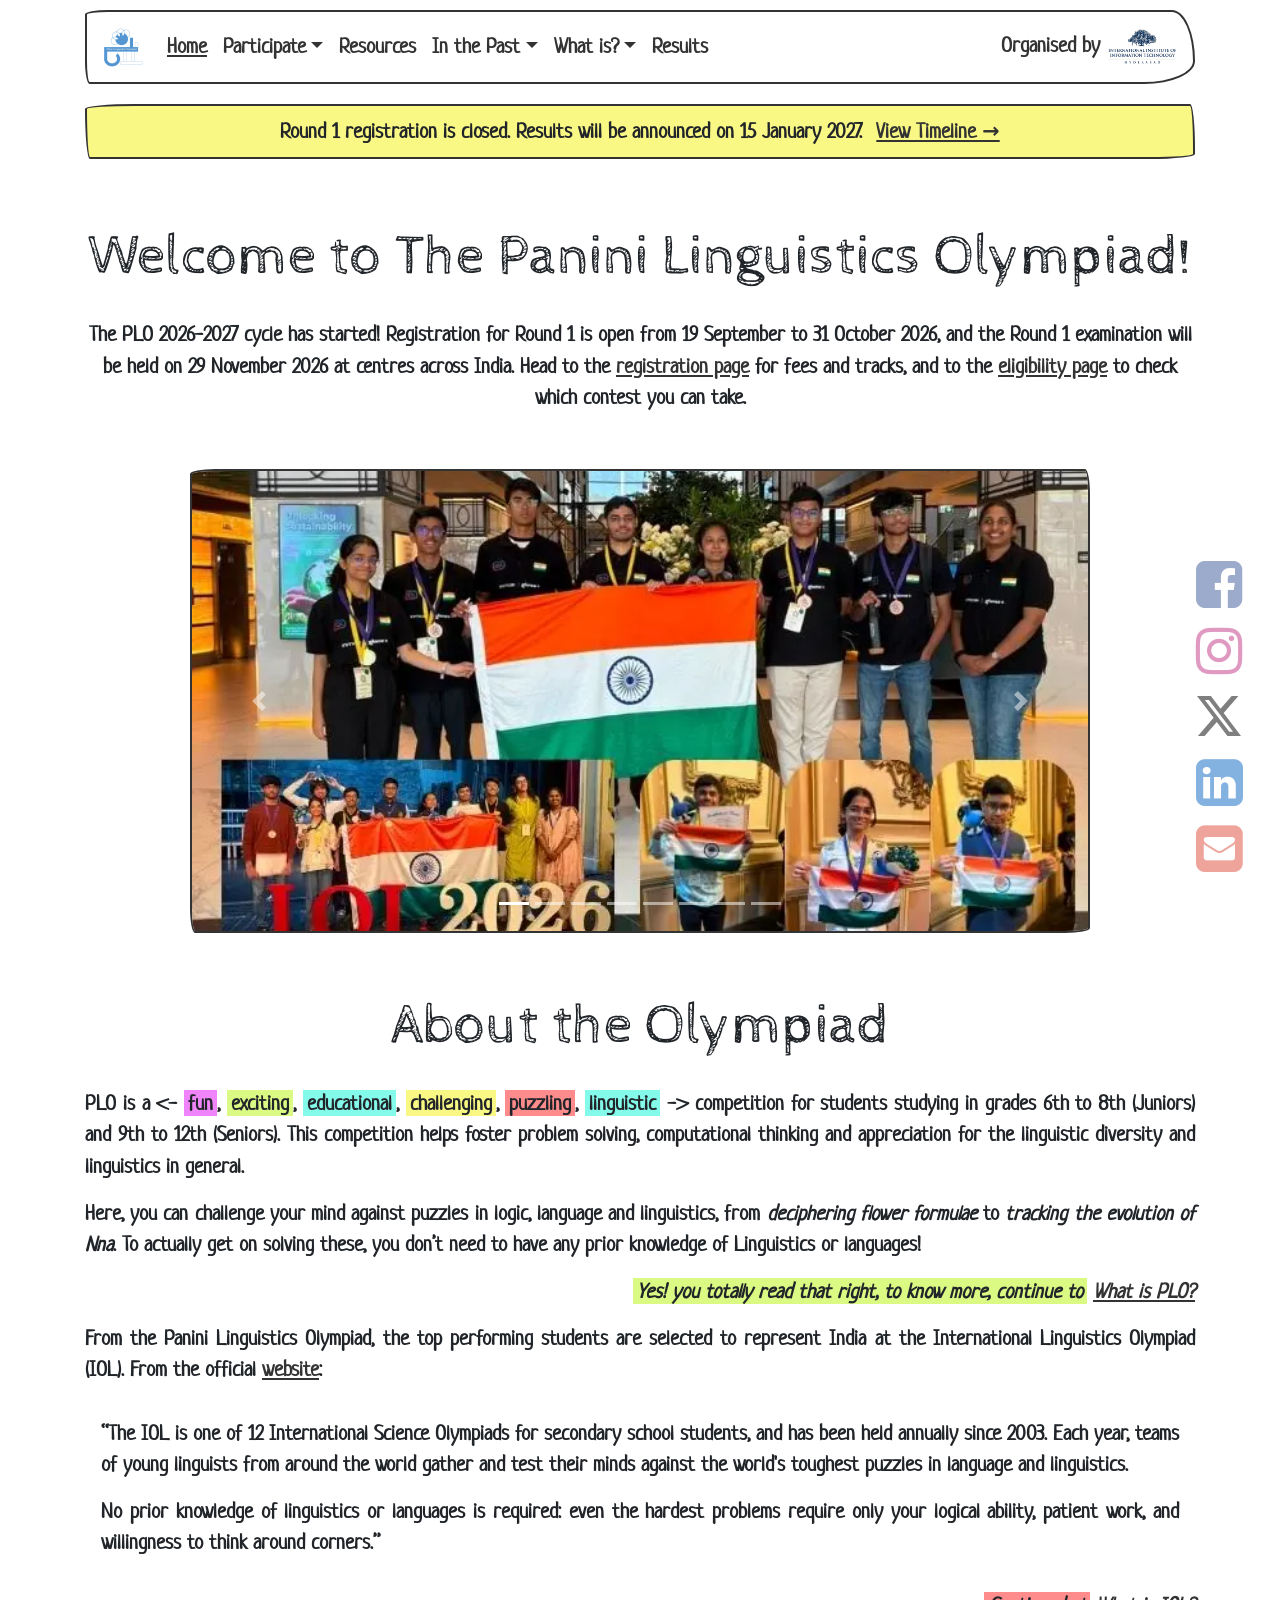
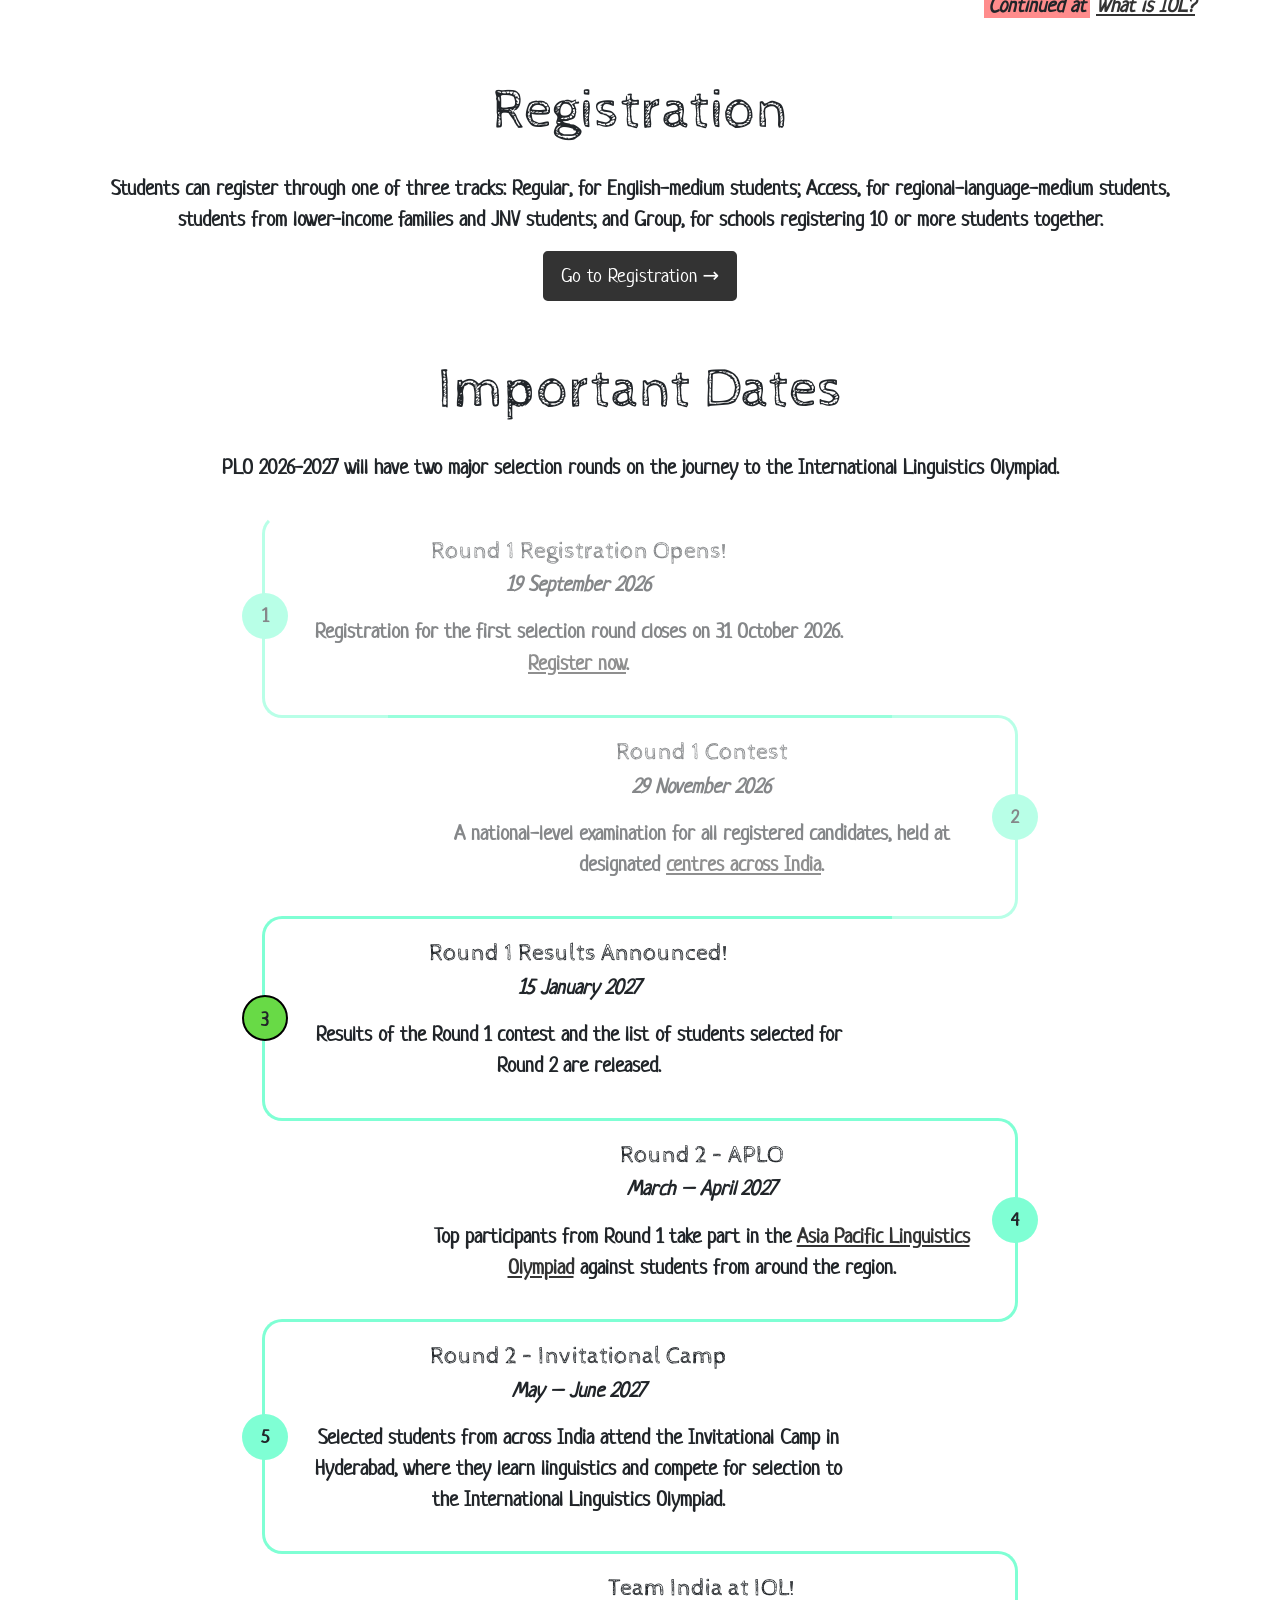
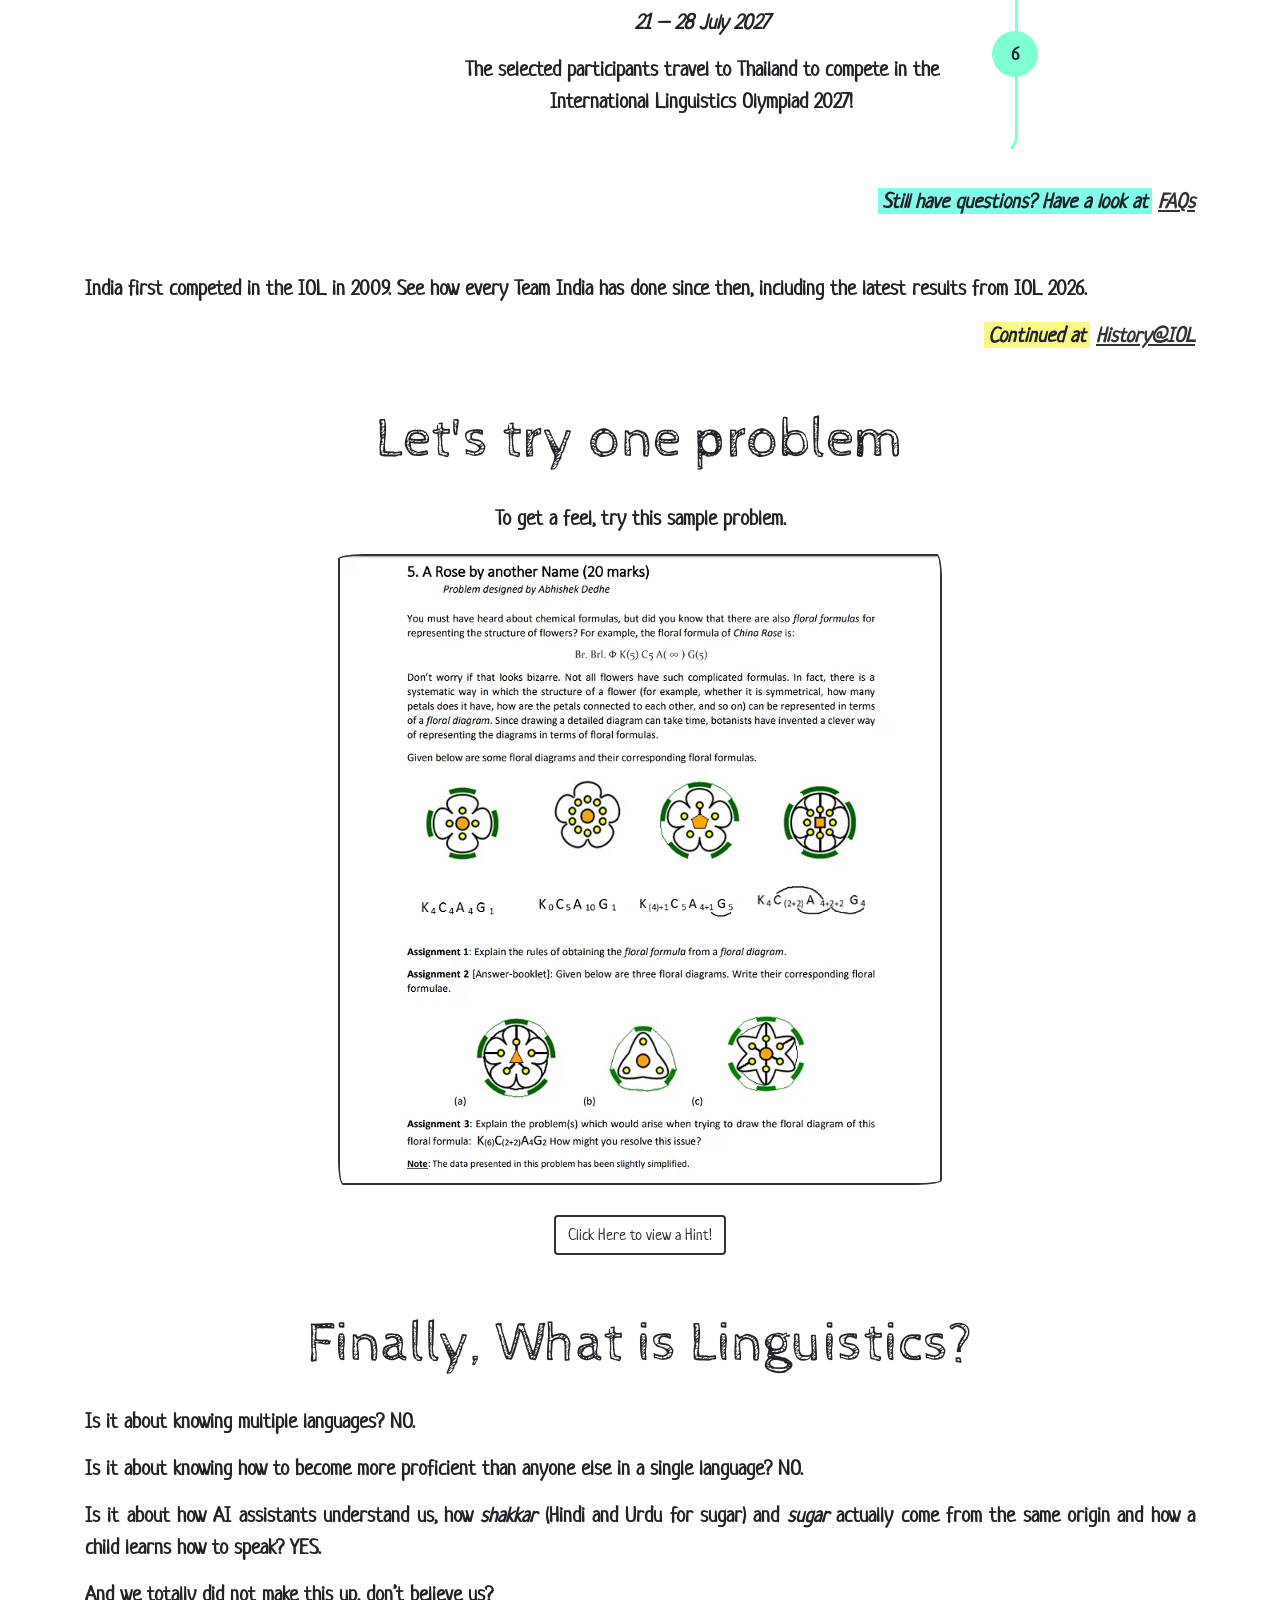
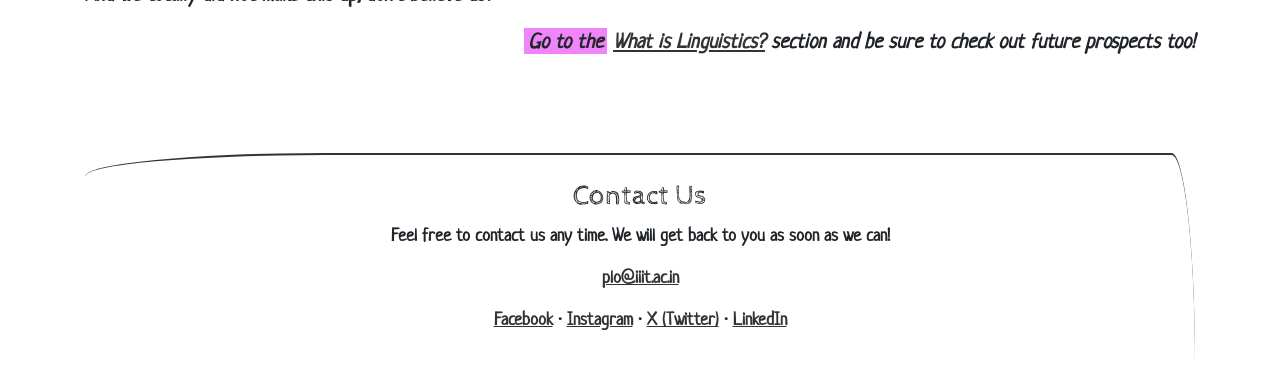
<file: index.html>
<!doctype html>
<html lang="en">
  <head>
    <meta charset="utf-8" />
    <meta name="viewport" content="width=device-width, initial-scale=1" />
    <meta
      name="description"
      content="PLO is a fun, exciting, educational, challenging, puzzling, linguistic competition for school students! Celebrate Linguistics and problem solving!"
    />
    <title>Panini Linguistics Olympiad</title>
    <link rel="icon" href="favicon.ico" />
    <link rel="preconnect" href="https://fonts.googleapis.com" />
    <link rel="preconnect" href="https://fonts.gstatic.com" crossorigin />
    <link rel="stylesheet" href="https://fonts.googleapis.com/css?family=Neucha|Cabin+Sketch&display=swap" />
    <link
      rel="stylesheet"
      href="https://cdnjs.cloudflare.com/ajax/libs/font-awesome/4.7.0/css/font-awesome.min.css"
    />
    <link rel="stylesheet" href="css/theme.css" />
    <link rel="stylesheet" href="css/site.css" />
  </head>
  <body>
    <div class="container">
      <nav class="navbar navbar-expand-lg navbar-light bg-light">
        <a class="navbar-brand" href="index.html"><img src="images/logo.png" alt="PLO logo" /></a>
        <button
          class="navbar-toggler"
          type="button"
          data-toggle="collapse"
          data-target="#mainNav"
          aria-controls="mainNav"
          aria-expanded="false"
          aria-label="Toggle navigation"
        >
          <span class="navbar-toggler-icon"></span>
        </button>
        <div class="collapse navbar-collapse" id="mainNav">
          <ul class="navbar-nav mr-auto">
            <li class="nav-item active"><a class="nav-link" href="index.html">Home</a></li>
            <li class="nav-item dropdown">
              <a
                class="nav-link dropdown-toggle"
                href="#"
                id="nav-participate"
                role="button"
                data-toggle="dropdown"
                aria-haspopup="true"
                aria-expanded="false"
                >Participate</a
              >
              <div class="dropdown-menu" aria-labelledby="nav-participate">
                <a class="dropdown-item" href="registration.html">Registration</a
                ><a class="dropdown-item" href="eligibility.html">Eligibility</a
                ><a class="dropdown-item" href="centres.html">Centres &amp; Exam Day</a
                ><a class="dropdown-item" href="faq.html">FAQs</a>
              </div>
            </li>
            <li class="nav-item"><a class="nav-link" href="resources.html">Resources</a></li>
            <li class="nav-item dropdown">
              <a
                class="nav-link dropdown-toggle"
                href="#"
                id="nav-past"
                role="button"
                data-toggle="dropdown"
                aria-haspopup="true"
                aria-expanded="false"
                >In the Past</a
              >
              <div class="dropdown-menu" aria-labelledby="nav-past">
                <a class="dropdown-item" href="previous.html">Results Archive</a>
                <div class="dropdown-divider"></div>
                <a
                  class="dropdown-item"
                  href="https://ltrc.iiit.ac.in/plo/archives/2026/index.html"
                  target="_blank"
                  rel="noopener"
                  >2026 Archive ↗</a
                ><a
                  class="dropdown-item"
                  href="https://ltrc.iiit.ac.in/plo/archives/2025/index.html"
                  target="_blank"
                  rel="noopener"
                  >2025 Archive ↗</a
                >
              </div>
            </li>
            <li class="nav-item dropdown">
              <a
                class="nav-link dropdown-toggle"
                href="#"
                id="nav-whatis"
                role="button"
                data-toggle="dropdown"
                aria-haspopup="true"
                aria-expanded="false"
                >What is?</a
              >
              <div class="dropdown-menu" aria-labelledby="nav-whatis">
                <a class="dropdown-item" href="olympiad.html#plo">Panini Linguistics Olympiad</a
                ><a class="dropdown-item" href="olympiad.html#iol">International Linguistics Olympiad</a
                ><a class="dropdown-item" href="olympiad.html#aplo">Asia Pacific Linguistics Olympiad</a
                ><a class="dropdown-item" href="linguistics.html">Linguistics</a>
                <div class="dropdown-divider"></div>
                <a class="dropdown-item" href="team.html">Who we are (Team)</a>
              </div>
            </li>
            <li class="nav-item"><a class="nav-link" href="results.html">Results</a></li>
          </ul>
          <a
            class="btn btn-outline-primary btn-sm signin-tab"
            href="#"
            data-portal-show="portal"
            data-portal-href="/"
            hidden
            >Sign in</a
          >
          <span class="organised-by navbar-text">
            Organised by <img src="images/iiit-logo.png" alt="IIIT Hyderabad" />
          </span>
        </div>
      </nav>

      <div class="announce">
        <span id="banner-text">PLO 2026-2027 Registration is OPEN — Last date 31 October 2026!</span>
        <a href="registration.html" id="banner-link">Register Now →</a>
      </div>
    </div>

    <main class="container">
      <section id="home-heading" class="page-section">
        <h1>Welcome to The Panini Linguistics Olympiad!</h1>
        <p class="lead-center">
          The <strong>PLO 2026-2027</strong> cycle has started! Registration for <strong>Round 1</strong> is
          open from <strong>19 September to 31 October 2026</strong>, and the Round 1 examination will be held
          on <strong>29 November 2026</strong> at centres across India. Head to the
          <a href="registration.html">registration page</a> for fees and tracks, and to the
          <a href="eligibility.html">eligibility page</a> to check which contest you can take.
        </p>
      </section>

      <p class="portal-callout lead-center" data-portal-show="hall_tickets" hidden>
        <span class="text-highlight yellow">Hall tickets for PLO 2027 Round 1 are out!</span>
        <a href="#" data-portal-href="/">Download yours →</a>
      </p>
      <p class="portal-callout lead-center" data-portal-show="results" hidden>
        <span class="text-highlight green">PLO 2027 Round 1 results are out!</span>
        <a href="#" data-portal-href="/">Sign in to check yours →</a>
      </p>

      <div id="plo-carousel" class="carousel slide sketch-frame" data-ride="carousel" data-interval="4000">
        <ol class="carousel-indicators">
          <li data-target="#plo-carousel" data-slide-to="0" class="active"></li>
          <li data-target="#plo-carousel" data-slide-to="1"></li>
          <li data-target="#plo-carousel" data-slide-to="2"></li>
          <li data-target="#plo-carousel" data-slide-to="3"></li>
          <li data-target="#plo-carousel" data-slide-to="4"></li>
          <li data-target="#plo-carousel" data-slide-to="5"></li>
          <li data-target="#plo-carousel" data-slide-to="6"></li>
          <li data-target="#plo-carousel" data-slide-to="7"></li>
        </ol>
        <div class="carousel-inner">
          <div class="carousel-item active">
            <img
              fetchpriority="high"
              src="images/plo-carousel/PLO-1.webp"
              srcset="images/plo-carousel/PLO-1.webp 700w"
              sizes="(max-width: 767px) 100vw, 900px"
              alt="PLO participants"
            />
          </div>
          <div class="carousel-item">
            <img
              loading="lazy"
              src="images/plo-carousel/PLO-2.webp"
              srcset="images/plo-carousel/PLO-2-sm.webp 800w, images/plo-carousel/PLO-2.webp 1200w"
              sizes="(max-width: 767px) 100vw, 900px"
              alt="PLO participants"
            />
          </div>
          <div class="carousel-item">
            <img
              loading="lazy"
              src="images/plo-carousel/PLO-3.webp"
              srcset="images/plo-carousel/PLO-3-sm.webp 800w, images/plo-carousel/PLO-3.webp 1200w"
              sizes="(max-width: 767px) 100vw, 900px"
              alt="PLO participants"
            />
          </div>
          <div class="carousel-item">
            <img
              loading="lazy"
              src="images/plo-carousel/PLO-4.webp"
              srcset="images/plo-carousel/PLO-4-sm.webp 800w, images/plo-carousel/PLO-4.webp 1200w"
              sizes="(max-width: 767px) 100vw, 900px"
              alt="PLO participants"
            />
          </div>
          <div class="carousel-item">
            <img
              loading="lazy"
              src="images/plo-carousel/PLO-5.webp"
              srcset="images/plo-carousel/PLO-5-sm.webp 800w, images/plo-carousel/PLO-5.webp 1200w"
              sizes="(max-width: 767px) 100vw, 900px"
              alt="PLO participants"
            />
          </div>
          <div class="carousel-item">
            <img
              loading="lazy"
              src="images/plo26_2.webp"
              srcset="images/plo26_2-sm.webp 800w, images/plo26_2.webp 1200w"
              sizes="(max-width: 767px) 100vw, 900px"
              alt="PLO 2026 Invitational Camp at IIIT Hyderabad"
            />
          </div>
          <div class="carousel-item">
            <img
              loading="lazy"
              src="images/img_1.webp"
              srcset="images/img_1-sm.webp 800w, images/img_1.webp 1200w"
              sizes="(max-width: 767px) 100vw, 900px"
              alt="Team India with Team Nepal at IOL 2023, Bansko"
            />
          </div>
          <div class="carousel-item">
            <img
              loading="lazy"
              src="images/img_6.webp"
              srcset="images/img_6-sm.webp 800w, images/img_6.webp 1200w"
              sizes="(max-width: 767px) 100vw, 900px"
              alt="Award ceremony at IOL 2023, Bansko"
            />
          </div>
        </div>
        <a class="carousel-control-prev" href="#plo-carousel" role="button" data-slide="prev">
          <span class="carousel-control-prev-icon" aria-hidden="true"></span
          ><span class="sr-only">Previous</span>
        </a>
        <a class="carousel-control-next" href="#plo-carousel" role="button" data-slide="next">
          <span class="carousel-control-next-icon" aria-hidden="true"></span><span class="sr-only">Next</span>
        </a>
      </div>

      <section id="home-about" class="page-section">
        <h1>About the Olympiad</h1>
        <p>
          PLO is a &lt;-
          <span class="text-highlight pink">fun</span>, <span class="text-highlight green">exciting</span>,
          <span class="text-highlight blue">educational</span>,
          <span class="text-highlight yellow">challenging</span>,
          <span class="text-highlight red">puzzling</span>,
          <span class="text-highlight blue">linguistic</span> -&gt; competition for students studying in
          grades 6th to 8th (Juniors) and 9th to 12th (Seniors). This competition helps foster problem
          solving, computational thinking and appreciation for the linguistic diversity and linguistics in
          general.
        </p>
        <p>
          Here, you can challenge your mind against puzzles in logic, language and linguistics, from
          <em>deciphering flower formulae</em> to <em>tracking the evolution of Nna</em>. To actually get on
          solving these, you don’t need to have any prior knowledge of Linguistics or languages!
        </p>
        <p class="continued">
          <span class="text-highlight green"
            >Yes! you totally read that right, to know more, continue to</span
          >
          <a href="olympiad.html#plo">What is PLO?</a>
        </p>
        <p>
          From the Panini Linguistics Olympiad, the top performing students are selected to represent India at
          the International Linguistics Olympiad (IOL). From the official
          <a href="https://ioling.org/" target="_blank" rel="noopener">website</a>:
        </p>
        <blockquote class="blockquote p-3">
          <p>
            “The IOL is one of 12 International Science Olympiads for secondary school students, and has been
            held annually since 2003. Each year, teams of young linguists from around the world gather and
            test their minds against the world's toughest puzzles in language and linguistics.
          </p>
          <p class="mb-0">
            No prior knowledge of linguistics or languages is required: even the hardest problems require only
            your logical ability, patient work, and willingness to think around corners.”
          </p>
        </blockquote>
        <p class="continued">
          <span class="text-highlight red">Continued at</span> <a href="olympiad.html#iol">What is IOL?</a>
        </p>
      </section>

      <section id="home-registration" class="page-section">
        <h1>Registration</h1>
        <p class="lead-center">
          Students can register through one of three tracks: <strong>Regular</strong>, for English-medium
          students; <strong>Access</strong>, for regional-language-medium students, students from lower-income
          families and JNV students; and <strong>Group</strong>, for schools registering 10 or more students
          together.
        </p>
        <p class="text-center">
          <a class="btn btn-primary btn-lg" href="registration.html">Go to Registration →</a>
        </p>
      </section>

      <section id="home-timeline" class="page-section">
        <h1>Important Dates</h1>
        <p class="lead-center">
          PLO 2026-2027 will have two major selection rounds on the journey to the International Linguistics
          Olympiad.
        </p>
        <div class="timeline">
          <div class="timeline-event left" data-date="2026-10-31">
            <span class="circle">1</span>
            <h4>Round 1 Registration Opens!</h4>
            <p class="when">19 September 2026</p>
            <p>
              Registration for the first selection round closes on <strong>31 October 2026</strong>.
              <a href="registration.html">Register now</a>.
            </p>
          </div>
          <div class="timeline-event right" data-date="2026-11-29">
            <span class="circle">2</span>
            <h4>Round 1 Contest</h4>
            <p class="when">29 November 2026</p>
            <p>
              A national-level examination for all registered candidates, held at designated
              <a href="centres.html">centres across India</a>.
            </p>
          </div>
          <div class="timeline-event left" data-date="2027-01-15">
            <span class="circle">3</span>
            <h4>Round 1 Results Announced!</h4>
            <p class="when">15 January 2027</p>
            <p>Results of the Round 1 contest and the list of students selected for Round 2 are released.</p>
          </div>
          <div class="timeline-event right" data-date="2027-04-30">
            <span class="circle">4</span>
            <h4>Round 2 – APLO</h4>
            <p class="when">March – April 2027</p>
            <p>
              Top participants from Round 1 take part in the
              <a href="olympiad.html#aplo">Asia Pacific Linguistics Olympiad</a> against students from around
              the region.
            </p>
          </div>
          <div class="timeline-event left" data-date="2027-06-30">
            <span class="circle">5</span>
            <h4>Round 2 – Invitational Camp</h4>
            <p class="when">May – June 2027</p>
            <p>
              Selected students from across India attend the Invitational Camp in Hyderabad, where they learn
              linguistics and compete for selection to the International Linguistics Olympiad.
            </p>
          </div>
          <div class="timeline-event right" data-date="2027-07-28">
            <span class="circle">6</span>
            <h4>Team India at IOL!</h4>
            <p class="when">21 – 28 July 2027</p>
            <p>
              The selected participants travel to Thailand to compete in the International Linguistics
              Olympiad 2027!
            </p>
          </div>
        </div>
        <p class="continued">
          <span class="text-highlight blue">Still have questions? Have a look at</span>
          <a href="faq.html">FAQs</a>
        </p>
      </section>

      <section id="home-history" class="page-section">
        <p>
          India first competed in the IOL in 2009. See how every Team India has done since then, including the
          latest results from IOL 2026.
        </p>
        <p class="continued">
          <span class="text-highlight yellow">Continued at</span> <a href="previous.html">History@IOL</a>
        </p>
      </section>

      <section id="home-question" class="page-section">
        <h1>Let's try one problem</h1>
        <p class="lead-center">To get a feel, try this sample problem.</p>
        <figure class="sketch">
          <img
            loading="lazy"
            class="sketch-img"
            src="images/example.webp"
            alt="Sample linguistics problem: A Rose by another Name"
          />
        </figure>
        <p class="text-center">
          <button type="button" class="btn btn-outline-primary" id="hint-btn">
            Click Here to view a Hint!
          </button>
        </p>
        <div id="hint" class="card">
          <div class="card-body text-center">
            <p class="mb-1"><strong>K</strong> = outermost green layer</p>
            <p class="mb-1"><strong>C</strong> = next whorl</p>
            <p class="mb-1"><strong>A</strong> = next – the yellow dots, and</p>
            <p class="mb-1"><strong>G</strong> the innermost = orange.</p>
            <p>The number of elements in the whorl is subscripted.</p>
            <p class="mb-0">
              To view the full solution, find this problem on the <a href="resources.html">Resources page</a>.
            </p>
          </div>
        </div>
      </section>

      <section id="home-linguistics" class="page-section">
        <h1>Finally, What is Linguistics?</h1>
        <p>Is it about knowing multiple languages? <strong>NO.</strong></p>
        <p>
          Is it about knowing how to become more proficient than anyone else in a single language?
          <strong>NO.</strong>
        </p>
        <p>
          Is it about how AI assistants understand us, how <em>shakkar</em> (Hindi and Urdu for sugar) and
          <em>sugar</em> actually come from the same origin and how a child learns how to speak?
          <strong>YES.</strong>
        </p>
        <p>And we totally did not make this up, don’t believe us?</p>
        <p class="continued">
          <span class="text-highlight pink">Go to the</span>
          <a href="linguistics.html">What is Linguistics?</a>
          section and be sure to check out future prospects too!
        </p>
      </section>
    </main>

    <div class="container">
      <footer class="site-footer" id="contact">
        <h3>Contact Us</h3>
        <p>Feel free to contact us any time. We will get back to you as soon as we can!</p>
        <p><a href="mailto:plo@iiit.ac.in">plo@iiit.ac.in</a></p>
        <p>
          <a href="https://www.facebook.com/PaniniLinguisticsOlympiad/" target="_blank" rel="noopener"
            >Facebook</a
          >
          · <a href="https://www.instagram.com/plo_india/" target="_blank" rel="noopener">Instagram</a> ·
          <a href="https://x.com/OlympiadPanini" target="_blank" rel="noopener">X (Twitter)</a> ·
          <a href="https://www.linkedin.com/company/paninilingoly" target="_blank" rel="noopener">LinkedIn</a>
        </p>
      </footer>
    </div>

    <div class="social">
      <div id="social-facebook">
        <a
          href="https://www.facebook.com/PaniniLinguisticsOlympiad/"
          target="_blank"
          rel="noopener"
          aria-label="Facebook"
          ><i class="fa fa-facebook-square"></i
        ></a>
      </div>
      <div id="social-instagram">
        <a href="https://www.instagram.com/plo_india/" target="_blank" rel="noopener" aria-label="Instagram"
          ><i class="fa fa-instagram"></i
        ></a>
      </div>
      <div id="social-x">
        <a href="https://x.com/OlympiadPanini" target="_blank" rel="noopener" aria-label="X (Twitter)"
          ><svg class="x-logo" viewBox="0 0 24 24" aria-hidden="true">
            <path
              d="M18.901 1.153h3.68l-8.04 9.19L24 22.846h-7.406l-5.8-7.584-6.638 7.584H.474l8.6-9.83L0 1.154h7.594l5.243 6.932ZM17.61 20.644h2.039L6.486 3.24H4.298Z"
            /></svg
        ></a>
      </div>
      <div id="social-linkedin">
        <a
          href="https://www.linkedin.com/company/paninilingoly"
          target="_blank"
          rel="noopener"
          aria-label="LinkedIn"
          ><i class="fa fa-linkedin-square"></i
        ></a>
      </div>
      <div id="social-email">
        <a href="mailto:plo@iiit.ac.in" aria-label="Email"><i class="fa fa-envelope-square"></i></a>
      </div>
    </div>

    <script src="https://cdn.jsdelivr.net/npm/jquery@3.5.1/dist/jquery.slim.min.js"></script>
    <script src="https://cdn.jsdelivr.net/npm/bootstrap@4.6.1/dist/js/bootstrap.bundle.min.js"></script>
    <script src="js/site.js"></script>
  </body>
</html>
</file>
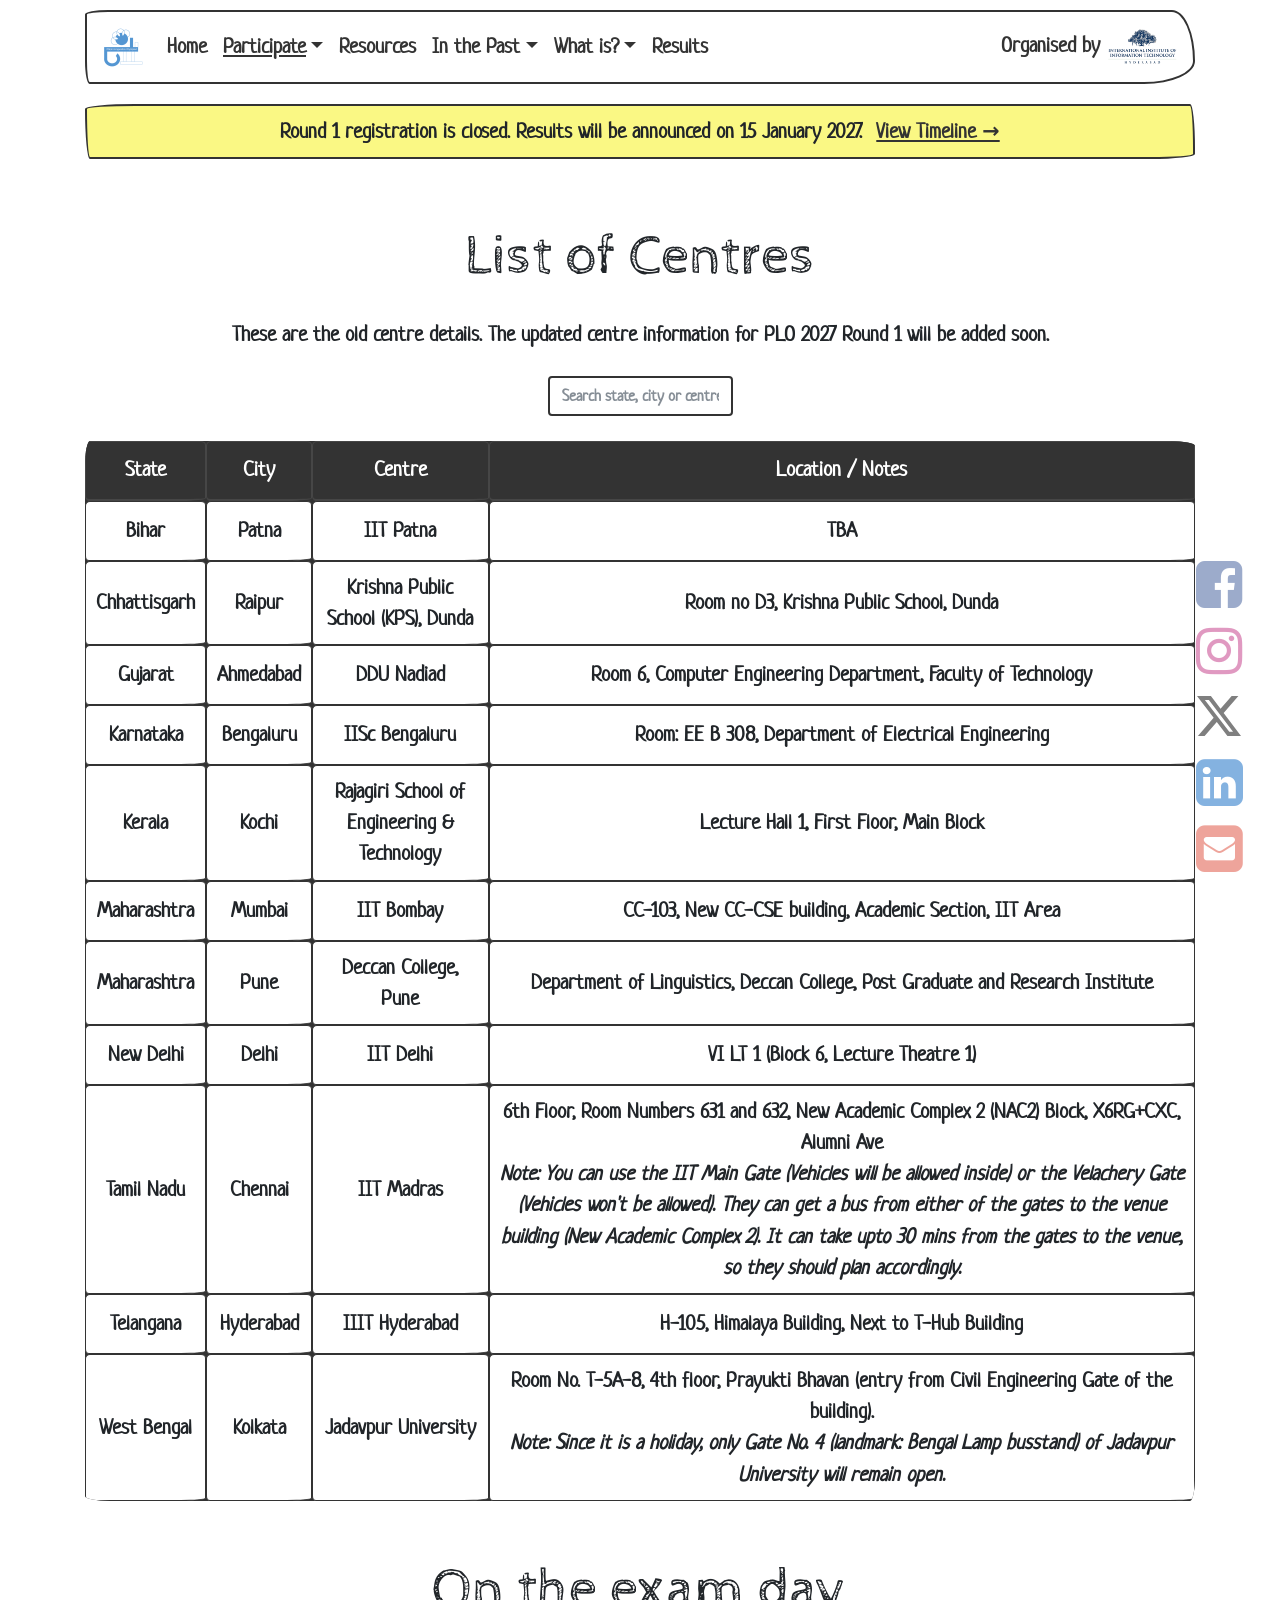
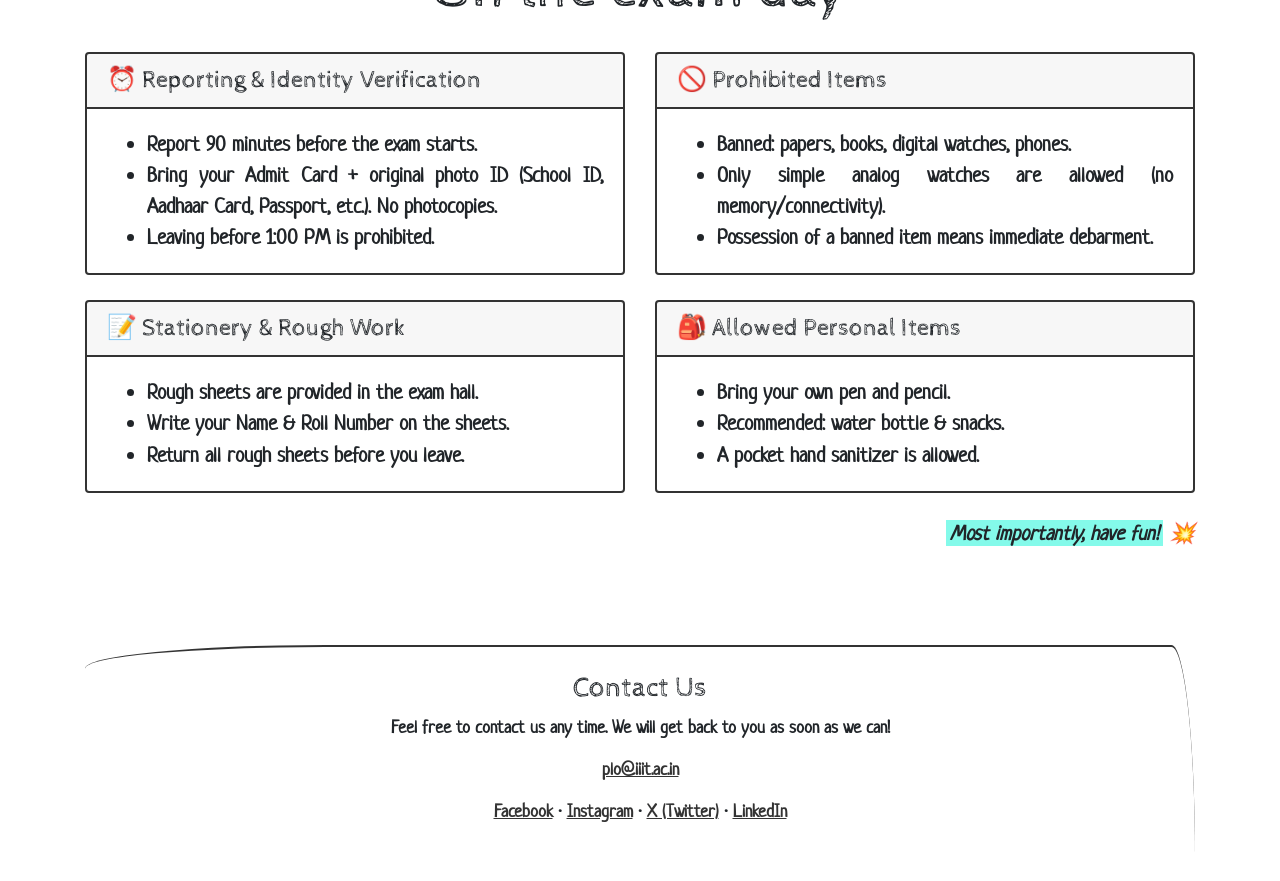
<file: centres.html>
<!doctype html>
<html lang="en">
  <head>
    <meta charset="utf-8" />
    <meta name="viewport" content="width=device-width, initial-scale=1" />
    <meta
      name="description"
      content="PLO is a fun, exciting, educational, challenging, puzzling, linguistic competition for school students! Celebrate Linguistics and problem solving!"
    />
    <title>Centres &amp; Exam Day | Panini Linguistics Olympiad</title>
    <link rel="icon" href="favicon.ico" />
    <link rel="preconnect" href="https://fonts.googleapis.com" />
    <link rel="preconnect" href="https://fonts.gstatic.com" crossorigin />
    <link rel="stylesheet" href="https://fonts.googleapis.com/css?family=Neucha|Cabin+Sketch&display=swap" />
    <link
      rel="stylesheet"
      href="https://cdnjs.cloudflare.com/ajax/libs/font-awesome/4.7.0/css/font-awesome.min.css"
    />
    <link rel="stylesheet" href="css/theme.css" />
    <link rel="stylesheet" href="css/site.css" />
  </head>
  <body>
    <div class="container">
      <nav class="navbar navbar-expand-lg navbar-light bg-light">
        <a class="navbar-brand" href="index.html"><img src="images/logo.png" alt="PLO logo" /></a>
        <button
          class="navbar-toggler"
          type="button"
          data-toggle="collapse"
          data-target="#mainNav"
          aria-controls="mainNav"
          aria-expanded="false"
          aria-label="Toggle navigation"
        >
          <span class="navbar-toggler-icon"></span>
        </button>
        <div class="collapse navbar-collapse" id="mainNav">
          <ul class="navbar-nav mr-auto">
            <li class="nav-item"><a class="nav-link" href="index.html">Home</a></li>
            <li class="nav-item dropdown active">
              <a
                class="nav-link dropdown-toggle"
                href="#"
                id="nav-participate"
                role="button"
                data-toggle="dropdown"
                aria-haspopup="true"
                aria-expanded="false"
                >Participate</a
              >
              <div class="dropdown-menu" aria-labelledby="nav-participate">
                <a class="dropdown-item" href="registration.html">Registration</a
                ><a class="dropdown-item" href="eligibility.html">Eligibility</a
                ><a class="dropdown-item" href="centres.html">Centres &amp; Exam Day</a
                ><a class="dropdown-item" href="faq.html">FAQs</a>
              </div>
            </li>
            <li class="nav-item"><a class="nav-link" href="resources.html">Resources</a></li>
            <li class="nav-item dropdown">
              <a
                class="nav-link dropdown-toggle"
                href="#"
                id="nav-past"
                role="button"
                data-toggle="dropdown"
                aria-haspopup="true"
                aria-expanded="false"
                >In the Past</a
              >
              <div class="dropdown-menu" aria-labelledby="nav-past">
                <a class="dropdown-item" href="previous.html">Results Archive</a>
                <div class="dropdown-divider"></div>
                <a
                  class="dropdown-item"
                  href="https://ltrc.iiit.ac.in/plo/archives/2026/index.html"
                  target="_blank"
                  rel="noopener"
                  >2026 Archive ↗</a
                ><a
                  class="dropdown-item"
                  href="https://ltrc.iiit.ac.in/plo/archives/2025/index.html"
                  target="_blank"
                  rel="noopener"
                  >2025 Archive ↗</a
                >
              </div>
            </li>
            <li class="nav-item dropdown">
              <a
                class="nav-link dropdown-toggle"
                href="#"
                id="nav-whatis"
                role="button"
                data-toggle="dropdown"
                aria-haspopup="true"
                aria-expanded="false"
                >What is?</a
              >
              <div class="dropdown-menu" aria-labelledby="nav-whatis">
                <a class="dropdown-item" href="olympiad.html#plo">Panini Linguistics Olympiad</a
                ><a class="dropdown-item" href="olympiad.html#iol">International Linguistics Olympiad</a
                ><a class="dropdown-item" href="olympiad.html#aplo">Asia Pacific Linguistics Olympiad</a
                ><a class="dropdown-item" href="linguistics.html">Linguistics</a>
                <div class="dropdown-divider"></div>
                <a class="dropdown-item" href="team.html">Who we are (Team)</a>
              </div>
            </li>
            <li class="nav-item"><a class="nav-link" href="results.html">Results</a></li>
          </ul>
          <a
            class="btn btn-outline-primary btn-sm signin-tab"
            href="#"
            data-portal-show="portal"
            data-portal-href="/"
            hidden
            >Sign in</a
          >
          <span class="organised-by navbar-text">
            Organised by <img src="images/iiit-logo.png" alt="IIIT Hyderabad" />
          </span>
        </div>
      </nav>

      <div class="announce">
        <span id="banner-text">PLO 2026-2027 Registration is OPEN — Last date 31 October 2026!</span>
        <a href="registration.html" id="banner-link">Register Now →</a>
      </div>
    </div>

    <main class="container">
      <section class="page-section">
        <h1>List of Centres</h1>
        <p class="portal-callout lead-center" data-portal-show="hall_tickets" hidden>
          <span class="text-highlight yellow"
            >Hall tickets are out! Bring a printed copy to your centre.</span
          >
          <a href="#" data-portal-href="/">Download yours →</a>
        </p>
        <p class="lead-center">
          These are the old centre details. The updated centre information for PLO 2027 Round 1 will be added
          soon.
        </p>
        <form class="form-inline justify-content-center" onsubmit="return false">
          <input
            type="text"
            class="form-control"
            id="centreSearch"
            placeholder="Search state, city or centre..."
          />
        </form>
        <div class="table-responsive">
          <table class="table table-bordered">
            <thead class="thead-dark">
              <tr>
                <th>State</th>
                <th>City</th>
                <th>Centre</th>
                <th>Location / Notes</th>
              </tr>
            </thead>
            <tbody>
              <tr class="centre-item">
                <td><strong>Bihar</strong></td>
                <td>Patna</td>
                <td>IIT Patna</td>
                <td>TBA</td>
              </tr>
              <tr class="centre-item">
                <td><strong>Chhattisgarh</strong></td>
                <td>Raipur</td>
                <td>Krishna Public School (KPS), Dunda</td>
                <td>Room no D3, Krishna Public School, Dunda</td>
              </tr>
              <tr class="centre-item">
                <td><strong>Gujarat</strong></td>
                <td>Ahmedabad</td>
                <td>DDU Nadiad</td>
                <td>Room 6, Computer Engineering Department, Faculty of Technology</td>
              </tr>
              <tr class="centre-item">
                <td><strong>Karnataka</strong></td>
                <td>Bengaluru</td>
                <td>IISc Bengaluru</td>
                <td>Room: EE B 308, Department of Electrical Engineering</td>
              </tr>
              <tr class="centre-item">
                <td><strong>Kerala</strong></td>
                <td>Kochi</td>
                <td>Rajagiri School of Engineering & Technology</td>
                <td>Lecture Hall 1, First Floor, Main Block</td>
              </tr>
              <tr class="centre-item">
                <td><strong>Maharashtra</strong></td>
                <td>Mumbai</td>
                <td>IIT Bombay</td>
                <td>CC-103, New CC-CSE building, Academic Section, IIT Area</td>
              </tr>
              <tr class="centre-item">
                <td><strong>Maharashtra</strong></td>
                <td>Pune</td>
                <td>Deccan College, Pune</td>
                <td>Department of Linguistics, Deccan College, Post Graduate and Research Institute</td>
              </tr>
              <tr class="centre-item">
                <td><strong>New Delhi</strong></td>
                <td>Delhi</td>
                <td>IIT Delhi</td>
                <td>VI LT 1 (Block 6, Lecture Theatre 1)</td>
              </tr>
              <tr class="centre-item">
                <td><strong>Tamil Nadu</strong></td>
                <td>Chennai</td>
                <td>IIT Madras</td>
                <td>
                  6th Floor, Room Numbers 631 and 632, New Academic Complex 2 (NAC2) Block, X6RG+CXC, Alumni
                  Ave<br />
                  <em
                    ><strong>Note:</strong> You can use the IIT Main Gate (Vehicles will be allowed inside) or
                    the Velachery Gate (Vehicles won't be allowed). They can get a bus from either of the
                    gates to the venue building (New Academic Complex 2). It can take upto 30 mins from the
                    gates to the venue, so they should plan accordingly.</em
                  >
                </td>
              </tr>
              <tr class="centre-item">
                <td><strong>Telangana</strong></td>
                <td>Hyderabad</td>
                <td>IIIT Hyderabad</td>
                <td>H-105, Himalaya Building, Next to T-Hub Building</td>
              </tr>
              <tr class="centre-item">
                <td><strong>West Bengal</strong></td>
                <td>Kolkata</td>
                <td>Jadavpur University</td>
                <td>
                  Room No. T-5A-8, 4th floor, Prayukti Bhavan (entry from Civil Engineering Gate of the
                  building).<br />
                  <em
                    ><strong>Note:</strong> Since it is a holiday, only Gate No. 4 (landmark: Bengal Lamp
                    busstand) of Jadavpur University will remain open.</em
                  >
                </td>
              </tr>
            </tbody>
          </table>
        </div>
      </section>

      <section class="page-section">
        <h1>On the exam day</h1>
        <div class="row">
          <div class="col-md-6">
            <div class="card">
              <div class="card-header"><h4 class="mb-0">⏰ Reporting &amp; Identity Verification</h4></div>
              <div class="card-body">
                <ul class="mb-0">
                  <li>Report <strong>90 minutes</strong> before the exam starts.</li>
                  <li>
                    Bring your <strong>Admit Card + original photo ID</strong> (School ID, Aadhaar Card,
                    Passport, etc.). No photocopies.
                  </li>
                  <li>Leaving before <strong>1:00 PM</strong> is prohibited.</li>
                </ul>
              </div>
            </div>
          </div>
          <div class="col-md-6">
            <div class="card">
              <div class="card-header"><h4 class="mb-0">🚫 Prohibited Items</h4></div>
              <div class="card-body">
                <ul class="mb-0">
                  <li>Banned: papers, books, digital watches, phones.</li>
                  <li>Only simple analog watches are allowed (no memory/connectivity).</li>
                  <li>Possession of a banned item means immediate debarment.</li>
                </ul>
              </div>
            </div>
          </div>
          <div class="col-md-6">
            <div class="card">
              <div class="card-header"><h4 class="mb-0">📝 Stationery &amp; Rough Work</h4></div>
              <div class="card-body">
                <ul class="mb-0">
                  <li>Rough sheets are provided in the exam hall.</li>
                  <li>Write your <strong>Name &amp; Roll Number</strong> on the sheets.</li>
                  <li>Return all rough sheets before you leave.</li>
                </ul>
              </div>
            </div>
          </div>
          <div class="col-md-6">
            <div class="card">
              <div class="card-header"><h4 class="mb-0">🎒 Allowed Personal Items</h4></div>
              <div class="card-body">
                <ul class="mb-0">
                  <li>Bring your own <strong>pen and pencil</strong>.</li>
                  <li>Recommended: water bottle &amp; snacks.</li>
                  <li>A pocket hand sanitizer is allowed.</li>
                </ul>
              </div>
            </div>
          </div>
        </div>
        <p class="continued"><span class="text-highlight blue">Most importantly, have fun!</span> 💥</p>
      </section>
    </main>

    <div class="container">
      <footer class="site-footer" id="contact">
        <h3>Contact Us</h3>
        <p>Feel free to contact us any time. We will get back to you as soon as we can!</p>
        <p><a href="mailto:plo@iiit.ac.in">plo@iiit.ac.in</a></p>
        <p>
          <a href="https://www.facebook.com/PaniniLinguisticsOlympiad/" target="_blank" rel="noopener"
            >Facebook</a
          >
          · <a href="https://www.instagram.com/plo_india/" target="_blank" rel="noopener">Instagram</a> ·
          <a href="https://x.com/OlympiadPanini" target="_blank" rel="noopener">X (Twitter)</a> ·
          <a href="https://www.linkedin.com/company/paninilingoly" target="_blank" rel="noopener">LinkedIn</a>
        </p>
      </footer>
    </div>

    <div class="social">
      <div id="social-facebook">
        <a
          href="https://www.facebook.com/PaniniLinguisticsOlympiad/"
          target="_blank"
          rel="noopener"
          aria-label="Facebook"
          ><i class="fa fa-facebook-square"></i
        ></a>
      </div>
      <div id="social-instagram">
        <a href="https://www.instagram.com/plo_india/" target="_blank" rel="noopener" aria-label="Instagram"
          ><i class="fa fa-instagram"></i
        ></a>
      </div>
      <div id="social-x">
        <a href="https://x.com/OlympiadPanini" target="_blank" rel="noopener" aria-label="X (Twitter)"
          ><svg class="x-logo" viewBox="0 0 24 24" aria-hidden="true">
            <path
              d="M18.901 1.153h3.68l-8.04 9.19L24 22.846h-7.406l-5.8-7.584-6.638 7.584H.474l8.6-9.83L0 1.154h7.594l5.243 6.932ZM17.61 20.644h2.039L6.486 3.24H4.298Z"
            /></svg
        ></a>
      </div>
      <div id="social-linkedin">
        <a
          href="https://www.linkedin.com/company/paninilingoly"
          target="_blank"
          rel="noopener"
          aria-label="LinkedIn"
          ><i class="fa fa-linkedin-square"></i
        ></a>
      </div>
      <div id="social-email">
        <a href="mailto:plo@iiit.ac.in" aria-label="Email"><i class="fa fa-envelope-square"></i></a>
      </div>
    </div>

    <script src="https://cdn.jsdelivr.net/npm/jquery@3.5.1/dist/jquery.slim.min.js"></script>
    <script src="https://cdn.jsdelivr.net/npm/bootstrap@4.6.1/dist/js/bootstrap.bundle.min.js"></script>
    <script src="js/site.js"></script>
  </body>
</html>
</file>
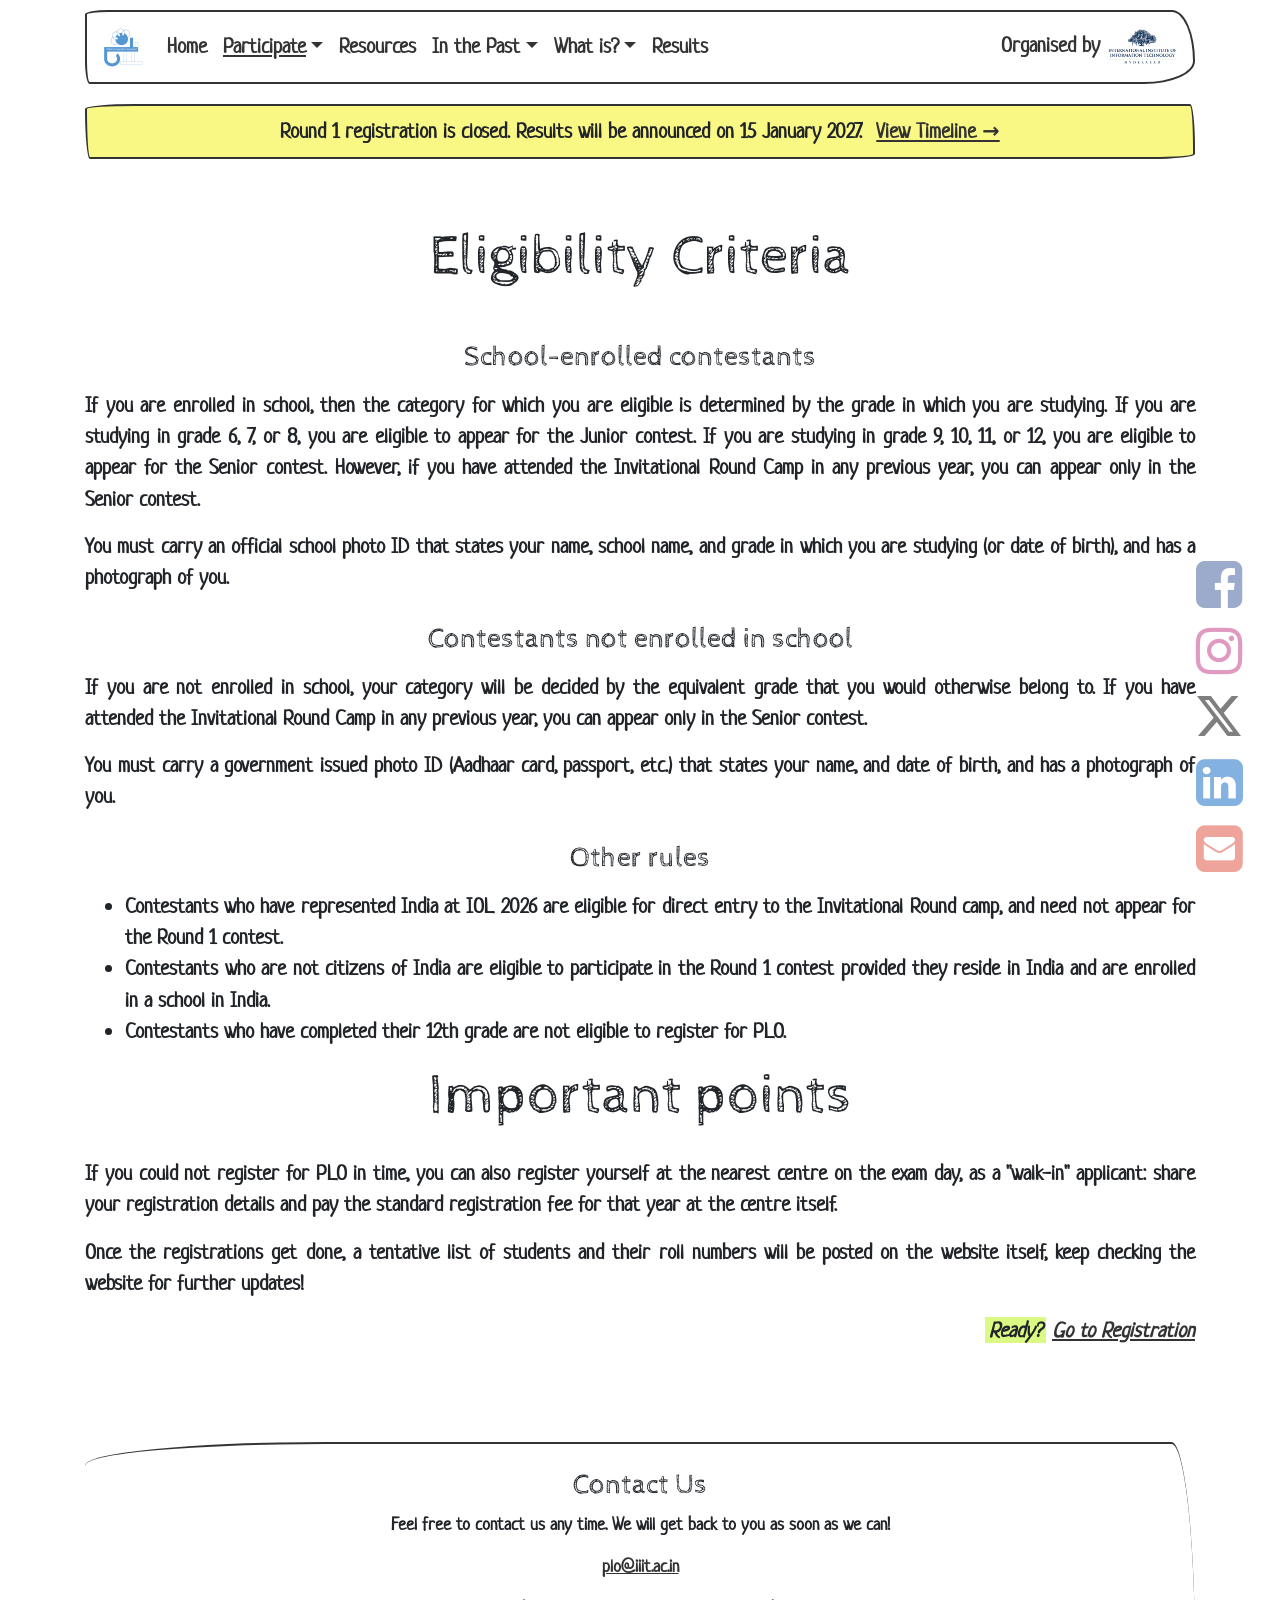
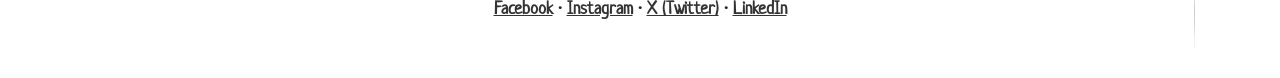
<file: eligibility.html>
<!doctype html>
<html lang="en">
  <head>
    <meta charset="utf-8" />
    <meta name="viewport" content="width=device-width, initial-scale=1" />
    <meta
      name="description"
      content="PLO is a fun, exciting, educational, challenging, puzzling, linguistic competition for school students! Celebrate Linguistics and problem solving!"
    />
    <title>Eligibility | Panini Linguistics Olympiad</title>
    <link rel="icon" href="favicon.ico" />
    <link rel="preconnect" href="https://fonts.googleapis.com" />
    <link rel="preconnect" href="https://fonts.gstatic.com" crossorigin />
    <link rel="stylesheet" href="https://fonts.googleapis.com/css?family=Neucha|Cabin+Sketch&display=swap" />
    <link
      rel="stylesheet"
      href="https://cdnjs.cloudflare.com/ajax/libs/font-awesome/4.7.0/css/font-awesome.min.css"
    />
    <link rel="stylesheet" href="css/theme.css" />
    <link rel="stylesheet" href="css/site.css" />
  </head>
  <body>
    <div class="container">
      <nav class="navbar navbar-expand-lg navbar-light bg-light">
        <a class="navbar-brand" href="index.html"><img src="images/logo.png" alt="PLO logo" /></a>
        <button
          class="navbar-toggler"
          type="button"
          data-toggle="collapse"
          data-target="#mainNav"
          aria-controls="mainNav"
          aria-expanded="false"
          aria-label="Toggle navigation"
        >
          <span class="navbar-toggler-icon"></span>
        </button>
        <div class="collapse navbar-collapse" id="mainNav">
          <ul class="navbar-nav mr-auto">
            <li class="nav-item"><a class="nav-link" href="index.html">Home</a></li>
            <li class="nav-item dropdown active">
              <a
                class="nav-link dropdown-toggle"
                href="#"
                id="nav-participate"
                role="button"
                data-toggle="dropdown"
                aria-haspopup="true"
                aria-expanded="false"
                >Participate</a
              >
              <div class="dropdown-menu" aria-labelledby="nav-participate">
                <a class="dropdown-item" href="registration.html">Registration</a
                ><a class="dropdown-item" href="eligibility.html">Eligibility</a
                ><a class="dropdown-item" href="centres.html">Centres &amp; Exam Day</a
                ><a class="dropdown-item" href="faq.html">FAQs</a>
              </div>
            </li>
            <li class="nav-item"><a class="nav-link" href="resources.html">Resources</a></li>
            <li class="nav-item dropdown">
              <a
                class="nav-link dropdown-toggle"
                href="#"
                id="nav-past"
                role="button"
                data-toggle="dropdown"
                aria-haspopup="true"
                aria-expanded="false"
                >In the Past</a
              >
              <div class="dropdown-menu" aria-labelledby="nav-past">
                <a class="dropdown-item" href="previous.html">Results Archive</a>
                <div class="dropdown-divider"></div>
                <a
                  class="dropdown-item"
                  href="https://ltrc.iiit.ac.in/plo/archives/2026/index.html"
                  target="_blank"
                  rel="noopener"
                  >2026 Archive ↗</a
                ><a
                  class="dropdown-item"
                  href="https://ltrc.iiit.ac.in/plo/archives/2025/index.html"
                  target="_blank"
                  rel="noopener"
                  >2025 Archive ↗</a
                >
              </div>
            </li>
            <li class="nav-item dropdown">
              <a
                class="nav-link dropdown-toggle"
                href="#"
                id="nav-whatis"
                role="button"
                data-toggle="dropdown"
                aria-haspopup="true"
                aria-expanded="false"
                >What is?</a
              >
              <div class="dropdown-menu" aria-labelledby="nav-whatis">
                <a class="dropdown-item" href="olympiad.html#plo">Panini Linguistics Olympiad</a
                ><a class="dropdown-item" href="olympiad.html#iol">International Linguistics Olympiad</a
                ><a class="dropdown-item" href="olympiad.html#aplo">Asia Pacific Linguistics Olympiad</a
                ><a class="dropdown-item" href="linguistics.html">Linguistics</a>
                <div class="dropdown-divider"></div>
                <a class="dropdown-item" href="team.html">Who we are (Team)</a>
              </div>
            </li>
            <li class="nav-item"><a class="nav-link" href="results.html">Results</a></li>
          </ul>
          <a
            class="btn btn-outline-primary btn-sm signin-tab"
            href="#"
            data-portal-show="portal"
            data-portal-href="/"
            hidden
            >Sign in</a
          >
          <span class="organised-by navbar-text">
            Organised by <img src="images/iiit-logo.png" alt="IIIT Hyderabad" />
          </span>
        </div>
      </nav>

      <div class="announce">
        <span id="banner-text">PLO 2026-2027 Registration is OPEN — Last date 31 October 2026!</span>
        <a href="registration.html" id="banner-link">Register Now →</a>
      </div>
    </div>

    <main class="container">
      <section class="page-section">
        <h1>Eligibility Criteria</h1>

        <h3>School-enrolled contestants</h3>
        <p>
          If you are enrolled in school, then the category for which you are eligible is determined by the
          grade in which you are studying. If you are studying in grade <strong>6, 7, or 8</strong>, you are
          eligible to appear for the <strong>Junior</strong> contest. If you are studying in grade
          <strong>9, 10, 11, or 12</strong>, you are eligible to appear for the
          <strong>Senior</strong> contest. However, if you have attended the Invitational Round Camp in any
          previous year, you can appear only in the Senior contest.
        </p>
        <p>
          You must carry an <strong>official school photo ID</strong> that states your name, school name, and
          grade in which you are studying (or date of birth), and has a photograph of you.
        </p>

        <h3>Contestants not enrolled in school</h3>
        <p>
          If you are not enrolled in school, your category will be decided by the equivalent grade that you
          would otherwise belong to. If you have attended the Invitational Round Camp in any previous year,
          you can appear only in the Senior contest.
        </p>
        <p>
          You must carry a <strong>government issued photo ID</strong> (Aadhaar card, passport, etc.) that
          states your name, and date of birth, and has a photograph of you.
        </p>

        <h3>Other rules</h3>
        <ul>
          <li>
            Contestants who have represented India at <strong>IOL 2026</strong> are eligible for direct entry
            to the Invitational Round camp, and need not appear for the Round 1 contest.
          </li>
          <li>
            Contestants who are not citizens of India are eligible to participate in the Round 1 contest
            provided they reside in India and are enrolled in a school in India.
          </li>
          <li>
            Contestants who have <strong>completed their 12th grade are not eligible</strong> to register for
            PLO.
          </li>
        </ul>

        <h1>Important points</h1>
        <p>
          If you could not register for PLO in time, you can also register yourself at the nearest centre on
          the exam day, as a <strong>"walk-in"</strong> applicant: share your registration details and pay the
          standard registration fee for that year at the centre itself.
        </p>
        <p>
          Once the registrations get done, a
          <strong>tentative list of students and their roll numbers</strong> will be posted on the website
          itself, keep checking the website for further updates!
        </p>
        <p class="continued">
          <span class="text-highlight green">Ready?</span> <a href="registration.html">Go to Registration</a>
        </p>
      </section>
    </main>

    <div class="container">
      <footer class="site-footer" id="contact">
        <h3>Contact Us</h3>
        <p>Feel free to contact us any time. We will get back to you as soon as we can!</p>
        <p><a href="mailto:plo@iiit.ac.in">plo@iiit.ac.in</a></p>
        <p>
          <a href="https://www.facebook.com/PaniniLinguisticsOlympiad/" target="_blank" rel="noopener"
            >Facebook</a
          >
          · <a href="https://www.instagram.com/plo_india/" target="_blank" rel="noopener">Instagram</a> ·
          <a href="https://x.com/OlympiadPanini" target="_blank" rel="noopener">X (Twitter)</a> ·
          <a href="https://www.linkedin.com/company/paninilingoly" target="_blank" rel="noopener">LinkedIn</a>
        </p>
      </footer>
    </div>

    <div class="social">
      <div id="social-facebook">
        <a
          href="https://www.facebook.com/PaniniLinguisticsOlympiad/"
          target="_blank"
          rel="noopener"
          aria-label="Facebook"
          ><i class="fa fa-facebook-square"></i
        ></a>
      </div>
      <div id="social-instagram">
        <a href="https://www.instagram.com/plo_india/" target="_blank" rel="noopener" aria-label="Instagram"
          ><i class="fa fa-instagram"></i
        ></a>
      </div>
      <div id="social-x">
        <a href="https://x.com/OlympiadPanini" target="_blank" rel="noopener" aria-label="X (Twitter)"
          ><svg class="x-logo" viewBox="0 0 24 24" aria-hidden="true">
            <path
              d="M18.901 1.153h3.68l-8.04 9.19L24 22.846h-7.406l-5.8-7.584-6.638 7.584H.474l8.6-9.83L0 1.154h7.594l5.243 6.932ZM17.61 20.644h2.039L6.486 3.24H4.298Z"
            /></svg
        ></a>
      </div>
      <div id="social-linkedin">
        <a
          href="https://www.linkedin.com/company/paninilingoly"
          target="_blank"
          rel="noopener"
          aria-label="LinkedIn"
          ><i class="fa fa-linkedin-square"></i
        ></a>
      </div>
      <div id="social-email">
        <a href="mailto:plo@iiit.ac.in" aria-label="Email"><i class="fa fa-envelope-square"></i></a>
      </div>
    </div>

    <script src="https://cdn.jsdelivr.net/npm/jquery@3.5.1/dist/jquery.slim.min.js"></script>
    <script src="https://cdn.jsdelivr.net/npm/bootstrap@4.6.1/dist/js/bootstrap.bundle.min.js"></script>
    <script src="js/site.js"></script>
  </body>
</html>
</file>
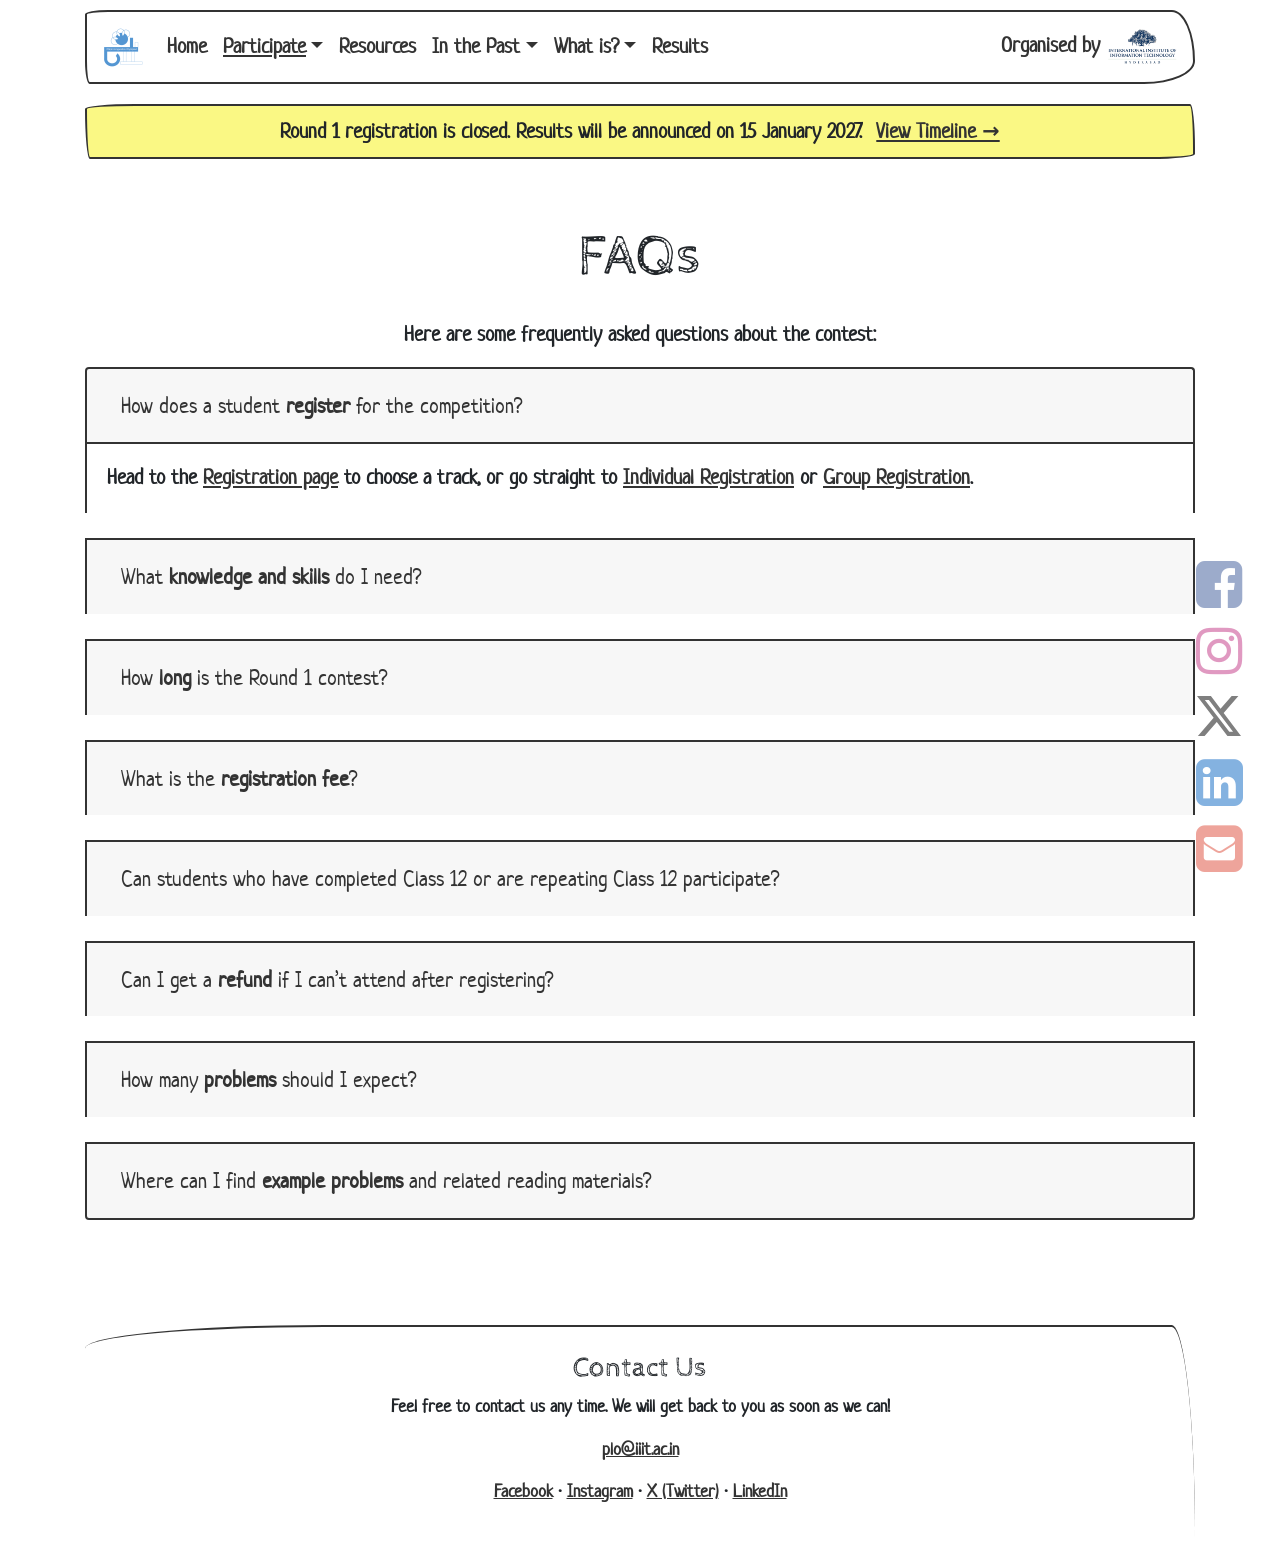
<file: faq.html>
<!doctype html>
<html lang="en">
  <head>
    <meta charset="utf-8" />
    <meta name="viewport" content="width=device-width, initial-scale=1" />
    <meta
      name="description"
      content="PLO is a fun, exciting, educational, challenging, puzzling, linguistic competition for school students! Celebrate Linguistics and problem solving!"
    />
    <title>FAQs | Panini Linguistics Olympiad</title>
    <link rel="icon" href="favicon.ico" />
    <link rel="preconnect" href="https://fonts.googleapis.com" />
    <link rel="preconnect" href="https://fonts.gstatic.com" crossorigin />
    <link rel="stylesheet" href="https://fonts.googleapis.com/css?family=Neucha|Cabin+Sketch&display=swap" />
    <link
      rel="stylesheet"
      href="https://cdnjs.cloudflare.com/ajax/libs/font-awesome/4.7.0/css/font-awesome.min.css"
    />
    <link rel="stylesheet" href="css/theme.css" />
    <link rel="stylesheet" href="css/site.css" />
  </head>
  <body>
    <div class="container">
      <nav class="navbar navbar-expand-lg navbar-light bg-light">
        <a class="navbar-brand" href="index.html"><img src="images/logo.png" alt="PLO logo" /></a>
        <button
          class="navbar-toggler"
          type="button"
          data-toggle="collapse"
          data-target="#mainNav"
          aria-controls="mainNav"
          aria-expanded="false"
          aria-label="Toggle navigation"
        >
          <span class="navbar-toggler-icon"></span>
        </button>
        <div class="collapse navbar-collapse" id="mainNav">
          <ul class="navbar-nav mr-auto">
            <li class="nav-item"><a class="nav-link" href="index.html">Home</a></li>
            <li class="nav-item dropdown active">
              <a
                class="nav-link dropdown-toggle"
                href="#"
                id="nav-participate"
                role="button"
                data-toggle="dropdown"
                aria-haspopup="true"
                aria-expanded="false"
                >Participate</a
              >
              <div class="dropdown-menu" aria-labelledby="nav-participate">
                <a class="dropdown-item" href="registration.html">Registration</a
                ><a class="dropdown-item" href="eligibility.html">Eligibility</a
                ><a class="dropdown-item" href="centres.html">Centres &amp; Exam Day</a
                ><a class="dropdown-item" href="faq.html">FAQs</a>
              </div>
            </li>
            <li class="nav-item"><a class="nav-link" href="resources.html">Resources</a></li>
            <li class="nav-item dropdown">
              <a
                class="nav-link dropdown-toggle"
                href="#"
                id="nav-past"
                role="button"
                data-toggle="dropdown"
                aria-haspopup="true"
                aria-expanded="false"
                >In the Past</a
              >
              <div class="dropdown-menu" aria-labelledby="nav-past">
                <a class="dropdown-item" href="previous.html">Results Archive</a>
                <div class="dropdown-divider"></div>
                <a
                  class="dropdown-item"
                  href="https://ltrc.iiit.ac.in/plo/archives/2026/index.html"
                  target="_blank"
                  rel="noopener"
                  >2026 Archive ↗</a
                ><a
                  class="dropdown-item"
                  href="https://ltrc.iiit.ac.in/plo/archives/2025/index.html"
                  target="_blank"
                  rel="noopener"
                  >2025 Archive ↗</a
                >
              </div>
            </li>
            <li class="nav-item dropdown">
              <a
                class="nav-link dropdown-toggle"
                href="#"
                id="nav-whatis"
                role="button"
                data-toggle="dropdown"
                aria-haspopup="true"
                aria-expanded="false"
                >What is?</a
              >
              <div class="dropdown-menu" aria-labelledby="nav-whatis">
                <a class="dropdown-item" href="olympiad.html#plo">Panini Linguistics Olympiad</a
                ><a class="dropdown-item" href="olympiad.html#iol">International Linguistics Olympiad</a
                ><a class="dropdown-item" href="olympiad.html#aplo">Asia Pacific Linguistics Olympiad</a
                ><a class="dropdown-item" href="linguistics.html">Linguistics</a>
                <div class="dropdown-divider"></div>
                <a class="dropdown-item" href="team.html">Who we are (Team)</a>
              </div>
            </li>
            <li class="nav-item"><a class="nav-link" href="results.html">Results</a></li>
          </ul>
          <a
            class="btn btn-outline-primary btn-sm signin-tab"
            href="#"
            data-portal-show="portal"
            data-portal-href="/"
            hidden
            >Sign in</a
          >
          <span class="organised-by navbar-text">
            Organised by <img src="images/iiit-logo.png" alt="IIIT Hyderabad" />
          </span>
        </div>
      </nav>

      <div class="announce">
        <span id="banner-text">PLO 2026-2027 Registration is OPEN — Last date 31 October 2026!</span>
        <a href="registration.html" id="banner-link">Register Now →</a>
      </div>
    </div>

    <main class="container">
      <section class="page-section">
        <h1>FAQs</h1>
        <p class="lead-center">
          Here are some <strong>frequently asked questions</strong> about the contest:
        </p>

        <div class="accordion" id="faq">
          <div class="card">
            <div class="card-header" id="q1">
              <button
                class="btn btn-link"
                type="button"
                data-toggle="collapse"
                data-target="#a1"
                aria-expanded="true"
                aria-controls="a1"
              >
                How does a student <strong>register</strong> for the competition?
              </button>
            </div>
            <div id="a1" class="collapse show" aria-labelledby="q1" data-parent="#faq">
              <div class="card-body">
                Head to the <a href="registration.html">Registration page</a> to choose a track, or go
                straight to
                <a href="https://payments.iiit.ac.in/plo2027/registration.php" target="_blank" rel="noopener"
                  >Individual Registration</a
                >
                or
                <a
                  href="https://payments.iiit.ac.in/plo2027/registration_group.php"
                  target="_blank"
                  rel="noopener"
                  >Group Registration</a
                >.
              </div>
            </div>
          </div>

          <div class="card">
            <div class="card-header" id="q2">
              <button
                class="btn btn-link collapsed"
                type="button"
                data-toggle="collapse"
                data-target="#a2"
                aria-expanded="false"
                aria-controls="a2"
              >
                What <strong>knowledge and skills</strong> do I need?
              </button>
            </div>
            <div id="a2" class="collapse" aria-labelledby="q2" data-parent="#faq">
              <div class="card-body">
                <p>
                  <strong>In short:</strong> You definitely need a fresh brain, a couple of pencils and pens
                  and a lot of patience!
                </p>
                <p class="mb-0">
                  <strong>Longer version:</strong> You mostly need logical thinking, as well as general
                  awareness of directions, calendars, etc. You do not need prior knowledge of linguistics,
                  computer science, programming, or foreign languages.
                </p>
              </div>
            </div>
          </div>

          <div class="card">
            <div class="card-header" id="q3">
              <button
                class="btn btn-link collapsed"
                type="button"
                data-toggle="collapse"
                data-target="#a3"
                aria-expanded="false"
                aria-controls="a3"
              >
                How <strong>long</strong> is the Round 1 contest?
              </button>
            </div>
            <div id="a3" class="collapse" aria-labelledby="q3" data-parent="#faq">
              <div class="card-body">The contest will last for 4 hours.</div>
            </div>
          </div>

          <div class="card">
            <div class="card-header" id="q4">
              <button
                class="btn btn-link collapsed"
                type="button"
                data-toggle="collapse"
                data-target="#a4"
                aria-expanded="false"
                aria-controls="a4"
              >
                What is the <strong>registration fee</strong>?
              </button>
            </div>
            <div id="a4" class="collapse" aria-labelledby="q4" data-parent="#faq">
              <div class="card-body">
                <ul class="mb-0">
                  <li>Track 1 (Regular): ₹1,000 + ₹180 GST, totalling <strong>₹1,180</strong></li>
                  <li>Track 2 (Access): ₹300 + ₹54 GST, totalling <strong>₹354</strong></li>
                  <li>
                    Group registration: discounts of 10–20% for 10 or more students. See
                    <a href="registration.html">Registration</a>.
                  </li>
                </ul>
              </div>
            </div>
          </div>

          <div class="card">
            <div class="card-header" id="q5">
              <button
                class="btn btn-link collapsed"
                type="button"
                data-toggle="collapse"
                data-target="#a5"
                aria-expanded="false"
                aria-controls="a5"
              >
                Can students who have completed Class 12 or are repeating Class 12 participate?
              </button>
            </div>
            <div id="a5" class="collapse" aria-labelledby="q5" data-parent="#faq">
              <div class="card-body">
                Contestants must:
                <ul class="mb-0">
                  <li>be under 20 years of age on the opening day of the IOL; and</li>
                  <li>
                    be currently attending secondary school (high school) or a lower grade, or have only
                    recently completed secondary school.
                  </li>
                </ul>
              </div>
            </div>
          </div>

          <div class="card">
            <div class="card-header" id="q6">
              <button
                class="btn btn-link collapsed"
                type="button"
                data-toggle="collapse"
                data-target="#a6"
                aria-expanded="false"
                aria-controls="a6"
              >
                Can I get a <strong>refund</strong> if I can’t attend after registering?
              </button>
            </div>
            <div id="a6" class="collapse" aria-labelledby="q6" data-parent="#faq">
              <div class="card-body">Unfortunately, no. Registration fees are non-refundable.</div>
            </div>
          </div>

          <div class="card">
            <div class="card-header" id="q7">
              <button
                class="btn btn-link collapsed"
                type="button"
                data-toggle="collapse"
                data-target="#a7"
                aria-expanded="false"
                aria-controls="a7"
              >
                How many <strong>problems</strong> should I expect?
              </button>
            </div>
            <div id="a7" class="collapse" aria-labelledby="q7" data-parent="#faq">
              <div class="card-body">Expect around 6–8 problems in the contest booklet.</div>
            </div>
          </div>

          <div class="card">
            <div class="card-header" id="q8">
              <button
                class="btn btn-link collapsed"
                type="button"
                data-toggle="collapse"
                data-target="#a8"
                aria-expanded="false"
                aria-controls="a8"
              >
                Where can I find <strong>example problems</strong> and related reading materials?
              </button>
            </div>
            <div id="a8" class="collapse" aria-labelledby="q8" data-parent="#faq">
              <div class="card-body">
                You can find past problems, graded by difficulty, and some reading materials on the
                <a href="resources.html">Resources page</a>. Note that these are not required reading to
                participate. You can find even more problems on the websites of the other Linguistics
                Olympiads listed there, or by surfing the web. 😉
              </div>
            </div>
          </div>
        </div>
      </section>
    </main>

    <div class="container">
      <footer class="site-footer" id="contact">
        <h3>Contact Us</h3>
        <p>Feel free to contact us any time. We will get back to you as soon as we can!</p>
        <p><a href="mailto:plo@iiit.ac.in">plo@iiit.ac.in</a></p>
        <p>
          <a href="https://www.facebook.com/PaniniLinguisticsOlympiad/" target="_blank" rel="noopener"
            >Facebook</a
          >
          · <a href="https://www.instagram.com/plo_india/" target="_blank" rel="noopener">Instagram</a> ·
          <a href="https://x.com/OlympiadPanini" target="_blank" rel="noopener">X (Twitter)</a> ·
          <a href="https://www.linkedin.com/company/paninilingoly" target="_blank" rel="noopener">LinkedIn</a>
        </p>
      </footer>
    </div>

    <div class="social">
      <div id="social-facebook">
        <a
          href="https://www.facebook.com/PaniniLinguisticsOlympiad/"
          target="_blank"
          rel="noopener"
          aria-label="Facebook"
          ><i class="fa fa-facebook-square"></i
        ></a>
      </div>
      <div id="social-instagram">
        <a href="https://www.instagram.com/plo_india/" target="_blank" rel="noopener" aria-label="Instagram"
          ><i class="fa fa-instagram"></i
        ></a>
      </div>
      <div id="social-x">
        <a href="https://x.com/OlympiadPanini" target="_blank" rel="noopener" aria-label="X (Twitter)"
          ><svg class="x-logo" viewBox="0 0 24 24" aria-hidden="true">
            <path
              d="M18.901 1.153h3.68l-8.04 9.19L24 22.846h-7.406l-5.8-7.584-6.638 7.584H.474l8.6-9.83L0 1.154h7.594l5.243 6.932ZM17.61 20.644h2.039L6.486 3.24H4.298Z"
            /></svg
        ></a>
      </div>
      <div id="social-linkedin">
        <a
          href="https://www.linkedin.com/company/paninilingoly"
          target="_blank"
          rel="noopener"
          aria-label="LinkedIn"
          ><i class="fa fa-linkedin-square"></i
        ></a>
      </div>
      <div id="social-email">
        <a href="mailto:plo@iiit.ac.in" aria-label="Email"><i class="fa fa-envelope-square"></i></a>
      </div>
    </div>

    <script src="https://cdn.jsdelivr.net/npm/jquery@3.5.1/dist/jquery.slim.min.js"></script>
    <script src="https://cdn.jsdelivr.net/npm/bootstrap@4.6.1/dist/js/bootstrap.bundle.min.js"></script>
    <script src="js/site.js"></script>
  </body>
</html>
</file>
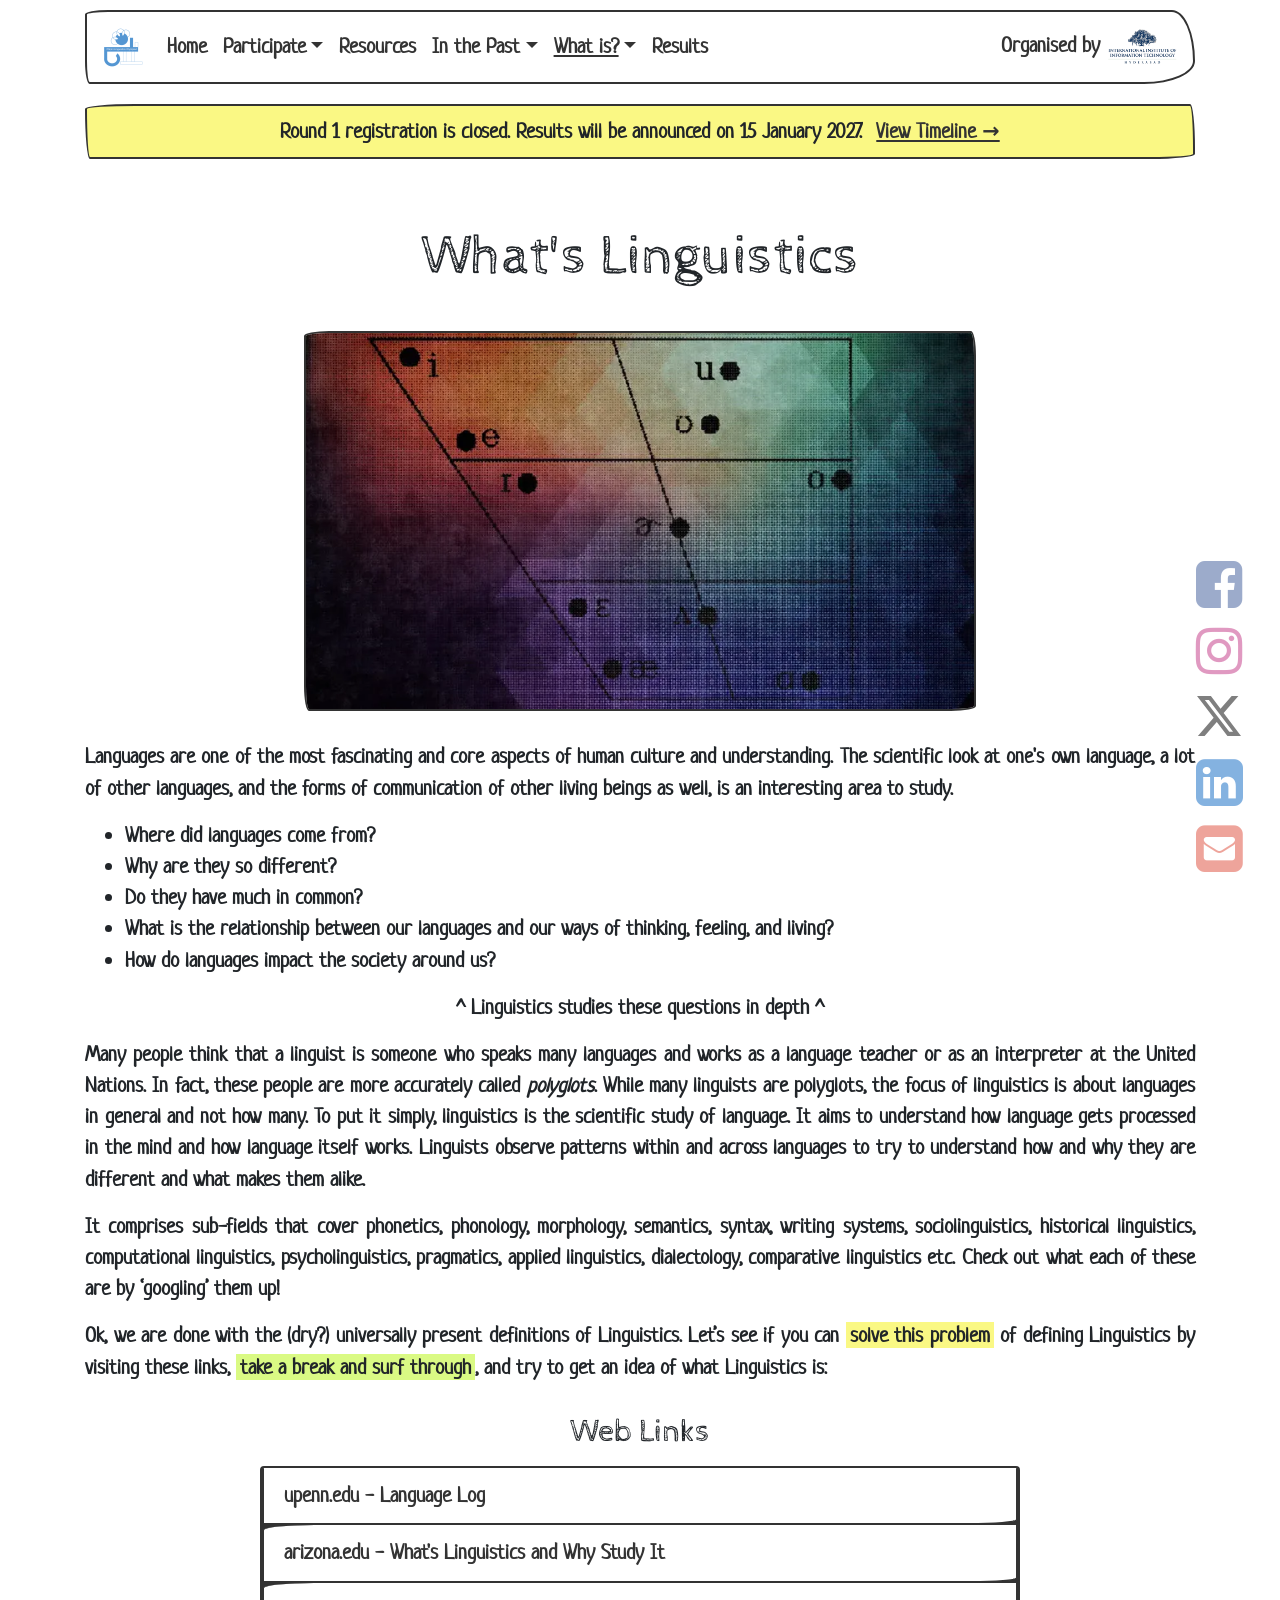
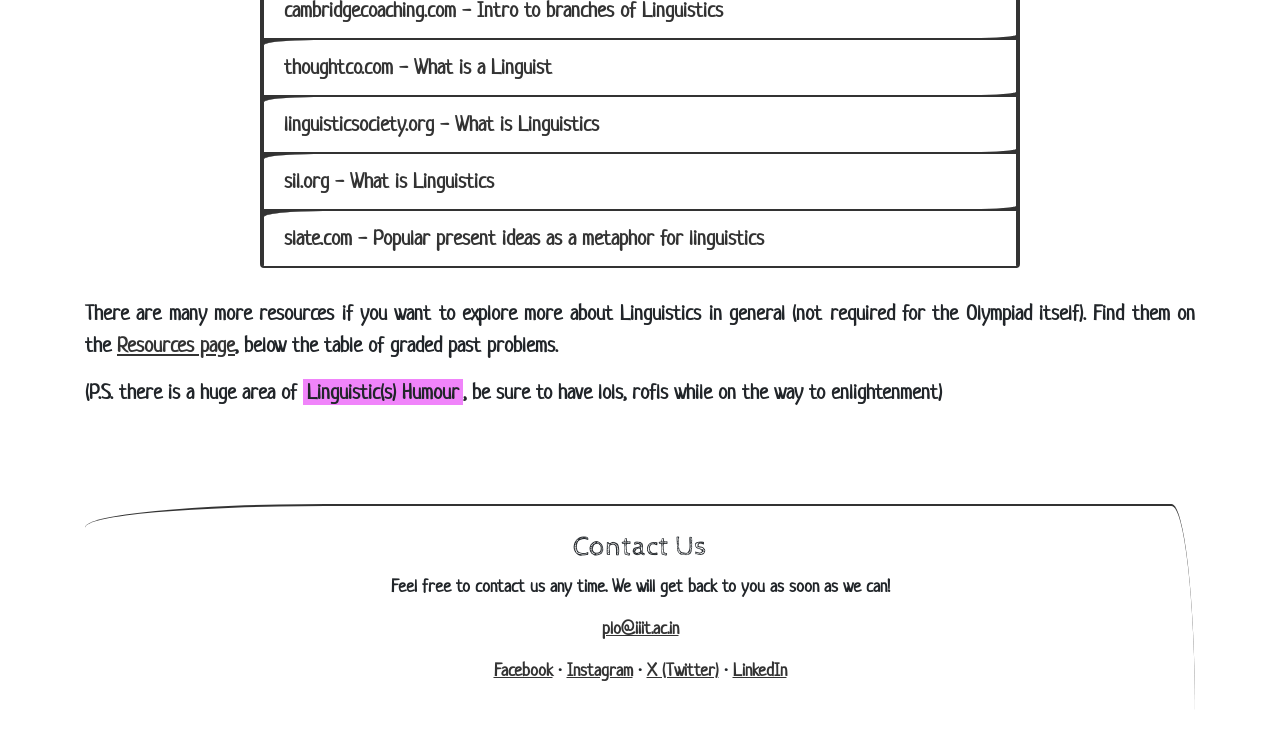
<file: linguistics.html>
<!doctype html>
<html lang="en">
  <head>
    <meta charset="utf-8" />
    <meta name="viewport" content="width=device-width, initial-scale=1" />
    <meta
      name="description"
      content="PLO is a fun, exciting, educational, challenging, puzzling, linguistic competition for school students! Celebrate Linguistics and problem solving!"
    />
    <title>What is Linguistics? | Panini Linguistics Olympiad</title>
    <link rel="icon" href="favicon.ico" />
    <link rel="preconnect" href="https://fonts.googleapis.com" />
    <link rel="preconnect" href="https://fonts.gstatic.com" crossorigin />
    <link rel="stylesheet" href="https://fonts.googleapis.com/css?family=Neucha|Cabin+Sketch&display=swap" />
    <link
      rel="stylesheet"
      href="https://cdnjs.cloudflare.com/ajax/libs/font-awesome/4.7.0/css/font-awesome.min.css"
    />
    <link rel="stylesheet" href="css/theme.css" />
    <link rel="stylesheet" href="css/site.css" />
  </head>
  <body>
    <div class="container">
      <nav class="navbar navbar-expand-lg navbar-light bg-light">
        <a class="navbar-brand" href="index.html"><img src="images/logo.png" alt="PLO logo" /></a>
        <button
          class="navbar-toggler"
          type="button"
          data-toggle="collapse"
          data-target="#mainNav"
          aria-controls="mainNav"
          aria-expanded="false"
          aria-label="Toggle navigation"
        >
          <span class="navbar-toggler-icon"></span>
        </button>
        <div class="collapse navbar-collapse" id="mainNav">
          <ul class="navbar-nav mr-auto">
            <li class="nav-item"><a class="nav-link" href="index.html">Home</a></li>
            <li class="nav-item dropdown">
              <a
                class="nav-link dropdown-toggle"
                href="#"
                id="nav-participate"
                role="button"
                data-toggle="dropdown"
                aria-haspopup="true"
                aria-expanded="false"
                >Participate</a
              >
              <div class="dropdown-menu" aria-labelledby="nav-participate">
                <a class="dropdown-item" href="registration.html">Registration</a
                ><a class="dropdown-item" href="eligibility.html">Eligibility</a
                ><a class="dropdown-item" href="centres.html">Centres &amp; Exam Day</a
                ><a class="dropdown-item" href="faq.html">FAQs</a>
              </div>
            </li>
            <li class="nav-item"><a class="nav-link" href="resources.html">Resources</a></li>
            <li class="nav-item dropdown">
              <a
                class="nav-link dropdown-toggle"
                href="#"
                id="nav-past"
                role="button"
                data-toggle="dropdown"
                aria-haspopup="true"
                aria-expanded="false"
                >In the Past</a
              >
              <div class="dropdown-menu" aria-labelledby="nav-past">
                <a class="dropdown-item" href="previous.html">Results Archive</a>
                <div class="dropdown-divider"></div>
                <a
                  class="dropdown-item"
                  href="https://ltrc.iiit.ac.in/plo/archives/2026/index.html"
                  target="_blank"
                  rel="noopener"
                  >2026 Archive ↗</a
                ><a
                  class="dropdown-item"
                  href="https://ltrc.iiit.ac.in/plo/archives/2025/index.html"
                  target="_blank"
                  rel="noopener"
                  >2025 Archive ↗</a
                >
              </div>
            </li>
            <li class="nav-item dropdown active">
              <a
                class="nav-link dropdown-toggle"
                href="#"
                id="nav-whatis"
                role="button"
                data-toggle="dropdown"
                aria-haspopup="true"
                aria-expanded="false"
                >What is?</a
              >
              <div class="dropdown-menu" aria-labelledby="nav-whatis">
                <a class="dropdown-item" href="olympiad.html#plo">Panini Linguistics Olympiad</a
                ><a class="dropdown-item" href="olympiad.html#iol">International Linguistics Olympiad</a
                ><a class="dropdown-item" href="olympiad.html#aplo">Asia Pacific Linguistics Olympiad</a
                ><a class="dropdown-item" href="linguistics.html">Linguistics</a>
                <div class="dropdown-divider"></div>
                <a class="dropdown-item" href="team.html">Who we are (Team)</a>
              </div>
            </li>
            <li class="nav-item"><a class="nav-link" href="results.html">Results</a></li>
          </ul>
          <a
            class="btn btn-outline-primary btn-sm signin-tab"
            href="#"
            data-portal-show="portal"
            data-portal-href="/"
            hidden
            >Sign in</a
          >
          <span class="organised-by navbar-text">
            Organised by <img src="images/iiit-logo.png" alt="IIIT Hyderabad" />
          </span>
        </div>
      </nav>

      <div class="announce">
        <span id="banner-text">PLO 2026-2027 Registration is OPEN — Last date 31 October 2026!</span>
        <a href="registration.html" id="banner-link">Register Now →</a>
      </div>
    </div>

    <main class="container">
      <section class="page-section">
        <h1>What's Linguistics</h1>
        <figure class="sketch">
          <img
            class="sketch-img"
            loading="lazy"
            src="images/img3.webp"
            srcset="images/img3-sm.webp 800w, images/img3.webp 1000w"
            sizes="(max-width: 767px) 100vw, 700px"
            alt="Linguistics"
            style="max-height: 380px"
          />
        </figure>
        <p>
          <strong>Languages</strong> are one of the most fascinating and core aspects of human culture and
          understanding. The <strong>scientific look</strong> at one's own language, a lot of other languages,
          and the forms of communication of other living beings as well, is an interesting area to study.
        </p>
        <ul>
          <li>Where did languages come from?</li>
          <li>Why are they so different?</li>
          <li>Do they have much in common?</li>
          <li>
            What is the relationship between our languages and our ways of thinking, feeling, and living?
          </li>
          <li>How do languages impact the society around us?</li>
        </ul>
        <p class="lead-center">
          ^ <strong>Linguistics</strong> studies these questions in <strong>depth</strong> ^
        </p>

        <p>
          Many people think that a linguist is someone <strong>who speaks many languages</strong> and works as
          a language teacher or as an interpreter at the United Nations. In fact, these people are more
          accurately called <em>polyglots</em>. While many linguists are polyglots, the focus of linguistics
          is <strong>about languages in general</strong> and not how many. To put it simply, linguistics is
          the <strong>scientific study of language.</strong> It aims to understand how language gets processed
          in the <strong>mind</strong> and how language itself works. Linguists
          <strong>observe patterns</strong> within and across languages to try to understand how and why they
          are different and what makes them alike.
        </p>
        <p>
          It comprises <strong>sub-fields</strong> that cover phonetics, phonology, morphology, semantics,
          syntax, writing systems, sociolinguistics, historical linguistics, computational linguistics,
          psycholinguistics, pragmatics, applied linguistics, dialectology, comparative linguistics etc. Check
          out what each of these are by ‘googling’ them up!
        </p>
        <p>
          Ok, we are done with the (dry?) universally present definitions of Linguistics. Let’s see if you can
          <span class="text-highlight yellow">solve this problem</span> of defining Linguistics by visiting
          these links, <span class="text-highlight green">take a break and surf through</span>, and try to get
          an idea of what Linguistics is:
        </p>

        <h2>Web Links</h2>
        <div class="list-group" style="max-width: 760px; margin: 0 auto 30px">
          <a
            class="list-group-item list-group-item-action"
            href="https://languagelog.ldc.upenn.edu/nll/?p=23394"
            target="_blank"
            rel="noopener"
            >upenn.edu - Language Log</a
          >
          <a
            class="list-group-item list-group-item-action"
            href="https://linguistics.arizona.edu/content/what-linguistics-and-why-study-it-0"
            target="_blank"
            rel="noopener"
            >arizona.edu - What's Linguistics and Why Study It</a
          >
          <a
            class="list-group-item list-group-item-action"
            href="https://blog.cambridgecoaching.com/what-is-linguistics-intro-to-branches-of-linguistics"
            target="_blank"
            rel="noopener"
            >cambridgecoaching.com - Intro to branches of Linguistics</a
          >
          <a
            class="list-group-item list-group-item-action"
            href="https://www.thoughtco.com/what-is-a-linguist-1691239"
            target="_blank"
            rel="noopener"
            >thoughtco.com - What is a Linguist</a
          >
          <a
            class="list-group-item list-group-item-action"
            href="https://www.linguisticsociety.org/resource/what-is-linguistics"
            target="_blank"
            rel="noopener"
            >linguisticsociety.org - What is Linguistics</a
          >
          <a
            class="list-group-item list-group-item-action"
            href="https://www.sil.org/linguistics/what-linguistics"
            target="_blank"
            rel="noopener"
            >sil.org - What is Linguistics</a
          >
          <a
            class="list-group-item list-group-item-action"
            href="https://slate.com/human-interest/2014/12/linguistic-gift-guide-popular-present-ideas-as-a-metaphor-for-linguistics-phonology-morphology-syntax-semantics.html"
            target="_blank"
            rel="noopener"
            >slate.com - Popular present ideas as a metaphor for linguistics</a
          >
        </div>

        <p>
          There are many more resources if you want to explore more about Linguistics in general (not required
          for the Olympiad itself). Find them on the <a href="resources.html">Resources page</a>, below the
          table of graded past problems.
        </p>
        <p>
          (P.S. there is a huge area of <span class="text-highlight pink">Linguistic(s) Humour</span>, be sure
          to have lols, rofls while on the way to enlightenment)
        </p>
      </section>
    </main>

    <div class="container">
      <footer class="site-footer" id="contact">
        <h3>Contact Us</h3>
        <p>Feel free to contact us any time. We will get back to you as soon as we can!</p>
        <p><a href="mailto:plo@iiit.ac.in">plo@iiit.ac.in</a></p>
        <p>
          <a href="https://www.facebook.com/PaniniLinguisticsOlympiad/" target="_blank" rel="noopener"
            >Facebook</a
          >
          · <a href="https://www.instagram.com/plo_india/" target="_blank" rel="noopener">Instagram</a> ·
          <a href="https://x.com/OlympiadPanini" target="_blank" rel="noopener">X (Twitter)</a> ·
          <a href="https://www.linkedin.com/company/paninilingoly" target="_blank" rel="noopener">LinkedIn</a>
        </p>
      </footer>
    </div>

    <div class="social">
      <div id="social-facebook">
        <a
          href="https://www.facebook.com/PaniniLinguisticsOlympiad/"
          target="_blank"
          rel="noopener"
          aria-label="Facebook"
          ><i class="fa fa-facebook-square"></i
        ></a>
      </div>
      <div id="social-instagram">
        <a href="https://www.instagram.com/plo_india/" target="_blank" rel="noopener" aria-label="Instagram"
          ><i class="fa fa-instagram"></i
        ></a>
      </div>
      <div id="social-x">
        <a href="https://x.com/OlympiadPanini" target="_blank" rel="noopener" aria-label="X (Twitter)"
          ><svg class="x-logo" viewBox="0 0 24 24" aria-hidden="true">
            <path
              d="M18.901 1.153h3.68l-8.04 9.19L24 22.846h-7.406l-5.8-7.584-6.638 7.584H.474l8.6-9.83L0 1.154h7.594l5.243 6.932ZM17.61 20.644h2.039L6.486 3.24H4.298Z"
            /></svg
        ></a>
      </div>
      <div id="social-linkedin">
        <a
          href="https://www.linkedin.com/company/paninilingoly"
          target="_blank"
          rel="noopener"
          aria-label="LinkedIn"
          ><i class="fa fa-linkedin-square"></i
        ></a>
      </div>
      <div id="social-email">
        <a href="mailto:plo@iiit.ac.in" aria-label="Email"><i class="fa fa-envelope-square"></i></a>
      </div>
    </div>

    <script src="https://cdn.jsdelivr.net/npm/jquery@3.5.1/dist/jquery.slim.min.js"></script>
    <script src="https://cdn.jsdelivr.net/npm/bootstrap@4.6.1/dist/js/bootstrap.bundle.min.js"></script>
    <script src="js/site.js"></script>
  </body>
</html>
</file>
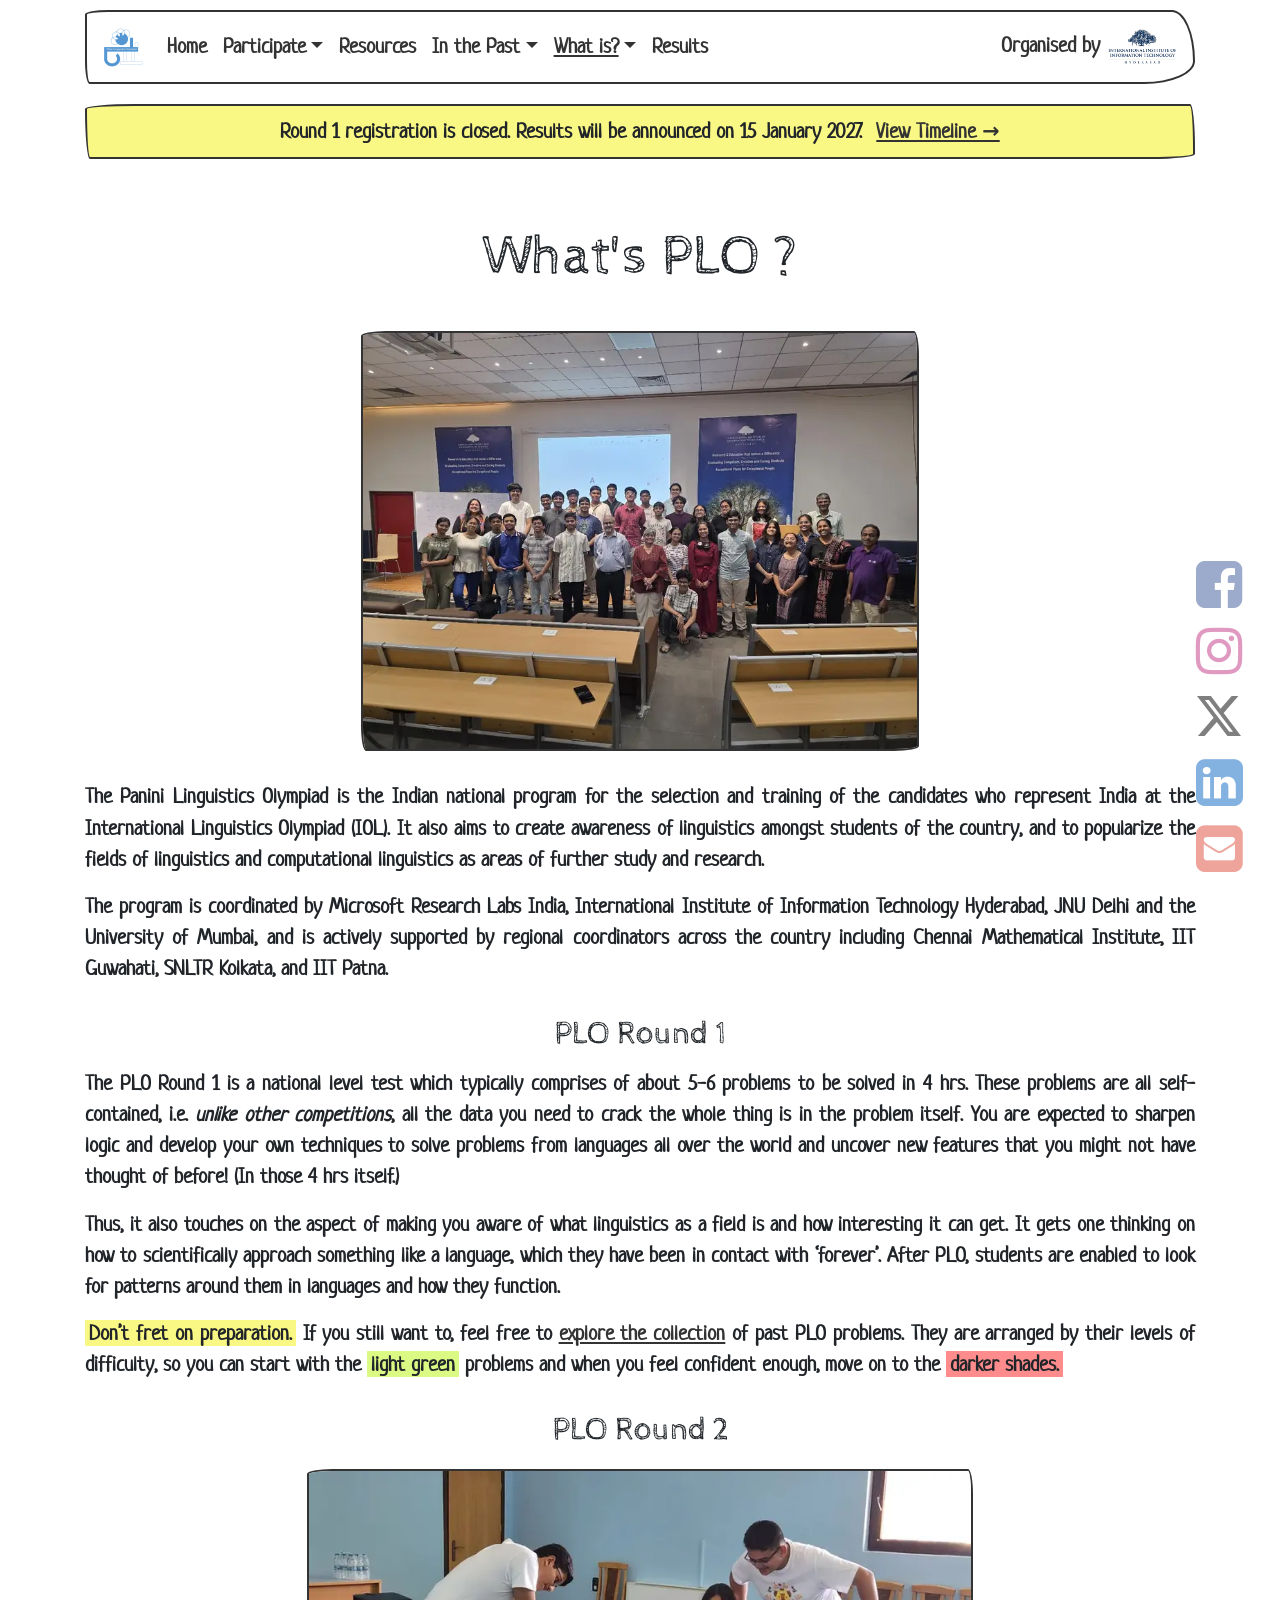
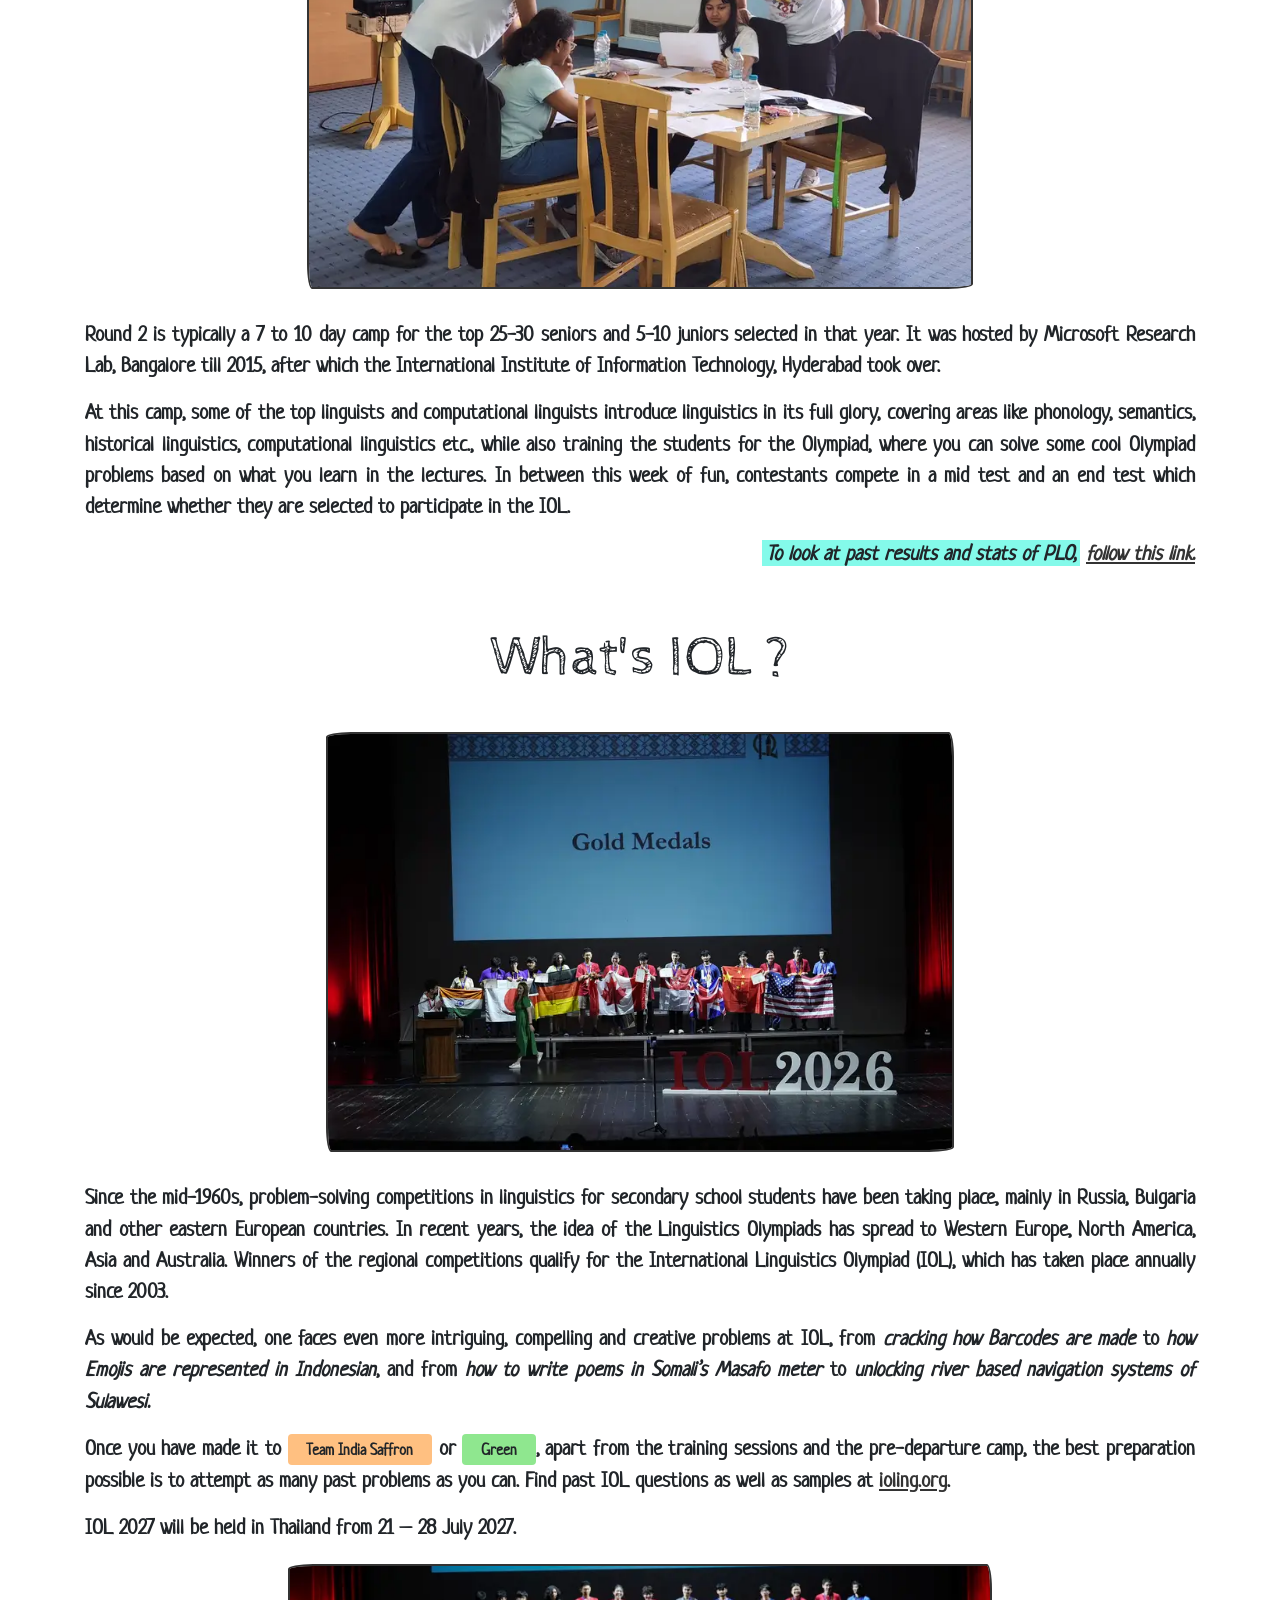
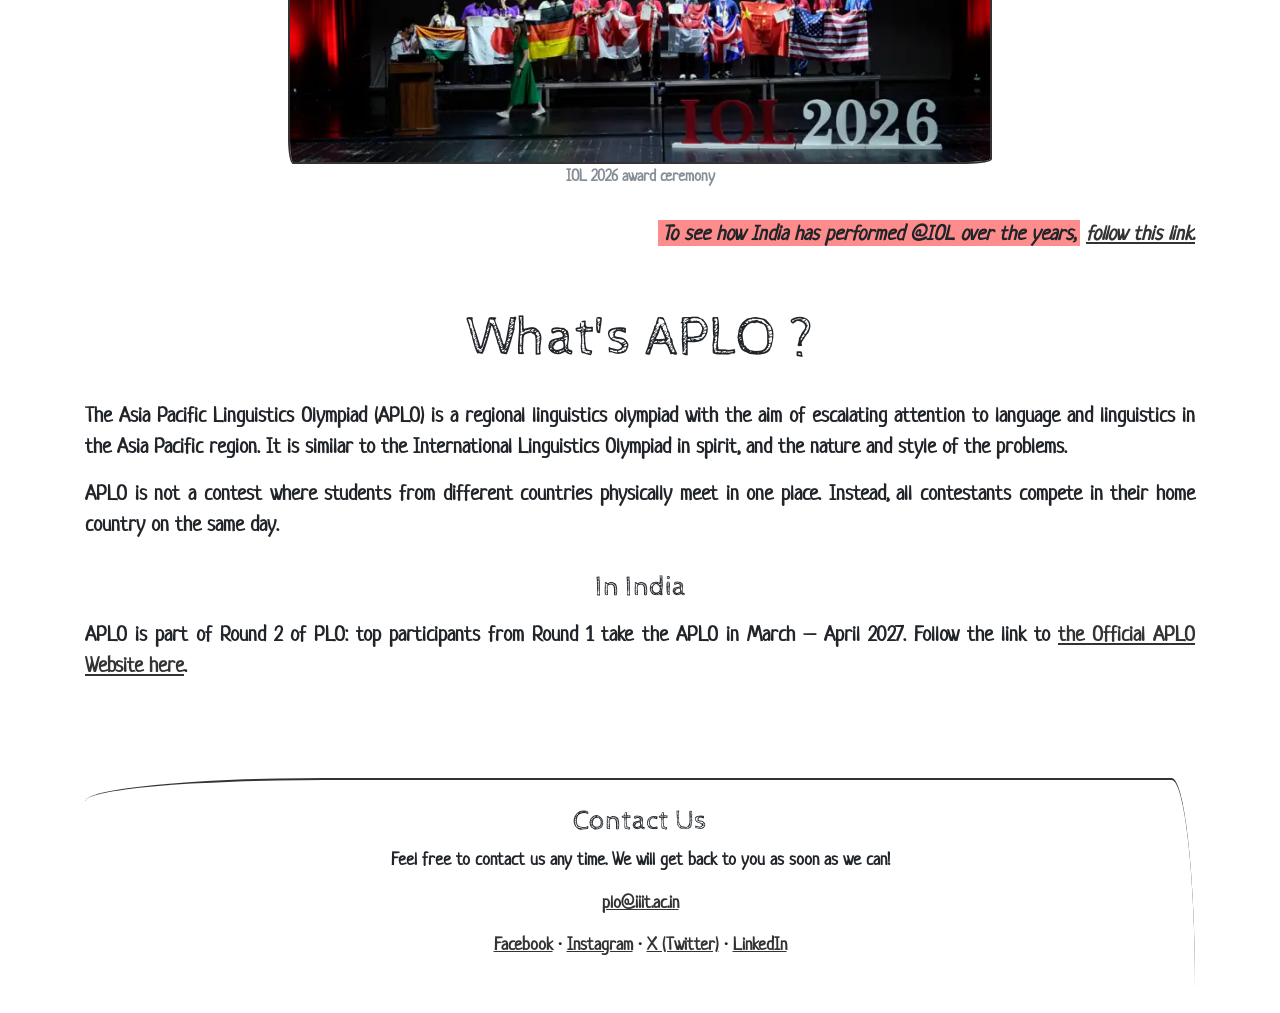
<file: olympiad.html>
<!doctype html>
<html lang="en">
  <head>
    <meta charset="utf-8" />
    <meta name="viewport" content="width=device-width, initial-scale=1" />
    <meta
      name="description"
      content="PLO is a fun, exciting, educational, challenging, puzzling, linguistic competition for school students! Celebrate Linguistics and problem solving!"
    />
    <title>What is PLO? | Panini Linguistics Olympiad</title>
    <link rel="icon" href="favicon.ico" />
    <link rel="preconnect" href="https://fonts.googleapis.com" />
    <link rel="preconnect" href="https://fonts.gstatic.com" crossorigin />
    <link rel="stylesheet" href="https://fonts.googleapis.com/css?family=Neucha|Cabin+Sketch&display=swap" />
    <link
      rel="stylesheet"
      href="https://cdnjs.cloudflare.com/ajax/libs/font-awesome/4.7.0/css/font-awesome.min.css"
    />
    <link rel="stylesheet" href="css/theme.css" />
    <link rel="stylesheet" href="css/site.css" />
  </head>
  <body>
    <div class="container">
      <nav class="navbar navbar-expand-lg navbar-light bg-light">
        <a class="navbar-brand" href="index.html"><img src="images/logo.png" alt="PLO logo" /></a>
        <button
          class="navbar-toggler"
          type="button"
          data-toggle="collapse"
          data-target="#mainNav"
          aria-controls="mainNav"
          aria-expanded="false"
          aria-label="Toggle navigation"
        >
          <span class="navbar-toggler-icon"></span>
        </button>
        <div class="collapse navbar-collapse" id="mainNav">
          <ul class="navbar-nav mr-auto">
            <li class="nav-item"><a class="nav-link" href="index.html">Home</a></li>
            <li class="nav-item dropdown">
              <a
                class="nav-link dropdown-toggle"
                href="#"
                id="nav-participate"
                role="button"
                data-toggle="dropdown"
                aria-haspopup="true"
                aria-expanded="false"
                >Participate</a
              >
              <div class="dropdown-menu" aria-labelledby="nav-participate">
                <a class="dropdown-item" href="registration.html">Registration</a
                ><a class="dropdown-item" href="eligibility.html">Eligibility</a
                ><a class="dropdown-item" href="centres.html">Centres &amp; Exam Day</a
                ><a class="dropdown-item" href="faq.html">FAQs</a>
              </div>
            </li>
            <li class="nav-item"><a class="nav-link" href="resources.html">Resources</a></li>
            <li class="nav-item dropdown">
              <a
                class="nav-link dropdown-toggle"
                href="#"
                id="nav-past"
                role="button"
                data-toggle="dropdown"
                aria-haspopup="true"
                aria-expanded="false"
                >In the Past</a
              >
              <div class="dropdown-menu" aria-labelledby="nav-past">
                <a class="dropdown-item" href="previous.html">Results Archive</a>
                <div class="dropdown-divider"></div>
                <a
                  class="dropdown-item"
                  href="https://ltrc.iiit.ac.in/plo/archives/2026/index.html"
                  target="_blank"
                  rel="noopener"
                  >2026 Archive ↗</a
                ><a
                  class="dropdown-item"
                  href="https://ltrc.iiit.ac.in/plo/archives/2025/index.html"
                  target="_blank"
                  rel="noopener"
                  >2025 Archive ↗</a
                >
              </div>
            </li>
            <li class="nav-item dropdown active">
              <a
                class="nav-link dropdown-toggle"
                href="#"
                id="nav-whatis"
                role="button"
                data-toggle="dropdown"
                aria-haspopup="true"
                aria-expanded="false"
                >What is?</a
              >
              <div class="dropdown-menu" aria-labelledby="nav-whatis">
                <a class="dropdown-item" href="olympiad.html#plo">Panini Linguistics Olympiad</a
                ><a class="dropdown-item" href="olympiad.html#iol">International Linguistics Olympiad</a
                ><a class="dropdown-item" href="olympiad.html#aplo">Asia Pacific Linguistics Olympiad</a
                ><a class="dropdown-item" href="linguistics.html">Linguistics</a>
                <div class="dropdown-divider"></div>
                <a class="dropdown-item" href="team.html">Who we are (Team)</a>
              </div>
            </li>
            <li class="nav-item"><a class="nav-link" href="results.html">Results</a></li>
          </ul>
          <a
            class="btn btn-outline-primary btn-sm signin-tab"
            href="#"
            data-portal-show="portal"
            data-portal-href="/"
            hidden
            >Sign in</a
          >
          <span class="organised-by navbar-text">
            Organised by <img src="images/iiit-logo.png" alt="IIIT Hyderabad" />
          </span>
        </div>
      </nav>

      <div class="announce">
        <span id="banner-text">PLO 2026-2027 Registration is OPEN — Last date 31 October 2026!</span>
        <a href="registration.html" id="banner-link">Register Now →</a>
      </div>
    </div>

    <main class="container">
      <section class="page-section" id="plo">
        <h1>What's PLO ?</h1>
        <figure class="sketch">
          <img
            class="sketch-img"
            loading="lazy"
            src="images/plo26.webp"
            srcset="images/plo26-sm.webp 800w, images/plo26.webp 1000w"
            sizes="(max-width: 767px) 100vw, 700px"
            alt="PLO 2026"
            style="max-height: 420px"
          />
        </figure>
        <p>
          The Panini Linguistics Olympiad is the Indian national program for the selection and training of the
          candidates who <strong>represent India at the International Linguistics Olympiad (IOL)</strong>. It
          also aims <strong>to create awareness of linguistics amongst students of the country</strong>, and
          to <strong>popularize the fields of linguistics and computational linguistics</strong> as areas of
          further study and research.
        </p>
        <p>
          The program is coordinated by Microsoft Research Labs India, International Institute of Information
          Technology Hyderabad, JNU Delhi and the University of Mumbai, and is actively supported by regional
          coordinators across the country including Chennai Mathematical Institute, IIT Guwahati, SNLTR
          Kolkata, and IIT Patna.
        </p>

        <h2>PLO Round 1</h2>
        <p>
          The PLO Round 1 is a national level test which typically comprises of about
          <strong>5-6 problems</strong> to be solved in <strong>4 hrs</strong>. These problems are all
          <strong>self-contained</strong>, i.e. <em>unlike other competitions</em>, all the data you need to
          crack the whole thing is <strong>in the problem itself</strong>. You are expected to sharpen logic
          and develop your own techniques to solve problems from languages all over the world and
          <strong>uncover new features</strong> that you might not have thought of before! (In those 4 hrs
          itself.)
        </p>
        <p>
          Thus, it also touches on the aspect of making you aware of
          <strong>what linguistics as a field is</strong> and how <strong>interesting</strong> it can get. It
          gets one thinking on how to scientifically approach something like a language, which they have been
          in contact with ‘forever’. After PLO, students are enabled to
          <strong>look for patterns around them in languages and how they function.</strong>
        </p>
        <p>
          <span class="text-highlight yellow">Don’t fret on preparation.</span> If you still want to, feel
          free to <a href="resources.html">explore the collection</a> of past PLO problems. They are arranged
          by their <strong>levels of difficulty</strong>, so you can start with the
          <span class="text-highlight green">light green</span> problems and when you feel confident enough,
          move on to the <span class="text-highlight red">darker shades.</span>
        </p>

        <h2>PLO Round 2</h2>
        <figure class="sketch">
          <img
            loading="lazy"
            class="sketch-img"
            src="images/img_4.webp"
            srcset="images/img_4-sm.webp 800w, images/img_4.webp 1000w"
            sizes="(max-width: 767px) 100vw, 700px"
            alt="PLO Invitational Camp"
            style="max-height: 420px"
          />
        </figure>
        <p>
          Round 2 is typically a <strong>7 to 10 day camp</strong> for the top 25-30 seniors and 5-10 juniors
          selected in that year. It was hosted by <strong>Microsoft Research Lab, Bangalore</strong> till
          2015, after which the
          <strong>International Institute of Information Technology, Hyderabad</strong> took over.
        </p>
        <p>
          At this camp, some of the <strong>top linguists and computational linguists</strong> introduce
          linguistics in its full glory, covering areas like phonology, semantics, historical linguistics,
          computational linguistics etc., while also training the students for the Olympiad, where you can
          solve some cool Olympiad problems based on what you learn in the lectures. In between this week of
          fun, contestants compete in a mid test and an end test which determine whether they are selected to
          participate in the IOL.
        </p>
        <p class="continued">
          <span class="text-highlight blue">To look at past results and stats of PLO,</span>
          <a href="previous.html">follow this link.</a>
        </p>
      </section>

      <section class="page-section" id="iol">
        <h1>What's IOL ?</h1>
        <figure class="sketch">
          <img
            loading="lazy"
            class="sketch-img"
            src="images/iol26_2.webp"
            srcset="images/iol26_2-sm.webp 800w, images/iol26_2.webp 1000w"
            sizes="(max-width: 767px) 100vw, 700px"
            alt="Team India at IOL 2026"
            style="max-height: 420px"
          />
        </figure>
        <p>
          <strong>Since the mid-1960s</strong>, problem-solving competitions in linguistics for secondary
          school students have been taking place, mainly in
          <strong>Russia, Bulgaria and other eastern European countries.</strong>
          In recent years, the idea of the Linguistics Olympiads has spread to Western Europe, North America,
          Asia and Australia. Winners of the regional competitions qualify for the
          <strong>International Linguistics Olympiad (IOL)</strong>, which has taken place annually since
          2003.
        </p>
        <p>
          As would be expected, one faces even more intriguing, compelling and creative problems at IOL, from
          <em>cracking how Barcodes are made</em> to <em>how Emojis are represented in Indonesian</em>, and
          from <em>how to write poems in Somali’s Masafo meter</em> to
          <em>unlocking river based navigation systems of Sulawesi.</em>
        </p>
        <p>
          Once you have made it to <span class="badge saffron">Team India Saffron</span> or
          <span class="badge green">Green</span>, apart from the training sessions and the pre-departure camp,
          the best preparation possible is to attempt as many past problems as you can. Find past IOL
          questions as well as samples at
          <a href="https://ioling.org/" target="_blank" rel="noopener">ioling.org</a>.
        </p>
        <p>
          <strong>IOL 2027</strong> will be held in <strong>Thailand</strong> from
          <strong>21 – 28 July 2027</strong>.
        </p>
        <figure class="sketch">
          <img
            class="sketch-img"
            loading="lazy"
            src="images/iol26.webp"
            srcset="images/iol26-sm.webp 800w, images/iol26.webp 1200w"
            sizes="(max-width: 767px) 100vw, 700px"
            alt="Award ceremony at IOL 2026"
          />
          <figcaption>IOL 2026 award ceremony</figcaption>
        </figure>
        <p class="continued">
          <span class="text-highlight red">To see how India has performed @IOL over the years,</span>
          <a href="previous.html">follow this link.</a>
        </p>
      </section>

      <section class="page-section" id="aplo">
        <h1>What's APLO ?</h1>
        <p>
          <strong>The Asia Pacific Linguistics Olympiad (APLO)</strong> is a regional linguistics olympiad
          with the aim of escalating attention to language and linguistics in the Asia Pacific region. It is
          <strong>similar</strong> to the International Linguistics Olympiad in spirit, and the nature and
          style of the problems.
        </p>
        <p>
          APLO is not a contest where students from different countries physically meet in one place. Instead,
          <strong>all contestants compete in their home country on the same day</strong>.
        </p>
        <h3>In India</h3>
        <p>
          APLO is part of <strong>Round 2</strong> of PLO: top participants from Round 1 take the APLO in
          <strong>March – April 2027</strong>. Follow the link to
          <a href="https://aplo.asia/" target="_blank" rel="noopener">the Official APLO Website here</a>.
        </p>
      </section>
    </main>

    <div class="container">
      <footer class="site-footer" id="contact">
        <h3>Contact Us</h3>
        <p>Feel free to contact us any time. We will get back to you as soon as we can!</p>
        <p><a href="mailto:plo@iiit.ac.in">plo@iiit.ac.in</a></p>
        <p>
          <a href="https://www.facebook.com/PaniniLinguisticsOlympiad/" target="_blank" rel="noopener"
            >Facebook</a
          >
          · <a href="https://www.instagram.com/plo_india/" target="_blank" rel="noopener">Instagram</a> ·
          <a href="https://x.com/OlympiadPanini" target="_blank" rel="noopener">X (Twitter)</a> ·
          <a href="https://www.linkedin.com/company/paninilingoly" target="_blank" rel="noopener">LinkedIn</a>
        </p>
      </footer>
    </div>

    <div class="social">
      <div id="social-facebook">
        <a
          href="https://www.facebook.com/PaniniLinguisticsOlympiad/"
          target="_blank"
          rel="noopener"
          aria-label="Facebook"
          ><i class="fa fa-facebook-square"></i
        ></a>
      </div>
      <div id="social-instagram">
        <a href="https://www.instagram.com/plo_india/" target="_blank" rel="noopener" aria-label="Instagram"
          ><i class="fa fa-instagram"></i
        ></a>
      </div>
      <div id="social-x">
        <a href="https://x.com/OlympiadPanini" target="_blank" rel="noopener" aria-label="X (Twitter)"
          ><svg class="x-logo" viewBox="0 0 24 24" aria-hidden="true">
            <path
              d="M18.901 1.153h3.68l-8.04 9.19L24 22.846h-7.406l-5.8-7.584-6.638 7.584H.474l8.6-9.83L0 1.154h7.594l5.243 6.932ZM17.61 20.644h2.039L6.486 3.24H4.298Z"
            /></svg
        ></a>
      </div>
      <div id="social-linkedin">
        <a
          href="https://www.linkedin.com/company/paninilingoly"
          target="_blank"
          rel="noopener"
          aria-label="LinkedIn"
          ><i class="fa fa-linkedin-square"></i
        ></a>
      </div>
      <div id="social-email">
        <a href="mailto:plo@iiit.ac.in" aria-label="Email"><i class="fa fa-envelope-square"></i></a>
      </div>
    </div>

    <script src="https://cdn.jsdelivr.net/npm/jquery@3.5.1/dist/jquery.slim.min.js"></script>
    <script src="https://cdn.jsdelivr.net/npm/bootstrap@4.6.1/dist/js/bootstrap.bundle.min.js"></script>
    <script src="js/site.js"></script>
  </body>
</html>
</file>
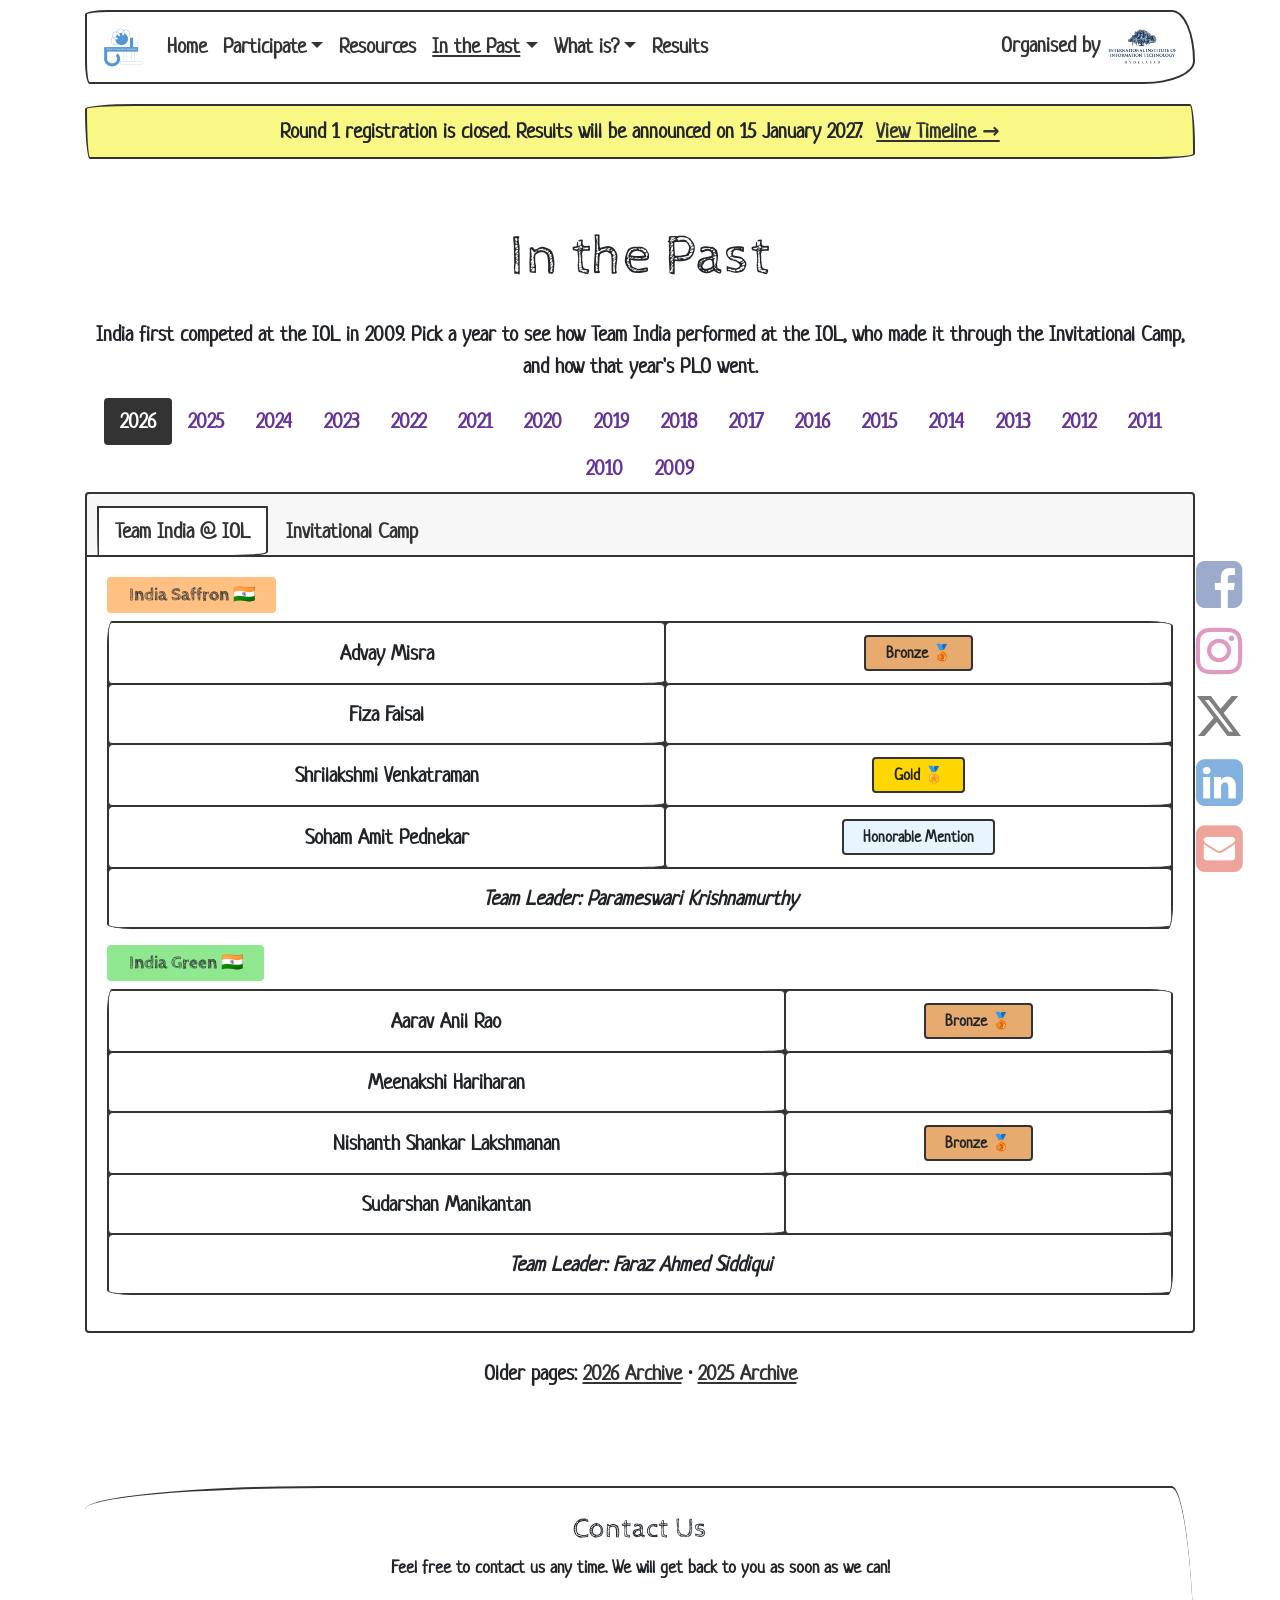
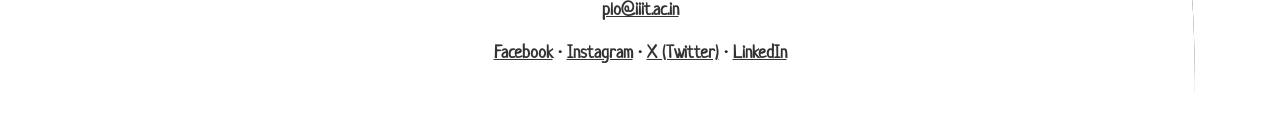
<file: previous.html>
<!doctype html>
<html lang="en">
  <head>
    <meta charset="utf-8" />
    <meta name="viewport" content="width=device-width, initial-scale=1" />
    <meta
      name="description"
      content="PLO is a fun, exciting, educational, challenging, puzzling, linguistic competition for school students! Celebrate Linguistics and problem solving!"
    />
    <title>In the Past | Panini Linguistics Olympiad</title>
    <link rel="icon" href="favicon.ico" />
    <link rel="preconnect" href="https://fonts.googleapis.com" />
    <link rel="preconnect" href="https://fonts.gstatic.com" crossorigin />
    <link rel="stylesheet" href="https://fonts.googleapis.com/css?family=Neucha|Cabin+Sketch&display=swap" />
    <link
      rel="stylesheet"
      href="https://cdnjs.cloudflare.com/ajax/libs/font-awesome/4.7.0/css/font-awesome.min.css"
    />
    <link rel="stylesheet" href="css/theme.css" />
    <link rel="stylesheet" href="css/site.css" />
  </head>
  <body>
    <div class="container">
      <nav class="navbar navbar-expand-lg navbar-light bg-light">
        <a class="navbar-brand" href="index.html"><img src="images/logo.png" alt="PLO logo" /></a>
        <button
          class="navbar-toggler"
          type="button"
          data-toggle="collapse"
          data-target="#mainNav"
          aria-controls="mainNav"
          aria-expanded="false"
          aria-label="Toggle navigation"
        >
          <span class="navbar-toggler-icon"></span>
        </button>
        <div class="collapse navbar-collapse" id="mainNav">
          <ul class="navbar-nav mr-auto">
            <li class="nav-item"><a class="nav-link" href="index.html">Home</a></li>
            <li class="nav-item dropdown">
              <a
                class="nav-link dropdown-toggle"
                href="#"
                id="nav-participate"
                role="button"
                data-toggle="dropdown"
                aria-haspopup="true"
                aria-expanded="false"
                >Participate</a
              >
              <div class="dropdown-menu" aria-labelledby="nav-participate">
                <a class="dropdown-item" href="registration.html">Registration</a
                ><a class="dropdown-item" href="eligibility.html">Eligibility</a
                ><a class="dropdown-item" href="centres.html">Centres &amp; Exam Day</a
                ><a class="dropdown-item" href="faq.html">FAQs</a>
              </div>
            </li>
            <li class="nav-item"><a class="nav-link" href="resources.html">Resources</a></li>
            <li class="nav-item dropdown active">
              <a
                class="nav-link dropdown-toggle"
                href="#"
                id="nav-past"
                role="button"
                data-toggle="dropdown"
                aria-haspopup="true"
                aria-expanded="false"
                >In the Past</a
              >
              <div class="dropdown-menu" aria-labelledby="nav-past">
                <a class="dropdown-item" href="previous.html">Results Archive</a>
                <div class="dropdown-divider"></div>
                <a
                  class="dropdown-item"
                  href="https://ltrc.iiit.ac.in/plo/archives/2026/index.html"
                  target="_blank"
                  rel="noopener"
                  >2026 Archive ↗</a
                ><a
                  class="dropdown-item"
                  href="https://ltrc.iiit.ac.in/plo/archives/2025/index.html"
                  target="_blank"
                  rel="noopener"
                  >2025 Archive ↗</a
                >
              </div>
            </li>
            <li class="nav-item dropdown">
              <a
                class="nav-link dropdown-toggle"
                href="#"
                id="nav-whatis"
                role="button"
                data-toggle="dropdown"
                aria-haspopup="true"
                aria-expanded="false"
                >What is?</a
              >
              <div class="dropdown-menu" aria-labelledby="nav-whatis">
                <a class="dropdown-item" href="olympiad.html#plo">Panini Linguistics Olympiad</a
                ><a class="dropdown-item" href="olympiad.html#iol">International Linguistics Olympiad</a
                ><a class="dropdown-item" href="olympiad.html#aplo">Asia Pacific Linguistics Olympiad</a
                ><a class="dropdown-item" href="linguistics.html">Linguistics</a>
                <div class="dropdown-divider"></div>
                <a class="dropdown-item" href="team.html">Who we are (Team)</a>
              </div>
            </li>
            <li class="nav-item"><a class="nav-link" href="results.html">Results</a></li>
          </ul>
          <a
            class="btn btn-outline-primary btn-sm signin-tab"
            href="#"
            data-portal-show="portal"
            data-portal-href="/"
            hidden
            >Sign in</a
          >
          <span class="organised-by navbar-text">
            Organised by <img src="images/iiit-logo.png" alt="IIIT Hyderabad" />
          </span>
        </div>
      </nav>

      <div class="announce">
        <span id="banner-text">PLO 2026-2027 Registration is OPEN — Last date 31 October 2026!</span>
        <a href="registration.html" id="banner-link">Register Now →</a>
      </div>
    </div>

    <main class="container">
      <section class="page-section">
        <h1>In the Past</h1>
        <p class="lead-center">
          India first competed at the IOL in 2009. Pick a year to see how Team India performed at the IOL, who
          made it through the Invitational Camp, and how that year's PLO went.
        </p>
        <ul class="nav nav-pills nav-pill-primary justify-content-center">
          <li class="nav-item"><a class="nav-link" href="#" data-year="2026">2026</a></li>
          <li class="nav-item"><a class="nav-link" href="#" data-year="2025">2025</a></li>
          <li class="nav-item"><a class="nav-link" href="#" data-year="2024">2024</a></li>
          <li class="nav-item"><a class="nav-link" href="#" data-year="2023">2023</a></li>
          <li class="nav-item"><a class="nav-link" href="#" data-year="2022">2022</a></li>
          <li class="nav-item"><a class="nav-link" href="#" data-year="2021">2021</a></li>
          <li class="nav-item"><a class="nav-link" href="#" data-year="2020">2020</a></li>
          <li class="nav-item"><a class="nav-link" href="#" data-year="2019">2019</a></li>
          <li class="nav-item"><a class="nav-link" href="#" data-year="2018">2018</a></li>
          <li class="nav-item"><a class="nav-link" href="#" data-year="2017">2017</a></li>
          <li class="nav-item"><a class="nav-link" href="#" data-year="2016">2016</a></li>
          <li class="nav-item"><a class="nav-link" href="#" data-year="2015">2015</a></li>
          <li class="nav-item"><a class="nav-link" href="#" data-year="2014">2014</a></li>
          <li class="nav-item"><a class="nav-link" href="#" data-year="2013">2013</a></li>
          <li class="nav-item"><a class="nav-link" href="#" data-year="2012">2012</a></li>
          <li class="nav-item"><a class="nav-link" href="#" data-year="2011">2011</a></li>
          <li class="nav-item"><a class="nav-link" href="#" data-year="2010">2010</a></li>
          <li class="nav-item"><a class="nav-link" href="#" data-year="2009">2009</a></li>
        </ul>
        <div class="card">
          <div class="card-header">
            <ul class="nav nav-tabs card-header-tabs">
              <li class="nav-item"><a class="nav-link" href="#" data-tab="iol">Team India @ IOL</a></li>
              <li class="nav-item"><a class="nav-link" href="#" data-tab="camp">Invitational Camp</a></li>
              <li class="nav-item">
                <a class="nav-link" href="#" data-tab="plo">PLO <span id="archive-year"></span></a>
              </li>
            </ul>
          </div>
          <div class="card-body">
            <div class="year-panel" id="2026-camp">
              <table class="table table-bordered">
                <thead>
                  <tr>
                    <th>Name</th>
                    <th></th>
                  </tr>
                </thead>

                <tbody>
                  <tr>
                    <td>Shrilakshmi Venkatraman</td>
                    <td><span class="badge medal gold">Gold 🏅</span></td>
                  </tr>

                  <tr>
                    <td>Fiza Faisal</td>
                    <td>
                      <span class="badge medal silver">Silver 🥈</span>
                      <span class="badge medal solution">Best Solution 💡</span>
                    </td>
                  </tr>

                  <tr>
                    <td>Soham Amit Pednekar</td>
                    <td>
                      <span class="badge medal silver">Silver 🥈</span>
                      <span class="badge medal solution">Best Solution 💡</span>
                    </td>
                  </tr>

                  <tr>
                    <td>Advay Misra</td>
                    <td><span class="badge medal silver">Silver 🥈</span></td>
                  </tr>

                  <tr>
                    <td>Meenakshi Hariharan</td>
                    <td>
                      <span class="badge medal silver">Silver 🥈</span>
                      <span class="badge medal solution">Best Solution 💡</span>
                    </td>
                  </tr>

                  <tr>
                    <td>Nishanth Shankar Lakshmanan</td>
                    <td><span class="badge medal bronze">Bronze 🥉</span></td>
                  </tr>

                  <tr>
                    <td>Bhuvan Siripurapu</td>
                    <td><span class="badge medal bronze">Bronze 🥉</span></td>
                  </tr>

                  <tr>
                    <td>Aarav Anil Rao</td>
                    <td><span class="badge medal bronze">Bronze 🥉</span></td>
                  </tr>

                  <tr>
                    <td>Sudarshan Manikantan</td>
                    <td><span class="badge medal bronze">Bronze 🥉</span></td>
                  </tr>

                  <tr>
                    <td>Chintan Bhat</td>
                    <td><span class="badge medal hm">Honorable Mention </span></td>
                  </tr>

                  <tr>
                    <td>Sreejani Bhaduri</td>
                    <td><span class="badge medal hm">Honorable Mention </span></td>
                  </tr>

                  <tr>
                    <td>Chinmay Jujare</td>
                    <td><span class="badge medal hm">Honorable Mention </span></td>
                  </tr>

                  <tr>
                    <td>Neel Umesh Mantri</td>
                    <td><span class="badge medal hm">Honorable Mention </span></td>
                  </tr>

                  <tr>
                    <td>Ayush Goyal</td>
                    <td>
                      <span class="badge medal hm">Honorable Mention </span>
                      <span class="badge medal solution">Best Solution 💡</span>
                    </td>
                  </tr>
                  <tr>
                    <td>Anay Ganesh</td>
                    <td><span class="badge medal hm">Honorable Mention </span></td>
                  </tr>
                  <tr>
                    <td>Mija Reddy</td>
                    <td><span class="badge medal hm">Honorable Mention </span></td>
                  </tr>
                  <tr>
                    <td>Vedansh Saha</td>
                    <td></td>
                  </tr>
                  <tr>
                    <td>Rishabh Bhandari</td>
                    <td></td>
                  </tr>
                  <tr>
                    <td>Eesha Arun</td>
                    <td></td>
                  </tr>
                  <tr>
                    <td>Nishant Kumar Sahoo</td>
                    <td></td>
                  </tr>
                  <tr>
                    <td>Navya Rastogi</td>
                    <td></td>
                  </tr>
                  <tr>
                    <td>Mahika Saha</td>
                    <td></td>
                  </tr>
                  <tr>
                    <td>Darsh Sodani</td>
                    <td></td>
                  </tr>
                  <tr>
                    <td>Abhev Johri</td>
                    <td></td>
                  </tr>
                  <tr>
                    <td>Mrinalini Biswas</td>
                    <td></td>
                  </tr>
                  <tr>
                    <td>Misha Saraf</td>
                    <td></td>
                  </tr>
                  <tr>
                    <td>Athom Sinha</td>
                    <td></td>
                  </tr>
                  <tr>
                    <td>Krish Rajesh Iyengar</td>
                    <td></td>
                  </tr>
                </tbody>
              </table>
            </div>
            <div class="year-panel" id="2026-iol">
              <h4 class="team-title"><span class="badge saffron">India Saffron 🇮🇳</span></h4>

              <table class="table table-bordered">
                <tbody>
                  <tr>
                    <td>Advay Misra</td>
                    <td><span class="badge medal bronze">Bronze 🥉</span></td>
                  </tr>

                  <tr>
                    <td>Fiza Faisal</td>
                    <td></td>
                  </tr>

                  <tr>
                    <td>Shrilakshmi Venkatraman</td>
                    <td><span class="badge medal gold">Gold 🏅</span></td>
                  </tr>

                  <tr>
                    <td>Soham Amit Pednekar</td>
                    <td><span class="badge medal hm">Honorable Mention </span></td>
                  </tr>

                  <tr class="leader-row">
                    <td colspan="2">Team Leader: Parameswari Krishnamurthy</td>
                  </tr>
                </tbody>
              </table>

              <h4 class="team-title"><span class="badge green">India Green 🇮🇳</span></h4>

              <table class="table table-bordered">
                <tbody>
                  <tr>
                    <td>Aarav Anil Rao</td>
                    <td><span class="badge medal bronze">Bronze 🥉</span></td>
                  </tr>

                  <tr>
                    <td>Meenakshi Hariharan</td>
                    <td></td>
                  </tr>

                  <tr>
                    <td>Nishanth Shankar Lakshmanan</td>
                    <td><span class="badge medal bronze">Bronze 🥉</span></td>
                  </tr>

                  <tr>
                    <td>Sudarshan Manikantan</td>
                    <td></td>
                  </tr>

                  <tr class="leader-row">
                    <td colspan="2">Team Leader: Faraz Ahmed Siddiqui</td>
                  </tr>
                </tbody>
              </table>
            </div>
            <div class="year-panel" id="2025-iol">
              <table class="table table-bordered">
                <thead>
                  <tr>
                    <th>Name</th>
                    <th></th>
                  </tr>
                </thead>
                <tbody>
                  <tr>
                    <td>Siripurapu Bhuvan</td>
                    <td><span class="badge medal hm">Honorable Mention</span></td>
                  </tr>
                  <tr>
                    <td>Vaageesan Surendran</td>
                    <td><span class="badge medal gold">Gold 🏅</span></td>
                  </tr>
                  <tr>
                    <td>Nandagovind Anurag</td>
                    <td><span class="badge medal hm">Honorable Mention</span></td>
                  </tr>
                  <tr>
                    <td>Advay Misra</td>
                    <td><span class="badge medal bronze">Bronze 🥉</span></td>
                  </tr>
                  <tr class="leader-row">
                    <td colspan="2">Team Leader: Parameswari Krishnamurthy</td>
                  </tr>
                </tbody>
              </table>
            </div>
            <div class="year-panel" id="2025-camp">
              <table class="table table-bordered">
                <thead>
                  <tr>
                    <th>Name</th>
                    <th></th>
                  </tr>
                </thead>

                <tbody>
                  <tr>
                    <td>Vaageesan Surendran</td>
                    <td><span class="badge medal gold">Gold 🏅</span></td>
                  </tr>

                  <tr>
                    <td>Advay Misra</td>
                    <td><span class="badge medal silver">Silver 🥈</span></td>
                  </tr>

                  <tr>
                    <td>Nandagovind Anurag</td>
                    <td><span class="badge medal silver">Silver 🥈</span></td>
                  </tr>

                  <tr>
                    <td>Siripurapu Bhuvan</td>
                    <td><span class="badge medal bronze">Bronze 🥉</span></td>
                  </tr>

                  <tr>
                    <td>Aditya Raj Chopra</td>
                    <td><span class="badge medal bronze">Bronze 🥉</span></td>
                  </tr>

                  <tr>
                    <td>Shrilakshmi Venkatraman</td>
                    <td><span class="badge medal bronze">Bronze 🥉</span></td>
                  </tr>

                  <tr>
                    <td>Shaurya Agarwal</td>
                    <td><span class="badge medal hm">Honorable Mention</span></td>
                  </tr>

                  <tr>
                    <td>Advait Abhijit Attavar</td>
                    <td><span class="badge medal hm">Honorable Mention</span></td>
                  </tr>

                  <tr>
                    <td>Parijaat Kulshreshtha</td>
                    <td><span class="badge medal hm">Honorable Mention</span></td>
                  </tr>

                  <tr>
                    <td>Sreejani Bhaduri</td>
                    <td><span class="badge medal hm">Honorable Mention</span></td>
                  </tr>

                  <tr>
                    <td>Meenakshi Hariharan</td>
                    <td><span class="badge medal hm">Honorable Mention</span></td>
                  </tr>

                  <tr>
                    <td>Vinayak Sharma</td>
                    <td><span class="badge medal hm">Honorable Mention</span></td>
                  </tr>

                  <tr>
                    <td>Tanmay Mour</td>
                    <td><span class="badge medal hm">Honorable Mention</span></td>
                  </tr>

                  <tr>
                    <td>Chintan Bhat</td>
                    <td></td>
                  </tr>

                  <tr>
                    <td>Atharva Nilesh Sutar</td>
                    <td></td>
                  </tr>

                  <tr>
                    <td>Fiza Faisal</td>
                    <td></td>
                  </tr>

                  <tr>
                    <td>Chetna Ray</td>
                    <td></td>
                  </tr>

                  <tr>
                    <td>Jai Somani</td>
                    <td></td>
                  </tr>

                  <tr>
                    <td>Nishanth Shankar Lakshmanan</td>
                    <td></td>
                  </tr>

                  <tr>
                    <td>Aditya Suhas Nair</td>
                    <td></td>
                  </tr>

                  <tr>
                    <td>Ananya Agarwal</td>
                    <td></td>
                  </tr>

                  <tr>
                    <td>Chinmay Jujare</td>
                    <td></td>
                  </tr>

                  <tr>
                    <td>Shaurya Ranjan Sinha</td>
                    <td></td>
                  </tr>

                  <tr>
                    <td>Kartik Manasvi Manas Sharma</td>
                    <td></td>
                  </tr>

                  <tr>
                    <td>Yi Zou</td>
                    <td></td>
                  </tr>

                  <tr>
                    <td>Maya Gala Malde</td>
                    <td></td>
                  </tr>

                  <tr>
                    <td>Suhaani Roy</td>
                    <td></td>
                  </tr>

                  <tr>
                    <td>Ayush Goyal</td>
                    <td></td>
                  </tr>

                  <tr>
                    <td>Shringavi Gowda</td>
                    <td></td>
                  </tr>

                  <tr>
                    <td>Anudip Giri</td>
                    <td></td>
                  </tr>

                  <tr>
                    <td>Darsh Sodani</td>
                    <td></td>
                  </tr>
                </tbody>
              </table>
            </div>
            <div class="year-panel" id="2024-iol">
              <h4 class="team-title"><span class="badge saffron">India Saffron 🇮🇳</span></h4>

              <table class="table table-bordered">
                <tbody>
                  <tr>
                    <td>Animikha Dutta Dhar</td>
                    <td><span class="badge medal silver">Silver 🥈</span></td>
                  </tr>

                  <tr>
                    <td>Faraz Ahmed Siddiqui</td>
                    <td><span class="badge medal bronze">Bronze 🥉</span></td>
                  </tr>

                  <tr>
                    <td>Aadibhav Prasad</td>
                    <td></td>
                  </tr>

                  <tr>
                    <td>Pratyush Vempati</td>
                    <td></td>
                  </tr>

                  <tr class="leader-row">
                    <td colspan="2">Team Leaders: Manish Shrivastava &amp; Parameshwari Krishnamurthi</td>
                  </tr>
                </tbody>
              </table>

              <h4 class="team-title"><span class="badge green">India Green 🇮🇳</span></h4>

              <table class="table table-bordered">
                <tbody>
                  <tr>
                    <td>Shrilakshmi Venkatraman</td>
                    <td><span class="badge medal bronze">Bronze 🥉</span></td>
                  </tr>

                  <tr>
                    <td>Ananya Agarwal</td>
                    <td><span class="badge medal hm">Honorable Mention</span></td>
                  </tr>

                  <tr>
                    <td>H. Jatin Vikash</td>
                    <td></td>
                  </tr>

                  <tr>
                    <td>Diya Agrawal</td>
                    <td></td>
                  </tr>

                  <tr class="leader-row">
                    <td colspan="2">Team Leader: Anshul Krishnadas Bhagwat</td>
                  </tr>
                </tbody>
              </table>
            </div>
            <div class="year-panel" id="2024-camp">
              <table class="table table-bordered">
                <thead>
                  <tr>
                    <th>Name</th>
                    <th></th>
                  </tr>
                </thead>

                <tbody>
                  <tr>
                    <td>Faraz Ahmed Siddiqui</td>
                    <td><span class="badge medal gold">Gold 🏅</span></td>
                  </tr>

                  <tr>
                    <td>Animikha Dutta Dhar</td>
                    <td><span class="badge medal silver">Silver 🥈</span></td>
                  </tr>

                  <tr>
                    <td>Pratyush Vempati</td>
                    <td><span class="badge medal bronze">Bronze 🥉</span></td>
                  </tr>

                  <tr>
                    <td>Aadibhav Prasad</td>
                    <td><span class="badge medal bronze">Bronze 🥉</span></td>
                  </tr>

                  <tr>
                    <td>Shrilakshmi Venkatraman</td>
                    <td><span class="badge medal hm">Honorable Mention</span></td>
                  </tr>

                  <tr>
                    <td>Ananya Agarwal</td>
                    <td><span class="badge medal hm">Honorable Mention</span></td>
                  </tr>

                  <tr>
                    <td>H Jatin Vikash</td>
                    <td><span class="badge medal hm">Honorable Mention</span></td>
                  </tr>

                  <tr>
                    <td>Shreyansh Agarwal</td>
                    <td><span class="badge medal hm">Honorable Mention</span></td>
                  </tr>

                  <tr>
                    <td>Diya Agrawal</td>
                    <td><span class="badge medal hm">Honorable Mention</span></td>
                  </tr>

                  <tr>
                    <td>Meenakshi Hariharan</td>
                    <td><span class="badge medal hm">Honorable Mention</span></td>
                  </tr>

                  <tr>
                    <td>Advait Abhijit Attavar</td>
                    <td><span class="badge medal hm">Honorable Mention</span></td>
                  </tr>

                  <tr>
                    <td>Vaageesan Surendran</td>
                    <td><span class="badge medal hm">Honorable Mention</span></td>
                  </tr>

                  <tr>
                    <td>Hari Aakash K</td>
                    <td><span class="badge medal hm">Honorable Mention</span></td>
                  </tr>

                  <tr>
                    <td>Saumya Goyal</td>
                    <td><span class="badge medal hm">Honorable Mention</span></td>
                  </tr>

                  <tr>
                    <td>Fiza Faisal</td>
                    <td><span class="badge medal hm">Honorable Mention</span></td>
                  </tr>

                  <tr>
                    <td>Parijaat Kulshreshtha</td>
                    <td><span class="badge medal hm">Honorable Mention</span></td>
                  </tr>

                  <tr>
                    <td>Nandagovind Anurag</td>
                    <td><span class="badge medal hm">Honorable Mention</span></td>
                  </tr>

                  <tr>
                    <td>Aditya Lingam</td>
                    <td><span class="badge medal hm">Honorable Mention</span></td>
                  </tr>

                  <tr>
                    <td>Aniket Srivastava</td>
                    <td><span class="badge medal hm">Honorable Mention</span></td>
                  </tr>

                  <tr>
                    <td>Vanisha Satish</td>
                    <td><span class="badge medal hm">Honorable Mention</span></td>
                  </tr>

                  <tr>
                    <td>Soham Amit Pednekar</td>
                    <td><span class="badge medal hm">Honorable Mention</span></td>
                  </tr>

                  <tr>
                    <td>Yi Zou</td>
                    <td><span class="badge medal hm">Honorable Mention</span></td>
                  </tr>

                  <tr>
                    <td>Saumya Sheth</td>
                    <td><span class="badge medal hm">Honorable Mention</span></td>
                  </tr>

                  <tr>
                    <td>Sumanyu Aggarwal</td>
                    <td><span class="badge medal hm">Honorable Mention</span></td>
                  </tr>

                  <tr>
                    <td>Abhiram Raju</td>
                    <td><span class="badge medal hm">Honorable Mention</span></td>
                  </tr>

                  <tr>
                    <td>Chintan Bhat</td>
                    <td><span class="badge medal hm">Honorable Mention</span></td>
                  </tr>

                  <tr>
                    <td>Vidushi Agarwal</td>
                    <td><span class="badge medal hm">Honorable Mention</span></td>
                  </tr>

                  <tr>
                    <td>Mansi Singh</td>
                    <td><span class="badge medal hm">Honorable Mention</span></td>
                  </tr>

                  <tr>
                    <td>Mija Reddy</td>
                    <td><span class="badge medal hm">Honorable Mention</span></td>
                  </tr>

                  <tr>
                    <td>Siripurapu Bhuvan</td>
                    <td><span class="badge medal hm">Honorable Mention</span></td>
                  </tr>

                  <tr>
                    <td>Neha Bhati</td>
                    <td><span class="badge medal hm">Honorable Mention</span></td>
                  </tr>

                  <tr>
                    <td>Vishrut Mehrotra</td>
                    <td><span class="badge medal hm">Honorable Mention</span></td>
                  </tr>

                  <tr>
                    <td>Aaryamaan Goswamy</td>
                    <td><span class="badge medal hm">Honorable Mention</span></td>
                  </tr>

                  <tr>
                    <td>Neha Singirikonda</td>
                    <td><span class="badge medal hm">Honorable Mention</span></td>
                  </tr>

                  <tr>
                    <td>Aditya Ghosh</td>
                    <td></td>
                  </tr>

                  <tr>
                    <td>Ishant Yadav</td>
                    <td></td>
                  </tr>

                  <tr>
                    <td>Avni Kedia</td>
                    <td></td>
                  </tr>

                  <tr>
                    <td>Kushagra Mittal</td>
                    <td></td>
                  </tr>

                  <tr>
                    <td>Sambhav</td>
                    <td></td>
                  </tr>

                  <tr>
                    <td>Ayushman Gupta</td>
                    <td></td>
                  </tr>

                  <tr>
                    <td>Niketha R</td>
                    <td></td>
                  </tr>

                  <tr>
                    <td>Samyuktha Kovilakath</td>
                    <td></td>
                  </tr>

                  <tr>
                    <td>Ayush Goyal</td>
                    <td></td>
                  </tr>

                  <tr>
                    <td>Dhyey Miral Mehta</td>
                    <td></td>
                  </tr>

                  <tr>
                    <td>Kartik Garg</td>
                    <td></td>
                  </tr>

                  <tr>
                    <td>Atharv Sharma</td>
                    <td></td>
                  </tr>

                  <tr>
                    <td>Nimay Gupta</td>
                    <td></td>
                  </tr>
                </tbody>
              </table>
            </div>
            <div class="year-panel" id="2023-iol">
              <h4 class="team-title"><span class="badge saffron">India 1 🇮🇳</span></h4>

              <table class="table table-bordered">
                <tbody>
                  <tr>
                    <td>Faraz Ahmed Siddiqui</td>
                    <td><span class="badge medal silver">Silver 🥈</span></td>
                  </tr>

                  <tr>
                    <td>Anshul Krishnadas Bhagwat</td>
                    <td><span class="badge medal hm">Honorable Mention</span></td>
                  </tr>

                  <tr>
                    <td>Diya Agrawal</td>
                    <td></td>
                  </tr>

                  <tr>
                    <td>Animikha Dutta Dhar</td>
                    <td></td>
                  </tr>

                  <tr class="leader-row">
                    <td colspan="2">Team Leader: Manish Shrivastava</td>
                  </tr>
                </tbody>
              </table>

              <h4 class="team-title"><span class="badge green">India 2 🇮🇳</span></h4>

              <table class="table table-bordered">
                <tbody>
                  <tr>
                    <td>Pratyush Vempati</td>
                    <td></td>
                  </tr>

                  <tr>
                    <td>Neha Singirikonda</td>
                    <td></td>
                  </tr>

                  <tr>
                    <td>Ujaan Rakshit</td>
                    <td><span class="badge medal hm">Honorable Mention</span></td>
                  </tr>

                  <tr>
                    <td>Saumya Goyal</td>
                    <td><span class="badge medal hm">Honorable Mention</span></td>
                  </tr>

                  <tr class="leader-row">
                    <td colspan="2">Team Leader: Manish Shrivastava</td>
                  </tr>
                </tbody>
              </table>
            </div>
            <div class="year-panel" id="2023-camp">
              <table class="table table-bordered">
                <thead>
                  <tr>
                    <th>Name</th>
                    <th></th>
                  </tr>
                </thead>

                <tbody>
                  <tr>
                    <td>Animikha Dutta Dhar</td>
                    <td><span class="badge medal gold">Gold 🏅</span></td>
                  </tr>

                  <tr>
                    <td>Siddhant Attavar</td>
                    <td><span class="badge medal gold">Gold 🏅</span></td>
                  </tr>

                  <tr>
                    <td>Faraz Ahmed Siddiqui</td>
                    <td><span class="badge medal silver">Silver 🥈</span></td>
                  </tr>

                  <tr>
                    <td>Diya Agrawal</td>
                    <td><span class="badge medal silver">Silver 🥈</span></td>
                  </tr>

                  <tr>
                    <td>Anshul Krishnadas Bhagwat</td>
                    <td><span class="badge medal silver">Silver 🥈</span></td>
                  </tr>

                  <tr>
                    <td>Ujaan Rakshit</td>
                    <td><span class="badge medal silver">Silver 🥈</span></td>
                  </tr>

                  <tr>
                    <td>Neha Singirikonda</td>
                    <td><span class="badge medal silver">Silver 🥈</span></td>
                  </tr>

                  <tr>
                    <td>Pratyush Vempati</td>
                    <td><span class="badge medal silver">Silver 🥈</span></td>
                  </tr>

                  <tr>
                    <td>Saumya Goyal</td>
                    <td><span class="badge medal silver">Silver 🥈</span></td>
                  </tr>

                  <tr>
                    <td>Shreyansh Agarwal</td>
                    <td><span class="badge medal bronze">Bronze 🥉</span></td>
                  </tr>

                  <tr>
                    <td>Vanisha Satish</td>
                    <td><span class="badge medal bronze">Bronze 🥉</span></td>
                  </tr>

                  <tr>
                    <td>Aadibhav Prasad</td>
                    <td><span class="badge medal bronze">Bronze 🥉</span></td>
                  </tr>

                  <tr>
                    <td>Vidushi Agarwal</td>
                    <td><span class="badge medal bronze">Bronze 🥉</span></td>
                  </tr>

                  <tr>
                    <td>Vivasvat Rastogi</td>
                    <td><span class="badge medal bronze">Bronze 🥉</span></td>
                  </tr>

                  <tr>
                    <td>Advait Abhijit Attavar</td>
                    <td><span class="badge medal bronze">Bronze 🥉</span></td>
                  </tr>

                  <tr>
                    <td>Praneet Raj Lingamallu</td>
                    <td><span class="badge medal bronze">Bronze 🥉</span></td>
                  </tr>

                  <tr>
                    <td>Renee Tanya George</td>
                    <td><span class="badge medal bronze">Bronze 🥉</span></td>
                  </tr>

                  <tr>
                    <td>Parijaat Kulshreshtha</td>
                    <td><span class="badge medal hm">Honorable Mention</span></td>
                  </tr>

                  <tr>
                    <td>Anshi Dev</td>
                    <td><span class="badge medal hm">Honorable Mention</span></td>
                  </tr>

                  <tr>
                    <td>Vaageesan Surendran</td>
                    <td><span class="badge medal hm">Honorable Mention</span></td>
                  </tr>

                  <tr>
                    <td>Darsh Kedia</td>
                    <td><span class="badge medal hm">Honorable Mention</span></td>
                  </tr>

                  <tr>
                    <td>Shashvat Rastogi</td>
                    <td><span class="badge medal hm">Honorable Mention</span></td>
                  </tr>

                  <tr>
                    <td>Meenakshi Hariharan</td>
                    <td><span class="badge medal hm">Honorable Mention</span></td>
                  </tr>

                  <tr>
                    <td>Shaurya Agarwal</td>
                    <td><span class="badge medal hm">Honorable Mention</span></td>
                  </tr>

                  <tr>
                    <td>Fiza Faisal</td>
                    <td><span class="badge medal hm">Honorable Mention</span></td>
                  </tr>

                  <tr>
                    <td>B M V Aditya</td>
                    <td><span class="badge medal hm">Honorable Mention</span></td>
                  </tr>

                  <tr>
                    <td>Kushagra Mittal</td>
                    <td><span class="badge medal hm">Honorable Mention</span></td>
                  </tr>

                  <tr>
                    <td>Nipun Goel</td>
                    <td><span class="badge medal hm">Honorable Mention</span></td>
                  </tr>

                  <tr>
                    <td>Vishnu Swarup Kadaba</td>
                    <td><span class="badge medal hm">Honorable Mention</span></td>
                  </tr>

                  <tr>
                    <td>Anagh Shukla</td>
                    <td></td>
                  </tr>

                  <tr>
                    <td>Ritisha Nag</td>
                    <td></td>
                  </tr>

                  <tr>
                    <td>Ashutosh Sundresh</td>
                    <td></td>
                  </tr>

                  <tr>
                    <td>Ayush Goyal</td>
                    <td></td>
                  </tr>

                  <tr>
                    <td>Shaurya Agrawal</td>
                    <td></td>
                  </tr>

                  <tr>
                    <td>Kabir Keskar</td>
                    <td></td>
                  </tr>

                  <tr>
                    <td>Sohini Chakraborti</td>
                    <td></td>
                  </tr>

                  <tr>
                    <td>Aditya Ghosh</td>
                    <td></td>
                  </tr>

                  <tr>
                    <td>Ananya Sree Mallu</td>
                    <td></td>
                  </tr>

                  <tr>
                    <td>R Gopikrishnan</td>
                    <td></td>
                  </tr>

                  <tr>
                    <td>Sahasvat Rajkumar</td>
                    <td></td>
                  </tr>

                  <tr>
                    <td>Shrilakshmi Venkatraman</td>
                    <td></td>
                  </tr>

                  <tr>
                    <td>M V Haasini</td>
                    <td></td>
                  </tr>

                  <tr>
                    <td>Anish Bharadhwaj Lakshmanan</td>
                    <td></td>
                  </tr>

                  <tr>
                    <td>Divyansh Jain</td>
                    <td></td>
                  </tr>
                </tbody>
              </table>
            </div>
            <div class="year-panel" id="2022-camp">
              <table class="table table-bordered">
                <thead>
                  <tr>
                    <th>Name</th>
                    <th></th>
                  </tr>
                </thead>

                <tbody>
                  <tr>
                    <td>Vedant Singh</td>
                    <td><span class="badge medal gold">Gold 🏅</span></td>
                  </tr>

                  <tr>
                    <td>Shashwat Mundra</td>
                    <td><span class="badge medal silver">Silver 🥈</span></td>
                  </tr>

                  <tr>
                    <td>Siddhant Attavar</td>
                    <td><span class="badge medal silver">Silver 🥈</span></td>
                  </tr>

                  <tr>
                    <td>Faraz Ahmed Siddiqui</td>
                    <td><span class="badge medal silver">Silver 🥈</span></td>
                  </tr>

                  <tr>
                    <td>Anish Bharadhwaj Lakshmanan</td>
                    <td><span class="badge medal silver">Silver 🥈</span></td>
                  </tr>

                  <tr>
                    <td>Yash Aggarwal</td>
                    <td><span class="badge medal silver">Silver 🥈</span></td>
                  </tr>

                  <tr>
                    <td>Akshit Gupta</td>
                    <td><span class="badge medal silver">Silver 🥈</span></td>
                  </tr>

                  <tr>
                    <td>Divyansh Jain</td>
                    <td><span class="badge medal silver">Silver 🥈</span></td>
                  </tr>

                  <tr>
                    <td>Kulkarni Venugopal Vasant</td>
                    <td><span class="badge medal bronze">Bronze 🥉</span></td>
                  </tr>

                  <tr>
                    <td>Darsh Kedia</td>
                    <td><span class="badge medal bronze">Bronze 🥉</span></td>
                  </tr>

                  <tr>
                    <td>Anshul Krishnadas Bhagwat</td>
                    <td><span class="badge medal bronze">Bronze 🥉</span></td>
                  </tr>

                  <tr>
                    <td>Shaurya Agrawal</td>
                    <td><span class="badge medal bronze">Bronze 🥉</span></td>
                  </tr>

                  <tr>
                    <td>Renee Tanya George</td>
                    <td><span class="badge medal bronze">Bronze 🥉</span></td>
                  </tr>

                  <tr>
                    <td>Parth Pagariya</td>
                    <td><span class="badge medal bronze">Bronze 🥉</span></td>
                  </tr>

                  <tr>
                    <td>Vishruth</td>
                    <td><span class="badge medal hm">Honorable Mention</span></td>
                  </tr>

                  <tr>
                    <td>Vishnu Swarup Kadaba</td>
                    <td><span class="badge medal hm">Honorable Mention</span></td>
                  </tr>

                  <tr>
                    <td>Anantharaman Subramanyam Iyer</td>
                    <td><span class="badge medal hm">Honorable Mention</span></td>
                  </tr>

                  <tr>
                    <td>Gunbir Singh Baveja</td>
                    <td><span class="badge medal hm">Honorable Mention</span></td>
                  </tr>

                  <tr>
                    <td>Devangi Sharma</td>
                    <td><span class="badge medal hm">Honorable Mention</span></td>
                  </tr>

                  <tr>
                    <td>Vanisha Satish</td>
                    <td><span class="badge medal hm">Honorable Mention</span></td>
                  </tr>

                  <tr>
                    <td>Meenakshi Hariharan</td>
                    <td><span class="badge medal hm">Honorable Mention</span></td>
                  </tr>

                  <tr>
                    <td>Pearl Dhingra</td>
                    <td><span class="badge medal hm">Honorable Mention</span></td>
                  </tr>

                  <tr>
                    <td>Swayam J Shah</td>
                    <td><span class="badge medal hm">Honorable Mention</span></td>
                  </tr>

                  <tr>
                    <td>Vivasvat Rastogi</td>
                    <td><span class="badge medal hm">Honorable Mention</span></td>
                  </tr>

                  <tr>
                    <td>Pradish Gandhi S</td>
                    <td></td>
                  </tr>

                  <tr>
                    <td>Atharva Mahesh Parulekar</td>
                    <td></td>
                  </tr>

                  <tr>
                    <td>Sarthak Mangla</td>
                    <td></td>
                  </tr>

                  <tr>
                    <td>Priten Rathore</td>
                    <td></td>
                  </tr>

                  <tr>
                    <td>Amrutanshu Mohanty</td>
                    <td></td>
                  </tr>

                  <tr>
                    <td>Tangirala Sai Kiran</td>
                    <td></td>
                  </tr>

                  <tr>
                    <td>Parth Agrawal</td>
                    <td></td>
                  </tr>

                  <tr>
                    <td>Abhinav Vivek Tiwari</td>
                    <td></td>
                  </tr>

                  <tr>
                    <td>Rushil Rawat</td>
                    <td></td>
                  </tr>

                  <tr>
                    <td>Neha Singirikonda</td>
                    <td></td>
                  </tr>

                  <tr>
                    <td>Shashwat Rai</td>
                    <td></td>
                  </tr>

                  <tr>
                    <td>Prabhudutta Prusti</td>
                    <td></td>
                  </tr>

                  <tr>
                    <td>Devesh Pankaj Bhaiya</td>
                    <td></td>
                  </tr>

                  <tr>
                    <td>Shreyas Sachidananda Adiga</td>
                    <td></td>
                  </tr>

                  <tr>
                    <td>Aiden Tomas George</td>
                    <td></td>
                  </tr>

                  <tr>
                    <td>Vaibhav Mishra</td>
                    <td></td>
                  </tr>

                  <tr>
                    <td>Pratyush Vempati</td>
                    <td></td>
                  </tr>

                  <tr>
                    <td>Atharva Mahajan</td>
                    <td></td>
                  </tr>

                  <tr>
                    <td>Nishanth Shankar L</td>
                    <td></td>
                  </tr>

                  <tr>
                    <td>Ayush Gupta</td>
                    <td></td>
                  </tr>

                  <tr>
                    <td>Anvithraj Reddy Basani</td>
                    <td></td>
                  </tr>

                  <tr>
                    <td>Divyansh Mishra</td>
                    <td></td>
                  </tr>

                  <tr>
                    <td>Adya Aditi Mishra</td>
                    <td></td>
                  </tr>

                  <tr>
                    <td>Shraddhanjali Sahoo</td>
                    <td></td>
                  </tr>

                  <tr>
                    <td>Anushka Gupta</td>
                    <td></td>
                  </tr>

                  <tr>
                    <td>Harshikaa Agrawal</td>
                    <td></td>
                  </tr>

                  <tr>
                    <td>Sahasvat Rajkumar</td>
                    <td></td>
                  </tr>

                  <tr>
                    <td>Milind Agarwal</td>
                    <td></td>
                  </tr>

                  <tr>
                    <td>Ayushman Gupta</td>
                    <td></td>
                  </tr>

                  <tr>
                    <td>Vaageesan S</td>
                    <td></td>
                  </tr>

                  <tr>
                    <td>Pranjul Mangla</td>
                    <td></td>
                  </tr>

                  <tr>
                    <td>Yash Bughani</td>
                    <td></td>
                  </tr>

                  <tr>
                    <td>Jaisal Kothari</td>
                    <td></td>
                  </tr>
                </tbody>
              </table>
            </div>
            <div class="year-panel" id="2022-iol">
              <h4 class="team-title"><span class="badge saffron">Team India 🇮🇳</span></h4>

              <table class="table table-bordered">
                <tbody>
                  <tr>
                    <td>Anish Bharadhwaj Lakshmanan</td>
                    <td></td>
                  </tr>

                  <tr>
                    <td>Faraz Ahmed Siddiqui</td>
                    <td></td>
                  </tr>

                  <tr>
                    <td>Shashwat Mundra</td>
                    <td><span class="badge medal hm">Honorable Mention</span></td>
                  </tr>

                  <tr>
                    <td>Siddhant Attavar</td>
                    <td><span class="badge medal silver">Silver 🥈</span></td>
                  </tr>

                  <tr class="leader-row">
                    <td colspan="2">Team Leader: Manish Shrivastava</td>
                  </tr>
                </tbody>
              </table>
            </div>
            <div class="year-panel" id="2021-iol">
              <h4 class="team-title"><span class="badge saffron">India Saffron 🇮🇳</span></h4>

              <table class="table table-bordered">
                <tbody>
                  <tr>
                    <td>Varsha Satish</td>
                    <td><span class="badge medal gold">Gold 🥇</span></td>
                  </tr>
                  <tr>
                    <td>Ritam Nag</td>
                    <td><span class="badge medal gold">Gold 🥇</span></td>
                  </tr>
                  <tr>
                    <td>Vishruth Ram Konakanchi</td>
                    <td><span class="badge medal bronze">Bronze 🥉</span></td>
                  </tr>
                  <tr>
                    <td>Antara Raaghavi Bhattacharya</td>
                    <td><span class="badge medal gold">Gold 🥇</span></td>
                  </tr>
                  <tr class="leader-row">
                    <td colspan="2">Team Leader: Monojit Choudhury</td>
                  </tr>
                </tbody>
              </table>

              <h4 class="team-title"><span class="badge green">India Green 🇮🇳</span></h4>

              <table class="table table-bordered">
                <tbody>
                  <tr>
                    <td>Shashwat Mundra</td>
                    <td><span class="badge medal bronze">Bronze 🥉</span></td>
                  </tr>
                  <tr>
                    <td>Vedant Singh</td>
                    <td><span class="badge medal bronze">Bronze 🥉</span></td>
                  </tr>
                  <tr>
                    <td>Jaisal Kothari</td>
                    <td></td>
                  </tr>
                  <tr>
                    <td>Sarthak Mangla</td>
                    <td></td>
                  </tr>
                  <tr class="leader-row">
                    <td colspan="2">Team Leader: Saujas Srinivasa Vadguru</td>
                  </tr>
                </tbody>
              </table>
            </div>
            <div class="year-panel" id="2021-camp">
              <table class="table table-bordered">
                <thead>
                  <tr>
                    <th>Name</th>
                    <th></th>
                  </tr>
                </thead>
                <tbody>
                  <tr>
                    <td>Ritam Nag</td>
                    <td><span class="badge medal gold">Gold 🥇</span></td>
                  </tr>
                  <tr>
                    <td>Vedant Singh</td>
                    <td><span class="badge medal gold">Gold 🥇</span></td>
                  </tr>
                  <tr>
                    <td>Vishruth Ram Konakanchi</td>
                    <td><span class="badge medal silver">Silver 🥈</span></td>
                  </tr>
                  <tr>
                    <td>Sarthak Mangla</td>
                    <td><span class="badge medal silver">Silver 🥈</span></td>
                  </tr>
                  <tr>
                    <td>Jaisal Kothari</td>
                    <td><span class="badge medal silver">Silver 🥈</span></td>
                  </tr>
                  <tr>
                    <td>Shashwat Mundra</td>
                    <td><span class="badge medal silver">Silver 🥈</span></td>
                  </tr>
                  <tr>
                    <td>Antara Raaghavi Bhattacharya</td>
                    <td><span class="badge medal silver">Silver 🥈</span></td>
                  </tr>
                  <tr>
                    <td>Varsha Satish</td>
                    <td><span class="badge medal silver">Silver 🥈</span></td>
                  </tr>
                  <tr>
                    <td>Vishnu Sampathkumar</td>
                    <td><span class="badge medal bronze">Bronze 🥉</span></td>
                  </tr>
                  <tr>
                    <td>Siddhant Attavar</td>
                    <td><span class="badge medal bronze">Bronze 🥉</span></td>
                  </tr>
                  <tr>
                    <td>Siddharth Kumar Gopal</td>
                    <td><span class="badge medal bronze">Bronze 🥉</span></td>
                  </tr>
                  <tr>
                    <td>Hitarth Khurana</td>
                    <td><span class="badge medal bronze">Bronze 🥉</span></td>
                  </tr>
                  <tr>
                    <td>Shresth Kansal</td>
                    <td><span class="badge medal bronze">Bronze 🥉</span></td>
                  </tr>
                  <tr>
                    <td>Druhan Rajiv Shah</td>
                    <td><span class="badge medal bronze">Bronze 🥉</span></td>
                  </tr>
                  <tr>
                    <td>Aditya Raj</td>
                    <td><span class="badge medal bronze">Bronze 🥉</span></td>
                  </tr>
                  <tr>
                    <td>Shaurya Singhi</td>
                    <td><span class="badge medal bronze">Bronze 🥉</span></td>
                  </tr>
                  <tr>
                    <td>Khooshi Asmi</td>
                    <td><span class="badge medal bronze">Bronze 🥉</span></td>
                  </tr>
                  <tr>
                    <td>Kulkarni Venugopal Vasant</td>
                    <td><span class="badge medal hm">Honorable Mention</span></td>
                  </tr>
                  <tr>
                    <td>Sanya Thakur</td>
                    <td><span class="badge medal hm">Honorable Mention</span></td>
                  </tr>
                  <tr>
                    <td>Neha Singirikonda</td>
                    <td><span class="badge medal hm">Honorable Mention</span></td>
                  </tr>
                  <tr>
                    <td>Rohan Goyal</td>
                    <td><span class="badge medal hm">Honorable Mention</span></td>
                  </tr>
                  <tr>
                    <td>Abraham Paul Elenjical</td>
                    <td><span class="badge medal hm">Honorable Mention</span></td>
                  </tr>
                  <tr>
                    <td>Darsh Kedia</td>
                    <td><span class="badge medal hm">Honorable Mention</span></td>
                  </tr>
                  <tr>
                    <td>Parini Gandhi</td>
                    <td><span class="badge medal hm">Honorable Mention</span></td>
                  </tr>
                  <tr>
                    <td>Kavya Chopra</td>
                    <td><span class="badge medal hm">Honorable Mention</span></td>
                  </tr>
                  <tr>
                    <td>Maitreyee Gangal</td>
                    <td><span class="badge medal hm">Honorable Mention</span></td>
                  </tr>
                  <tr>
                    <td>Anantharaman Subramanyam Iyer</td>
                    <td><span class="badge medal hm">Honorable Mention</span></td>
                  </tr>
                  <tr>
                    <td>Onkar Dahale</td>
                    <td><span class="badge medal hm">Honorable Mention</span></td>
                  </tr>
                  <tr>
                    <td>Aiden Tomas George</td>
                    <td><span class="badge medal hm">Honorable Mention</span></td>
                  </tr>
                  <tr>
                    <td>Navya Shrivastava</td>
                    <td><span class="badge medal hm">Honorable Mention</span></td>
                  </tr>
                  <tr>
                    <td>Vaageesan .S</td>
                    <td><span class="badge medal hm">Honorable Mention</span></td>
                  </tr>
                  <tr>
                    <td>Rushil Rawat</td>
                    <td><span class="badge medal hm">Honorable Mention</span></td>
                  </tr>
                  <tr>
                    <td>S. Rajendraprasad</td>
                    <td><span class="badge medal hm">Honorable Mention</span></td>
                  </tr>
                  <tr>
                    <td>Malhar Alpesh Patel</td>
                    <td><span class="badge medal hm">Honorable Mention</span></td>
                  </tr>
                  <tr>
                    <td>Priyansh Lakhotia</td>
                    <td></td>
                  </tr>
                  <tr>
                    <td>Nithish Reddy G S</td>
                    <td></td>
                  </tr>
                  <tr>
                    <td>Sarang Sule</td>
                    <td></td>
                  </tr>
                  <tr>
                    <td>Neil Sindwani</td>
                    <td></td>
                  </tr>
                  <tr>
                    <td>Ramanujan TM</td>
                    <td></td>
                  </tr>
                  <tr>
                    <td>Raunak Kodwani</td>
                    <td></td>
                  </tr>
                  <tr>
                    <td>Krishnan R</td>
                    <td></td>
                  </tr>
                  <tr>
                    <td>Arnav Nigam</td>
                    <td></td>
                  </tr>
                  <tr>
                    <td>Zekai Wu</td>
                    <td></td>
                  </tr>
                  <tr>
                    <td>Gourab Raj Sabat</td>
                    <td></td>
                  </tr>
                  <tr>
                    <td>Ayush Baweja</td>
                    <td></td>
                  </tr>
                  <tr>
                    <td>Abdul Aleem</td>
                    <td></td>
                  </tr>
                  <tr>
                    <td>Divyansh Mishra</td>
                    <td></td>
                  </tr>
                </tbody>
              </table>
            </div>
            <div class="year-panel" id="2020-camp">
              <table class="table table-bordered">
                <thead>
                  <tr>
                    <th>Name</th>
                    <th></th>
                  </tr>
                </thead>
                <tbody>
                  <tr>
                    <td>Abhinav S Menon</td>
                    <td></td>
                  </tr>
                  <tr>
                    <td>Ritam Nag</td>
                    <td></td>
                  </tr>
                  <tr>
                    <td>Sagnik Anupam</td>
                    <td></td>
                  </tr>
                  <tr>
                    <td>Minal Shaik</td>
                    <td></td>
                  </tr>
                  <tr>
                    <td>Druhan Rajiv Shah</td>
                    <td></td>
                  </tr>
                  <tr>
                    <td>Arqam Rizwan Patel</td>
                    <td></td>
                  </tr>
                  <tr>
                    <td>Varsha Satish</td>
                    <td></td>
                  </tr>
                  <tr>
                    <td>Srija Mukhopadhyay</td>
                    <td></td>
                  </tr>
                  <tr>
                    <td>Divyansh Jain</td>
                    <td></td>
                  </tr>
                  <tr>
                    <td>Pratyaksh Gautam</td>
                    <td></td>
                  </tr>
                  <tr>
                    <td>Pranava Dhar</td>
                    <td></td>
                  </tr>
                  <tr>
                    <td>Rakshitha</td>
                    <td></td>
                  </tr>
                  <tr>
                    <td>Prakhar Mittal</td>
                    <td></td>
                  </tr>
                  <tr>
                    <td>Khooshi Asmi</td>
                    <td></td>
                  </tr>
                  <tr>
                    <td>Kavya Chopra</td>
                    <td></td>
                  </tr>
                  <tr>
                    <td>Vishnu Sampathkumar</td>
                    <td></td>
                  </tr>
                  <tr>
                    <td>Adhyan Shukla</td>
                    <td></td>
                  </tr>
                  <tr>
                    <td>Sarthak Mangla</td>
                    <td></td>
                  </tr>
                  <tr>
                    <td>Shraddhanjali Sahoo</td>
                    <td></td>
                  </tr>
                  <tr>
                    <td>Tonishka Singh</td>
                    <td></td>
                  </tr>
                  <tr>
                    <td>Aiden Tomas George</td>
                    <td></td>
                  </tr>
                  <tr>
                    <td>Hithysh L Kanth</td>
                    <td></td>
                  </tr>
                  <tr>
                    <td>Spoorthi Veershetty Gumtapure</td>
                    <td></td>
                  </tr>
                  <tr>
                    <td>Nitya Agarwala</td>
                    <td></td>
                  </tr>
                  <tr>
                    <td>Neeraj Ajit Bapat</td>
                    <td></td>
                  </tr>
                  <tr>
                    <td>Akash Singirikonda</td>
                    <td></td>
                  </tr>
                  <tr>
                    <td>Arnav Aditya Singh</td>
                    <td></td>
                  </tr>
                  <tr>
                    <td>Pratham Bagri</td>
                    <td></td>
                  </tr>
                  <tr>
                    <td>Ira Tanwani</td>
                    <td></td>
                  </tr>
                  <tr>
                    <td>Aarav Agrawal</td>
                    <td></td>
                  </tr>
                  <tr>
                    <td>Jaagrit Gaur</td>
                    <td></td>
                  </tr>
                  <tr>
                    <td>Niveditha S Iyer</td>
                    <td></td>
                  </tr>
                  <tr>
                    <td>Antara Raaghavi Bhattacharya</td>
                    <td></td>
                  </tr>
                  <tr>
                    <td>Ishan Ganguly</td>
                    <td></td>
                  </tr>
                  <tr>
                    <td>Jaisal Kothari</td>
                    <td></td>
                  </tr>
                </tbody>
              </table>
            </div>
            <div class="year-panel" id="2019-iol">
              <h4 class="team-title"><span class="badge saffron">India Saffron 🇮🇳</span></h4>

              <table class="table table-bordered">
                <tbody>
                  <tr>
                    <td>Aparna Ajit Gupte</td>
                    <td><span class="badge medal bronze">Bronze 🥉</span></td>
                  </tr>
                  <tr>
                    <td>Angikar Ghosal</td>
                    <td><span class="badge medal bronze">Bronze 🥉</span></td>
                  </tr>
                  <tr>
                    <td>Niveditha Subramanyam Iyer</td>
                    <td></td>
                  </tr>
                  <tr>
                    <td>Ishan Ganguly</td>
                    <td><span class="badge medal silver">Silver 🥈</span></td>
                  </tr>
                  <tr class="leader-row">
                    <td colspan="2">Team Leader: Monojit Choudhury</td>
                  </tr>
                </tbody>
              </table>

              <h4 class="team-title"><span class="badge green">India Green 🇮🇳</span></h4>

              <table class="table table-bordered">
                <tbody>
                  <tr>
                    <td>Sourabh Raj Jaiswal</td>
                    <td></td>
                  </tr>
                  <tr>
                    <td>Jaisal Kothari</td>
                    <td></td>
                  </tr>
                  <tr>
                    <td>Antara Raaghavi Bhattacharya</td>
                    <td><span class="badge medal bronze">Bronze 🥉</span></td>
                  </tr>
                  <tr>
                    <td>Shashwat Goel</td>
                    <td></td>
                  </tr>
                </tbody>
              </table>
            </div>
            <div class="year-panel" id="2019-camp">
              <table class="table table-bordered">
                <thead>
                  <tr>
                    <th>Name</th>
                    <th></th>
                  </tr>
                </thead>
                <tbody>
                  <tr>
                    <td>Angikar Ghosal</td>
                    <td><span class="badge medal gold">Gold 🥇</span></td>
                  </tr>
                  <tr>
                    <td>Aparna Ajit Gupte</td>
                    <td><span class="badge medal gold">Gold 🥇</span></td>
                  </tr>
                  <tr>
                    <td>Ishan Ganguly</td>
                    <td><span class="badge medal gold">Gold 🥇</span></td>
                  </tr>
                  <tr>
                    <td>Antara Raaghavi Bhattacharya</td>
                    <td><span class="badge medal silver">Silver 🥈</span></td>
                  </tr>
                  <tr>
                    <td>Jaisal Kothari</td>
                    <td><span class="badge medal silver">Silver 🥈</span></td>
                  </tr>
                  <tr>
                    <td>Niveditha Subramanyam Iyer</td>
                    <td><span class="badge medal silver">Silver 🥈</span></td>
                  </tr>
                  <tr>
                    <td>Pranava Dhar</td>
                    <td><span class="badge medal silver">Silver 🥈</span></td>
                  </tr>
                  <tr>
                    <td>Shashwat Goel</td>
                    <td><span class="badge medal silver">Silver 🥈</span></td>
                  </tr>
                  <tr>
                    <td>Sourabh Raj Jaiswal</td>
                    <td><span class="badge medal silver">Silver 🥈</span></td>
                  </tr>
                  <tr>
                    <td>Abhinav Menon</td>
                    <td><span class="badge medal bronze">Bronze 🥉</span></td>
                  </tr>
                  <tr>
                    <td>Akash Singirikonda</td>
                    <td><span class="badge medal bronze">Bronze 🥉</span></td>
                  </tr>
                  <tr>
                    <td>Anurag Parida</td>
                    <td><span class="badge medal bronze">Bronze 🥉</span></td>
                  </tr>
                  <tr>
                    <td>Atharva Gangal</td>
                    <td><span class="badge medal bronze">Bronze 🥉</span></td>
                  </tr>
                  <tr>
                    <td>Gaurja Aeron</td>
                    <td><span class="badge medal bronze">Bronze 🥉</span></td>
                  </tr>
                  <tr>
                    <td>Khooshi Asmi</td>
                    <td><span class="badge medal bronze">Bronze 🥉</span></td>
                  </tr>
                  <tr>
                    <td>Maanav Khaitan</td>
                    <td><span class="badge medal bronze">Bronze 🥉</span></td>
                  </tr>
                  <tr>
                    <td>Mansha Kochar</td>
                    <td><span class="badge medal bronze">Bronze 🥉</span></td>
                  </tr>
                  <tr>
                    <td>Rishika Vadlamudi</td>
                    <td><span class="badge medal bronze">Bronze 🥉</span></td>
                  </tr>
                  <tr>
                    <td>Shaurya Singhi</td>
                    <td><span class="badge medal bronze">Bronze 🥉</span></td>
                  </tr>
                  <tr>
                    <td>Shreyas Pai</td>
                    <td><span class="badge medal bronze">Bronze 🥉</span></td>
                  </tr>
                  <tr>
                    <td>Aiden Tomas George</td>
                    <td><span class="badge medal hm">Honorable Mention</span></td>
                  </tr>
                  <tr>
                    <td>Anish Bharadhwaj L</td>
                    <td><span class="badge medal hm">Honorable Mention</span></td>
                  </tr>
                  <tr>
                    <td>Keshav Malik Kapoor</td>
                    <td><span class="badge medal hm">Honorable Mention</span></td>
                  </tr>
                  <tr>
                    <td>Nandana J Nambiar</td>
                    <td><span class="badge medal hm">Honorable Mention</span></td>
                  </tr>
                  <tr>
                    <td>Neha Singirikonda</td>
                    <td><span class="badge medal hm">Honorable Mention</span></td>
                  </tr>
                  <tr>
                    <td>Siddhant Attavar</td>
                    <td><span class="badge medal hm">Honorable Mention</span></td>
                  </tr>
                  <tr>
                    <td>Anantharaman Subramanyam Iyer</td>
                    <td><span class="badge medal hm">Honorable Mention</span></td>
                  </tr>
                  <tr>
                    <td>Arshia G Sarah</td>
                    <td><span class="badge medal hm">Honorable Mention</span></td>
                  </tr>
                  <tr>
                    <td>B. Jyothsna</td>
                    <td><span class="badge medal hm">Honorable Mention</span></td>
                  </tr>
                  <tr>
                    <td>Dhruv Mehndiratta</td>
                    <td><span class="badge medal hm">Honorable Mention</span></td>
                  </tr>
                  <tr>
                    <td>Divyansh Jain</td>
                    <td><span class="badge medal hm">Honorable Mention</span></td>
                  </tr>
                  <tr>
                    <td>Harit Gangwani</td>
                    <td><span class="badge medal hm">Honorable Mention</span></td>
                  </tr>
                  <tr>
                    <td>Madhur Agrawal</td>
                    <td><span class="badge medal hm">Honorable Mention</span></td>
                  </tr>
                  <tr>
                    <td>Mayank Goel</td>
                    <td><span class="badge medal hm">Honorable Mention</span></td>
                  </tr>
                  <tr>
                    <td>Parth Behani</td>
                    <td><span class="badge medal hm">Honorable Mention</span></td>
                  </tr>
                  <tr>
                    <td>Rahul Jha</td>
                    <td><span class="badge medal hm">Honorable Mention</span></td>
                  </tr>
                  <tr>
                    <td>Sagnik Anupam</td>
                    <td><span class="badge medal hm">Honorable Mention</span></td>
                  </tr>
                  <tr>
                    <td>Siddharth L Pai</td>
                    <td><span class="badge medal hm">Honorable Mention</span></td>
                  </tr>
                  <tr>
                    <td>Varnan Dewangan</td>
                    <td><span class="badge medal hm">Honorable Mention</span></td>
                  </tr>
                  <tr>
                    <td>Varsha Satish</td>
                    <td><span class="badge medal hm">Honorable Mention</span></td>
                  </tr>
                  <tr>
                    <td>Vishnu Sampathkumar</td>
                    <td><span class="badge medal hm">Honorable Mention</span></td>
                  </tr>
                  <tr>
                    <td>Vishwas Satish Adiga</td>
                    <td><span class="badge medal hm">Honorable Mention</span></td>
                  </tr>
                  <tr>
                    <td>Yash Sharad Sapkal</td>
                    <td><span class="badge medal hm">Honorable Mention</span></td>
                  </tr>
                  <tr>
                    <td>Wrik Karmakar</td>
                    <td></td>
                  </tr>
                  <tr>
                    <td>Aditya Agrawal</td>
                    <td></td>
                  </tr>
                  <tr>
                    <td>Aryen Singhal</td>
                    <td></td>
                  </tr>
                  <tr>
                    <td>Rohan Subramanian</td>
                    <td></td>
                  </tr>
                  <tr>
                    <td>Prakhar Mittal</td>
                    <td></td>
                  </tr>
                </tbody>
              </table>
            </div>
            <div class="year-panel" id="2019-plo">
              <div class="card">
                <div class="card-body">
                  <h2>Panini Linguistics Olympiad 2019</h2>

                  <p>
                    The 2019 PLO Round 1 was held on the 9th of February. This year had more than 250
                    registrations. India won 4 medals, 1 honorable mention, and 1 best solution award at IOL
                    2019.
                  </p>

                  <p><strong>Problem Committee:</strong> Shardul Chiplunkar, Saujas Vaduguru</p>

                  <p><strong>National Coordinator:</strong> IIIT Hyderabad</p>

                  <p><strong>Jury Chair:</strong> Monojit Choudhury, Saujas Vaduguru</p>

                  <p><strong>Sponsors:</strong> Microsoft Research</p>

                  <p>Check the other tabs in this year to know more!</p>
                </div>
              </div>
            </div>
            <div class="year-panel" id="2018-iol">
              <h4 class="team-title"><span class="badge saffron">India Saffron 🇮🇳</span></h4>

              <table class="table table-bordered">
                <tbody>
                  <tr>
                    <td>Rujul Gandhi</td>
                    <td><span class="badge medal gold">Gold 🥇</span></td>
                  </tr>
                  <tr>
                    <td>Angikar Ghosal</td>
                    <td><span class="badge medal gold">Gold 🥇</span></td>
                  </tr>
                  <tr>
                    <td>Shinjini Ghosh</td>
                    <td><span class="badge medal bronze">Bronze 🥉</span></td>
                  </tr>
                  <tr>
                    <td>Niveditha Subramanyam Iyer</td>
                    <td></td>
                  </tr>
                  <tr class="leader-row">
                    <td colspan="2">Team Leader: Saujas Srinivasa Vadguru</td>
                  </tr>
                </tbody>
              </table>

              <h4 class="team-title"><span class="badge green">India Green 🇮🇳</span></h4>

              <table class="table table-bordered">
                <tbody>
                  <tr>
                    <td>Chirag Chittharanjan Dasannacharya</td>
                    <td></td>
                  </tr>
                  <tr>
                    <td>Pranava Dhar</td>
                    <td><span class="badge medal bronze">Bronze 🥉</span></td>
                  </tr>
                  <tr>
                    <td>Aparna Ajit Gupte</td>
                    <td><span class="badge medal silver">Silver 🥈</span></td>
                  </tr>
                  <tr>
                    <td>Mansha Kochar</td>
                    <td></td>
                  </tr>
                  <tr class="leader-row">
                    <td colspan="2">Team Leader: Saumitra Yadav</td>
                  </tr>
                </tbody>
              </table>
            </div>
            <div class="year-panel" id="2018-camp">
              <table class="table table-bordered">
                <thead>
                  <tr>
                    <th>Name</th>
                    <th></th>
                  </tr>
                </thead>
                <tbody>
                  <tr>
                    <td>Angikar Ghoshal</td>
                    <td><span class="badge medal gold">Gold 🥇</span></td>
                  </tr>
                  <tr>
                    <td>Shinjini Ghosh</td>
                    <td><span class="badge medal silver">Silver 🥈</span></td>
                  </tr>
                  <tr>
                    <td>Rujul Gandhi</td>
                    <td><span class="badge medal silver">Silver 🥈</span></td>
                  </tr>
                  <tr>
                    <td>Niveditha Iyer</td>
                    <td><span class="badge medal silver">Silver 🥈</span></td>
                  </tr>
                  <tr>
                    <td>Pranava Dhar</td>
                    <td><span class="badge medal bronze">Bronze 🥉</span></td>
                  </tr>
                  <tr>
                    <td>Aparna Gupte</td>
                    <td><span class="badge medal bronze">Bronze 🥉</span></td>
                  </tr>
                  <tr>
                    <td>Chirag Chittharanjan Dasannacharya</td>
                    <td><span class="badge medal bronze">Bronze 🥉</span></td>
                  </tr>
                  <tr>
                    <td>Mansha Kochar</td>
                    <td><span class="badge medal bronze">Bronze 🥉</span></td>
                  </tr>
                  <tr>
                    <td>Abhinav Menon</td>
                    <td><span class="badge medal hm">Honorable Mention</span></td>
                  </tr>
                  <tr>
                    <td>Sagnik Anupam</td>
                    <td><span class="badge medal hm">Honorable Mention</span></td>
                  </tr>
                  <tr>
                    <td>Mukund Choudhary</td>
                    <td><span class="badge medal hm">Honorable Mention</span></td>
                  </tr>
                  <tr>
                    <td>Aditya Agarwal</td>
                    <td><span class="badge medal hm">Honorable Mention</span></td>
                  </tr>
                  <tr>
                    <td>Akash Singirikonda</td>
                    <td><span class="badge medal hm">Honorable Mention</span></td>
                  </tr>
                  <tr>
                    <td>Ankit Sharma</td>
                    <td><span class="badge medal hm">Honorable Mention</span></td>
                  </tr>
                  <tr>
                    <td>Anatara Bhattacharya</td>
                    <td><span class="badge medal hm">Honorable Mention</span></td>
                  </tr>
                  <tr>
                    <td>Anushka Garg</td>
                    <td><span class="badge medal hm">Honorable Mention</span></td>
                  </tr>
                  <tr>
                    <td>Ayush Sachdeva</td>
                    <td><span class="badge medal hm">Honorable Mention</span></td>
                  </tr>
                  <tr>
                    <td>C. Prathyussha</td>
                    <td><span class="badge medal hm">Honorable Mention</span></td>
                  </tr>
                  <tr>
                    <td>Chinmay S.I.</td>
                    <td><span class="badge medal hm">Honorable Mention</span></td>
                  </tr>
                  <tr>
                    <td>Gauri Batra</td>
                    <td><span class="badge medal hm">Honorable Mention</span></td>
                  </tr>
                  <tr>
                    <td>Gaurja Aeron</td>
                    <td><span class="badge medal hm">Honorable Mention</span></td>
                  </tr>
                  <tr>
                    <td>Mihir Bani</td>
                    <td><span class="badge medal hm">Honorable Mention</span></td>
                  </tr>
                  <tr>
                    <td>Nikunj Taneja</td>
                    <td><span class="badge medal hm">Honorable Mention</span></td>
                  </tr>
                  <tr>
                    <td>Nishant Dhankar</td>
                    <td><span class="badge medal hm">Honorable Mention</span></td>
                  </tr>
                  <tr>
                    <td>Prithu Parkait</td>
                    <td></td>
                  </tr>
                  <tr>
                    <td>Rishika Vadlamudi</td>
                    <td><span class="badge medal hm">Honorable Mention</span></td>
                  </tr>
                  <tr>
                    <td>Ritam Nag</td>
                    <td><span class="badge medal hm">Honorable Mention</span></td>
                  </tr>
                  <tr>
                    <td>Sharan Shrinivasan</td>
                    <td><span class="badge medal hm">Honorable Mention</span></td>
                  </tr>
                  <tr>
                    <td>Shashwat Goel</td>
                    <td><span class="badge medal hm">Honorable Mention</span></td>
                  </tr>
                  <tr>
                    <td>Sourabh Raj</td>
                    <td><span class="badge medal hm">Honorable Mention</span></td>
                  </tr>
                  <tr>
                    <td>Vivek Gupta</td>
                    <td><span class="badge medal hm">Honorable Mention</span></td>
                  </tr>
                  <tr>
                    <td>Wrik Karamkar</td>
                    <td><span class="badge medal hm">Honorable Mention</span></td>
                  </tr>
                  <tr>
                    <td>Ananthraman Iyer</td>
                    <td><span class="badge medal hm">Honorable Mention</span></td>
                  </tr>
                  <tr>
                    <td>Harshikaa Agarwal</td>
                    <td><span class="badge medal hm">Honorable Mention</span></td>
                  </tr>
                  <tr>
                    <td>Khooshi</td>
                    <td><span class="badge medal hm">Honorable Mention</span></td>
                  </tr>
                  <tr>
                    <td>Neeraj Bapat</td>
                    <td><span class="badge medal hm">Honorable Mention</span></td>
                  </tr>
                  <tr>
                    <td>Sarthak Mangla</td>
                    <td><span class="badge medal hm">Honorable Mention</span></td>
                  </tr>
                  <tr>
                    <td>Vishnu Sampathkumar</td>
                    <td><span class="badge medal hm">Honorable Mention</span></td>
                  </tr>
                </tbody>
              </table>
            </div>
            <div class="year-panel" id="2018-plo">
              <div class="card">
                <div class="card-body">
                  <h2>Panini Linguistics Olympiad 2018</h2>

                  <p>
                    The 2018 PLO Round 1 was held on the 7th of January. This year had more than 386
                    registrations. India won its first Golds in a pair this year.
                  </p>

                  <p><strong>Problem Committee:</strong> Monojit Choudhury</p>

                  <p><strong>National Coordinator:</strong> IIIT Hyderabad</p>

                  <p><strong>Jury Chair:</strong> Monojit Choudhury, Dipti Misra Sharma</p>

                  <p><strong>Sponsors:</strong> Microsoft Research</p>

                  <p>Check the other tabs in this year to know more!</p>
                </div>

                <div class="problems-list">
                  <div class="problem-item">
                    <h4>Sixteen Japanese Phrases</h4>
                    <p><strong>Marks:</strong> 20</p>
                    <p><strong>Authors name:</strong> Abhishek Dedhe</p>
                    <a href="resources.html" target="_blank"> Download </a>
                  </div>

                  <div class="problem-item">
                    <h4>Word Embeddings</h4>
                    <p><strong>Marks:</strong> 20</p>
                    <p><strong>Authors name:</strong> Monojit Choudhury</p>
                    <a href="resources.html" target="_blank"> Download </a>
                  </div>

                  <div class="problem-item">
                    <h4>Kurmali</h4>
                    <p><strong>Marks:</strong> 20</p>
                    <p><strong>Authors name:</strong> Bornini Lahiri</p>
                    <a href="resources.html" target="_blank"> Download </a>
                  </div>

                  <div class="problem-item">
                    <h4>Imya Imyevna Rossiyov</h4>
                    <p><strong>Marks:</strong> 20</p>
                    <p><strong>Authors name:</strong> Saujas Vaduguru</p>
                    <a href="resources.html" target="_blank"> Download </a>
                  </div>

                  <div class="problem-item">
                    <h4>Washo</h4>
                    <p><strong>Marks:</strong> 20</p>
                    <p><strong>Authors name:</strong> Yash Sinha</p>
                    <a href="resources.html" target="_blank"> Download </a>
                  </div>

                  <div class="problem-item">
                    <h4>Ethiopian Months</h4>
                    <p><strong>Marks:</strong> 20</p>
                    <p><strong>Authors name:</strong> Monojit Choudhury</p>
                    <a href="resources.html" target="_blank"> Download </a>
                  </div>
                </div>
              </div>
            </div>
            <div class="year-panel" id="2017-iol">
              <h4 class="team-title"><span class="badge saffron">India Saffron 🇮🇳</span></h4>

              <table class="table table-bordered">
                <tbody>
                  <tr>
                    <td>Sagnik Anupam</td>
                    <td><span class="badge medal hm">Honorable Mention</span></td>
                  </tr>
                  <tr>
                    <td>Angikar Ghosal</td>
                    <td><span class="badge medal hm">Honorable Mention</span></td>
                  </tr>
                  <tr>
                    <td>Chinmaya Kausik</td>
                    <td><span class="badge medal silver">Silver 🥈</span></td>
                  </tr>
                  <tr>
                    <td>Shardul Chiplunkar</td>
                    <td><span class="badge medal hm">Honorable Mention</span></td>
                  </tr>
                  <tr class="leader-row">
                    <td colspan="2">Team Leader: Anshuman Swain</td>
                  </tr>
                </tbody>
              </table>

              <h4 class="team-title"><span class="badge green">India Green 🇮🇳</span></h4>

              <table class="table table-bordered">
                <tbody>
                  <tr>
                    <td>Rujul Gandhi</td>
                    <td><span class="badge medal hm">Honorable Mention</span></td>
                  </tr>
                  <tr>
                    <td>Mukund Choudhary</td>
                    <td></td>
                  </tr>
                  <tr>
                    <td>Shinjini Ghosh</td>
                    <td></td>
                  </tr>
                  <tr>
                    <td>Chirag Chittharanjan Dasannacharya</td>
                    <td><span class="badge medal bronze">Bronze 🥉</span></td>
                  </tr>
                  <tr class="leader-row">
                    <td colspan="2">Team Leader: Manish Shrivastava</td>
                  </tr>
                </tbody>
              </table>
            </div>
            <div class="year-panel" id="2017-camp">
              <table class="table table-bordered">
                <thead>
                  <tr>
                    <th>Name</th>
                    <th></th>
                  </tr>
                </thead>
                <tbody>
                  <tr>
                    <td>Chinmaya Kausik</td>
                    <td><span class="badge medal gold">Gold 🥇</span></td>
                  </tr>
                  <tr>
                    <td>Angikar Ghoshal</td>
                    <td><span class="badge medal gold">Gold 🥇</span></td>
                  </tr>
                  <tr>
                    <td>Shardul Chiplunkar</td>
                    <td><span class="badge medal silver">Silver 🥈</span></td>
                  </tr>
                  <tr>
                    <td>Chirag C. D.</td>
                    <td><span class="badge medal silver">Silver 🥈</span></td>
                  </tr>
                  <tr>
                    <td>Sagnik Anupam</td>
                    <td><span class="badge medal silver">Silver 🥈</span></td>
                  </tr>
                  <tr>
                    <td>Aparna A. Gupte</td>
                    <td><span class="badge medal bronze">Bronze 🥉</span></td>
                  </tr>
                  <tr>
                    <td>Shinjini Ghosh</td>
                    <td><span class="badge medal bronze">Bronze 🥉</span></td>
                  </tr>
                  <tr>
                    <td>Mukund Choudhary</td>
                    <td><span class="badge medal bronze">Bronze 🥉</span></td>
                  </tr>
                  <tr>
                    <td>Rujul Gandhi</td>
                    <td><span class="badge medal bronze">Bronze 🥉</span></td>
                  </tr>
                  <tr>
                    <td>Saujas Vaduguru</td>
                    <td><span class="badge medal bronze">Bronze 🥉</span></td>
                  </tr>
                  <tr>
                    <td>Omkar Nath</td>
                    <td><span class="badge medal hm">Honorable Mention</span></td>
                  </tr>
                  <tr>
                    <td>Aalok Sathe</td>
                    <td><span class="badge medal hm">Honorable Mention</span></td>
                  </tr>
                  <tr>
                    <td>Viswesh Krishna</td>
                    <td><span class="badge medal hm">Honorable Mention</span></td>
                  </tr>
                  <tr>
                    <td>Arjun Nair</td>
                    <td><span class="badge medal hm">Honorable Mention</span></td>
                  </tr>
                  <tr>
                    <td>Partha Dhar</td>
                    <td><span class="badge medal hm">Honorable Mention</span></td>
                  </tr>
                  <tr>
                    <td>Shashank Rammoorthy</td>
                    <td><span class="badge medal hm">Honorable Mention</span></td>
                  </tr>
                  <tr>
                    <td>Ramya Ramalingam</td>
                    <td><span class="badge medal hm">Honorable Mention</span></td>
                  </tr>
                  <tr>
                    <td>G. B. Karmanya</td>
                    <td><span class="badge medal hm">Honorable Mention</span></td>
                  </tr>
                  <tr>
                    <td>Neel Karia</td>
                    <td><span class="badge medal hm">Honorable Mention</span></td>
                  </tr>
                  <tr>
                    <td>Sourabh Raj Jaiswal</td>
                    <td><span class="badge medal hm">Honorable Mention</span></td>
                  </tr>
                  <tr>
                    <td>Atishay Ganesh</td>
                    <td><span class="badge medal hm">Honorable Mention</span></td>
                  </tr>
                  <tr>
                    <td>Aditi Arun</td>
                    <td><span class="badge medal hm">Honorable Mention</span></td>
                  </tr>
                  <tr>
                    <td>Vrishabh Krishna</td>
                    <td><span class="badge medal hm">Honorable Mention</span></td>
                  </tr>
                  <tr>
                    <td>Raghav Ramaswamy</td>
                    <td><span class="badge medal hm">Honorable Mention</span></td>
                  </tr>
                  <tr>
                    <td>Sannidhi Kovvidi</td>
                    <td><span class="badge medal hm">Honorable Mention</span></td>
                  </tr>
                  <tr>
                    <td>Shamay G. Samuel</td>
                    <td><span class="badge medal hm">Honorable Mention</span></td>
                  </tr>
                  <tr>
                    <td>Soham Jog</td>
                    <td><span class="badge medal hm">Honorable Mention</span></td>
                  </tr>
                  <tr>
                    <td>Aakanksha Sarangi</td>
                    <td><span class="badge medal hm">Honorable Mention</span></td>
                  </tr>
                  <tr>
                    <td>Mansha Kochar</td>
                    <td><span class="badge medal hm">Honorable Mention</span></td>
                  </tr>
                  <tr>
                    <td>Varnan Dewangan</td>
                    <td><span class="badge medal hm">Honorable Mention</span></td>
                  </tr>
                  <tr>
                    <td>Shravya Lanka</td>
                    <td><span class="badge medal hm">Honorable Mention</span></td>
                  </tr>
                </tbody>
              </table>
            </div>
            <div class="year-panel" id="2017-plo">
              <div class="card">
                <div class="card-body">
                  <h2>Panini Linguistics Olympiad 2017</h2>

                  <p>
                    The 2017 PLO Round 1 was held on the 22nd of January. This year had more than 205
                    registrations from 12 cities, and 31 of those students qualified for Round 2 for Camp held
                    at the International Institute of Information Technology, Hyderabad. This year saw India
                    win a Silver, a Bronze and 4 Honorable Mentions.
                  </p>

                  <div class="event-details">
                    <p><strong>Problem Committee:</strong> Monojit Choudhury</p>
                    <p><strong>National Coordinator:</strong> IIIT Hyderabad</p>
                    <p><strong>Jury Chair:</strong> Monojit Choudhury, Dipti Misra Sharma</p>
                    <p><strong>Sponsors:</strong> Microsoft Research</p>
                  </div>

                  <p>Check the other tabs in this year to know more!</p>
                </div>

                <div class="problems-list">
                  <div class="problem-item">
                    <h3>Akamu's Table</h3>
                    <p class="marks">Marks: 20</p>
                    <p><strong>Authors name:</strong> Adapted from the Russian Olympiad</p>
                    <a href="resources.html" target="_blank"> Download </a>
                  </div>

                  <div class="problem-item">
                    <h3>Chamorro Months</h3>
                    <p class="marks">Marks: 20</p>
                    <p><strong>Authors name:</strong> Monojit Choudhury</p>
                    <a href="resources.html" target="_blank"> Download </a>
                  </div>

                  <div class="problem-item">
                    <h3>Yash in Rwanda</h3>
                    <p class="marks">Marks: 20</p>
                    <p><strong>Authors name:</strong> Yash Sinha</p>
                    <a href="resources.html" target="_blank"> Download </a>
                  </div>

                  <div class="problem-item">
                    <h3>A Dozen Miskito Birthdays</h3>
                    <p class="marks">Marks: 20</p>
                    <p><strong>Authors name:</strong> Shinjini Ghosh</p>
                    <a href="resources.html" target="_blank"> Download </a>
                  </div>

                  <div class="problem-item">
                    <h3>A Rose by another Name</h3>
                    <p class="marks">Marks: 20</p>
                    <p><strong>Authors name:</strong> Abhishek Dedhe</p>
                    <a href="resources.html" target="_blank"> Download </a>
                  </div>

                  <div class="problem-item">
                    <h3>Aryabhat's Enigma</h3>
                    <p class="marks">Marks: 20</p>
                    <p><strong>Authors name:</strong> Angikar Ghoshal, Apoorva Bhagwat</p>
                    <a href="resources.html" target="_blank"> Download </a>
                  </div>

                  <div class="problem-item">
                    <h3>Circles and Dots</h3>
                    <p class="marks">Marks: 20</p>
                    <p><strong>Authors name:</strong> Anindya Sharma, Monojit Choudhury</p>
                    <a href="resources.html" target="_blank"> Download </a>
                  </div>

                  <div class="problem-item">
                    <h3>The Matses Hunter Boy</h3>
                    <p class="marks">Marks: 20</p>
                    <p><strong>Authors name:</strong> Abhishek Dedhe</p>
                    <a href="resources.html" target="_blank"> Download </a>
                  </div>
                </div>
              </div>
            </div>
            <div class="year-panel" id="2016-camp">
              <table class="table table-bordered">
                <thead>
                  <tr>
                    <th>Name</th>
                    <th></th>
                  </tr>
                </thead>
                <tbody>
                  <tr>
                    <td>Shardul A. Chiplunkar</td>
                    <td><span class="badge medal gold">Gold 🥇</span></td>
                  </tr>
                  <tr>
                    <td>Vasundhara Rakesh</td>
                    <td><span class="badge medal silver">Silver 🥈</span></td>
                  </tr>
                  <tr>
                    <td>Mukund Choudhary</td>
                    <td><span class="badge medal silver">Silver 🥈</span></td>
                  </tr>
                  <tr>
                    <td>Aalok Sathe</td>
                    <td><span class="badge medal silver">Silver 🥈</span></td>
                  </tr>
                  <tr>
                    <td>Shinjini Ghosh</td>
                    <td><span class="badge medal bronze">Bronze 🥉</span></td>
                  </tr>
                  <tr>
                    <td>Angikar Ghoshal</td>
                    <td><span class="badge medal bronze">Bronze 🥉</span></td>
                  </tr>
                  <tr>
                    <td>Shashank Rammoorthy</td>
                    <td><span class="badge medal bronze">Bronze 🥉</span></td>
                  </tr>
                  <tr>
                    <td>Shashwat Goel</td>
                    <td><span class="badge medal bronze">Bronze 🥉</span></td>
                  </tr>
                  <tr>
                    <td>Saujas Vaduguru</td>
                    <td><span class="badge medal bronze">Bronze 🥉</span></td>
                  </tr>
                  <tr>
                    <td>Shagun Goel</td>
                    <td><span class="badge medal bronze">Bronze 🥉</span></td>
                  </tr>
                  <tr>
                    <td>Aditya Sengupta</td>
                    <td><span class="badge medal hm">Honorable Mention</span></td>
                  </tr>
                  <tr>
                    <td>Vyom Thakkar</td>
                    <td><span class="badge medal hm">Honorable Mention</span></td>
                  </tr>
                  <tr>
                    <td>Vishwesh Krishna</td>
                    <td><span class="badge medal hm">Honorable Mention</span></td>
                  </tr>
                  <tr>
                    <td>Kushal Dulla</td>
                    <td><span class="badge medal hm">Honorable Mention</span></td>
                  </tr>
                  <tr>
                    <td>Aakash Reddy</td>
                    <td><span class="badge medal hm">Honorable Mention</span></td>
                  </tr>
                  <tr>
                    <td>Sahil Agrawal</td>
                    <td><span class="badge medal hm">Honorable Mention</span></td>
                  </tr>
                  <tr>
                    <td>Mansi Nanawati</td>
                    <td><span class="badge medal hm">Honorable Mention</span></td>
                  </tr>
                  <tr>
                    <td>Sachin Rammoorthy</td>
                    <td><span class="badge medal hm">Honorable Mention</span></td>
                  </tr>
                  <tr>
                    <td>Sai Nikam</td>
                    <td><span class="badge medal hm">Honorable Mention</span></td>
                  </tr>
                  <tr>
                    <td>Shirin Laturkar</td>
                    <td><span class="badge medal hm">Honorable Mention</span></td>
                  </tr>
                  <tr>
                    <td>Soumava Pal</td>
                    <td><span class="badge medal hm">Honorable Mention</span></td>
                  </tr>
                  <tr>
                    <td>G. B. Karmanya</td>
                    <td><span class="badge medal hm">Honorable Mention</span></td>
                  </tr>
                  <tr>
                    <td>Sab hreesh M.</td>
                    <td><span class="badge medal hm">Honorable Mention</span></td>
                  </tr>
                  <tr>
                    <td>Narayan Srinivasan</td>
                    <td><span class="badge medal hm">Honorable Mention</span></td>
                  </tr>
                  <tr>
                    <td>Ketan Jog</td>
                    <td><span class="badge medal hm">Honorable Mention</span></td>
                  </tr>
                  <tr>
                    <td>Amarjiit Pandde</td>
                    <td><span class="badge medal hm">Honorable Mention</span></td>
                  </tr>
                </tbody>
              </table>
            </div>
            <div class="year-panel" id="2016-iol">
              <h4 class="team-title"><span class="badge saffron">India Saffron 🇮🇳</span></h4>

              <table class="table table-bordered">
                <tbody>
                  <tr>
                    <td>Aalok Sathe</td>
                    <td><span class="badge medal bronze">Bronze 🥉</span></td>
                  </tr>
                  <tr>
                    <td>Mukund Choudhary</td>
                    <td></td>
                  </tr>
                  <tr>
                    <td>Shardul Chiplunkar</td>
                    <td></td>
                  </tr>
                  <tr>
                    <td>Vasundhara Rakesh</td>
                    <td></td>
                  </tr>
                  <tr class="leader-row">
                    <td colspan="2">Team Leader: Sesh Raghav Sadasivam</td>
                  </tr>
                </tbody>
              </table>

              <h4 class="team-title"><span class="badge green">India Green 🇮🇳</span></h4>

              <table class="table table-bordered">
                <tbody>
                  <tr>
                    <td>Angikar Ghosal</td>
                    <td></td>
                  </tr>
                  <tr>
                    <td>Shashank Rammoorthy</td>
                    <td></td>
                  </tr>
                  <tr>
                    <td>Shashwat Goel</td>
                    <td></td>
                  </tr>
                  <tr>
                    <td>Shinjini Ghosh</td>
                    <td></td>
                  </tr>
                  <tr class="leader-row">
                    <td colspan="2">Team Leader: Anshuman Swain</td>
                  </tr>
                </tbody>
              </table>
            </div>
            <div class="year-panel" id="2016-plo">
              <div class="card">
                <div class="card-body">
                  <h2>Panini Linguistics Olympiad 2016</h2>

                  <p>
                    The 2016 PLO Round 1 was held on the 9th of January. This year saw an increase in
                    registrations and 26 students qualified for Round 2 + Camp held at the International
                    Institute of Information Technology, Hyderabad from 4th to 12th June 2016.
                  </p>

                  <div class="event-details">
                    <p><strong>Problem Committee:</strong> Sesh Sadasivam</p>
                    <p><strong>National Coordinator:</strong> Avinash Pandey, University of Mumbai</p>
                    <p><strong>Jury Chair:</strong> Renuka Ozarkar</p>
                    <p><strong>Sponsors:</strong> Microsoft Research and Xerox</p>
                  </div>

                  <p>Check the other tabs in this year to know more!</p>
                </div>

                <div class="problems-list">
                  <div class="problem-item">
                    <h3>Sanskrit Months</h3>
                    <p class="marks">Marks: 15</p>
                    <p><strong>Authors name:</strong> Monojit Choudhury</p>
                    <a href="resources.html" target="_blank"> Download </a>
                  </div>

                  <div class="problem-item">
                    <h3>Aksara Sunda Kuna</h3>
                    <p class="marks">Marks: 15</p>
                    <p><strong>Authors name:</strong> Saujas Vaduguru</p>
                    <a href="resources.html" target="_blank"> Download </a>
                  </div>

                  <div class="problem-item">
                    <h3>Luganda</h3>
                    <p class="marks">Marks: 15</p>
                    <p><strong>Authors name:</strong> Abhishek Dedhe</p>
                    <a href="resources.html" target="_blank"> Download </a>
                  </div>

                  <div class="problem-item">
                    <h3>Divehi Numerals</h3>
                    <p class="marks">Marks: 15</p>
                    <p><strong>Authors name:</strong> Sesh Sadasivam</p>
                    <a href="resources.html" target="_blank"> Download </a>
                  </div>

                  <div class="problem-item">
                    <h3>Önge</h3>
                    <p class="marks">Marks: 20</p>
                    <p><strong>Authors name:</strong> Aalok Sathe</p>
                    <a href="resources.html" target="_blank"> Download </a>
                  </div>

                  <div class="problem-item">
                    <h3>Epic Greek Poetry</h3>
                    <p class="marks">Marks: 20</p>
                    <p><strong>Authors name:</strong> Sesh Sadasivam</p>
                    <a href="resources.html" target="_blank"> Download </a>
                  </div>
                </div>
              </div>
            </div>
            <div class="year-panel" id="2015-iol">
              <h4 class="team-title"><span class="badge saffron">India Saffron 🇮🇳</span></h4>

              <table class="table table-bordered">
                <tbody>
                  <tr>
                    <td>Saujas Srinivasa Vaduguru</td>
                    <td><span class="badge medal hm">Honorable Mention</span></td>
                  </tr>
                  <tr>
                    <td>Arun Harivignesh Garimella</td>
                    <td></td>
                  </tr>
                  <tr>
                    <td>Samvida Sudheesh Venkatesh</td>
                    <td><span class="badge medal bronze">Bronze 🥉</span></td>
                  </tr>
                  <tr>
                    <td>Sesh Raghav Sadasivam</td>
                    <td><span class="badge medal hm">Honorable Mention</span></td>
                  </tr>
                  <tr class="leader-row">
                    <td colspan="2">Team Leader: Sandipan Dandapat</td>
                  </tr>
                </tbody>
              </table>

              <h4 class="team-title"><span class="badge green">India Green 🇮🇳</span></h4>

              <table class="table table-bordered">
                <tbody>
                  <tr>
                    <td>Abhishek Mohan Dedhe</td>
                    <td><span class="badge medal hm">Honorable Mention</span></td>
                  </tr>
                  <tr>
                    <td>Tanay Kothari</td>
                    <td></td>
                  </tr>
                  <tr>
                    <td>Aalok Sathe</td>
                    <td><span class="badge medal bronze">Bronze 🥉</span></td>
                  </tr>
                  <tr>
                    <td>Vasundhara Rakesh</td>
                    <td></td>
                  </tr>
                  <tr class="leader-row">
                    <td colspan="2">Team Leader: Monojit Choudhury</td>
                  </tr>
                </tbody>
              </table>
            </div>
            <div class="year-panel" id="2015-camp">
              <table class="table table-bordered">
                <thead>
                  <tr>
                    <th>Name</th>
                    <th></th>
                  </tr>
                </thead>
                <tbody>
                  <tr>
                    <td>Samvida Venkatesh</td>
                    <td><span class="badge medal gold">Gold 🥇</span></td>
                  </tr>
                  <tr>
                    <td>Sesh Sadasivam</td>
                    <td><span class="badge medal silver">Silver 🥈</span></td>
                  </tr>
                  <tr>
                    <td>Tanay Kothari</td>
                    <td><span class="badge medal silver">Silver 🥈</span></td>
                  </tr>
                  <tr>
                    <td>Vasundhara Rakesh</td>
                    <td><span class="badge medal silver">Silver 🥈</span></td>
                  </tr>
                  <tr>
                    <td>Aalok Sathe</td>
                    <td><span class="badge medal bronze">Bronze 🥉</span></td>
                  </tr>
                  <tr>
                    <td>Abhishek Anand</td>
                    <td><span class="badge medal bronze">Bronze 🥉</span></td>
                  </tr>
                  <tr>
                    <td>Abhishek Dedhe</td>
                    <td><span class="badge medal bronze">Bronze 🥉</span></td>
                  </tr>
                  <tr>
                    <td>Saujas Vaduguru</td>
                    <td><span class="badge medal bronze">Bronze 🥉</span></td>
                  </tr>
                  <tr>
                    <td>Ankit Sharma</td>
                    <td><span class="badge medal gold">Gold 🥇</span></td>
                  </tr>
                  <tr>
                    <td>Shashank Rammoorthy</td>
                    <td><span class="badge medal gold">Gold 🥇</span></td>
                  </tr>
                  <tr>
                    <td>Adithiya Pranav K.</td>
                    <td><span class="badge medal silver">Silver 🥈</span></td>
                  </tr>
                  <tr>
                    <td>Ketan Jog</td>
                    <td><span class="badge medal silver">Silver 🥈</span></td>
                  </tr>
                  <tr>
                    <td>Pranati Majhi</td>
                    <td><span class="badge medal silver">Silver 🥈</span></td>
                  </tr>
                  <tr>
                    <td>Rumella Jain</td>
                    <td><span class="badge medal bronze">Bronze 🥉</span></td>
                  </tr>
                  <tr>
                    <td>Arish Mudra Rakshasa</td>
                    <td><span class="badge medal hm">Honorable Mention</span></td>
                  </tr>
                  <tr>
                    <td>Arun H. Garimella</td>
                    <td><span class="badge medal hm">Honorable Mention</span></td>
                  </tr>
                  <tr>
                    <td>Sahaj Sankaran</td>
                    <td><span class="badge medal hm">Honorable Mention</span></td>
                  </tr>
                  <tr>
                    <td>Sayan Biswas</td>
                    <td><span class="badge medal hm">Honorable Mention</span></td>
                  </tr>
                  <tr>
                    <td>Shravan Patankar</td>
                    <td><span class="badge medal hm">Honorable Mention</span></td>
                  </tr>
                  <tr>
                    <td>Vyom Thakkar</td>
                    <td><span class="badge medal hm">Honorable Mention</span></td>
                  </tr>
                  <tr>
                    <td>Adarsh Sriram</td>
                    <td><span class="badge medal hm">Honorable Mention</span></td>
                  </tr>
                  <tr>
                    <td>Aditya Joshi</td>
                    <td><span class="badge medal hm">Honorable Mention</span></td>
                  </tr>
                  <tr>
                    <td>G. B. Karmanya</td>
                    <td><span class="badge medal hm">Honorable Mention</span></td>
                  </tr>
                  <tr>
                    <td>Ira Patole</td>
                    <td><span class="badge medal hm">Honorable Mention</span></td>
                  </tr>
                  <tr>
                    <td>N. V. Garimila</td>
                    <td><span class="badge medal hm">Honorable Mention</span></td>
                  </tr>
                  <tr>
                    <td>Niyati Bafna</td>
                    <td><span class="badge medal hm">Honorable Mention</span></td>
                  </tr>
                  <tr>
                    <td>Tathagat Bhatia</td>
                    <td><span class="badge medal hm">Honorable Mention</span></td>
                  </tr>
                </tbody>
              </table>
            </div>
            <div class="year-panel" id="2015-plo">
              <div class="card">
                <div class="card-body">
                  <h2>Panini Linguistics Olympiad 2015</h2>

                  <p>
                    The 2015 PLO Round 1 was held on the 11th of January. The Camp was held at the Microsoft
                    Research, Bangalore. Team Katyayana at camp were the Team contest Champs! Medals were
                    given out to Juniors and Seniors separately. This year had India win 2 Bronze medals and 3
                    honorable mentions.
                  </p>

                  <div class="event-details">
                    <p><strong>Sponsors:</strong> Microsoft Research and Xerox</p>
                  </div>

                  <p>Check the other tabs in this year to know more!</p>
                </div>

                <div class="problems-list">
                  <div class="problem-item">
                    <h3>Lepcha</h3>
                    <p class="marks">Marks: 15</p>
                    <p><strong>Authors name:</strong> Monojit Choudhury</p>
                    <a href="resources.html" target="_blank"> Download </a>
                  </div>

                  <div class="problem-item">
                    <h3>Valman</h3>
                    <p class="marks">Marks: 15</p>
                    <p><strong>Authors name:</strong> P. Arkadiev</p>
                    <a href="resources.html" target="_blank"> Download </a>
                  </div>

                  <div class="problem-item">
                    <h3>Cherokee Numerals</h3>
                    <p class="marks">Marks: 15</p>
                    <p><strong>Authors name:</strong> Prachatos Mitra</p>
                    <a href="resources.html" target="_blank"> Download </a>
                  </div>

                  <div class="problem-item">
                    <h3>Turkish News and Conversations</h3>
                    <p class="marks">Marks: 15</p>
                    <p><strong>Authors name:</strong> Yash Sinha, Atınç çağan şengül</p>
                    <a href="resources.html" target="_blank"> Download </a>
                  </div>

                  <div class="problem-item">
                    <h3>Pashto</h3>
                    <p class="marks">Marks: 20</p>
                    <p><strong>Authors name:</strong> Apoorva Bhagwat</p>
                    <a href="resources.html" target="_blank"> Download </a>
                  </div>

                  <div class="problem-item">
                    <h3>Finnish</h3>
                    <p class="marks">Marks: 20</p>
                    <p><strong>Authors name:</strong> Rajan Dalal</p>
                    <a href="resources.html" target="_blank"> Download </a>
                  </div>

                  <div class="problem-item">
                    <h3>Evolution of Nna</h3>
                    <p class="marks">Marks: 15</p>
                    <p><strong>Authors name:</strong> Monojit Choudhury</p>
                    <a href="resources.html" target="_blank"> Download </a>
                  </div>

                  <div class="problem-item">
                    <h3>Mnemonic Major System</h3>
                    <p class="marks">Marks: 15</p>
                    <p><strong>Authors name:</strong> Anindya Sharma</p>
                    <a href="resources.html" target="_blank"> Download </a>
                  </div>

                  <div class="problem-item">
                    <h3>Duna Numerals</h3>
                    <p class="marks">Marks: 20</p>
                    <p><strong>Authors name:</strong> Sagar Sarda, Zarana Sarda</p>
                    <a href="resources.html" target="_blank"> Download </a>
                  </div>
                </div>
              </div>
            </div>
            <div class="year-panel" id="2014-iol">
              <h4 class="team-title"><span class="badge saffron">Team India 🇮🇳</span></h4>

              <table class="table table-bordered">
                <tbody>
                  <tr>
                    <td>Anindya Sharma</td>
                    <td><span class="badge medal bronze">Bronze 🥉</span></td>
                  </tr>
                  <tr>
                    <td>Rajan Dalal</td>
                    <td><span class="badge medal bronze">Bronze 🥉</span></td>
                  </tr>
                  <tr>
                    <td>Nilai Sarda</td>
                    <td></td>
                  </tr>
                  <tr>
                    <td>Apoorva Ajit Bhagwat</td>
                    <td></td>
                  </tr>
                  <tr class="leader-row">
                    <td colspan="2">Team Leaders: Zarana Sarda &amp; Monojit Choudhury</td>
                  </tr>
                </tbody>
              </table>
            </div>
            <div class="year-panel" id="2014-camp">
              <table class="table table-bordered">
                <thead>
                  <tr>
                    <th>Name</th>
                    <th></th>
                  </tr>
                </thead>
                <tbody>
                  <tr>
                    <td>Nilai Sarda</td>
                    <td><span class="badge medal gold">Gold 🥇</span></td>
                  </tr>
                  <tr>
                    <td>Rajan Dalal</td>
                    <td><span class="badge medal silver">Silver 🥈</span></td>
                  </tr>
                  <tr>
                    <td>Anindya Sharma</td>
                    <td><span class="badge medal bronze">Bronze 🥉</span></td>
                  </tr>
                  <tr>
                    <td>Apoorva Bhagwad</td>
                    <td><span class="badge medal bronze">Bronze 🥉</span></td>
                  </tr>
                  <tr>
                    <td>Aalok Sathe</td>
                    <td><span class="badge medal gold">Gold 🥇</span></td>
                  </tr>
                  <tr>
                    <td>Agnideepa Sinha</td>
                    <td><span class="badge medal gold">Gold 🥇</span></td>
                  </tr>
                  <tr>
                    <td>Saujas Vaduguru</td>
                    <td><span class="badge medal silver">Silver 🥈</span></td>
                  </tr>
                  <tr>
                    <td>Abhishek Dedhe</td>
                    <td><span class="badge medal hm">Honorable Mention</span></td>
                  </tr>
                  <tr>
                    <td>Arun H. Garimella</td>
                    <td><span class="badge medal hm">Honorable Mention</span></td>
                  </tr>
                  <tr>
                    <td>Hrishikesh Khandeparkar</td>
                    <td><span class="badge medal hm">Honorable Mention</span></td>
                  </tr>
                  <tr>
                    <td>Prachatos Mitra</td>
                    <td><span class="badge medal hm">Honorable Mention</span></td>
                  </tr>
                  <tr>
                    <td>Pranjal Mehta</td>
                    <td><span class="badge medal hm">Honorable Mention</span></td>
                  </tr>
                  <tr>
                    <td>Rahul Rai</td>
                    <td><span class="badge medal hm">Honorable Mention</span></td>
                  </tr>
                  <tr>
                    <td>Rohit Govindan</td>
                    <td><span class="badge medal hm">Honorable Mention</span></td>
                  </tr>
                  <tr>
                    <td>Shubham Raj</td>
                    <td><span class="badge medal hm">Honorable Mention</span></td>
                  </tr>
                  <tr>
                    <td>Utsav Popat</td>
                    <td><span class="badge medal hm">Honorable Mention</span></td>
                  </tr>
                  <tr>
                    <td>Vishesh Balani</td>
                    <td><span class="badge medal hm">Honorable Mention</span></td>
                  </tr>
                  <tr>
                    <td>Yash Sinha</td>
                    <td><span class="badge medal hm">Honorable Mention</span></td>
                  </tr>
                  <tr>
                    <td>Abhilaksh Verma</td>
                    <td><span class="badge medal hm">Honorable Mention</span></td>
                  </tr>
                  <tr>
                    <td>Anusmita Ray</td>
                    <td><span class="badge medal hm">Honorable Mention</span></td>
                  </tr>
                  <tr>
                    <td>Sayak Chatterjee</td>
                    <td><span class="badge medal hm">Honorable Mention</span></td>
                  </tr>
                  <tr>
                    <td>Shruti Sridhar</td>
                    <td><span class="badge medal hm">Honorable Mention</span></td>
                  </tr>
                  <tr>
                    <td>Virat Chopra</td>
                    <td><span class="badge medal hm">Honorable Mention</span></td>
                  </tr>
                  <tr>
                    <td>Mahi Shah</td>
                    <td><span class="badge medal hm">Honorable Mention</span></td>
                  </tr>
                </tbody>
              </table>
            </div>
            <div class="year-panel" id="2014-plo">
              <div class="card">
                <div class="card-body">
                  <h2>Panini Linguistics Olympiad 2014</h2>

                  <p>
                    The Camp was held at the Microsoft Research, Bangalore. Team Pune Warriors at camp were
                    the Team contest Champs! Medals were given out to Juniors and Seniors separately. This
                    year had India win 2 Bronze medals and 2 Best Solutions.
                  </p>

                  <p><strong>Sponsors:</strong> Microsoft Research</p>

                  <p>Check the other tabs in this year to know more!</p>
                </div>

                <div class="problems-list">
                  <div class="problem-item">
                    <h3>Solving Lakota Equations</h3>
                    <p class="marks">Marks: 15</p>
                    <a href="resources.html" target="_blank"> Download </a>
                  </div>

                  <div class="problem-item">
                    <h3>Abracadabra</h3>
                    <p class="marks">Marks: 15</p>
                    <a href="resources.html" target="_blank"> Download </a>
                  </div>

                  <div class="problem-item">
                    <h3>Translating Welsh</h3>
                    <p class="marks">Marks: 15</p>
                    <a href="resources.html" target="_blank"> Download </a>
                  </div>

                  <div class="problem-item">
                    <h3>Telling Time in Swahili</h3>
                    <p class="marks">Marks: 15</p>
                    <a href="resources.html" target="_blank"> Download </a>
                  </div>

                  <div class="problem-item">
                    <h3>Making Sense of Turkish Words</h3>
                    <p class="marks">Marks: 20</p>
                    <a href="resources.html" target="_blank"> Download </a>
                  </div>

                  <div class="problem-item">
                    <h3>Deciphering the Brahmi Script</h3>
                    <p class="marks">Marks: 20</p>
                    <a href="resources.html" target="_blank"> Download </a>
                  </div>

                  <div class="problem-item">
                    <h3>Bow or Onion?</h3>
                    <p class="marks">Marks: 15</p>
                    <a href="resources.html" target="_blank"> Download </a>
                  </div>

                  <div class="problem-item">
                    <h3>Japanese Compound Words</h3>
                    <p class="marks">Marks: 20</p>
                    <a href="resources.html" target="_blank"> Download </a>
                  </div>

                  <div class="problem-item">
                    <h3>Encoding Trees</h3>
                    <p class="marks">Marks: 20</p>
                    <a href="resources.html" target="_blank"> Download </a>
                  </div>
                </div>
              </div>
            </div>
            <div class="year-panel" id="2013-iol">
              <h4 class="team-title"><span class="badge saffron">Team India 🇮🇳</span></h4>

              <table class="table table-bordered">
                <tbody>
                  <tr>
                    <td>Shuchi Agrawal</td>
                    <td>
                      <span class="badge medal hm">Honorable Mention</span>
                    </td>
                  </tr>

                  <tr>
                    <td>Prachatos Mitra</td>
                    <td></td>
                  </tr>

                  <tr>
                    <td>Nilai Sarda</td>
                    <td>
                      <span class="badge medal bronze">Bronze 🥉</span>
                    </td>
                  </tr>

                  <tr>
                    <td>Yash Sinha</td>
                    <td>
                      <span class="badge medal silver">Silver 🥈</span>
                    </td>
                  </tr>

                  <tr>
                    <td>Surya Narayanan Hari</td>
                    <td></td>
                  </tr>

                  <tr class="leader-row">
                    <td colspan="2">Team Leader: Zarana Sarda</td>
                  </tr>
                </tbody>
              </table>
            </div>
            <div class="year-panel" id="2013-plo">
              <div class="card">
                <div class="card-body">
                  <h2>Panini Linguistics Olympiad 2013</h2>

                  <p>
                    In 2013, PLO was extended to the Junior classes as well. It witnessed a total of 26
                    students from 5 cities across the nation. At IOL India grabbed a Bronze medal, a best
                    solution and an Honorable Mention.
                  </p>

                  <p><strong>Sponsors:</strong> Microsoft Research</p>

                  <p>Check the other tabs in this year to know more!</p>
                </div>

                <div class="problems-list">
                  <div class="problem-item">
                    <h3>Hebrew Pronouns Jr.</h3>
                    <p class="marks">Marks: 8</p>
                    <a href="resources.html" target="_blank"> Download </a>
                  </div>

                  <div class="problem-item">
                    <h3>Hebrew Pronouns Sr.</h3>
                    <p class="marks">Marks: 15</p>
                    <a href="resources.html" target="_blank"> Download </a>
                  </div>

                  <div class="problem-item">
                    <h3>Days in Japanese</h3>
                    <p class="marks">Marks: 12</p>
                    <a href="resources.html" target="_blank"> Download </a>
                  </div>

                  <div class="problem-item">
                    <h3>Wear it the Simte style!</h3>
                    <p class="marks">Marks: 20</p>
                    <a href="resources.html" target="_blank"> Download </a>
                  </div>

                  <div class="problem-item">
                    <h3>Akham goes Shopping</h3>
                    <p class="marks">Marks: 20</p>
                    <a href="resources.html" target="_blank"> Download </a>
                  </div>

                  <div class="problem-item">
                    <h3>What's in a Question?</h3>
                    <p class="marks">Marks: 20</p>
                    <a href="resources.html" target="_blank"> Download </a>
                  </div>

                  <div class="problem-item">
                    <h3>Giggle me this</h3>
                    <p class="marks">Marks: 20</p>
                    <a href="resources.html" target="_blank"> Download </a>
                  </div>

                  <div class="problem-item">
                    <h3>Tangkhul Adjectives</h3>
                    <p class="marks">Marks: 20</p>
                    <a href="resources.html" target="_blank"> Download </a>
                  </div>

                  <div class="problem-item">
                    <h3>Achui's Family</h3>
                    <p class="marks">Marks: 30</p>
                    <a href="resources.html" target="_blank"> Download </a>
                  </div>
                </div>
              </div>
            </div>
            <div class="year-panel" id="2012-iol">
              <h4 class="team-title"><span class="badge saffron">Team India 🇮🇳</span></h4>

              <table class="table table-bordered">
                <tbody>
                  <tr>
                    <td>Sagar Sarda</td>
                    <td>
                      <span class="badge medal silver">Silver 🥈</span>
                    </td>
                  </tr>

                  <tr>
                    <td>Yash Sinha</td>
                    <td>
                      <span class="badge medal bronze">Bronze 🥉</span>
                    </td>
                  </tr>

                  <tr>
                    <td>Surya Narayanan Hari</td>
                    <td>
                      <span class="badge medal hm">Honorable Mention</span>
                    </td>
                  </tr>

                  <tr>
                    <td>Nishith Khandwala</td>
                    <td></td>
                  </tr>

                  <tr class="leader-row">
                    <td colspan="2">Team Leader: Zarana Sarda</td>
                  </tr>
                </tbody>
              </table>
            </div>
            <div class="year-panel" id="2012-plo">
              <div class="card">
                <div class="card-body">
                  <h2>Panini Linguistics Olympiad 2012</h2>

                  <p>
                    This year saw 11 students from 2 cities participating in the national selection test. The
                    selected 4 students at IOL won an Honorable Mention, a Best Solution, and a Bronze medal.
                  </p>

                  <p>Check the other tabs in this year to know more!</p>
                </div>

                <div class="problems-list">
                  <div class="problem-item">
                    <h3>Not Amharic</h3>
                    <p class="marks">Marks: 20</p>
                    <p><strong>Authors name:</strong> Maria Bulakh</p>
                    <a href="resources.html" target="_blank"> Download </a>
                  </div>

                  <div class="problem-item">
                    <h3>Daily Basque</h3>
                    <p class="marks">Marks: 20</p>
                    <p><strong>Authors name:</strong> N. Zaika</p>
                    <a href="resources.html" target="_blank"> Download </a>
                  </div>

                  <div class="problem-item">
                    <h3>Coptic Stress</h3>
                    <p class="marks">Marks: 20</p>
                    <p><strong>Authors name:</strong> S. Malyshev</p>
                    <a href="resources.html" target="_blank"> Download </a>
                  </div>

                  <div class="problem-item">
                    <h3>Bronckhorst Numbers</h3>
                    <p class="marks">Marks: 20</p>
                    <p><strong>Authors name:</strong> Svetlana Burlak</p>
                    <a href="resources.html" target="_blank"> Download </a>
                  </div>
                </div>
              </div>
            </div>
            <div class="year-panel" id="2011-iol">
              <h4 class="team-title"><span class="badge saffron">Team India 🇮🇳</span></h4>

              <table class="table table-bordered">
                <tbody>
                  <tr>
                    <td>Sagar Sarda</td>
                    <td>
                      <span class="badge medal hm">Honorable Mention</span>
                    </td>
                  </tr>

                  <tr>
                    <td>Sujanitha Umamaheswaran</td>
                    <td></td>
                  </tr>

                  <tr>
                    <td>Srikar Varadaraj</td>
                    <td></td>
                  </tr>

                  <tr>
                    <td>Ashwin Kumar Vijay</td>
                    <td></td>
                  </tr>

                  <tr class="leader-row">
                    <td colspan="2">Team Leader: Zarana Sarda</td>
                  </tr>
                </tbody>
              </table>
            </div>
            <div class="year-panel" id="2011-plo">
              <div class="card">
                <div class="card-body">
                  <h2>Panini Linguistics Olympiad 2011</h2>

                  <p>
                    This year marks the beginning of a national selection test to find the top-4 that would
                    represent India at the IOL. The Selection test spanned 7 cities and 17 students. At IOL,
                    India won its first Honorable Mention.
                  </p>

                  <p>Check the other tabs in this year to know more!</p>
                </div>

                <div class="problems-list">
                  <div class="problem-item">
                    <h3>Việt Nam</h3>
                    <p class="marks">Marks: 20</p>
                    <p><strong>Authors name:</strong> A. Somin</p>
                    <a href="resources.html" target="_blank"> Download </a>
                  </div>

                  <div class="problem-item">
                    <h3>The Norwegian Family</h3>
                    <p class="marks">Marks: 20</p>
                    <p><strong>Authors name:</strong> Yu. Kuznetsova</p>
                    <a href="resources.html" target="_blank"> Download </a>
                  </div>

                  <div class="problem-item">
                    <h3>Tiwa's sentences</h3>
                    <p class="marks">Marks: 20</p>
                    <p><strong>Authors name:</strong> Peter Arkadiev</p>
                    <a href="resources.html" target="_blank"> Download </a>
                  </div>

                  <div class="problem-item">
                    <h3>Cheesy Malagasy</h3>
                    <p class="marks">Marks: 20</p>
                    <p><strong>Authors name:</strong> A. Kretov</p>
                    <a href="resources.html" target="_blank"> Download </a>
                  </div>

                  <div class="problem-item">
                    <h3>Bariai Squares</h3>
                    <p class="marks">Marks: 20</p>
                    <p><strong>Authors name:</strong> Dmitry Gerasimov</p>
                    <a href="resources.html" target="_blank"> Download </a>
                  </div>
                </div>
              </div>
            </div>
            <div class="year-panel" id="2010-iol">
              <h4 class="team-title"><span class="badge saffron">Team India 🇮🇳</span></h4>

              <table class="table table-bordered">
                <tbody>
                  <tr>
                    <td>Sagar Sarda</td>
                    <td></td>
                  </tr>

                  <tr>
                    <td>Tanvi Chheda</td>
                    <td></td>
                  </tr>

                  <tr>
                    <td>Jesika Haria</td>
                    <td></td>
                  </tr>

                  <tr>
                    <td>Anvisha Pai</td>
                    <td></td>
                  </tr>

                  <tr class="leader-row">
                    <td colspan="2">Team Leader: Zarana Sarda</td>
                  </tr>
                </tbody>
              </table>
            </div>
            <div class="year-panel" id="2010-plo">
              <div class="card">
                <div class="card-body">
                  <h2>Panini Linguistics Olympiad 2010</h2>
                  <div class="archive-description">
                    India sent an ad-hoc team of 4 students to the IOL, to gain some more experience.
                  </div>
                </div>
              </div>
            </div>
            <div class="year-panel" id="2009-iol">
              <h4 class="team-title"><span class="badge saffron">Team India 🇮🇳</span></h4>

              <table class="table table-bordered">
                <tbody>
                  <tr>
                    <td>Aakanksha Sarda</td>
                    <td>
                      <span class="badge medal silver">Silver 🥈</span>
                    </td>
                  </tr>

                  <tr>
                    <td>Sagar Sarda</td>
                    <td></td>
                  </tr>

                  <tr>
                    <td>Niyati Dave</td>
                    <td></td>
                  </tr>

                  <tr class="leader-row">
                    <td colspan="2">Team Leader: Zarana Sarda</td>
                  </tr>
                </tbody>
              </table>
            </div>
            <div class="year-panel" id="2009-plo">
              <div class="card">
                <div class="card-body">
                  <h2>Panini Linguistics Olympiad 2009</h2>
                  <div class="archive-description">
                    India sent an ad-hoc team of 3 students to the IOL, as a new participant country. At its
                    first attempt itself, India won its first Silver medal as well as a Best Solution!
                  </div>
                </div>
              </div>
            </div>
          </div>
        </div>
        <p class="lead-center">
          Older pages:
          <a href="https://ltrc.iiit.ac.in/plo/archives/2026/index.html" target="_blank" rel="noopener"
            >2026 Archive</a
          >
          ·
          <a href="https://ltrc.iiit.ac.in/plo/archives/2025/index.html" target="_blank" rel="noopener"
            >2025 Archive</a
          >
        </p>
      </section>
    </main>

    <div class="container">
      <footer class="site-footer" id="contact">
        <h3>Contact Us</h3>
        <p>Feel free to contact us any time. We will get back to you as soon as we can!</p>
        <p><a href="mailto:plo@iiit.ac.in">plo@iiit.ac.in</a></p>
        <p>
          <a href="https://www.facebook.com/PaniniLinguisticsOlympiad/" target="_blank" rel="noopener"
            >Facebook</a
          >
          · <a href="https://www.instagram.com/plo_india/" target="_blank" rel="noopener">Instagram</a> ·
          <a href="https://x.com/OlympiadPanini" target="_blank" rel="noopener">X (Twitter)</a> ·
          <a href="https://www.linkedin.com/company/paninilingoly" target="_blank" rel="noopener">LinkedIn</a>
        </p>
      </footer>
    </div>

    <div class="social">
      <div id="social-facebook">
        <a
          href="https://www.facebook.com/PaniniLinguisticsOlympiad/"
          target="_blank"
          rel="noopener"
          aria-label="Facebook"
          ><i class="fa fa-facebook-square"></i
        ></a>
      </div>
      <div id="social-instagram">
        <a href="https://www.instagram.com/plo_india/" target="_blank" rel="noopener" aria-label="Instagram"
          ><i class="fa fa-instagram"></i
        ></a>
      </div>
      <div id="social-x">
        <a href="https://x.com/OlympiadPanini" target="_blank" rel="noopener" aria-label="X (Twitter)"
          ><svg class="x-logo" viewBox="0 0 24 24" aria-hidden="true">
            <path
              d="M18.901 1.153h3.68l-8.04 9.19L24 22.846h-7.406l-5.8-7.584-6.638 7.584H.474l8.6-9.83L0 1.154h7.594l5.243 6.932ZM17.61 20.644h2.039L6.486 3.24H4.298Z"
            /></svg
        ></a>
      </div>
      <div id="social-linkedin">
        <a
          href="https://www.linkedin.com/company/paninilingoly"
          target="_blank"
          rel="noopener"
          aria-label="LinkedIn"
          ><i class="fa fa-linkedin-square"></i
        ></a>
      </div>
      <div id="social-email">
        <a href="mailto:plo@iiit.ac.in" aria-label="Email"><i class="fa fa-envelope-square"></i></a>
      </div>
    </div>

    <script src="https://cdn.jsdelivr.net/npm/jquery@3.5.1/dist/jquery.slim.min.js"></script>
    <script src="https://cdn.jsdelivr.net/npm/bootstrap@4.6.1/dist/js/bootstrap.bundle.min.js"></script>
    <script src="js/site.js"></script>
  </body>
</html>
</file>
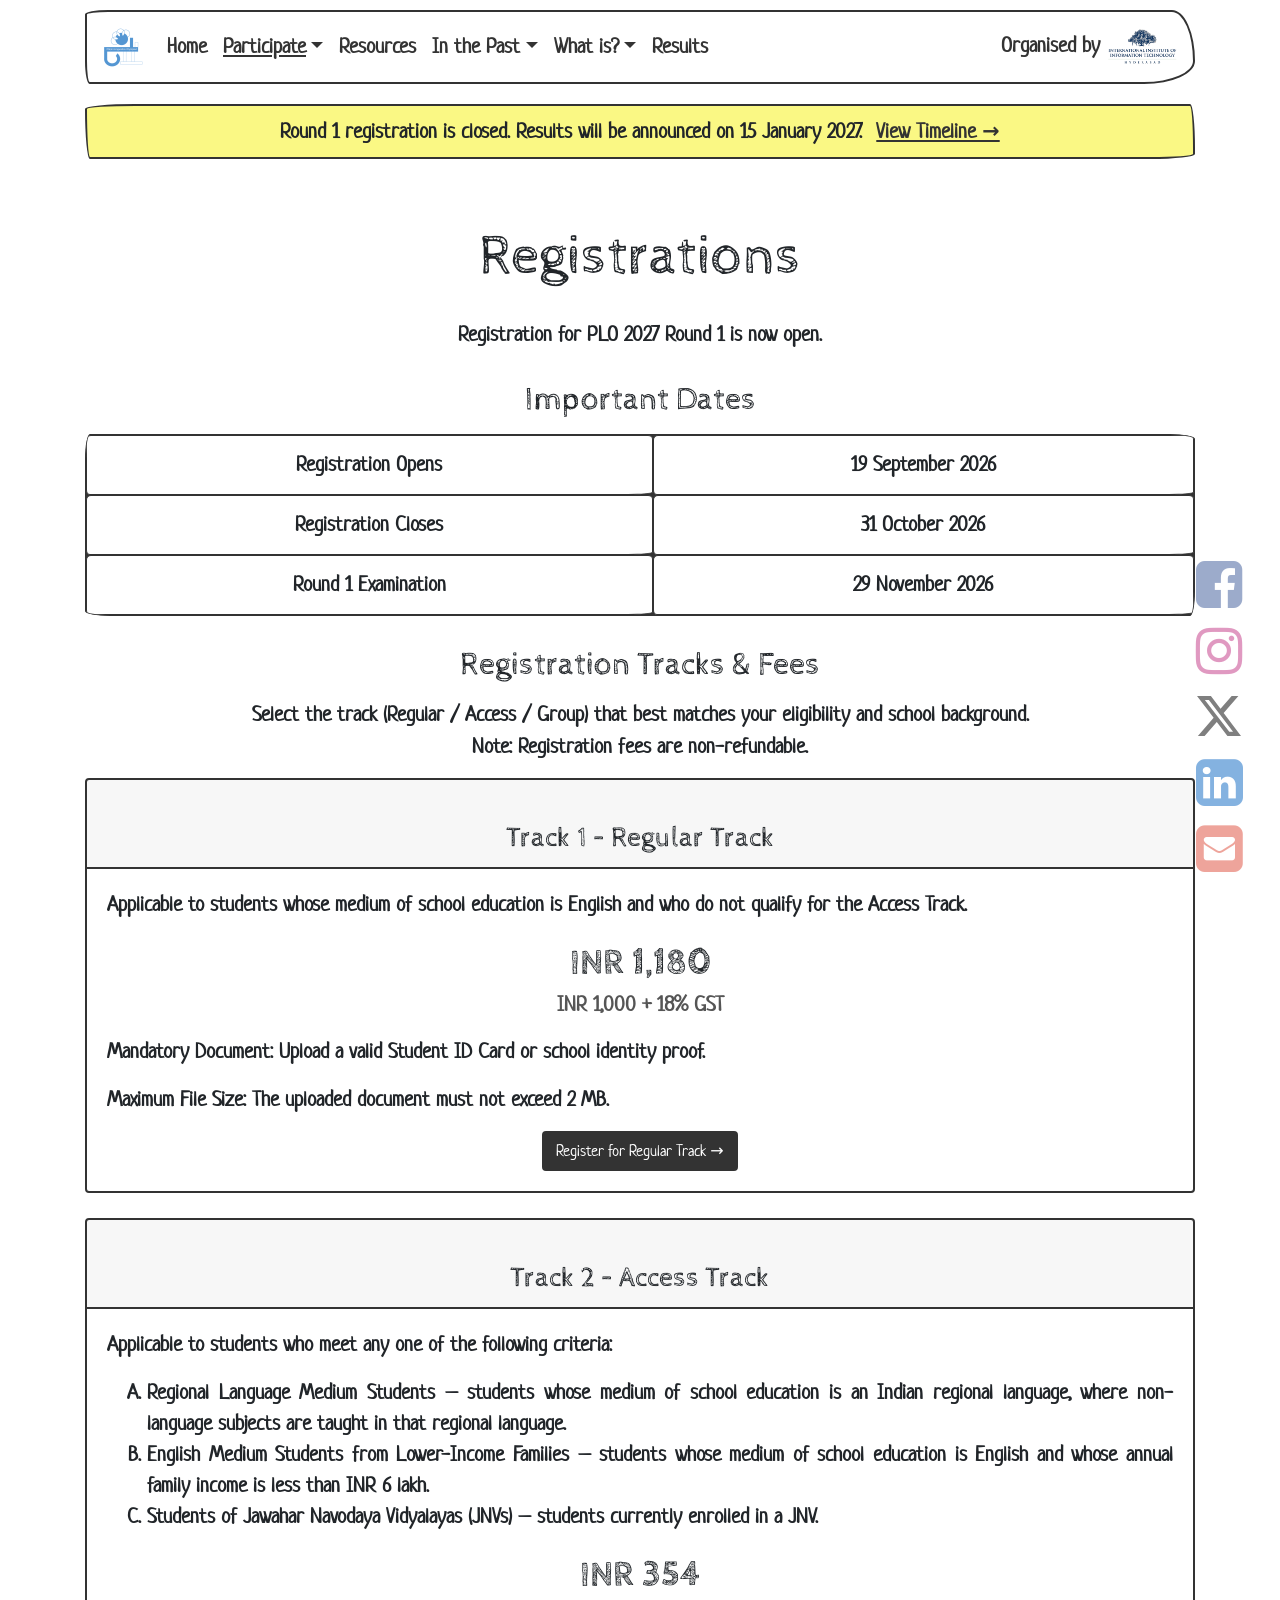
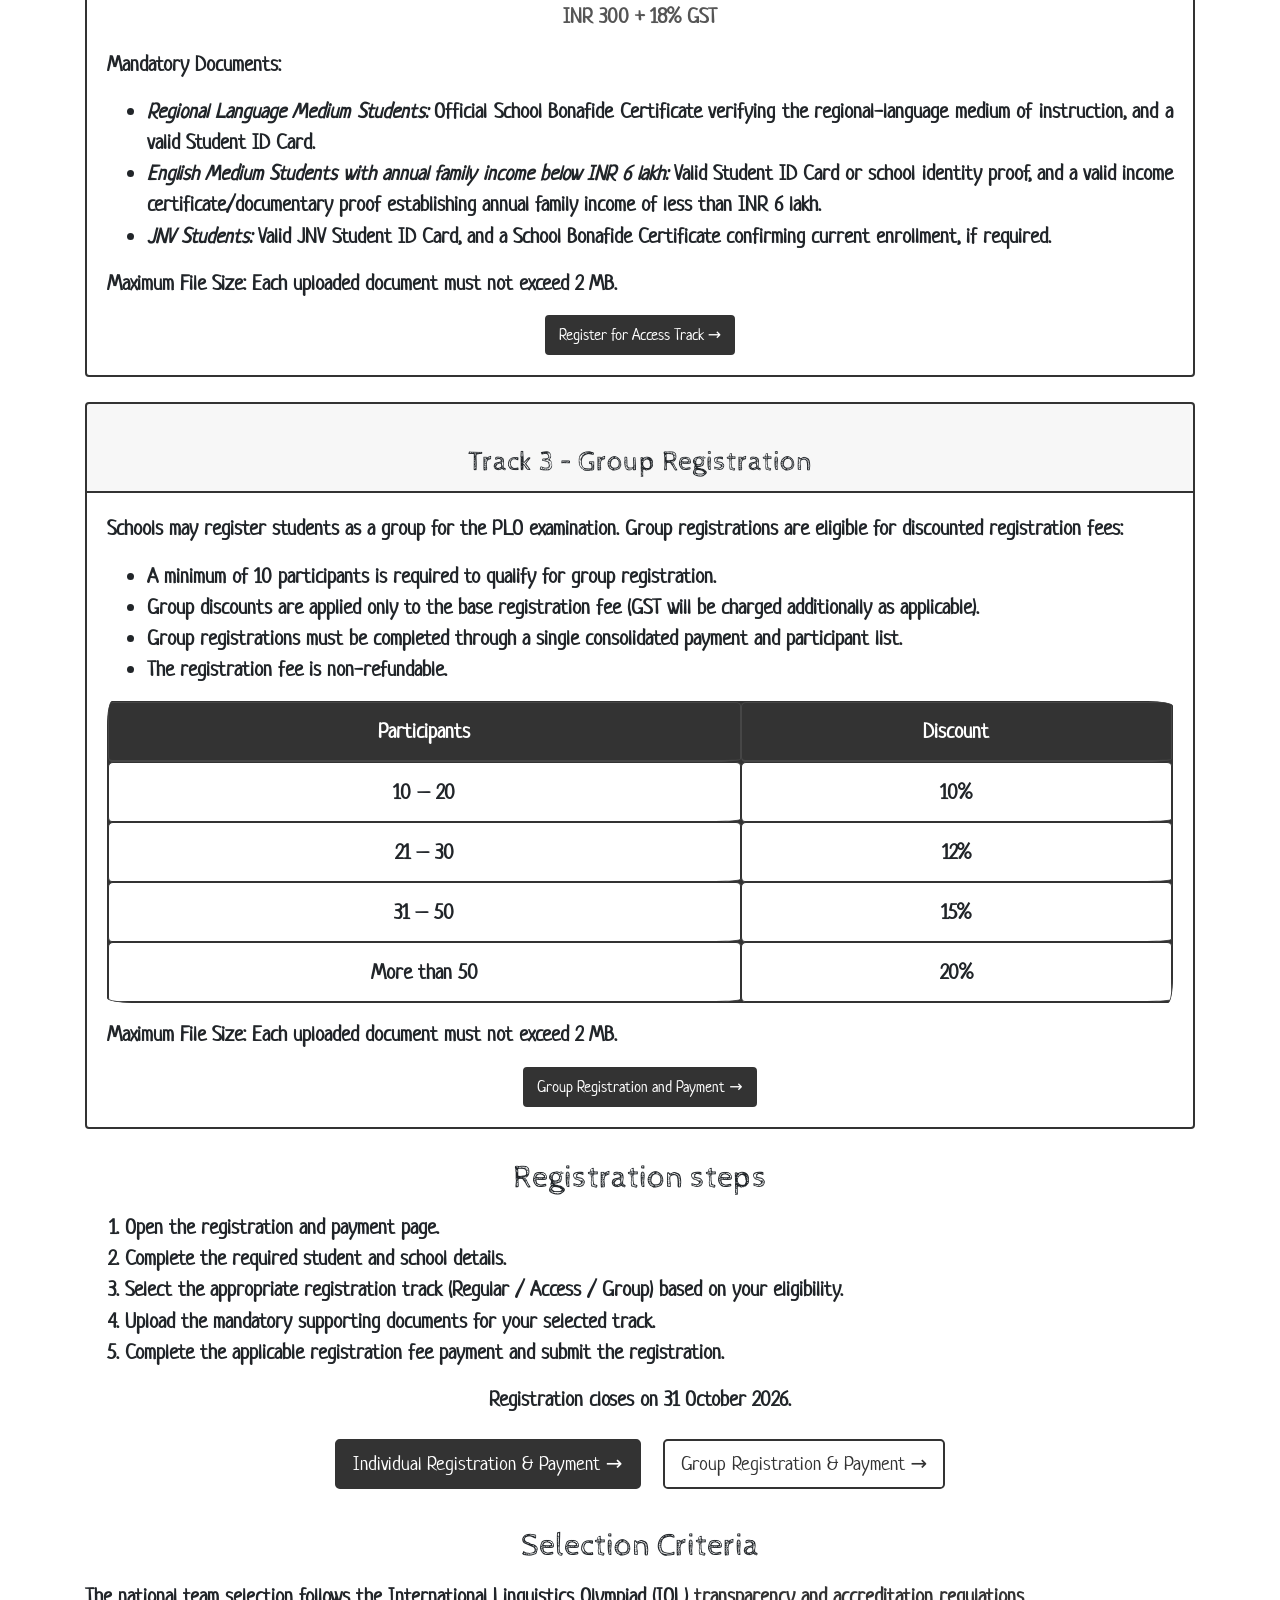
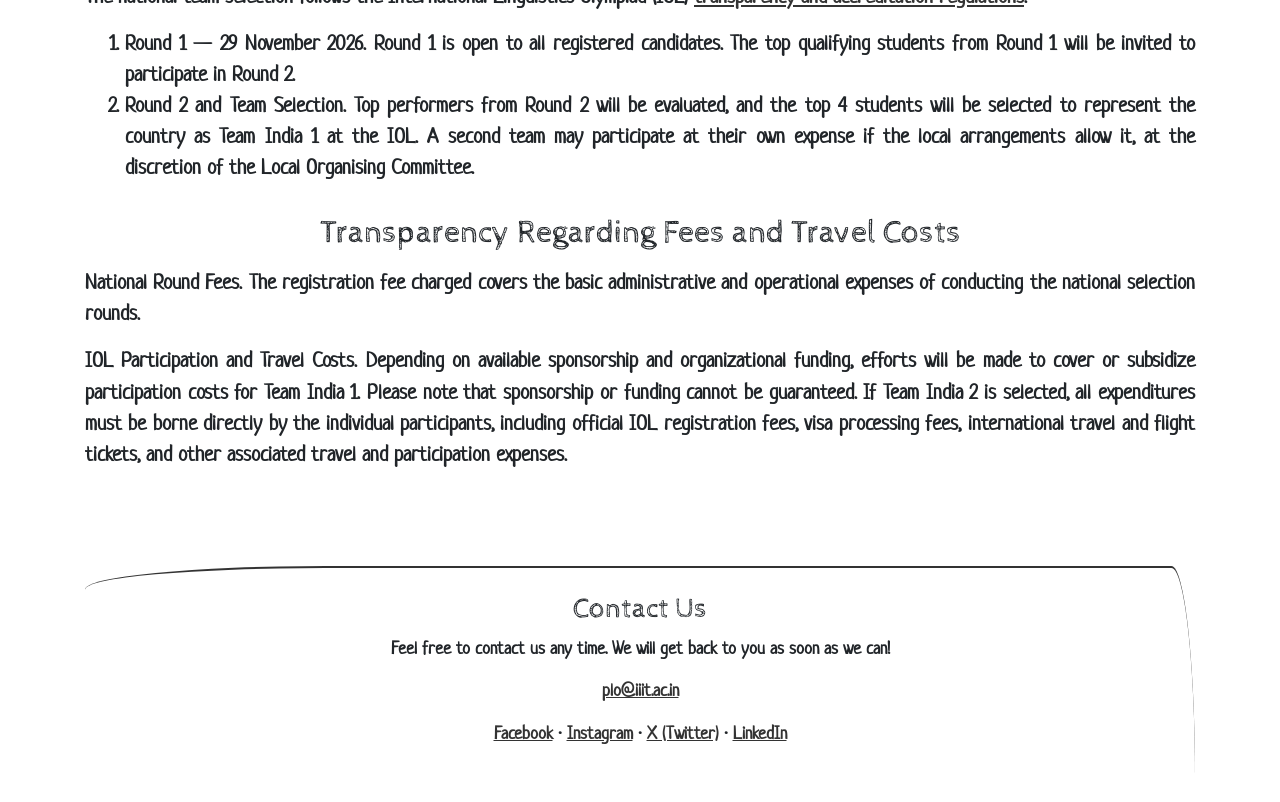
<file: registration.html>
<!doctype html>
<html lang="en">
  <head>
    <meta charset="utf-8" />
    <meta name="viewport" content="width=device-width, initial-scale=1" />
    <meta
      name="description"
      content="PLO is a fun, exciting, educational, challenging, puzzling, linguistic competition for school students! Celebrate Linguistics and problem solving!"
    />
    <title>Registration | Panini Linguistics Olympiad</title>
    <link rel="icon" href="favicon.ico" />
    <link rel="preconnect" href="https://fonts.googleapis.com" />
    <link rel="preconnect" href="https://fonts.gstatic.com" crossorigin />
    <link rel="stylesheet" href="https://fonts.googleapis.com/css?family=Neucha|Cabin+Sketch&display=swap" />
    <link
      rel="stylesheet"
      href="https://cdnjs.cloudflare.com/ajax/libs/font-awesome/4.7.0/css/font-awesome.min.css"
    />
    <link rel="stylesheet" href="css/theme.css" />
    <link rel="stylesheet" href="css/site.css" />
  </head>
  <body>
    <div class="container">
      <nav class="navbar navbar-expand-lg navbar-light bg-light">
        <a class="navbar-brand" href="index.html"><img src="images/logo.png" alt="PLO logo" /></a>
        <button
          class="navbar-toggler"
          type="button"
          data-toggle="collapse"
          data-target="#mainNav"
          aria-controls="mainNav"
          aria-expanded="false"
          aria-label="Toggle navigation"
        >
          <span class="navbar-toggler-icon"></span>
        </button>
        <div class="collapse navbar-collapse" id="mainNav">
          <ul class="navbar-nav mr-auto">
            <li class="nav-item"><a class="nav-link" href="index.html">Home</a></li>
            <li class="nav-item dropdown active">
              <a
                class="nav-link dropdown-toggle"
                href="#"
                id="nav-participate"
                role="button"
                data-toggle="dropdown"
                aria-haspopup="true"
                aria-expanded="false"
                >Participate</a
              >
              <div class="dropdown-menu" aria-labelledby="nav-participate">
                <a class="dropdown-item" href="registration.html">Registration</a
                ><a class="dropdown-item" href="eligibility.html">Eligibility</a
                ><a class="dropdown-item" href="centres.html">Centres &amp; Exam Day</a
                ><a class="dropdown-item" href="faq.html">FAQs</a>
              </div>
            </li>
            <li class="nav-item"><a class="nav-link" href="resources.html">Resources</a></li>
            <li class="nav-item dropdown">
              <a
                class="nav-link dropdown-toggle"
                href="#"
                id="nav-past"
                role="button"
                data-toggle="dropdown"
                aria-haspopup="true"
                aria-expanded="false"
                >In the Past</a
              >
              <div class="dropdown-menu" aria-labelledby="nav-past">
                <a class="dropdown-item" href="previous.html">Results Archive</a>
                <div class="dropdown-divider"></div>
                <a
                  class="dropdown-item"
                  href="https://ltrc.iiit.ac.in/plo/archives/2026/index.html"
                  target="_blank"
                  rel="noopener"
                  >2026 Archive ↗</a
                ><a
                  class="dropdown-item"
                  href="https://ltrc.iiit.ac.in/plo/archives/2025/index.html"
                  target="_blank"
                  rel="noopener"
                  >2025 Archive ↗</a
                >
              </div>
            </li>
            <li class="nav-item dropdown">
              <a
                class="nav-link dropdown-toggle"
                href="#"
                id="nav-whatis"
                role="button"
                data-toggle="dropdown"
                aria-haspopup="true"
                aria-expanded="false"
                >What is?</a
              >
              <div class="dropdown-menu" aria-labelledby="nav-whatis">
                <a class="dropdown-item" href="olympiad.html#plo">Panini Linguistics Olympiad</a
                ><a class="dropdown-item" href="olympiad.html#iol">International Linguistics Olympiad</a
                ><a class="dropdown-item" href="olympiad.html#aplo">Asia Pacific Linguistics Olympiad</a
                ><a class="dropdown-item" href="linguistics.html">Linguistics</a>
                <div class="dropdown-divider"></div>
                <a class="dropdown-item" href="team.html">Who we are (Team)</a>
              </div>
            </li>
            <li class="nav-item"><a class="nav-link" href="results.html">Results</a></li>
          </ul>
          <a
            class="btn btn-outline-primary btn-sm signin-tab"
            href="#"
            data-portal-show="portal"
            data-portal-href="/"
            hidden
            >Sign in</a
          >
          <span class="organised-by navbar-text">
            Organised by <img src="images/iiit-logo.png" alt="IIIT Hyderabad" />
          </span>
        </div>
      </nav>

      <div class="announce">
        <span id="banner-text">PLO 2026-2027 Registration is OPEN — Last date 31 October 2026!</span>
        <a href="registration.html" id="banner-link">Register Now →</a>
      </div>
    </div>

    <main class="container">
      <section class="page-section">
        <h1>Registrations</h1>
        <p class="lead-center">Registration for <strong>PLO 2027 Round 1</strong> is now open.</p>

        <h2>Important Dates</h2>
        <table class="table table-bordered">
          <tbody>
            <tr>
              <td>Registration Opens</td>
              <td><strong>19 September 2026</strong></td>
            </tr>
            <tr>
              <td>Registration Closes</td>
              <td><strong>31 October 2026</strong></td>
            </tr>
            <tr>
              <td>Round 1 Examination</td>
              <td><strong>29 November 2026</strong></td>
            </tr>
          </tbody>
        </table>

        <h2>Registration Tracks &amp; Fees</h2>
        <p class="lead-center">
          Select the track (Regular / Access / Group) that best matches your eligibility and school
          background.
          <br /><strong>Note:</strong> Registration fees are non-refundable.
        </p>

        <div class="card">
          <div class="card-header"><h3 class="mb-0">Track 1 – Regular Track</h3></div>
          <div class="card-body">
            <p>
              Applicable to students whose medium of school education is English and who do not qualify for
              the Access Track.
            </p>
            <p class="text-center">
              <span class="fee">INR 1,180</span><br /><span class="fee-note">INR 1,000 + 18% GST</span>
            </p>
            <p>
              <strong>Mandatory Document:</strong> Upload a valid Student ID Card or school identity proof.
            </p>
            <p><strong>Maximum File Size:</strong> The uploaded document must not exceed 2 MB.</p>
            <p class="text-center mb-0">
              <a
                class="btn btn-primary"
                href="https://payments.iiit.ac.in/plo2027/registration.php"
                target="_blank"
                rel="noopener"
                >Register for Regular Track →</a
              >
            </p>
          </div>
        </div>

        <div class="card">
          <div class="card-header"><h3 class="mb-0">Track 2 – Access Track</h3></div>
          <div class="card-body">
            <p>Applicable to students who meet <strong>any one</strong> of the following criteria:</p>
            <ol type="A">
              <li>
                <strong>Regional Language Medium Students</strong> – students whose medium of school education
                is an Indian regional language, where non-language subjects are taught in that regional
                language.
              </li>
              <li>
                <strong>English Medium Students from Lower-Income Families</strong> – students whose medium of
                school education is English and whose annual family income is less than INR 6 lakh.
              </li>
              <li>
                <strong>Students of Jawahar Navodaya Vidyalayas (JNVs)</strong> – students currently enrolled
                in a JNV.
              </li>
            </ol>
            <p class="text-center">
              <span class="fee">INR 354</span><br /><span class="fee-note">INR 300 + 18% GST</span>
            </p>
            <p><strong>Mandatory Documents:</strong></p>
            <ul>
              <li>
                <em>Regional Language Medium Students:</em> Official School Bonafide Certificate verifying the
                regional-language medium of instruction, and a valid Student ID Card.
              </li>
              <li>
                <em>English Medium Students with annual family income below INR 6 lakh:</em> Valid Student ID
                Card or school identity proof, and a valid income certificate/documentary proof establishing
                annual family income of less than INR 6 lakh.
              </li>
              <li>
                <em>JNV Students:</em> Valid JNV Student ID Card, and a School Bonafide Certificate confirming
                current enrollment, if required.
              </li>
            </ul>
            <p><strong>Maximum File Size:</strong> Each uploaded document must not exceed 2 MB.</p>
            <p class="text-center mb-0">
              <a
                class="btn btn-primary"
                href="https://payments.iiit.ac.in/plo2027/registration.php"
                target="_blank"
                rel="noopener"
                >Register for Access Track →</a
              >
            </p>
          </div>
        </div>

        <div class="card">
          <div class="card-header"><h3 class="mb-0">Track 3 – Group Registration</h3></div>
          <div class="card-body">
            <p>
              Schools may register students as a group for the PLO examination. Group registrations are
              eligible for discounted registration fees:
            </p>
            <ul>
              <li>
                A minimum of <strong>10 participants</strong> is required to qualify for group registration.
              </li>
              <li>
                Group discounts are applied only to the base registration fee (GST will be charged
                additionally as applicable).
              </li>
              <li>
                Group registrations must be completed through a single consolidated payment and participant
                list.
              </li>
              <li>The registration fee is non-refundable.</li>
            </ul>
            <table class="table table-bordered">
              <thead class="thead-dark">
                <tr>
                  <th>Participants</th>
                  <th>Discount</th>
                </tr>
              </thead>
              <tbody>
                <tr>
                  <td>10 – 20</td>
                  <td>10%</td>
                </tr>
                <tr>
                  <td>21 – 30</td>
                  <td>12%</td>
                </tr>
                <tr>
                  <td>31 – 50</td>
                  <td>15%</td>
                </tr>
                <tr>
                  <td>More than 50</td>
                  <td>20%</td>
                </tr>
              </tbody>
            </table>
            <p><strong>Maximum File Size:</strong> Each uploaded document must not exceed 2 MB.</p>
            <p class="text-center mb-0">
              <a
                class="btn btn-primary"
                href="https://payments.iiit.ac.in/plo2027/registration_group.php"
                target="_blank"
                rel="noopener"
                >Group Registration and Payment →</a
              >
            </p>
          </div>
        </div>

        <h2>Registration steps</h2>
        <ol>
          <li>Open the registration and payment page.</li>
          <li>Complete the required student and school details.</li>
          <li>
            Select the appropriate registration track (Regular / Access / Group) based on your eligibility.
          </li>
          <li>Upload the mandatory supporting documents for your selected track.</li>
          <li>Complete the applicable registration fee payment and submit the registration.</li>
        </ol>
        <p class="lead-center">Registration closes on <strong>31 October 2026</strong>.</p>
        <p class="text-center">
          <a
            class="btn btn-primary btn-lg m-2"
            href="https://payments.iiit.ac.in/plo2027/registration.php"
            target="_blank"
            rel="noopener"
            >Individual Registration &amp; Payment →</a
          >
          <a
            class="btn btn-outline-primary btn-lg m-2"
            href="https://payments.iiit.ac.in/plo2027/registration_group.php"
            target="_blank"
            rel="noopener"
            >Group Registration &amp; Payment →</a
          >
        </p>

        <h2>Selection Criteria</h2>
        <p>
          The national team selection follows the International Linguistics Olympiad (IOL)
          <a href="https://ioling.org/regulations/online/" target="_blank" rel="noopener"
            >transparency and accreditation regulations</a
          >.
        </p>
        <ol>
          <li>
            <strong>Round 1 — 29 November 2026.</strong> Round 1 is open to all registered candidates. The top
            qualifying students from Round 1 will be invited to participate in Round 2.
          </li>
          <li>
            <strong>Round 2 and Team Selection.</strong> Top performers from Round 2 will be evaluated, and
            the top <strong>4</strong> students will be selected to represent the country as
            <strong>Team India 1</strong> at the IOL. A second team may participate at their own expense if
            the local arrangements allow it, at the discretion of the Local Organising Committee.
          </li>
        </ol>

        <h2>Transparency Regarding Fees and Travel Costs</h2>
        <p>
          <strong>National Round Fees.</strong> The registration fee charged covers the basic administrative
          and operational expenses of conducting the national selection rounds.
        </p>
        <p>
          <strong>IOL Participation and Travel Costs.</strong> Depending on available sponsorship and
          organizational funding, efforts will be made to cover or subsidize participation costs for
          <strong>Team India 1</strong>. Please note that sponsorship or funding cannot be guaranteed. If
          <strong>Team India 2</strong> is selected, all expenditures must be borne directly by the individual
          participants, including official IOL registration fees, visa processing fees, international travel
          and flight tickets, and other associated travel and participation expenses.
        </p>
      </section>
    </main>

    <div class="container">
      <footer class="site-footer" id="contact">
        <h3>Contact Us</h3>
        <p>Feel free to contact us any time. We will get back to you as soon as we can!</p>
        <p><a href="mailto:plo@iiit.ac.in">plo@iiit.ac.in</a></p>
        <p>
          <a href="https://www.facebook.com/PaniniLinguisticsOlympiad/" target="_blank" rel="noopener"
            >Facebook</a
          >
          · <a href="https://www.instagram.com/plo_india/" target="_blank" rel="noopener">Instagram</a> ·
          <a href="https://x.com/OlympiadPanini" target="_blank" rel="noopener">X (Twitter)</a> ·
          <a href="https://www.linkedin.com/company/paninilingoly" target="_blank" rel="noopener">LinkedIn</a>
        </p>
      </footer>
    </div>

    <div class="social">
      <div id="social-facebook">
        <a
          href="https://www.facebook.com/PaniniLinguisticsOlympiad/"
          target="_blank"
          rel="noopener"
          aria-label="Facebook"
          ><i class="fa fa-facebook-square"></i
        ></a>
      </div>
      <div id="social-instagram">
        <a href="https://www.instagram.com/plo_india/" target="_blank" rel="noopener" aria-label="Instagram"
          ><i class="fa fa-instagram"></i
        ></a>
      </div>
      <div id="social-x">
        <a href="https://x.com/OlympiadPanini" target="_blank" rel="noopener" aria-label="X (Twitter)"
          ><svg class="x-logo" viewBox="0 0 24 24" aria-hidden="true">
            <path
              d="M18.901 1.153h3.68l-8.04 9.19L24 22.846h-7.406l-5.8-7.584-6.638 7.584H.474l8.6-9.83L0 1.154h7.594l5.243 6.932ZM17.61 20.644h2.039L6.486 3.24H4.298Z"
            /></svg
        ></a>
      </div>
      <div id="social-linkedin">
        <a
          href="https://www.linkedin.com/company/paninilingoly"
          target="_blank"
          rel="noopener"
          aria-label="LinkedIn"
          ><i class="fa fa-linkedin-square"></i
        ></a>
      </div>
      <div id="social-email">
        <a href="mailto:plo@iiit.ac.in" aria-label="Email"><i class="fa fa-envelope-square"></i></a>
      </div>
    </div>

    <script src="https://cdn.jsdelivr.net/npm/jquery@3.5.1/dist/jquery.slim.min.js"></script>
    <script src="https://cdn.jsdelivr.net/npm/bootstrap@4.6.1/dist/js/bootstrap.bundle.min.js"></script>
    <script src="js/site.js"></script>
  </body>
</html>
</file>
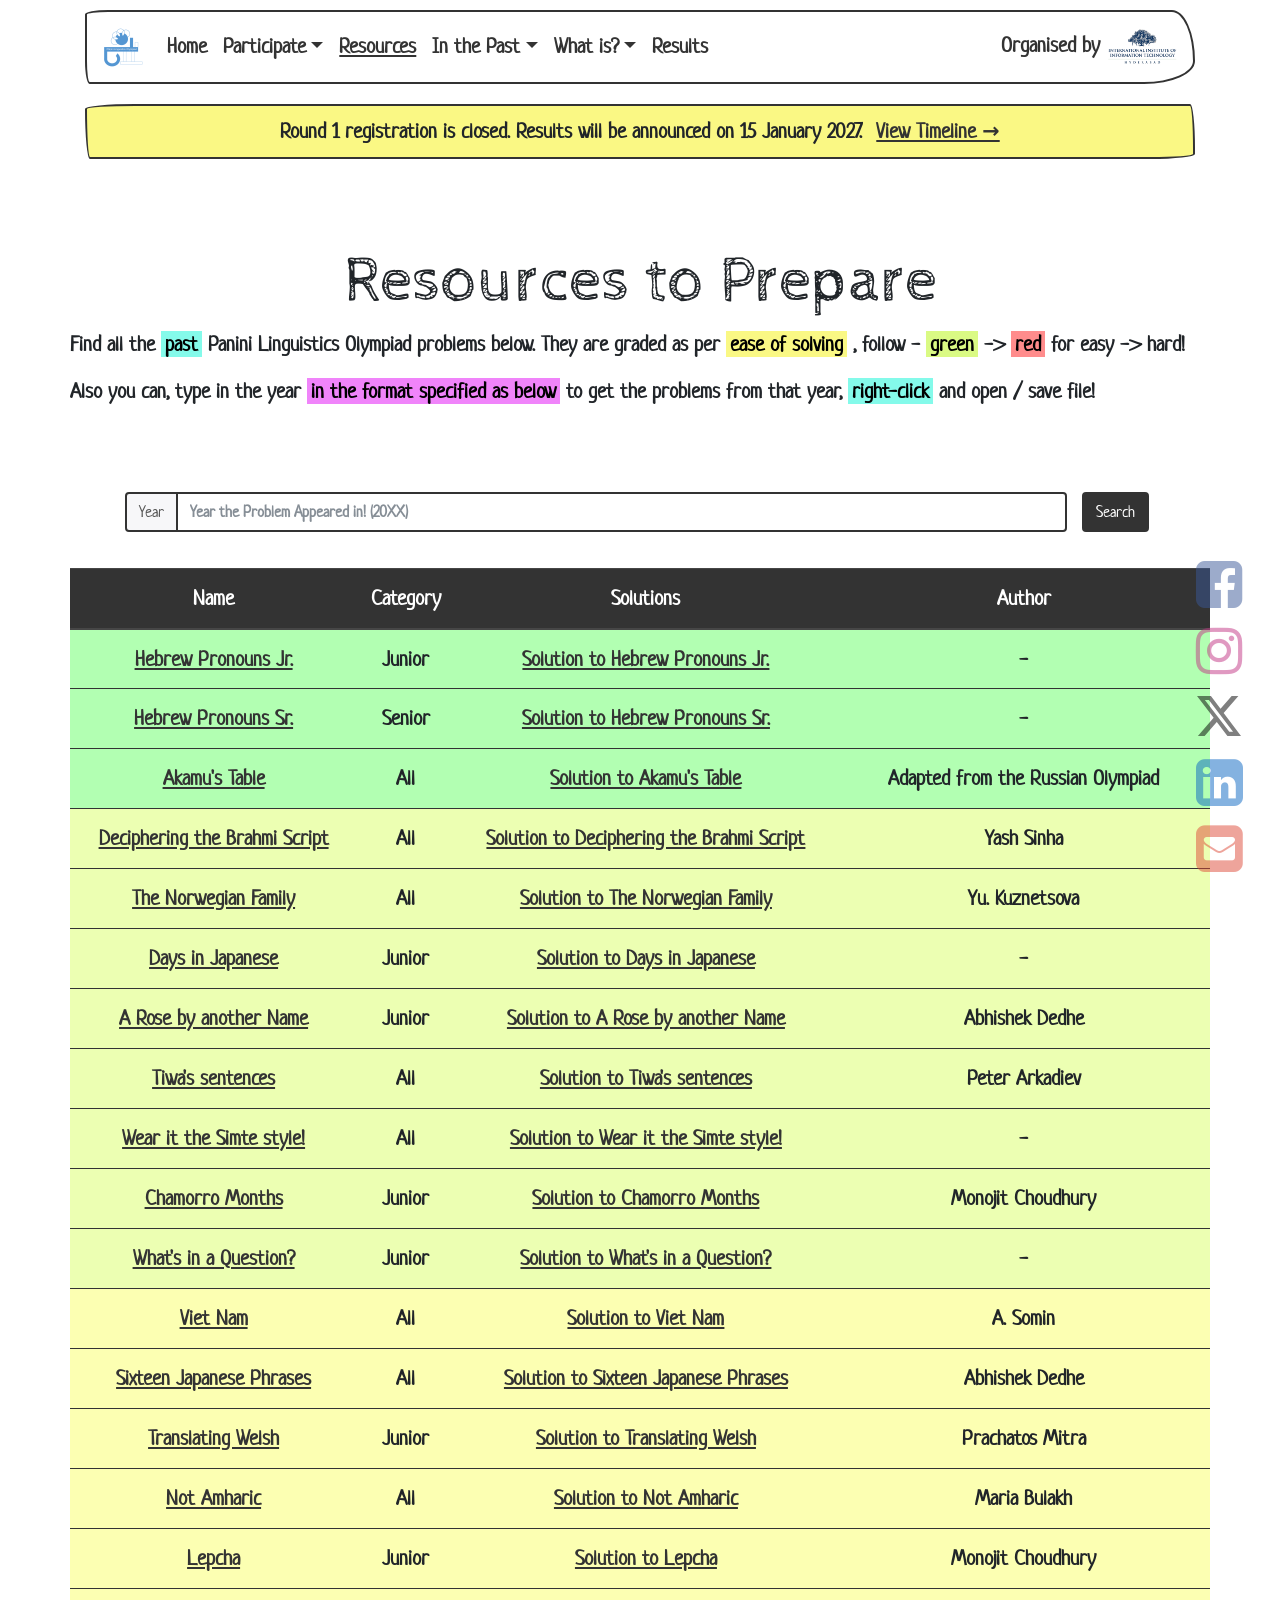
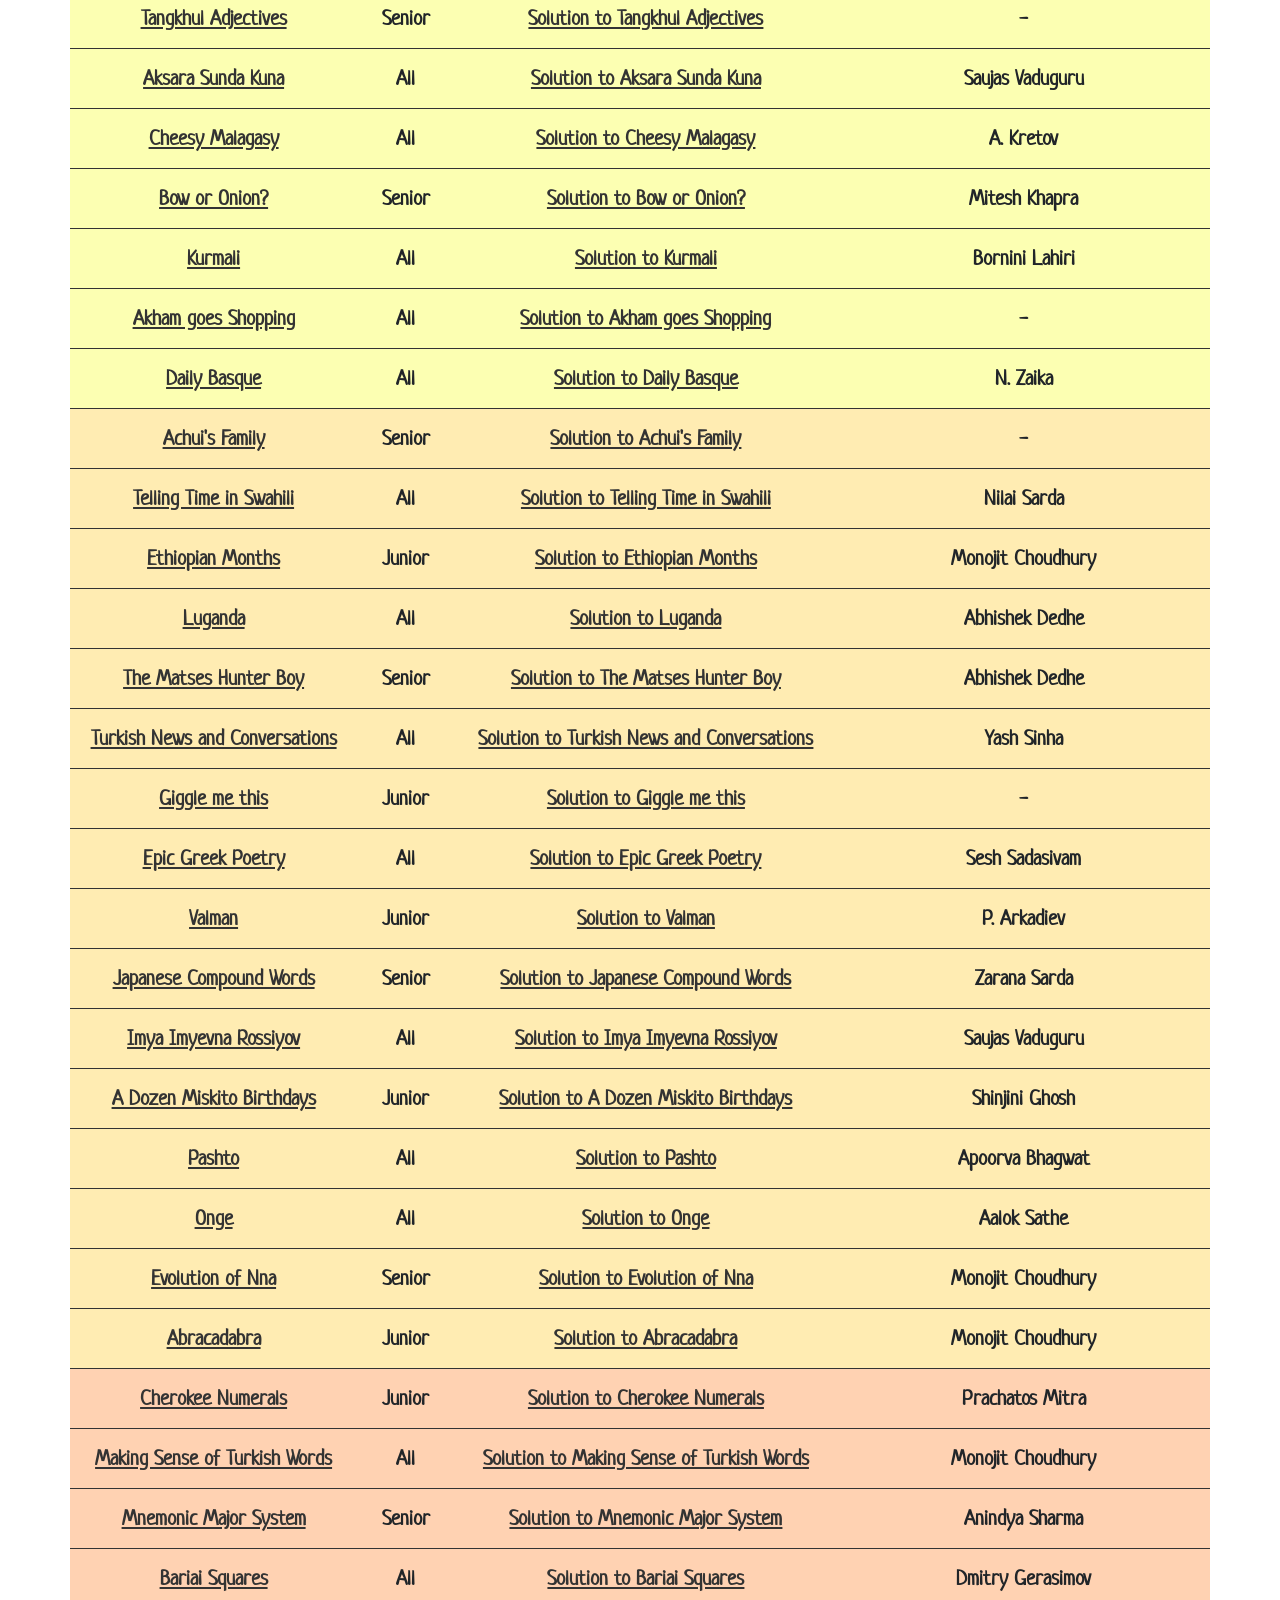
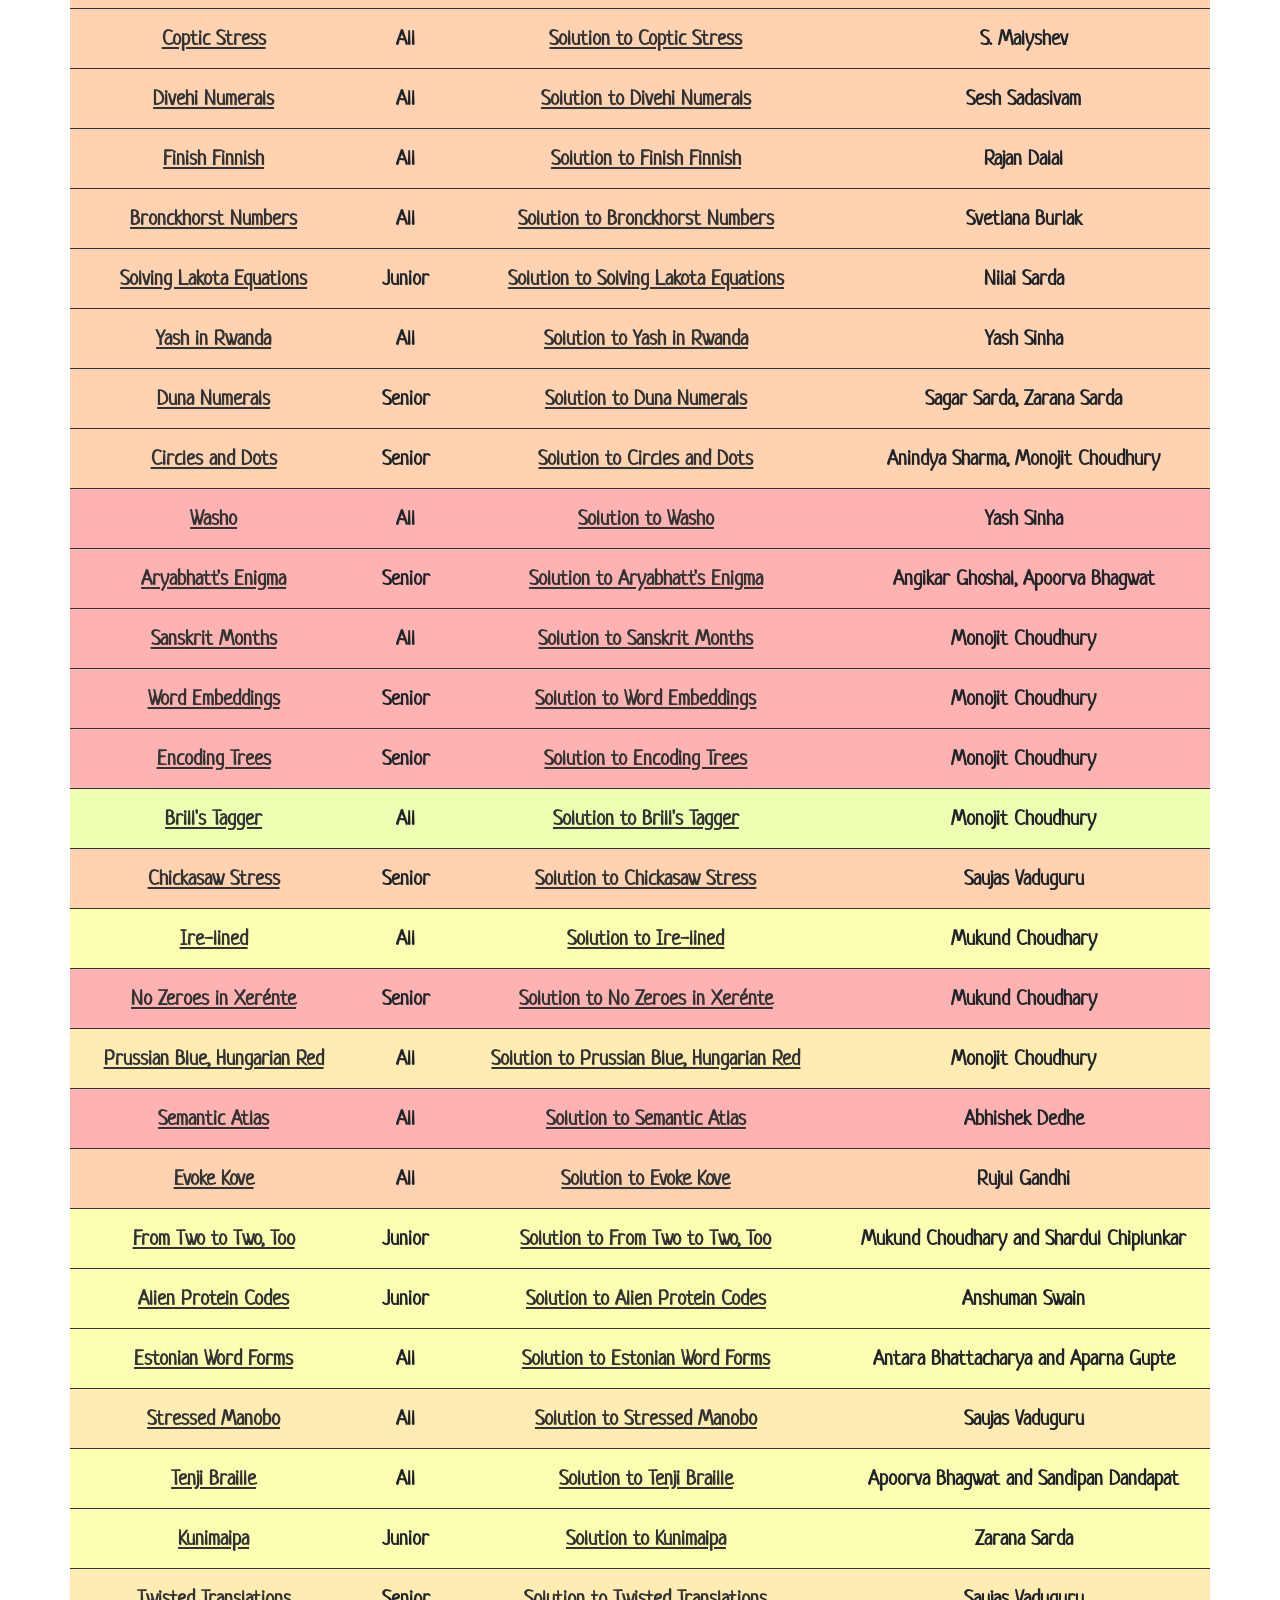
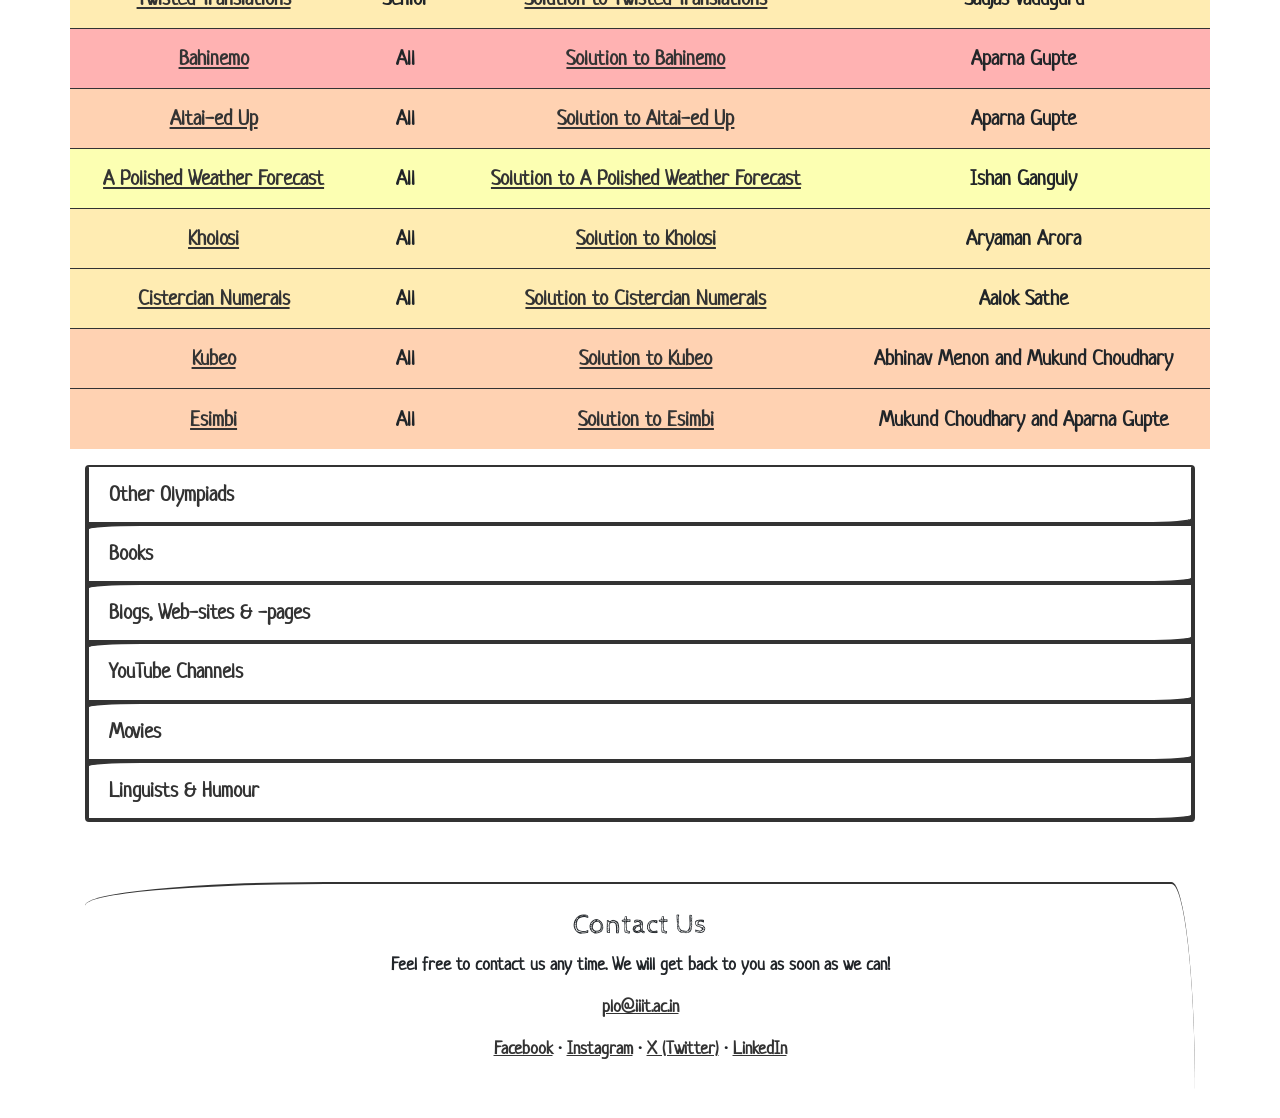
<file: resources.html>
<!doctype html>
<html lang="en">
  <head>
    <meta charset="utf-8" />
    <meta name="viewport" content="width=device-width, initial-scale=1" />
    <meta
      name="description"
      content="PLO is a fun, exciting, educational, challenging, puzzling, linguistic competition for school students! Celebrate Linguistics and problem solving!"
    />
    <title>Resources | Panini Linguistics Olympiad</title>
    <link rel="icon" href="favicon.ico" />
    <link rel="preconnect" href="https://fonts.googleapis.com" />
    <link rel="preconnect" href="https://fonts.gstatic.com" crossorigin />
    <link rel="stylesheet" href="https://fonts.googleapis.com/css?family=Neucha|Cabin+Sketch&display=swap" />
    <link
      rel="stylesheet"
      href="https://cdnjs.cloudflare.com/ajax/libs/font-awesome/4.7.0/css/font-awesome.min.css"
    />
    <link rel="stylesheet" href="css/theme.css" />
    <link rel="stylesheet" href="css/site.css" />
  </head>
  <body>
    <div class="container">
      <nav class="navbar navbar-expand-lg navbar-light bg-light">
        <a class="navbar-brand" href="index.html"><img src="images/logo.png" alt="PLO logo" /></a>
        <button
          class="navbar-toggler"
          type="button"
          data-toggle="collapse"
          data-target="#mainNav"
          aria-controls="mainNav"
          aria-expanded="false"
          aria-label="Toggle navigation"
        >
          <span class="navbar-toggler-icon"></span>
        </button>
        <div class="collapse navbar-collapse" id="mainNav">
          <ul class="navbar-nav mr-auto">
            <li class="nav-item"><a class="nav-link" href="index.html">Home</a></li>
            <li class="nav-item dropdown">
              <a
                class="nav-link dropdown-toggle"
                href="#"
                id="nav-participate"
                role="button"
                data-toggle="dropdown"
                aria-haspopup="true"
                aria-expanded="false"
                >Participate</a
              >
              <div class="dropdown-menu" aria-labelledby="nav-participate">
                <a class="dropdown-item" href="registration.html">Registration</a
                ><a class="dropdown-item" href="eligibility.html">Eligibility</a
                ><a class="dropdown-item" href="centres.html">Centres &amp; Exam Day</a
                ><a class="dropdown-item" href="faq.html">FAQs</a>
              </div>
            </li>
            <li class="nav-item active"><a class="nav-link" href="resources.html">Resources</a></li>
            <li class="nav-item dropdown">
              <a
                class="nav-link dropdown-toggle"
                href="#"
                id="nav-past"
                role="button"
                data-toggle="dropdown"
                aria-haspopup="true"
                aria-expanded="false"
                >In the Past</a
              >
              <div class="dropdown-menu" aria-labelledby="nav-past">
                <a class="dropdown-item" href="previous.html">Results Archive</a>
                <div class="dropdown-divider"></div>
                <a
                  class="dropdown-item"
                  href="https://ltrc.iiit.ac.in/plo/archives/2026/index.html"
                  target="_blank"
                  rel="noopener"
                  >2026 Archive ↗</a
                ><a
                  class="dropdown-item"
                  href="https://ltrc.iiit.ac.in/plo/archives/2025/index.html"
                  target="_blank"
                  rel="noopener"
                  >2025 Archive ↗</a
                >
              </div>
            </li>
            <li class="nav-item dropdown">
              <a
                class="nav-link dropdown-toggle"
                href="#"
                id="nav-whatis"
                role="button"
                data-toggle="dropdown"
                aria-haspopup="true"
                aria-expanded="false"
                >What is?</a
              >
              <div class="dropdown-menu" aria-labelledby="nav-whatis">
                <a class="dropdown-item" href="olympiad.html#plo">Panini Linguistics Olympiad</a
                ><a class="dropdown-item" href="olympiad.html#iol">International Linguistics Olympiad</a
                ><a class="dropdown-item" href="olympiad.html#aplo">Asia Pacific Linguistics Olympiad</a
                ><a class="dropdown-item" href="linguistics.html">Linguistics</a>
                <div class="dropdown-divider"></div>
                <a class="dropdown-item" href="team.html">Who we are (Team)</a>
              </div>
            </li>
            <li class="nav-item"><a class="nav-link" href="results.html">Results</a></li>
          </ul>
          <a
            class="btn btn-outline-primary btn-sm signin-tab"
            href="#"
            data-portal-show="portal"
            data-portal-href="/"
            hidden
            >Sign in</a
          >
          <span class="organised-by navbar-text">
            Organised by <img src="images/iiit-logo.png" alt="IIIT Hyderabad" />
          </span>
        </div>
      </nav>

      <div class="announce">
        <span id="banner-text">PLO 2026-2027 Registration is OPEN — Last date 31 October 2026!</span>
        <a href="registration.html" id="banner-link">Register Now →</a>
      </div>
    </div>

    <main class="container">
      <div class="row pad-vertical">
        <h1>Resources to Prepare</h1>
        <p>
          Find all the <mark class="text-highlight blue">past</mark> Panini Linguistics Olympiad problems
          below. They are graded as per <mark class="text-highlight yellow">ease of solving</mark> , follow -
          <mark class="text-highlight green">green</mark> -&gt;
          <mark class="text-highlight red">red</mark> for easy -&gt; hard!
        </p>
        <p>
          Also you can, type in the year
          <mark class="text-highlight pink">in the format specified as below</mark> to get the problems from
          that year, <mark class="text-highlight blue">right-click</mark> and open / save file!
        </p>
      </div>
      <form class="form-inline" id="rsc-search-form">
        <div class="col-lg-11 col-sm-8 col-md-10 col-xs-6">
          <label for="rsc-search-value" class="sr-only">Username</label>
          <div class="input-group mb-2">
            <div class="input-group-prepend"><div class="input-group-text">Year</div></div>
            <input
              type="text"
              id="rsc-search-value"
              placeholder="Year the Problem Appeared in! (20XX)"
              class="form-control"
            />
          </div>
        </div>
        <div style="padding-bottom: 7px">
          <button type="submit" class="btn btn-primary my-1">Search</button>
        </div>
      </form>
      <div class="row">
        <table class="table" id="rsc-table">
          <thead class="thead-dark">
            <tr class="level-color">
              <th scope="col">Name</th>
              <th>Category</th>
              <th>Solutions</th>
              <th>Author</th>
            </tr>
          </thead>
          <tbody>
            <tr class="level-color level-color-00" data-year="2013">
              <th scope="row">
                <a href="https://drive.google.com/open?id=1SJxoPWWz8-977e2CMdkxe8wdA2CcnR0e"
                  >Hebrew Pronouns Jr.</a
                >
              </th>
              <td>Junior</td>
              <td>
                <a href="https://drive.google.com/open?id=1HalkUUsw9S71RRejX4FFb2TGsOfbrRW6"
                  >Solution to Hebrew Pronouns Jr.</a
                >
              </td>
              <td>-</td>
            </tr>
            <tr class="level-color level-color-00" data-year="2013">
              <th scope="row">
                <a href="https://drive.google.com/open?id=1WnDPLdeNw1y9HTPpwDoPblWbRvbP9Hnu"
                  >Hebrew Pronouns Sr.</a
                >
              </th>
              <td>Senior</td>
              <td>
                <a href="https://drive.google.com/open?id=19_RdZnkDy8-rw-2HyYk6b9PYDjWIcmWJ"
                  >Solution to Hebrew Pronouns Sr.</a
                >
              </td>
              <td>-</td>
            </tr>
            <tr class="level-color level-color-00" data-year="2017">
              <th scope="row">
                <a href="https://drive.google.com/open?id=1yN1H2b65eo7-x0iL6VJ4WH6gvVqLAIlu"
                  >Akamu&#x27;s Table</a
                >
              </th>
              <td>All</td>
              <td>
                <a href="https://drive.google.com/open?id=1g5bXScYd2BLCDWT8N9h2OMKa-5DRU4gb"
                  >Solution to Akamu&#x27;s Table</a
                >
              </td>
              <td>Adapted from the Russian Olympiad</td>
            </tr>
            <tr class="level-color level-color-02" data-year="2014">
              <th scope="row">
                <a href="https://drive.google.com/open?id=15zsk7_BFIjJFx18ycJPAPJscYycVZdym"
                  >Deciphering the Brahmi Script</a
                >
              </th>
              <td>All</td>
              <td>
                <a href="https://drive.google.com/open?id=1oOfFp6RgkNlg3eFP4OGdfj13wLZXDyzU"
                  >Solution to Deciphering the Brahmi Script</a
                >
              </td>
              <td>Yash Sinha</td>
            </tr>
            <tr class="level-color level-color-02" data-year="2011">
              <th scope="row">
                <a href="https://drive.google.com/open?id=1-BitFXL7cXTEXtSdkFXehRrz21KJtL9d"
                  >The Norwegian Family</a
                >
              </th>
              <td>All</td>
              <td>
                <a href="https://drive.google.com/open?id=1keWKJ9TnEDpraw9_KDEWgXxfUx5bVrSb"
                  >Solution to The Norwegian Family</a
                >
              </td>
              <td>Yu. Kuznetsova</td>
            </tr>
            <tr class="level-color level-color-02" data-year="2013">
              <th scope="row">
                <a href="https://drive.google.com/open?id=1uNLd-e-3zzS8AFRy84hmtH5sCB0NcDjW"
                  >Days in Japanese</a
                >
              </th>
              <td>Junior</td>
              <td>
                <a href="https://drive.google.com/open?id=1Da0tEF1GKbf6CozngL7t5b5osbc6NB0U"
                  >Solution to Days in Japanese</a
                >
              </td>
              <td>-</td>
            </tr>
            <tr class="level-color level-color-02" data-year="2017">
              <th scope="row">
                <a href="https://drive.google.com/open?id=1MFXOhADGH8YnNHqZW8BKW5e1To4v5pyx"
                  >A Rose by another Name</a
                >
              </th>
              <td>Junior</td>
              <td>
                <a href="https://drive.google.com/open?id=1uN4O25vXSOYECz0ZD3ePpo2ePpUfdAGN"
                  >Solution to A Rose by another Name</a
                >
              </td>
              <td>Abhishek Dedhe</td>
            </tr>
            <tr class="level-color level-color-02" data-year="2011">
              <th scope="row">
                <a href="https://drive.google.com/open?id=16iHrLZw3Monp_MFs-C302OfIXwHWGKPV"
                  >Tiwa&#x27;s sentences</a
                >
              </th>
              <td>All</td>
              <td>
                <a href="https://drive.google.com/open?id=1g1WenLGuG1zPgQu4jtQLP8_0FuvltCBt"
                  >Solution to Tiwa&#x27;s sentences</a
                >
              </td>
              <td>Peter Arkadiev</td>
            </tr>
            <tr class="level-color level-color-02" data-year="2013">
              <th scope="row">
                <a href="https://drive.google.com/open?id=10xlzBDDwpKY5pYpbmaY8fceudLntu3dG"
                  >Wear it the Simte style!</a
                >
              </th>
              <td>All</td>
              <td>
                <a href="https://drive.google.com/open?id=1ao9o1bpj2B0S9Ts7ZgrVaVSySfTabkOG"
                  >Solution to Wear it the Simte style!</a
                >
              </td>
              <td>-</td>
            </tr>
            <tr class="level-color level-color-02" data-year="2017">
              <th scope="row">
                <a href="https://drive.google.com/open?id=1P3DxhCIwB3rv3nroPHBg85KJj323xBRn"
                  >Chamorro Months
                </a>
              </th>
              <td>Junior</td>
              <td>
                <a href="https://drive.google.com/open?id=1gEtvOLrop2StOyWOpnIczAC5SID9d9At"
                  >Solution to Chamorro Months
                </a>
              </td>
              <td>Monojit Choudhury</td>
            </tr>
            <tr class="level-color level-color-02" data-year="2013">
              <th scope="row">
                <a href="https://drive.google.com/open?id=1oNNRXj-XUp9q4rX5RsvlqIzuqXWao-c_"
                  >What&#x27;s in a Question?</a
                >
              </th>
              <td>Junior</td>
              <td>
                <a href="https://drive.google.com/open?id=1pDxVFxay07-jTB5JxDG-CP44ApvEqzms"
                  >Solution to What&#x27;s in a Question?</a
                >
              </td>
              <td>-</td>
            </tr>
            <tr class="level-color level-color-04" data-year="2011">
              <th scope="row">
                <a href="https://drive.google.com/open?id=1dPK1sEJjq057_YZUlgThjs1Hl20WnEIc">Viet Nam</a>
              </th>
              <td>All</td>
              <td>
                <a href="https://drive.google.com/open?id=1E9Wa4xmbTOElR83U9rgOjHooP7RxuFaW"
                  >Solution to Viet Nam</a
                >
              </td>
              <td>A. Somin</td>
            </tr>
            <tr class="level-color level-color-04" data-year="2018">
              <th scope="row">
                <a href="https://drive.google.com/open?id=1UojAJsSPBdrJ0lyXFug5YkWGny9sGz92"
                  >Sixteen Japanese Phrases</a
                >
              </th>
              <td>All</td>
              <td>
                <a href="https://drive.google.com/open?id=1LLyt6CmlJqbb1b5ny9oUXIqGhIjlcvwY"
                  >Solution to Sixteen Japanese Phrases</a
                >
              </td>
              <td>Abhishek Dedhe</td>
            </tr>
            <tr class="level-color level-color-04" data-year="2014">
              <th scope="row">
                <a href="https://drive.google.com/open?id=1Z0mG_kD_wdo_ua5y70VGXejBxJwjpqvJ"
                  >Translating Welsh</a
                >
              </th>
              <td>Junior</td>
              <td>
                <a href="https://drive.google.com/open?id=1bQR0Ab5_Q1M1RHN4TvAjHYrIpAD39t3p"
                  >Solution to Translating Welsh</a
                >
              </td>
              <td>Prachatos Mitra</td>
            </tr>
            <tr class="level-color level-color-04" data-year="2012">
              <th scope="row">
                <a href="https://drive.google.com/open?id=1OrCQcFXQ5VC0fJ8qXEQ84ab5HVQ7pvOO">Not Amharic</a>
              </th>
              <td>All</td>
              <td><a href="#">Solution to Not Amharic</a></td>
              <td>Maria Bulakh</td>
            </tr>
            <tr class="level-color level-color-04" data-year="2015">
              <th scope="row">
                <a href="https://drive.google.com/open?id=13JsXXKJ8y-uUrhOdGFHUOPLA9ZzWwe8c">Lepcha</a>
              </th>
              <td>Junior</td>
              <td><a href="#">Solution to Lepcha</a></td>
              <td>Monojit Choudhury</td>
            </tr>
            <tr class="level-color level-color-04" data-year="2013">
              <th scope="row">
                <a href="https://drive.google.com/open?id=1dO5wDrcrBGX4vP0P8T-POHLar8E4fbE7"
                  >Tangkhul Adjectives</a
                >
              </th>
              <td>Senior</td>
              <td>
                <a href="https://drive.google.com/open?id=1kaLfXCHYnItnZ5G1CFNC2OwgSYu7lpUq"
                  >Solution to Tangkhul Adjectives</a
                >
              </td>
              <td>-</td>
            </tr>
            <tr class="level-color level-color-04" data-year="2016">
              <th scope="row">
                <a href="https://drive.google.com/open?id=1JoC25iIqDi2PIRw48e99_uPeGoCjJsMP"
                  >Aksara Sunda Kuna</a
                >
              </th>
              <td>All</td>
              <td>
                <a href="https://drive.google.com/open?id=19LxZQ9ob3-3mHwXuGywGWV9__xXI6u2G"
                  >Solution to Aksara Sunda Kuna</a
                >
              </td>
              <td>Saujas Vaduguru</td>
            </tr>
            <tr class="level-color level-color-04" data-year="2011">
              <th scope="row">
                <a href="https://drive.google.com/open?id=1D9nsUf-4aridH7oY_le29j8Nd5G7rP3-"
                  >Cheesy Malagasy</a
                >
              </th>
              <td>All</td>
              <td>
                <a href="https://drive.google.com/open?id=13coDpXexPOkbAm0asWlONSHS_hMshKpy"
                  >Solution to Cheesy Malagasy</a
                >
              </td>
              <td>A. Kretov</td>
            </tr>
            <tr class="level-color level-color-04" data-year="2014">
              <th scope="row">
                <a href="https://drive.google.com/open?id=1p9g9ombFU_EFl8-_R5aPJ8FU2wQ12bJc">Bow or Onion?</a>
              </th>
              <td>Senior</td>
              <td>
                <a href="https://drive.google.com/open?id=158wSIQ6T2_jk54uUCDoM0FHszZVNKKL-"
                  >Solution to Bow or Onion?</a
                >
              </td>
              <td>Mitesh Khapra</td>
            </tr>
            <tr class="level-color level-color-04" data-year="2018">
              <th scope="row">
                <a href="https://drive.google.com/open?id=1J1hPckvwLlf_qpchbDnTIKllsrvNMQd5">Kurmali</a>
              </th>
              <td>All</td>
              <td>
                <a href="https://drive.google.com/open?id=1SgY_5c8Rzef3-Pav8NYiN_gJfKe6uABz"
                  >Solution to Kurmali</a
                >
              </td>
              <td>Bornini Lahiri</td>
            </tr>
            <tr class="level-color level-color-04" data-year="2013">
              <th scope="row">
                <a href="https://drive.google.com/open?id=1BtqpwtyFAlWxDVsdDLwcWlbbRkeck9DU"
                  >Akham goes Shopping</a
                >
              </th>
              <td>All</td>
              <td>
                <a href="https://drive.google.com/open?id=1Om1CiTgT_j5Ihw7bOlksV7fyKmT3koty"
                  >Solution to Akham goes Shopping</a
                >
              </td>
              <td>-</td>
            </tr>
            <tr class="level-color level-color-04" data-year="2012">
              <th scope="row">
                <a href="https://drive.google.com/open?id=1I2j9TqjB3yUXDrSJLOfoim4pMZmifyKV">Daily Basque</a>
              </th>
              <td>All</td>
              <td><a href="#">Solution to Daily Basque</a></td>
              <td>N. Zaika</td>
            </tr>
            <tr class="level-color level-color-06" data-year="2013">
              <th scope="row">
                <a href="https://drive.google.com/open?id=1NgaYof9WYsbK2xnrL2lzdQpFgl-6UI0g"
                  >Achui&#x27;s Family</a
                >
              </th>
              <td>Senior</td>
              <td>
                <a href="https://drive.google.com/open?id=15IRqV9DtSZUtazvByXKG-xVLKJLUV_iG"
                  >Solution to Achui&#x27;s Family</a
                >
              </td>
              <td>-</td>
            </tr>
            <tr class="level-color level-color-06" data-year="2014">
              <th scope="row">
                <a href="https://drive.google.com/open?id=1VxWHxvtcbfb0u_4VgQRO7JjsObsa6_JV"
                  >Telling Time in Swahili</a
                >
              </th>
              <td>All</td>
              <td>
                <a href="https://drive.google.com/open?id=1E2Oq0fjZbLdR24v7aYuu5y3kz5vWqQct"
                  >Solution to Telling Time in Swahili</a
                >
              </td>
              <td>Nilai Sarda</td>
            </tr>
            <tr class="level-color level-color-06" data-year="2018">
              <th scope="row">
                <a href="https://drive.google.com/open?id=1P2G-xQAd-vaJEnfEYqP3O3P3rcseghb2"
                  >Ethiopian Months</a
                >
              </th>
              <td>Junior</td>
              <td><a href="#">Solution to Ethiopian Months</a></td>
              <td>Monojit Choudhury</td>
            </tr>
            <tr class="level-color level-color-06" data-year="2016">
              <th scope="row">
                <a href="https://drive.google.com/open?id=1htuwDZZeDsL7Kzc9zHdmtMLtU2DH8q5K"> Luganda</a>
              </th>
              <td>All</td>
              <td>
                <a href="https://drive.google.com/open?id=1ksWRgrlQ-cxDgbgyLsB-AcQ_z1E-yDDs"
                  >Solution to Luganda</a
                >
              </td>
              <td>Abhishek Dedhe</td>
            </tr>
            <tr class="level-color level-color-06" data-year="2017">
              <th scope="row">
                <a href="https://drive.google.com/open?id=1x2HQreoxZUwlHR4txKz-Dioq0KYZOQUL"
                  >The Matses Hunter Boy</a
                >
              </th>
              <td>Senior</td>
              <td>
                <a href="https://drive.google.com/open?id=1IDd4JMq9qdR0Y4WLvZHBbE0u2mUkuedH"
                  >Solution to The Matses Hunter Boy</a
                >
              </td>
              <td>Abhishek Dedhe</td>
            </tr>
            <tr class="level-color level-color-06" data-year="2015">
              <th scope="row">
                <a href="https://drive.google.com/open?id=1jXxom8fsiZsQzEZeYz0dM8hSP3bVtLlS"
                  >Turkish News and Conversations</a
                >
              </th>
              <td>All</td>
              <td>
                <a href="https://drive.google.com/open?id=1TccrgPu7RNwWL67I0PhVZVI832FDOFJx"
                  >Solution to Turkish News and Conversations</a
                >
              </td>
              <td>Yash Sinha</td>
            </tr>
            <tr class="level-color level-color-06" data-year="2013">
              <th scope="row">
                <a href="https://drive.google.com/open?id=1QOm-T2ZrG4ZLPnCMs1o3Zg72M-1jv4vk"
                  >Giggle me this</a
                >
              </th>
              <td>Junior</td>
              <td>
                <a href="https://drive.google.com/open?id=1eSRnQ7H-7_asWqpEvlq0d-IKXaPbbmoX"
                  >Solution to Giggle me this</a
                >
              </td>
              <td>-</td>
            </tr>
            <tr class="level-color level-color-06" data-year="2016">
              <th scope="row">
                <a href="https://drive.google.com/open?id=1lSN4msFuEvTfq358FrhG3oUyJONuvlmV"
                  >Epic Greek Poetry</a
                >
              </th>
              <td>All</td>
              <td>
                <a href="https://drive.google.com/open?id=1BeH-aRD2zE1obScSUYcV4iw1-Wvv2jtR"
                  >Solution to Epic Greek Poetry</a
                >
              </td>
              <td>Sesh Sadasivam</td>
            </tr>
            <tr class="level-color level-color-06" data-year="2015">
              <th scope="row">
                <a href="https://drive.google.com/open?id=1lmHvFShhAmfGEoXyuFuANOx0RUAIG4HF">Valman</a>
              </th>
              <td>Junior</td>
              <td>
                <a href="https://drive.google.com/open?id=1HJfHsiErCHkX7fZH_XFZtlNKfaU9MYKm"
                  >Solution to Valman</a
                >
              </td>
              <td>P. Arkadiev</td>
            </tr>
            <tr class="level-color level-color-06" data-year="2014">
              <th scope="row">
                <a href="https://drive.google.com/open?id=1EILk8mM5oUGNHFZewmbukPorQZvdEtV1"
                  >Japanese Compound Words</a
                >
              </th>
              <td>Senior</td>
              <td>
                <a href="https://drive.google.com/open?id=1HSRQBWVOmpTAXvQ2yX1KEUxYXBwmSUOm"
                  >Solution to Japanese Compound Words</a
                >
              </td>
              <td>Zarana Sarda</td>
            </tr>
            <tr class="level-color level-color-06" data-year="2018">
              <th scope="row">
                <a href="https://drive.google.com/open?id=10v38GTDznUFJOyE9edmyGe2qtl1i5yfV"
                  >Imya Imyevna Rossiyov</a
                >
              </th>
              <td>All</td>
              <td>
                <a href="https://drive.google.com/open?id=1JUoElTzJ4Eu1XxK_IOTGcS8x9de-a7Ar"
                  >Solution to Imya Imyevna Rossiyov</a
                >
              </td>
              <td>Saujas Vaduguru</td>
            </tr>
            <tr class="level-color level-color-06" data-year="2017">
              <th scope="row">
                <a href="https://drive.google.com/open?id=1QIva_X8BevB2hPJJxe2eVRAQq_k9pCPK"
                  >A Dozen Miskito Birthdays</a
                >
              </th>
              <td>Junior</td>
              <td>
                <a href="https://drive.google.com/open?id=1jgECLg4da-qes-CxC3UN2m73T1ekzfUZ"
                  >Solution to A Dozen Miskito Birthdays</a
                >
              </td>
              <td>Shinjini Ghosh</td>
            </tr>
            <tr class="level-color level-color-06" data-year="2015">
              <th scope="row">
                <a href="https://drive.google.com/open?id=1ONluvjO9Fn9nlZkuEM-FpAJddC43-Kdg">Pashto</a>
              </th>
              <td>All</td>
              <td>
                <a href="https://drive.google.com/open?id=1peuRlMfHJ91ioth1oj0RN3DbOc_40rLk"
                  >Solution to Pashto</a
                >
              </td>
              <td>Apoorva Bhagwat</td>
            </tr>
            <tr class="level-color level-color-06" data-year="2016">
              <th scope="row">
                <a href="https://drive.google.com/open?id=1YqUQ80A1ID_rvsqFOjdJhlZSXCfcGO9P">Onge</a>
              </th>
              <td>All</td>
              <td>
                <a href="https://drive.google.com/open?id=1U6z3-608FaRKTHKau7ErvgWk47RajaDh"
                  >Solution to Onge</a
                >
              </td>
              <td>Aalok Sathe</td>
            </tr>
            <tr class="level-color level-color-06" data-year="2015">
              <th scope="row">
                <a href="https://drive.google.com/open?id=1kKtgsRsFmUOhTVf-AEVKKxkE_DApnmVW"
                  >Evolution of Nna</a
                >
              </th>
              <td>Senior</td>
              <td>
                <a href="https://drive.google.com/open?id=1ymK2qMdRdFJAclzmnuNMi9SV6cn2fae0"
                  >Solution to Evolution of Nna</a
                >
              </td>
              <td>Monojit Choudhury</td>
            </tr>
            <tr class="level-color level-color-06" data-year="2014">
              <th scope="row">
                <a href="https://drive.google.com/open?id=1oL9iy-2QRn1oGJUOsBjBMZQJTkaDLNPL">Abracadabra</a>
              </th>
              <td>Junior</td>
              <td>
                <a href="https://drive.google.com/open?id=1mLrUe3BpwPXsCHb3fuGEr5XQPd5sBH2Z"
                  >Solution to Abracadabra</a
                >
              </td>
              <td>Monojit Choudhury</td>
            </tr>
            <tr class="level-color level-color-08" data-year="2015">
              <th scope="row">
                <a href="https://drive.google.com/open?id=1D94z5ESYFF9MlxnqU_xZUsT8npmmoQRi"
                  >Cherokee Numerals</a
                >
              </th>
              <td>Junior</td>
              <td>
                <a href="https://drive.google.com/open?id=1VNsGo_YWooMAu1urul99CVBIndrPpO0I"
                  >Solution to Cherokee Numerals</a
                >
              </td>
              <td>Prachatos Mitra</td>
            </tr>
            <tr class="level-color level-color-08" data-year="2014">
              <th scope="row">
                <a href="https://drive.google.com/open?id=1Yw1Byc1ffkufzeGVc-aH3pxfrOArcz61"
                  >Making Sense of Turkish Words
                </a>
              </th>
              <td>All</td>
              <td>
                <a href="https://drive.google.com/open?id=10EcpzCRpnlqXGJrkZ3UuVx2HEEWpBVkR"
                  >Solution to Making Sense of Turkish Words
                </a>
              </td>
              <td>Monojit Choudhury</td>
            </tr>
            <tr class="level-color level-color-08" data-year="2015">
              <th scope="row">
                <a href="https://drive.google.com/open?id=10n-2H-XMkeTNGhBz3x7L3x3XawyNvJ_j"
                  >Mnemonic Major System</a
                >
              </th>
              <td>Senior</td>
              <td>
                <a href="https://drive.google.com/open?id=1V3f3TRLjGZ7zekvAcQUo2WVWDRROIaNx"
                  >Solution to Mnemonic Major System</a
                >
              </td>
              <td>Anindya Sharma</td>
            </tr>
            <tr class="level-color level-color-08" data-year="2011">
              <th scope="row">
                <a href="https://drive.google.com/open?id=1hWbIl_hwKY40chnpKXqSs2A3Q_shTpTt"
                  >Bariai Squares</a
                >
              </th>
              <td>All</td>
              <td>
                <a href="https://drive.google.com/open?id=1bFk-qbcpCafYe6WJaQo4GVt56qDX6hwz"
                  >Solution to Bariai Squares</a
                >
              </td>
              <td>Dmitry Gerasimov</td>
            </tr>
            <tr class="level-color level-color-08" data-year="2012">
              <th scope="row">
                <a href="https://drive.google.com/open?id=1qGvGUdeoTIzjskJuxAJuvSWtkQIz6lpE">Coptic Stress</a>
              </th>
              <td>All</td>
              <td><a href="#">Solution to Coptic Stress</a></td>
              <td>S. Malyshev</td>
            </tr>
            <tr class="level-color level-color-08" data-year="2016">
              <th scope="row">
                <a href="https://drive.google.com/open?id=1ayZNpfpIRFXeCTaj5VwWqNjdgJfcoER4"
                  >Divehi Numerals</a
                >
              </th>
              <td>All</td>
              <td>
                <a href="https://drive.google.com/open?id=1HWqQ9NhSi7tljklexqMcYCamRT05kq9g"
                  >Solution to Divehi Numerals</a
                >
              </td>
              <td>Sesh Sadasivam</td>
            </tr>
            <tr class="level-color level-color-08" data-year="2015">
              <th scope="row">
                <a href="https://drive.google.com/open?id=1i8pnvtKjl01p0XtRkI8vhuCMR3ktTfQX"
                  >Finish Finnish</a
                >
              </th>
              <td>All</td>
              <td>
                <a href="https://drive.google.com/open?id=1bR_Yl3uXaoCy8939tXrJMZeyC3DtdAhp"
                  >Solution to Finish Finnish</a
                >
              </td>
              <td>Rajan Dalal</td>
            </tr>
            <tr class="level-color level-color-08" data-year="2012">
              <th scope="row">
                <a href="https://drive.google.com/open?id=1ilIOxi7FCTyxl_te2JgZejMckOqQliGo"
                  >Bronckhorst Numbers</a
                >
              </th>
              <td>All</td>
              <td><a href="#">Solution to Bronckhorst Numbers</a></td>
              <td>Svetlana Burlak</td>
            </tr>
            <tr class="level-color level-color-08" data-year="2014">
              <th scope="row">
                <a href="https://drive.google.com/open?id=1LQv2NVptFXqvXkcVinWCu2H_e1yrxm0q"
                  >Solving Lakota Equations</a
                >
              </th>
              <td>Junior</td>
              <td>
                <a href="https://drive.google.com/open?id=1_yqVR3i1zCqnBtFDD-_9gpVqV_rQshyw"
                  >Solution to Solving Lakota Equations</a
                >
              </td>
              <td>Nilai Sarda</td>
            </tr>
            <tr class="level-color level-color-08" data-year="2017">
              <th scope="row">
                <a href="https://drive.google.com/open?id=1m1t0TsGwhVSKz8vLmfVtcMNpb6XpuXNK"
                  >Yash in Rwanda</a
                >
              </th>
              <td>All</td>
              <td>
                <a href="https://drive.google.com/open?id=150ZjzN9arVQQGgGuL0Cm4A_w3igwW-3x"
                  >Solution to Yash in Rwanda</a
                >
              </td>
              <td>Yash Sinha</td>
            </tr>
            <tr class="level-color level-color-08" data-year="2015">
              <th scope="row">
                <a href="https://drive.google.com/open?id=1JLO0lUVIAudDf92mo7SFgb0NHOvNq5c1">Duna Numerals</a>
              </th>
              <td>Senior</td>
              <td>
                <a href="https://drive.google.com/open?id=1shsHBwXHq4PNTNc9qSVO-k5hoaS-KBxR"
                  >Solution to Duna Numerals</a
                >
              </td>
              <td>Sagar Sarda, Zarana Sarda</td>
            </tr>
            <tr class="level-color level-color-08" data-year="2017">
              <th scope="row">
                <a href="https://drive.google.com/open?id=1MylGE1BUXnEZPIYCygkprk8MB577KEWw"
                  >Circles and Dots</a
                >
              </th>
              <td>Senior</td>
              <td>
                <a href="https://drive.google.com/open?id=1wVZtOyAtCmyQATx-mrsC2lcU87ec6xC-"
                  >Solution to Circles and Dots</a
                >
              </td>
              <td>Anindya Sharma, Monojit Choudhury</td>
            </tr>
            <tr class="level-color level-color-10" data-year="2018">
              <th scope="row">
                <a href="https://drive.google.com/open?id=1T5TiR__DnuT5SF-2MoOp5RqTxMccUnXC">Washo</a>
              </th>
              <td>All</td>
              <td>
                <a href="https://drive.google.com/open?id=1lO37xhSOS8aZs_exLoGoUP4s6mEr73-F"
                  >Solution to Washo</a
                >
              </td>
              <td>Yash Sinha</td>
            </tr>
            <tr class="level-color level-color-10" data-year="2017">
              <th scope="row">
                <a href="https://drive.google.com/open?id=1pFK2rzDX4WhdXbuW3SL2w8CbHT6ZHFVu"
                  >Aryabhatt&#x27;s Enigma</a
                >
              </th>
              <td>Senior</td>
              <td>
                <a href="https://drive.google.com/open?id=1SGc5GaPDItCMZ2yAcgrc2YMJ1_ilPH_T"
                  >Solution to Aryabhatt&#x27;s Enigma</a
                >
              </td>
              <td>Angikar Ghoshal, Apoorva Bhagwat</td>
            </tr>
            <tr class="level-color level-color-10" data-year="2016">
              <th scope="row">
                <a href="https://drive.google.com/open?id=1Q8NLSMD4ElNrSCW_0GQF4zDGuxuWM_8V"
                  >Sanskrit Months</a
                >
              </th>
              <td>All</td>
              <td>
                <a href="https://drive.google.com/open?id=1kcWPfcY_HP2UqsiyIkQRCmSHZht89PjL"
                  >Solution to Sanskrit Months</a
                >
              </td>
              <td>Monojit Choudhury</td>
            </tr>
            <tr class="level-color level-color-10" data-year="2018">
              <th scope="row">
                <a href="https://drive.google.com/open?id=1fLwstH5G_caf0hVp6GjRwAUt3Q6ciiNN"
                  >Word Embeddings</a
                >
              </th>
              <td>Senior</td>
              <td>
                <a href="https://drive.google.com/open?id=1eaC8Sk9LbXJapie0VjV16lCyHzfi2BSQ"
                  >Solution to Word Embeddings</a
                >
              </td>
              <td>Monojit Choudhury</td>
            </tr>
            <tr class="level-color level-color-10" data-year="2014">
              <th scope="row">
                <a href="https://drive.google.com/open?id=1LLA8omc2TlKI23s_PCG2_hap0WU_P8Qa"
                  >Encoding Trees</a
                >
              </th>
              <td>Senior</td>
              <td>
                <a href="https://drive.google.com/open?id=1K89DXB8IVyvn_ayEIAirp9ITlU3rnDv2"
                  >Solution to Encoding Trees</a
                >
              </td>
              <td>Monojit Choudhury</td>
            </tr>
            <tr class="level-color level-color-02" data-year="2019">
              <th scope="row">
                <a href="https://drive.google.com/file/d/1LUwX0isGbzh9PtFPXi2q0uSSAalWD-DW"
                  >Brill&#x27;s Tagger</a
                >
              </th>
              <td>All</td>
              <td>
                <a href="https://drive.google.com/file/d/1LUwX0isGbzh9PtFPXi2q0uSSAalWD-DW"
                  >Solution to Brill&#x27;s Tagger</a
                >
              </td>
              <td>Monojit Choudhury</td>
            </tr>
            <tr class="level-color level-color-08" data-year="2019">
              <th scope="row">
                <a href="https://drive.google.com/file/d/1LMTrCVRAg7mEwtgBgUZZAEjUUTtCGAQI"
                  >Chickasaw Stress</a
                >
              </th>
              <td>Senior</td>
              <td>
                <a href="https://drive.google.com/file/d/1LMTrCVRAg7mEwtgBgUZZAEjUUTtCGAQI"
                  >Solution to Chickasaw Stress</a
                >
              </td>
              <td>Saujas Vaduguru</td>
            </tr>
            <tr class="level-color level-color-04" data-year="2019">
              <th scope="row">
                <a href="https://drive.google.com/file/d/1LIx5o-uf3ttgwCejnYae2XWUHZptAmKG">Ire-lined</a>
              </th>
              <td>All</td>
              <td>
                <a href="https://drive.google.com/file/d/1LIx5o-uf3ttgwCejnYae2XWUHZptAmKG"
                  >Solution to Ire-lined</a
                >
              </td>
              <td>Mukund Choudhary</td>
            </tr>
            <tr class="level-color level-color-10" data-year="2019">
              <th scope="row">
                <a href="https://drive.google.com/file/d/1LIw9oayqEfYCr8YPf_19BQesQWw87YIA/"
                  >No Zeroes in Xerénte</a
                >
              </th>
              <td>Senior</td>
              <td>
                <a href="https://drive.google.com/file/d/1LIw9oayqEfYCr8YPf_19BQesQWw87YIA/"
                  >Solution to No Zeroes in Xerénte</a
                >
              </td>
              <td>Mukund Choudhary</td>
            </tr>
            <tr class="level-color level-color-06" data-year="2019">
              <th scope="row">
                <a href="https://drive.google.com/file/d/1LIBnrQKTsoPdbeUB7FoxdEWBGN4zzfi6"
                  >Prussian Blue, Hungarian Red</a
                >
              </th>
              <td>All</td>
              <td>
                <a href="https://drive.google.com/file/d/1LIBnrQKTsoPdbeUB7FoxdEWBGN4zzfi6"
                  >Solution to Prussian Blue, Hungarian Red</a
                >
              </td>
              <td>Monojit Choudhury</td>
            </tr>
            <tr class="level-color level-color-10" data-year="2019">
              <th scope="row">
                <a href="https://drive.google.com/file/d/1LGJeegG3ubgZZo3liD9fGx6wB2WKMf0u/"
                  >Semantic Atlas</a
                >
              </th>
              <td>All</td>
              <td>
                <a href="https://drive.google.com/file/d/1LGJeegG3ubgZZo3liD9fGx6wB2WKMf0u/"
                  >Solution to Semantic Atlas</a
                >
              </td>
              <td>Abhishek Dedhe</td>
            </tr>
            <tr class="level-color level-color-08" data-year="2019">
              <th scope="row">
                <a href="https://drive.google.com/file/d/1LEHRE4lI9cMxlQxZHLqyXkzamZI7UjEG">Evoke Kove</a>
              </th>
              <td>All</td>
              <td>
                <a href="https://drive.google.com/file/d/1LEHRE4lI9cMxlQxZHLqyXkzamZI7UjEG"
                  >Solution to Evoke Kove</a
                >
              </td>
              <td>Rujul Gandhi</td>
            </tr>
            <tr class="level-color level-color-04" data-year="2019">
              <th scope="row">
                <a href="https://drive.google.com/file/d/1LkTbNrlyiX8VhpRdRTRhAZMTQnkDkvRG"
                  >From Two to Two, Too</a
                >
              </th>
              <td>Junior</td>
              <td>
                <a href="https://drive.google.com/file/d/1LkTbNrlyiX8VhpRdRTRhAZMTQnkDkvRG"
                  >Solution to From Two to Two, Too</a
                >
              </td>
              <td>Mukund Choudhary and Shardul Chiplunkar</td>
            </tr>
            <tr class="level-color level-color-04" data-year="2019">
              <th scope="row">
                <a href="https://drive.google.com/file/d/1LbX4JsR4vu5PUEqkf_Jph7AmJYJbgpw3"
                  >Alien Protein Codes</a
                >
              </th>
              <td>Junior</td>
              <td>
                <a href="https://drive.google.com/file/d/1LbX4JsR4vu5PUEqkf_Jph7AmJYJbgpw3/"
                  >Solution to Alien Protein Codes</a
                >
              </td>
              <td>Anshuman Swain</td>
            </tr>
            <tr class="level-color level-color-04" data-year="2020">
              <th scope="row">
                <a href="https://drive.google.com/file/d/1Fw-ugz_5pLNVMduBMVMD8r5s8V9SwJfU/view?usp=sharing"
                  >Estonian Word Forms</a
                >
              </th>
              <td>All</td>
              <td>
                <a href="https://drive.google.com/file/d/1vogfy3ajBufy84VP9k6QLddKvNnm4sfk/view?usp=sharing"
                  >Solution to Estonian Word Forms</a
                >
              </td>
              <td>Antara Bhattacharya and Aparna Gupte</td>
            </tr>
            <tr class="level-color level-color-06" data-year="2020">
              <th scope="row">
                <a href="https://drive.google.com/file/d/1yb0zwhzIPCRS5CIpPPZrjlmgIM0yAXfx/view?usp=sharing"
                  >Stressed Manobo</a
                >
              </th>
              <td>All</td>
              <td>
                <a href="https://drive.google.com/file/d/1W9Cp0_Nhke-kQ6Lb9eauWr2l1cOepJUW/view?usp=sharing"
                  >Solution to Stressed Manobo</a
                >
              </td>
              <td>Saujas Vaduguru</td>
            </tr>
            <tr class="level-color level-color-04" data-year="2020">
              <th scope="row">
                <a href="https://drive.google.com/file/d/1Ii8YfFp_7K3nr5WDUyePyTin0dsJYR4s/view?usp=sharing"
                  >Tenji Braille</a
                >
              </th>
              <td>All</td>
              <td>
                <a href="https://drive.google.com/file/d/1AdeMHRrcewBHDsgysp3PoZh5KO2rgvqy/view?usp=sharing"
                  >Solution to Tenji Braille</a
                >
              </td>
              <td>Apoorva Bhagwat and Sandipan Dandapat</td>
            </tr>
            <tr class="level-color level-color-04" data-year="2020">
              <th scope="row">
                <a href="https://drive.google.com/file/d/1XS9fd7g8n0No68sv7ID1il99FF-Ewi0f/view?usp=sharing"
                  >Kunimaipa</a
                >
              </th>
              <td>Junior</td>
              <td>
                <a href="https://drive.google.com/file/d/18aYFoXRC6dfavmC6bsNV4msE8H9fSh0Q/view?usp=sharing"
                  >Solution to Kunimaipa</a
                >
              </td>
              <td>Zarana Sarda</td>
            </tr>
            <tr class="level-color level-color-06" data-year="2020">
              <th scope="row">
                <a href="https://drive.google.com/file/d/1zyt0oIauZJffLB8wlbhQlCEkXwBcMBh_/view?usp=sharing"
                  >Twisted Translations</a
                >
              </th>
              <td>Senior</td>
              <td>
                <a href="https://drive.google.com/file/d/1nNcbINasSzUaBvlVlL5-ifcp1uL-lMG1/view?usp=sharing"
                  >Solution to Twisted Translations</a
                >
              </td>
              <td>Saujas Vaduguru</td>
            </tr>
            <tr class="level-color level-color-10" data-year="2020">
              <th scope="row">
                <a href="https://drive.google.com/file/d/1z4CdI40pbrwFdzLxpVkRsumir9llxRhh/view?usp=sharing"
                  >Bahinemo</a
                >
              </th>
              <td>All</td>
              <td>
                <a href="https://drive.google.com/file/d/1ZMVLR4ooQjYQtV88Prc91-9wHoSsWZgt/view?usp=sharing"
                  >Solution to Bahinemo</a
                >
              </td>
              <td>Aparna Gupte</td>
            </tr>
            <tr class="level-color level-color-08" data-year="2020">
              <th scope="row">
                <a href="https://drive.google.com/file/d/105pXXJ4bLViE7aqIa616wdc7jIQrN_SF/view?usp=sharing"
                  >Altai-ed Up</a
                >
              </th>
              <td>All</td>
              <td>
                <a href="https://drive.google.com/file/d/1w6GwnljrPseIOOc2jPy8A6WHuFcFJD-7/view?usp=sharing"
                  >Solution to Altai-ed Up</a
                >
              </td>
              <td>Aparna Gupte</td>
            </tr>
            <tr class="level-color level-color-04" data-year="2021">
              <th scope="row">
                <a href="https://drive.google.com/file/d/1-ID0rIZZtp8Fo4Rwp2Jog5cvWg22mtA2/view?usp=sharing"
                  >A Polished Weather Forecast</a
                >
              </th>
              <td>All</td>
              <td>
                <a href="https://drive.google.com/file/d/1MmC-vr6inf6WBak8dsbz89wtJSZ92Kxl/view?usp=sharing"
                  >Solution to A Polished Weather Forecast</a
                >
              </td>
              <td>Ishan Ganguly</td>
            </tr>
            <tr class="level-color level-color-06" data-year="2021">
              <th scope="row">
                <a href="https://drive.google.com/file/d/1Xae3eRq-vqYJ2HDC37jWQFAmzYo_-If-/view?usp=sharing"
                  >Kholosi</a
                >
              </th>
              <td>All</td>
              <td>
                <a href="https://drive.google.com/file/d/1rChQapT-5M1NJQaOakH8hlrvwr7vbeuV/view?usp=sharing"
                  >Solution to Kholosi</a
                >
              </td>
              <td>Aryaman Arora</td>
            </tr>
            <tr class="level-color level-color-06" data-year="2021">
              <th scope="row">
                <a href="https://drive.google.com/file/d/1c0iS21hEgxRZGtVrZvvyePoB7j4t046D/view?usp=sharing"
                  >Cistercian Numerals</a
                >
              </th>
              <td>All</td>
              <td>
                <a href="https://drive.google.com/file/d/1i06r6IrJZRaAqS5ldzDpL7IMJUta7u-J/view?usp=sharing"
                  >Solution to Cistercian Numerals</a
                >
              </td>
              <td>Aalok Sathe</td>
            </tr>
            <tr class="level-color level-color-08" data-year="2021">
              <th scope="row">
                <a href="https://drive.google.com/file/d/1ag-JlnuFYOwXqVeNJfraLNHYbome2l9t/view?usp=sharing"
                  >Kubeo</a
                >
              </th>
              <td>All</td>
              <td>
                <a href="https://drive.google.com/file/d/1mbs54YHz8Kg_tFGTbX914Ct2EjrIWdVK/view?usp=sharing"
                  >Solution to Kubeo</a
                >
              </td>
              <td>Abhinav Menon and Mukund Choudhary</td>
            </tr>
            <tr class="level-color level-color-08" data-year="2021">
              <th scope="row">
                <a href="https://drive.google.com/file/d/1hAupmvJ8fM7zQobRcNgP63wU8Zq0RY9j/view?usp=sharing"
                  >Esimbi</a
                >
              </th>
              <td>All</td>
              <td>
                <a href="https://drive.google.com/file/d/1vkq3vBfoTUPQWdQvzw7ww4RVPrwDRDKx/view?usp=sharing"
                  >Solution to Esimbi</a
                >
              </td>
              <td>Mukund Choudhary and Aparna Gupte</td>
            </tr>
          </tbody>
        </table>
      </div>
      <div id="rsc">
        <div class="panel list-group">
          <a href="#" data-toggle="collapse" data-target="#rsc6" data-parent="#rsc" class="list-group-item">
            Other Olympiads
          </a>
          <div id="rsc6" class="collapse">
            <div class="card card-body">
              <span class="border border-success rounded" style="padding: 20px"
                ><ul>
                  <li>
                    <mark class="text-highlight yellow"
                      ><a href="https://onling.org/resources/">Online Linguistics Olympiad</a></mark
                    >
                  </li>
                  <li>
                    <mark class="text-highlight red"
                      ><a href="http://ioling.org/">The International Linguistics Olympiad</a></mark
                    >
                  </li>
                  <li>
                    <mark class="text-highlight green"
                      ><a href="http://nacloweb.org/"
                        >The North American Computational Linguistics Olympiad</a
                      ></mark
                    >
                  </li>
                  <li>
                    <mark class="text-highlight blue"
                      ><a href="http://www.ozclo.org.au/"
                        >The Australian Computational and Linguistics Olympiad</a
                      ></mark
                    >
                  </li>
                  <li>
                    <mark class="text-highlight pink"
                      ><a href="http://www.obling.org/">Olimpíada Brasileira de Linguística</a></mark
                    >
                  </li>
                  <li>
                    <mark class="text-highlight yellow"
                      ><a href="https://ailo.adaptcentre.ie/">All Ireland Linguistics Olympiad</a></mark
                    >
                  </li>
                  <li>
                    <mark class="text-highlight green"
                      ><a href="http://www.loling.lv/">Latvian Linguistics Olympiad</a></mark
                    >
                  </li>
                  <li>
                    <mark class="text-highlight red"
                      ><a href="https://www.myclo.my/">Malaysian Computational Linguistics Olympiad</a></mark
                    >
                  </li>
                  <li>
                    <mark class="text-highlight blue"
                      ><a href="http://krlo.kr/">Korean Linguistics Olympiad</a></mark
                    >
                  </li>
                  <li>
                    <mark class="text-highlight pink"
                      ><a href="http://www.lingling.ru/olymps/mos_olymp/index.php"
                        >Russian Linguistics Olympiad</a
                      ></mark
                    >
                  </li>
                  <li>
                    <mark class="text-highlight yellow"
                      ><a href="http://lope.linguistics.ntu.edu.tw/ioltw2016/"
                        >Taiwan Linguistics Olympiad</a
                      ></mark
                    >
                  </li>
                  <li>
                    <mark class="text-highlight green"
                      ><a href="http://www.uklo.org/">UK Linguistics Olympiad</a></mark
                    >
                  </li>
                  <li>
                    <mark class="text-highlight red"
                      ><a href="http://ole.abumatran.eu/">Spanish Linguistics Olympiad</a></mark
                    >
                  </li>
                </ul>
                <p>There are many other countries too! Find them at IOL.</p></span
              >
            </div>
          </div>
          <a href="#" data-toggle="collapse" data-target="#q1" data-parent="#rsc" class="list-group-item">
            Books
          </a>
          <div id="q1" class="collapse">
            <div class="card card-body">
              <span class="border border-success rounded" style="padding: 20px"
                ><ul>
                  <li>
                    Victoria Fromkin and Robert Rodman:
                    <mark class="text-highlight yellow">An Introduction to Language</mark> (a widely-used
                    undergraduate textbook, with chapters on different areas of linguistics and exercises at
                    the end which are easier than the Advanced level questions, but testing knowledge of
                    language as opposed to thinking skills; plus answers at the back!)
                  </li>
                  <li>
                    Mark Baker: <mark class="text-highlight yellow">The Atoms of Language</mark> (aimed at
                    non-specialists, with lots of talk of paradoxes and cracking codes, and introducing
                    principles of linguistic analysis in the later chapters by comparing syntactic parameters
                    to the periodic table).
                  </li>
                  <li>
                    Richard Hudson:
                    <mark class="text-highlight yellow">Invitation to Linguistics</mark> (accessible, clear,
                    and with a focus on linguistic puzzles)
                  </li>
                  <li>
                    David J. Peterson –
                    <mark class="text-highlight yellow">The Art of Language Invention</mark> – Peterson is a
                    “conlanger” – he constructs languages for film &amp; TV – including Dothraki &amp;
                    Valyrian for Game of Thrones. He is also a trained linguist and his book takes a noob to
                    linguistics through the basics (phonology, semantics, morphology &amp; syntax etc.) in a
                    very accessible and a fun way.
                  </li>
                  <li>
                    Guy Deutscher’s popular linguistics books are great too:
                    <mark class="text-highlight yellow">Through the Language Glass</mark> Why the World Looks
                    Different in Other Languages (the title is misleading – it is much more nuanced, based on
                    recent linguistic relativity research presented in an accessible manner)
                  </li>
                  <li>
                    <mark class="text-highlight yellow">The Power of Babel</mark> A Natural History of
                    Language
                  </li>
                  <li>
                    <mark class="text-highlight yellow">The Red Book and The Green Book</mark> by Dragomir
                    Radev
                  </li>
                  <li><mark class="text-highlight yellow">Pygmalion</mark> by George Bernard Shaw</li>
                  <li>
                    <a
                      href="https://repository.library.northeastern.edu/downloads/neu:376792?datastream_id=content"
                      >Introduction to Natural Language Processing</a
                    >
                  </li>
                </ul></span
              >
            </div>
          </div>
          <a href="#" data-toggle="collapse" data-target="#rsc1" data-parent="#rsc" class="list-group-item">
            Blogs, Web-sites &amp; -pages
          </a>
          <div id="rsc1" class="collapse">
            <div class="card card-body">
              <span class="border border-success rounded" style="padding: 20px"
                ><ul>
                  <li>
                    <mark class="text-highlight green"
                      ><a href="http://specgram.com/CLIII.4/08.phlogiston.cartoon.zhe.html"
                        >Specgram.com</a
                      ></mark
                    >
                  </li>
                  <li>
                    <mark class="text-highlight red"
                      ><a
                        href="http://kumaranhmd.blogspot.com/2015/09/international-linguistics-olympiad.html?m=1"
                        >The KMHD Blog and it's article on the Olympiad</a
                      ></mark
                    >
                  </li>
                  <li>
                    <mark class="text-highlight blue"
                      ><a href="https://blog.tanyakhovanova.com/category/linguistics/"
                        >Tanya Khovanova's linguistics puzzles</a
                      ></mark
                    >
                  </li>
                  <li>
                    <mark class="text-highlight yellow"
                      ><a href="http://www.engrish.com/">Ha Ha Ha English in Japan</a></mark
                    >
                  </li>
                  <li>
                    <mark class="text-highlight pink"
                      ><a href="https://multilingual.com/insights/">Linguistics + Technology</a></mark
                    >
                  </li>
                  <li>
                    <mark class="text-highlight green"><a href="https://www.wordspy.com/">Wordspy</a></mark>
                  </li>
                  <li>
                    <mark class="text-highlight red"
                      ><a
                        href="http://allthingslinguistic.com/post/164874346205/how-to-teach-yourself-linguistics-online-for-free"
                        >allthingslinguistic 1</a
                      ></mark
                    >
                  </li>
                  <li>
                    <mark class="text-highlight blue"
                      ><a
                        href="https://allthingslinguistic.com/post/133756588946/a-very-long-list-of-pop-linguistics-books-and"
                        >allthingslinguistic 2</a
                      ></mark
                    >
                  </li>
                  <li>
                    <mark class="text-highlight yellow"
                      ><a href="https://www.ethnologue.com/">Ethnologue</a></mark
                    >
                  </li>
                  <li>
                    <mark class="text-highlight pink"
                      ><a href="http://www.ancientscripts.com/">Ancient Scripts</a></mark
                    >
                  </li>
                  <li>
                    <mark class="text-highlight green"><a href="https://wals.info/">WALS</a></mark>
                  </li>
                  <li>
                    <mark class="text-highlight red"
                      ><a
                        href="http://myworldlinguistics.blogspot.com/2013/06/my-experiences-at-panini-linguistics.html?m=1"
                        >PLO Experience</a
                      ></mark
                    >
                  </li>
                </ul></span
              >
            </div>
          </div>
          <a href="#" data-toggle="collapse" data-target="#rsc3" data-parent="#rsc" class="list-group-item">
            YouTube Channels
          </a>
          <div id="rsc3" class="collapse">
            <div class="card card-body">
              <span class="border border-success rounded" style="padding: 20px"
                ><ul>
                  <li>
                    <mark class="text-highlight green"
                      ><a href="https://www.youtube.com/channel/UCdZcGRaBV-VRRyU4t6Ur0mw"
                        >The Ling Space</a
                      ></mark
                    >
                  </li>
                  <li>
                    <mark class="text-highlight red"
                      ><a href="https://www.youtube.com/channel/UCMk_WSPy3EE16aK5HLzCJzw">NativLang</a></mark
                    >
                  </li>
                  <li>
                    <mark class="text-highlight blue"
                      ><a href="https://www.youtube.com/channel/UC-UXqiQQqGuWilWykHyhqxg">BenDuMonde</a></mark
                    >
                  </li>
                  <li>
                    <mark class="text-highlight pink"
                      ><a href="https://www.youtube.com/channel/UCh_wBCKP41wOLar1Z4FFhZA"
                        >Steve the vagabond and silly linguist</a
                      ></mark
                    >
                  </li>
                  <li>
                    <mark class="text-highlight yellow"
                      ><a href="https://www.youtube.com/channel/UCO7VPFN1unbgDVUbVx6rHEQ">Omniglot</a></mark
                    >
                  </li>
                  <li>
                    <mark class="text-highlight green"
                      ><a href="https://www.youtube.com/channel/UCNhX3WQEkraW3VHPyup8jkQ">Langfocus</a></mark
                    >
                  </li>
                  <li>
                    <mark class="text-highlight red"
                      ><a href="https://www.youtube.com/channel/UCByBOwwOU5tKddYpsrHiUUw">Xidnaf</a></mark
                    >
                  </li>
                </ul></span
              >
            </div>
          </div>
          <a href="#" data-toggle="collapse" data-target="#rsc4" data-parent="#rsc" class="list-group-item">
            Movies
          </a>
          <div id="rsc4" class="collapse">
            <div class="card card-body">
              <span class="border border-success rounded" style="padding: 20px"
                ><ul>
                  <li><mark class="text-highlight yellow">Project Nim</mark></li>
                  <li><mark class="text-highlight blue">The Linguists</mark></li>
                  <li><mark class="text-highlight pink">The Grammar of Happiness</mark></li>
                  <li><mark class="text-highlight green">Arrival</mark></li>
                </ul>
                <a
                  href="https://allthingslinguistic.com/post/164037692701/a-very-long-list-of-linguistics-movies"
                  >Even More Movies and TV Shows!</a
                ></span
              >
            </div>
          </div>
          <a href="#" data-toggle="collapse" data-target="#rsc5" data-parent="#rsc" class="list-group-item">
            Linguists &amp; Humour
          </a>
          <div id="rsc5" class="collapse">
            <div class="card card-body">
              <span class="border border-success rounded" style="padding: 20px"
                ><li>
                  <mark class="text-highlight green"
                    ><a href="https://en.wikipedia.org/wiki/P%C4%81%E1%B9%87ini">Panini</a></mark
                  >
                </li>
                <li>
                  <mark class="text-highlight red"
                    ><a href="https://en.wikipedia.org/wiki/Noam_Chomsky">Noam Chomsky</a></mark
                  >
                </li>
                <li>
                  <mark class="text-highlight blue"
                    ><a href="https://en.wikipedia.org/wiki/Anvita_Abbi">Anvita Abbi</a></mark
                  >
                </li>
                <li>
                  <mark class="text-highlight pink"
                    ><a href="https://en.wikipedia.org/wiki/Steven_Pinker">Steven Pinker</a></mark
                  >
                </li>
                <li>
                  <mark class="text-highlight yellow"
                    ><a href="https://en.wikipedia.org/wiki/Leonard_Bloomfield">Leonard Bloomfield</a></mark
                  >
                </li>
                <li>
                  <mark class="text-highlight green"
                    ><a href="https://en.wikipedia.org/wiki/Ferdinand_de_Saussure"
                      >Ferdinand de Saussure</a
                    ></mark
                  >
                </li>
                <li>
                  <mark class="text-highlight red"
                    ><a href="https://en.wikipedia.org/wiki/Robin_Lakoff">Robin Lakoff</a></mark
                  >
                </li>
                <li>
                  <mark class="text-highlight blue"
                    ><a href="https://en.wikipedia.org/wiki/William_Labov">William Labov</a></mark
                  >
                </li>
                <li>
                  <mark class="text-highlight pink"
                    ><a href="https://en.wikipedia.org/wiki/Karl_Verner">Karl Verner</a></mark
                  >
                </li>
                <li>
                  <mark class="text-highlight yellow"
                    ><a href="https://en.wikipedia.org/wiki/William_Jones_(philologist)"
                      >William Jones</a
                    ></mark
                  >
                </li>
                <li>
                  <mark class="text-highlight green"
                    ><a href="https://allthingslinguistic.com/">All Things Linguistics</a></mark
                  >
                </li>
                <li>
                  <mark class="text-highlight red"
                    ><a href="https://www.reddit.com/r/linguisticshumor/"
                      >Reddit - Linguistics Humour</a
                    ></mark
                  >
                </li>
                <li>
                  <mark class="text-highlight blue"
                    ><a href="http://languagelog.ldc.upenn.edu/nll/">Language Log</a></mark
                  >
                </li></span
              >
            </div>
          </div>
        </div>
      </div>
    </main>

    <div class="container">
      <footer class="site-footer" id="contact">
        <h3>Contact Us</h3>
        <p>Feel free to contact us any time. We will get back to you as soon as we can!</p>
        <p><a href="mailto:plo@iiit.ac.in">plo@iiit.ac.in</a></p>
        <p>
          <a href="https://www.facebook.com/PaniniLinguisticsOlympiad/" target="_blank" rel="noopener"
            >Facebook</a
          >
          · <a href="https://www.instagram.com/plo_india/" target="_blank" rel="noopener">Instagram</a> ·
          <a href="https://x.com/OlympiadPanini" target="_blank" rel="noopener">X (Twitter)</a> ·
          <a href="https://www.linkedin.com/company/paninilingoly" target="_blank" rel="noopener">LinkedIn</a>
        </p>
      </footer>
    </div>

    <div class="social">
      <div id="social-facebook">
        <a
          href="https://www.facebook.com/PaniniLinguisticsOlympiad/"
          target="_blank"
          rel="noopener"
          aria-label="Facebook"
          ><i class="fa fa-facebook-square"></i
        ></a>
      </div>
      <div id="social-instagram">
        <a href="https://www.instagram.com/plo_india/" target="_blank" rel="noopener" aria-label="Instagram"
          ><i class="fa fa-instagram"></i
        ></a>
      </div>
      <div id="social-x">
        <a href="https://x.com/OlympiadPanini" target="_blank" rel="noopener" aria-label="X (Twitter)"
          ><svg class="x-logo" viewBox="0 0 24 24" aria-hidden="true">
            <path
              d="M18.901 1.153h3.68l-8.04 9.19L24 22.846h-7.406l-5.8-7.584-6.638 7.584H.474l8.6-9.83L0 1.154h7.594l5.243 6.932ZM17.61 20.644h2.039L6.486 3.24H4.298Z"
            /></svg
        ></a>
      </div>
      <div id="social-linkedin">
        <a
          href="https://www.linkedin.com/company/paninilingoly"
          target="_blank"
          rel="noopener"
          aria-label="LinkedIn"
          ><i class="fa fa-linkedin-square"></i
        ></a>
      </div>
      <div id="social-email">
        <a href="mailto:plo@iiit.ac.in" aria-label="Email"><i class="fa fa-envelope-square"></i></a>
      </div>
    </div>

    <script src="https://cdn.jsdelivr.net/npm/jquery@3.5.1/dist/jquery.slim.min.js"></script>
    <script src="https://cdn.jsdelivr.net/npm/bootstrap@4.6.1/dist/js/bootstrap.bundle.min.js"></script>
    <script src="js/site.js"></script>
  </body>
</html>
</file>
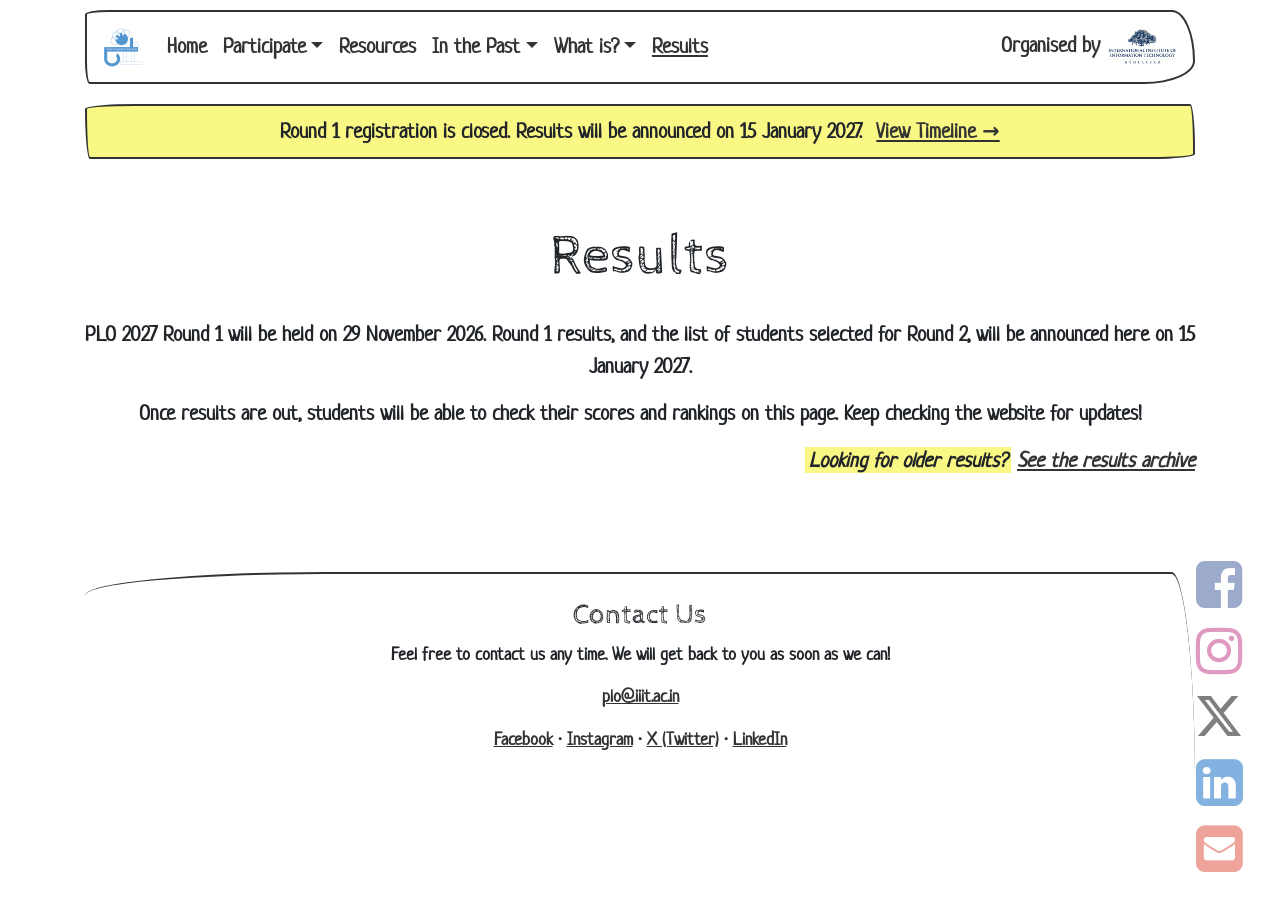
<file: results.html>
<!doctype html>
<html lang="en">
  <head>
    <meta charset="utf-8" />
    <meta name="viewport" content="width=device-width, initial-scale=1" />
    <meta
      name="description"
      content="PLO is a fun, exciting, educational, challenging, puzzling, linguistic competition for school students! Celebrate Linguistics and problem solving!"
    />
    <title>Results | Panini Linguistics Olympiad</title>
    <link rel="icon" href="favicon.ico" />
    <link rel="preconnect" href="https://fonts.googleapis.com" />
    <link rel="preconnect" href="https://fonts.gstatic.com" crossorigin />
    <link rel="stylesheet" href="https://fonts.googleapis.com/css?family=Neucha|Cabin+Sketch&display=swap" />
    <link
      rel="stylesheet"
      href="https://cdnjs.cloudflare.com/ajax/libs/font-awesome/4.7.0/css/font-awesome.min.css"
    />
    <link rel="stylesheet" href="css/theme.css" />
    <link rel="stylesheet" href="css/site.css" />
  </head>
  <body>
    <div class="container">
      <nav class="navbar navbar-expand-lg navbar-light bg-light">
        <a class="navbar-brand" href="index.html"><img src="images/logo.png" alt="PLO logo" /></a>
        <button
          class="navbar-toggler"
          type="button"
          data-toggle="collapse"
          data-target="#mainNav"
          aria-controls="mainNav"
          aria-expanded="false"
          aria-label="Toggle navigation"
        >
          <span class="navbar-toggler-icon"></span>
        </button>
        <div class="collapse navbar-collapse" id="mainNav">
          <ul class="navbar-nav mr-auto">
            <li class="nav-item"><a class="nav-link" href="index.html">Home</a></li>
            <li class="nav-item dropdown">
              <a
                class="nav-link dropdown-toggle"
                href="#"
                id="nav-participate"
                role="button"
                data-toggle="dropdown"
                aria-haspopup="true"
                aria-expanded="false"
                >Participate</a
              >
              <div class="dropdown-menu" aria-labelledby="nav-participate">
                <a class="dropdown-item" href="registration.html">Registration</a
                ><a class="dropdown-item" href="eligibility.html">Eligibility</a
                ><a class="dropdown-item" href="centres.html">Centres &amp; Exam Day</a
                ><a class="dropdown-item" href="faq.html">FAQs</a>
              </div>
            </li>
            <li class="nav-item"><a class="nav-link" href="resources.html">Resources</a></li>
            <li class="nav-item dropdown">
              <a
                class="nav-link dropdown-toggle"
                href="#"
                id="nav-past"
                role="button"
                data-toggle="dropdown"
                aria-haspopup="true"
                aria-expanded="false"
                >In the Past</a
              >
              <div class="dropdown-menu" aria-labelledby="nav-past">
                <a class="dropdown-item" href="previous.html">Results Archive</a>
                <div class="dropdown-divider"></div>
                <a
                  class="dropdown-item"
                  href="https://ltrc.iiit.ac.in/plo/archives/2026/index.html"
                  target="_blank"
                  rel="noopener"
                  >2026 Archive ↗</a
                ><a
                  class="dropdown-item"
                  href="https://ltrc.iiit.ac.in/plo/archives/2025/index.html"
                  target="_blank"
                  rel="noopener"
                  >2025 Archive ↗</a
                >
              </div>
            </li>
            <li class="nav-item dropdown">
              <a
                class="nav-link dropdown-toggle"
                href="#"
                id="nav-whatis"
                role="button"
                data-toggle="dropdown"
                aria-haspopup="true"
                aria-expanded="false"
                >What is?</a
              >
              <div class="dropdown-menu" aria-labelledby="nav-whatis">
                <a class="dropdown-item" href="olympiad.html#plo">Panini Linguistics Olympiad</a
                ><a class="dropdown-item" href="olympiad.html#iol">International Linguistics Olympiad</a
                ><a class="dropdown-item" href="olympiad.html#aplo">Asia Pacific Linguistics Olympiad</a
                ><a class="dropdown-item" href="linguistics.html">Linguistics</a>
                <div class="dropdown-divider"></div>
                <a class="dropdown-item" href="team.html">Who we are (Team)</a>
              </div>
            </li>
            <li class="nav-item active"><a class="nav-link" href="results.html">Results</a></li>
          </ul>
          <a
            class="btn btn-outline-primary btn-sm signin-tab"
            href="#"
            data-portal-show="portal"
            data-portal-href="/"
            hidden
            >Sign in</a
          >
          <span class="organised-by navbar-text">
            Organised by <img src="images/iiit-logo.png" alt="IIIT Hyderabad" />
          </span>
        </div>
      </nav>

      <div class="announce">
        <span id="banner-text">PLO 2026-2027 Registration is OPEN — Last date 31 October 2026!</span>
        <a href="registration.html" id="banner-link">Register Now →</a>
      </div>
    </div>

    <main class="container">
      <section class="page-section">
        <h1>Results</h1>
        <div data-portal-hide="results">
          <p class="lead-center">
            <strong>PLO 2027 Round 1</strong> will be held on <strong>29 November 2026</strong>. Round 1
            results, and the list of students selected for Round 2, will be announced here on
            <strong>15 January 2027</strong>.
          </p>
          <p class="lead-center">
            Once results are out, students will be able to check their scores and rankings on this page. Keep
            checking the website for updates!
          </p>
        </div>
        <p class="portal-callout lead-center" data-portal-show="results" hidden>
          <span class="text-highlight green">PLO 2027 Round 1 results are out!</span>
          <a href="#" data-portal-href="/">Sign in to see yours →</a>
        </p>
        <p class="continued">
          <span class="text-highlight yellow">Looking for older results?</span>
          <a href="previous.html">See the results archive</a>
        </p>
      </section>
    </main>

    <div class="container">
      <footer class="site-footer" id="contact">
        <h3>Contact Us</h3>
        <p>Feel free to contact us any time. We will get back to you as soon as we can!</p>
        <p><a href="mailto:plo@iiit.ac.in">plo@iiit.ac.in</a></p>
        <p>
          <a href="https://www.facebook.com/PaniniLinguisticsOlympiad/" target="_blank" rel="noopener"
            >Facebook</a
          >
          · <a href="https://www.instagram.com/plo_india/" target="_blank" rel="noopener">Instagram</a> ·
          <a href="https://x.com/OlympiadPanini" target="_blank" rel="noopener">X (Twitter)</a> ·
          <a href="https://www.linkedin.com/company/paninilingoly" target="_blank" rel="noopener">LinkedIn</a>
        </p>
      </footer>
    </div>

    <div class="social">
      <div id="social-facebook">
        <a
          href="https://www.facebook.com/PaniniLinguisticsOlympiad/"
          target="_blank"
          rel="noopener"
          aria-label="Facebook"
          ><i class="fa fa-facebook-square"></i
        ></a>
      </div>
      <div id="social-instagram">
        <a href="https://www.instagram.com/plo_india/" target="_blank" rel="noopener" aria-label="Instagram"
          ><i class="fa fa-instagram"></i
        ></a>
      </div>
      <div id="social-x">
        <a href="https://x.com/OlympiadPanini" target="_blank" rel="noopener" aria-label="X (Twitter)"
          ><svg class="x-logo" viewBox="0 0 24 24" aria-hidden="true">
            <path
              d="M18.901 1.153h3.68l-8.04 9.19L24 22.846h-7.406l-5.8-7.584-6.638 7.584H.474l8.6-9.83L0 1.154h7.594l5.243 6.932ZM17.61 20.644h2.039L6.486 3.24H4.298Z"
            /></svg
        ></a>
      </div>
      <div id="social-linkedin">
        <a
          href="https://www.linkedin.com/company/paninilingoly"
          target="_blank"
          rel="noopener"
          aria-label="LinkedIn"
          ><i class="fa fa-linkedin-square"></i
        ></a>
      </div>
      <div id="social-email">
        <a href="mailto:plo@iiit.ac.in" aria-label="Email"><i class="fa fa-envelope-square"></i></a>
      </div>
    </div>

    <script src="https://cdn.jsdelivr.net/npm/jquery@3.5.1/dist/jquery.slim.min.js"></script>
    <script src="https://cdn.jsdelivr.net/npm/bootstrap@4.6.1/dist/js/bootstrap.bundle.min.js"></script>
    <script src="js/site.js"></script>
  </body>
</html>
</file>
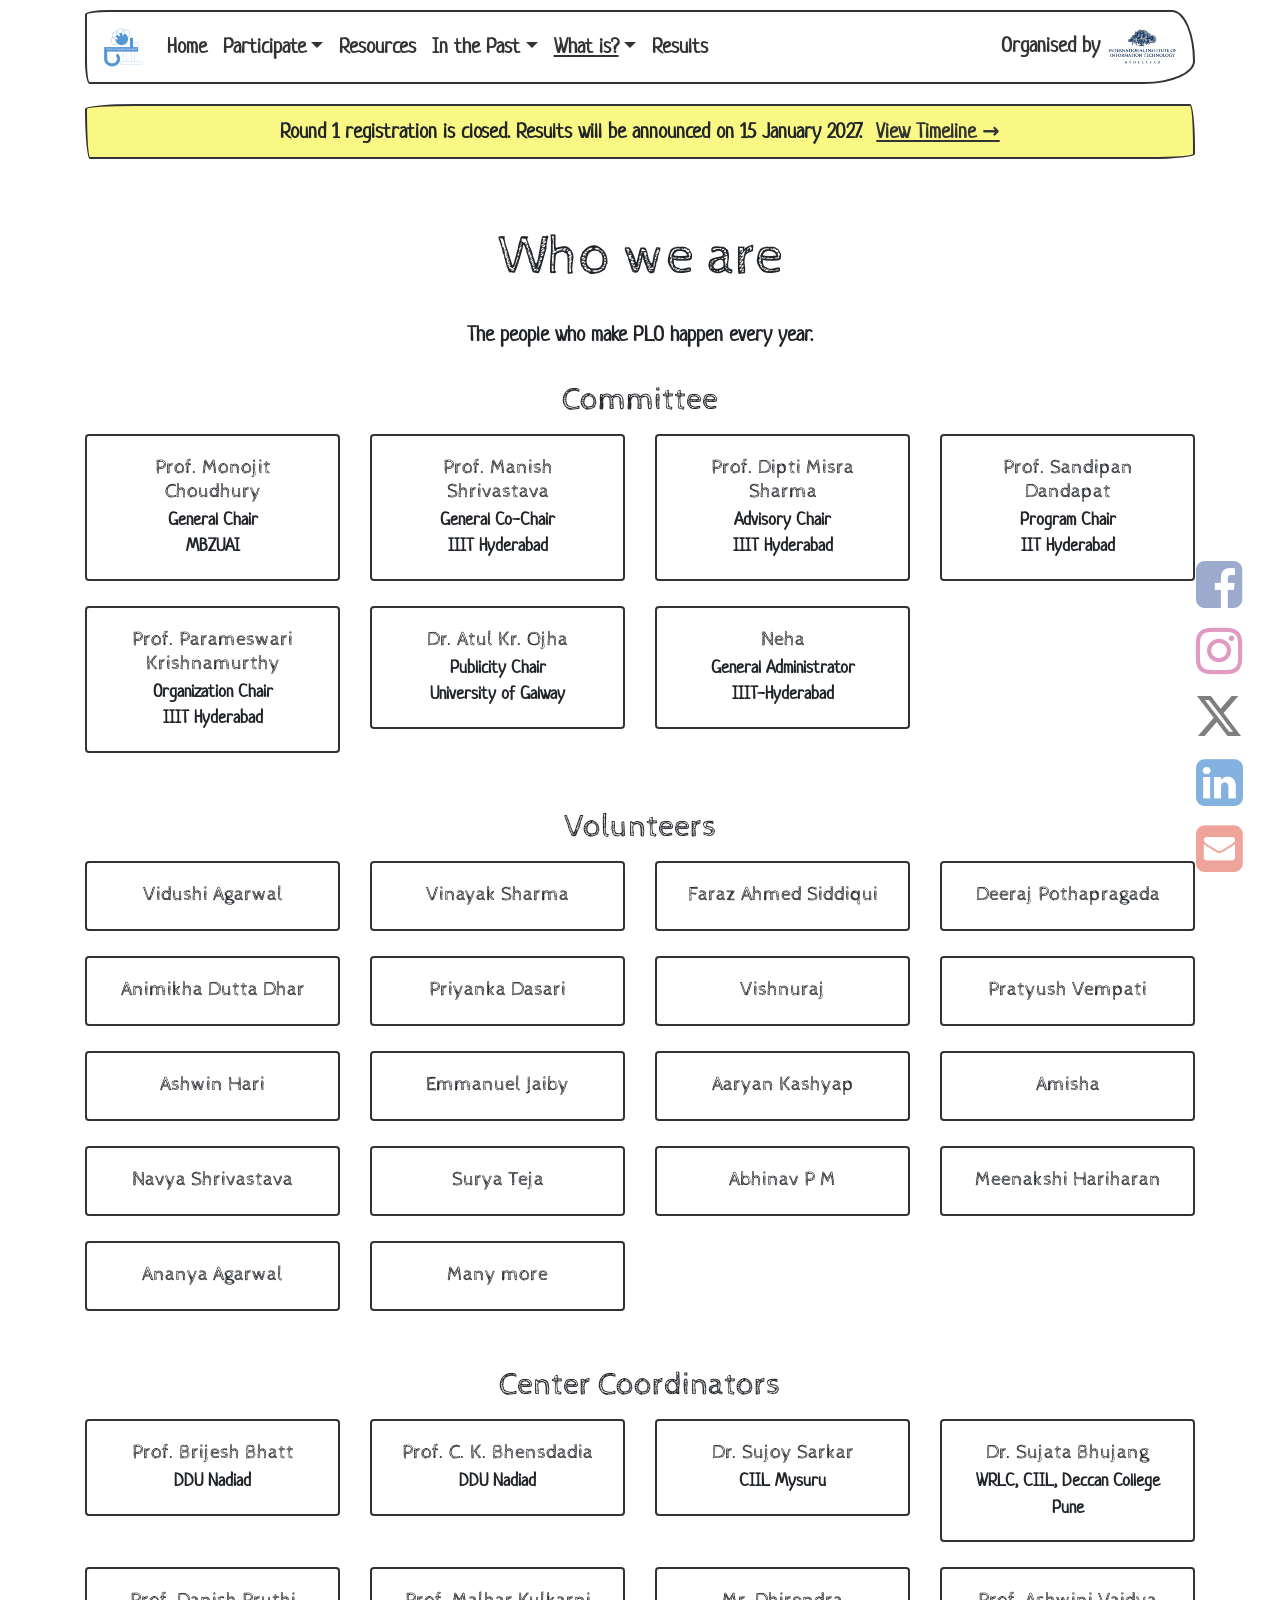
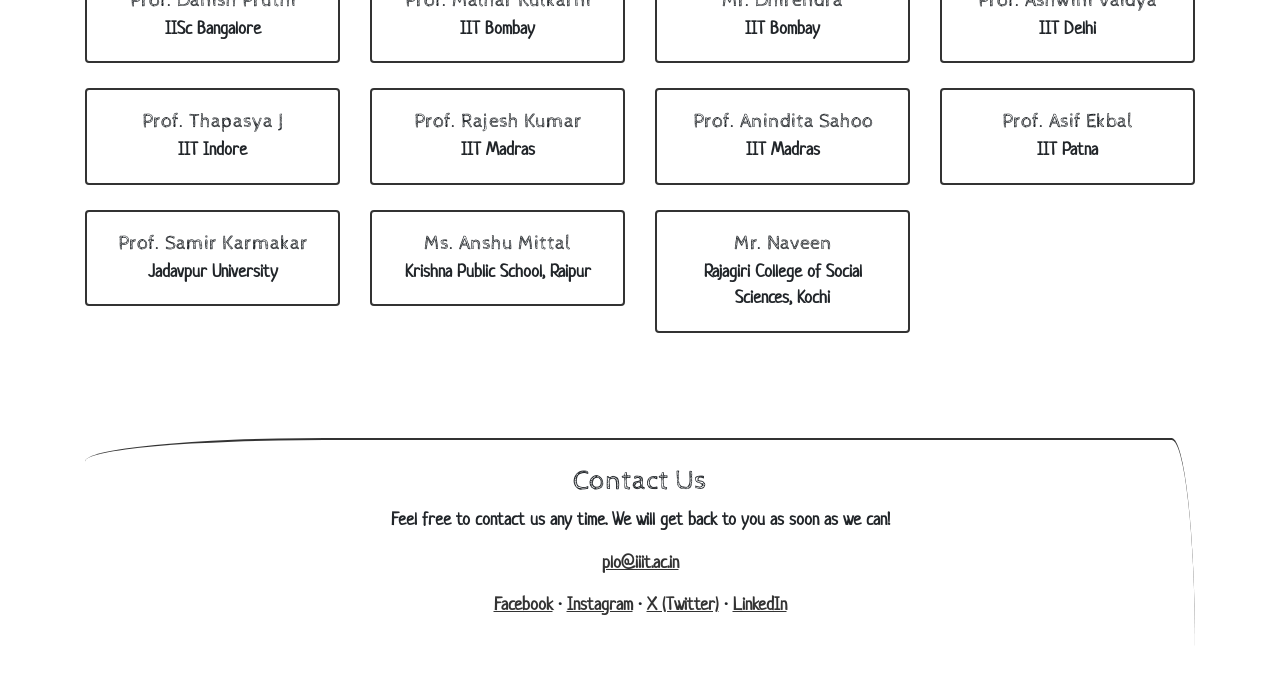
<file: team.html>
<!doctype html>
<html lang="en">
  <head>
    <meta charset="utf-8" />
    <meta name="viewport" content="width=device-width, initial-scale=1" />
    <meta
      name="description"
      content="PLO is a fun, exciting, educational, challenging, puzzling, linguistic competition for school students! Celebrate Linguistics and problem solving!"
    />
    <title>Team | Panini Linguistics Olympiad</title>
    <link rel="icon" href="favicon.ico" />
    <link rel="preconnect" href="https://fonts.googleapis.com" />
    <link rel="preconnect" href="https://fonts.gstatic.com" crossorigin />
    <link rel="stylesheet" href="https://fonts.googleapis.com/css?family=Neucha|Cabin+Sketch&display=swap" />
    <link
      rel="stylesheet"
      href="https://cdnjs.cloudflare.com/ajax/libs/font-awesome/4.7.0/css/font-awesome.min.css"
    />
    <link rel="stylesheet" href="css/theme.css" />
    <link rel="stylesheet" href="css/site.css" />
  </head>
  <body>
    <div class="container">
      <nav class="navbar navbar-expand-lg navbar-light bg-light">
        <a class="navbar-brand" href="index.html"><img src="images/logo.png" alt="PLO logo" /></a>
        <button
          class="navbar-toggler"
          type="button"
          data-toggle="collapse"
          data-target="#mainNav"
          aria-controls="mainNav"
          aria-expanded="false"
          aria-label="Toggle navigation"
        >
          <span class="navbar-toggler-icon"></span>
        </button>
        <div class="collapse navbar-collapse" id="mainNav">
          <ul class="navbar-nav mr-auto">
            <li class="nav-item"><a class="nav-link" href="index.html">Home</a></li>
            <li class="nav-item dropdown">
              <a
                class="nav-link dropdown-toggle"
                href="#"
                id="nav-participate"
                role="button"
                data-toggle="dropdown"
                aria-haspopup="true"
                aria-expanded="false"
                >Participate</a
              >
              <div class="dropdown-menu" aria-labelledby="nav-participate">
                <a class="dropdown-item" href="registration.html">Registration</a
                ><a class="dropdown-item" href="eligibility.html">Eligibility</a
                ><a class="dropdown-item" href="centres.html">Centres &amp; Exam Day</a
                ><a class="dropdown-item" href="faq.html">FAQs</a>
              </div>
            </li>
            <li class="nav-item"><a class="nav-link" href="resources.html">Resources</a></li>
            <li class="nav-item dropdown">
              <a
                class="nav-link dropdown-toggle"
                href="#"
                id="nav-past"
                role="button"
                data-toggle="dropdown"
                aria-haspopup="true"
                aria-expanded="false"
                >In the Past</a
              >
              <div class="dropdown-menu" aria-labelledby="nav-past">
                <a class="dropdown-item" href="previous.html">Results Archive</a>
                <div class="dropdown-divider"></div>
                <a
                  class="dropdown-item"
                  href="https://ltrc.iiit.ac.in/plo/archives/2026/index.html"
                  target="_blank"
                  rel="noopener"
                  >2026 Archive ↗</a
                ><a
                  class="dropdown-item"
                  href="https://ltrc.iiit.ac.in/plo/archives/2025/index.html"
                  target="_blank"
                  rel="noopener"
                  >2025 Archive ↗</a
                >
              </div>
            </li>
            <li class="nav-item dropdown active">
              <a
                class="nav-link dropdown-toggle"
                href="#"
                id="nav-whatis"
                role="button"
                data-toggle="dropdown"
                aria-haspopup="true"
                aria-expanded="false"
                >What is?</a
              >
              <div class="dropdown-menu" aria-labelledby="nav-whatis">
                <a class="dropdown-item" href="olympiad.html#plo">Panini Linguistics Olympiad</a
                ><a class="dropdown-item" href="olympiad.html#iol">International Linguistics Olympiad</a
                ><a class="dropdown-item" href="olympiad.html#aplo">Asia Pacific Linguistics Olympiad</a
                ><a class="dropdown-item" href="linguistics.html">Linguistics</a>
                <div class="dropdown-divider"></div>
                <a class="dropdown-item" href="team.html">Who we are (Team)</a>
              </div>
            </li>
            <li class="nav-item"><a class="nav-link" href="results.html">Results</a></li>
          </ul>
          <a
            class="btn btn-outline-primary btn-sm signin-tab"
            href="#"
            data-portal-show="portal"
            data-portal-href="/"
            hidden
            >Sign in</a
          >
          <span class="organised-by navbar-text">
            Organised by <img src="images/iiit-logo.png" alt="IIIT Hyderabad" />
          </span>
        </div>
      </nav>

      <div class="announce">
        <span id="banner-text">PLO 2026-2027 Registration is OPEN — Last date 31 October 2026!</span>
        <a href="registration.html" id="banner-link">Register Now →</a>
      </div>
    </div>

    <main class="container">
      <section class="page-section">
        <h1>Who we are</h1>
        <p class="lead-center">The people who make PLO happen every year.</p>
        <h2>Committee</h2>
        <div class="row">
          <div class="col-6 col-md-4 col-lg-3">
            <div class="card team-card">
              <div class="card-body">
                <h5>Prof. Monojit Choudhury</h5>
                <p>General Chair</p>
                <p>MBZUAI</p>
              </div>
            </div>
          </div>
          <div class="col-6 col-md-4 col-lg-3">
            <div class="card team-card">
              <div class="card-body">
                <h5>Prof. Manish Shrivastava</h5>
                <p>General Co-Chair</p>
                <p>IIIT Hyderabad</p>
              </div>
            </div>
          </div>
          <div class="col-6 col-md-4 col-lg-3">
            <div class="card team-card">
              <div class="card-body">
                <h5>Prof. Dipti Misra Sharma</h5>
                <p>Advisory Chair</p>
                <p>IIIT Hyderabad</p>
              </div>
            </div>
          </div>
          <div class="col-6 col-md-4 col-lg-3">
            <div class="card team-card">
              <div class="card-body">
                <h5>Prof. Sandipan Dandapat</h5>
                <p>Program Chair</p>
                <p>IIT Hyderabad</p>
              </div>
            </div>
          </div>
          <div class="col-6 col-md-4 col-lg-3">
            <div class="card team-card">
              <div class="card-body">
                <h5>Prof. Parameswari Krishnamurthy</h5>
                <p>Organization Chair</p>
                <p>IIIT Hyderabad</p>
              </div>
            </div>
          </div>
          <div class="col-6 col-md-4 col-lg-3">
            <div class="card team-card">
              <div class="card-body">
                <h5>Dr. Atul Kr. Ojha</h5>
                <p>Publicity Chair</p>
                <p>University of Galway</p>
              </div>
            </div>
          </div>
          <div class="col-6 col-md-4 col-lg-3">
            <div class="card team-card">
              <div class="card-body">
                <h5>Neha</h5>
                <p>General Administrator</p>
                <p>IIIT-Hyderabad</p>
              </div>
            </div>
          </div>
        </div>
        <h2>Volunteers</h2>
        <div class="row">
          <div class="col-6 col-md-4 col-lg-3">
            <div class="card team-card">
              <div class="card-body">
                <h5>Vidushi Agarwal</h5>
              </div>
            </div>
          </div>
          <div class="col-6 col-md-4 col-lg-3">
            <div class="card team-card">
              <div class="card-body">
                <h5>Vinayak Sharma</h5>
              </div>
            </div>
          </div>
          <div class="col-6 col-md-4 col-lg-3">
            <div class="card team-card">
              <div class="card-body">
                <h5>Faraz Ahmed Siddiqui</h5>
              </div>
            </div>
          </div>
          <div class="col-6 col-md-4 col-lg-3">
            <div class="card team-card">
              <div class="card-body">
                <h5>Deeraj Pothapragada</h5>
              </div>
            </div>
          </div>
          <div class="col-6 col-md-4 col-lg-3">
            <div class="card team-card">
              <div class="card-body">
                <h5>Animikha Dutta Dhar</h5>
              </div>
            </div>
          </div>
          <div class="col-6 col-md-4 col-lg-3">
            <div class="card team-card">
              <div class="card-body">
                <h5>Priyanka Dasari</h5>
              </div>
            </div>
          </div>
          <div class="col-6 col-md-4 col-lg-3">
            <div class="card team-card">
              <div class="card-body">
                <h5>Vishnuraj</h5>
              </div>
            </div>
          </div>
          <div class="col-6 col-md-4 col-lg-3">
            <div class="card team-card">
              <div class="card-body">
                <h5>Pratyush Vempati</h5>
              </div>
            </div>
          </div>
          <div class="col-6 col-md-4 col-lg-3">
            <div class="card team-card">
              <div class="card-body">
                <h5>Ashwin Hari</h5>
              </div>
            </div>
          </div>
          <div class="col-6 col-md-4 col-lg-3">
            <div class="card team-card">
              <div class="card-body">
                <h5>Emmanuel Jaiby</h5>
              </div>
            </div>
          </div>
          <div class="col-6 col-md-4 col-lg-3">
            <div class="card team-card">
              <div class="card-body">
                <h5>Aaryan Kashyap</h5>
              </div>
            </div>
          </div>
          <div class="col-6 col-md-4 col-lg-3">
            <div class="card team-card">
              <div class="card-body">
                <h5>Amisha</h5>
              </div>
            </div>
          </div>
          <div class="col-6 col-md-4 col-lg-3">
            <div class="card team-card">
              <div class="card-body">
                <h5>Navya Shrivastava</h5>
              </div>
            </div>
          </div>
          <div class="col-6 col-md-4 col-lg-3">
            <div class="card team-card">
              <div class="card-body">
                <h5>Surya Teja</h5>
              </div>
            </div>
          </div>
          <div class="col-6 col-md-4 col-lg-3">
            <div class="card team-card">
              <div class="card-body">
                <h5>Abhinav P M</h5>
              </div>
            </div>
          </div>
          <div class="col-6 col-md-4 col-lg-3">
            <div class="card team-card">
              <div class="card-body">
                <h5>Meenakshi Hariharan</h5>
              </div>
            </div>
          </div>
          <div class="col-6 col-md-4 col-lg-3">
            <div class="card team-card">
              <div class="card-body">
                <h5>Ananya Agarwal</h5>
              </div>
            </div>
          </div>
          <div class="col-6 col-md-4 col-lg-3">
            <div class="card team-card">
              <div class="card-body">
                <h5>Many more</h5>
              </div>
            </div>
          </div>
        </div>
        <h2>Center Coordinators</h2>
        <div class="row">
          <div class="col-6 col-md-4 col-lg-3">
            <div class="card team-card">
              <div class="card-body">
                <h5>Prof. Brijesh Bhatt</h5>
                <p>DDU Nadiad</p>
              </div>
            </div>
          </div>
          <div class="col-6 col-md-4 col-lg-3">
            <div class="card team-card">
              <div class="card-body">
                <h5>Prof. C. K. Bhensdadia</h5>
                <p>DDU Nadiad</p>
              </div>
            </div>
          </div>
          <div class="col-6 col-md-4 col-lg-3">
            <div class="card team-card">
              <div class="card-body">
                <h5>Dr. Sujoy Sarkar</h5>
                <p>CIIL Mysuru</p>
              </div>
            </div>
          </div>
          <div class="col-6 col-md-4 col-lg-3">
            <div class="card team-card">
              <div class="card-body">
                <h5>Dr. Sujata Bhujang</h5>
                <p>WRLC, CIIL, Deccan College Pune</p>
              </div>
            </div>
          </div>
          <div class="col-6 col-md-4 col-lg-3">
            <div class="card team-card">
              <div class="card-body">
                <h5>Prof. Danish Pruthi</h5>
                <p>IISc Bangalore</p>
              </div>
            </div>
          </div>
          <div class="col-6 col-md-4 col-lg-3">
            <div class="card team-card">
              <div class="card-body">
                <h5>Prof. Malhar Kulkarni</h5>
                <p>IIT Bombay</p>
              </div>
            </div>
          </div>
          <div class="col-6 col-md-4 col-lg-3">
            <div class="card team-card">
              <div class="card-body">
                <h5>Mr. Dhirendra</h5>
                <p>IIT Bombay</p>
              </div>
            </div>
          </div>
          <div class="col-6 col-md-4 col-lg-3">
            <div class="card team-card">
              <div class="card-body">
                <h5>Prof. Ashwini Vaidya</h5>
                <p>IIT Delhi</p>
              </div>
            </div>
          </div>
          <div class="col-6 col-md-4 col-lg-3">
            <div class="card team-card">
              <div class="card-body">
                <h5>Prof. Thapasya J</h5>
                <p>IIT Indore</p>
              </div>
            </div>
          </div>
          <div class="col-6 col-md-4 col-lg-3">
            <div class="card team-card">
              <div class="card-body">
                <h5>Prof. Rajesh Kumar</h5>
                <p>IIT Madras</p>
              </div>
            </div>
          </div>
          <div class="col-6 col-md-4 col-lg-3">
            <div class="card team-card">
              <div class="card-body">
                <h5>Prof. Anindita Sahoo</h5>
                <p>IIT Madras</p>
              </div>
            </div>
          </div>
          <div class="col-6 col-md-4 col-lg-3">
            <div class="card team-card">
              <div class="card-body">
                <h5>Prof. Asif Ekbal</h5>
                <p>IIT Patna</p>
              </div>
            </div>
          </div>
          <div class="col-6 col-md-4 col-lg-3">
            <div class="card team-card">
              <div class="card-body">
                <h5>Prof. Samir Karmakar</h5>
                <p>Jadavpur University</p>
              </div>
            </div>
          </div>
          <div class="col-6 col-md-4 col-lg-3">
            <div class="card team-card">
              <div class="card-body">
                <h5>Ms. Anshu Mittal</h5>
                <p>Krishna Public School, Raipur</p>
              </div>
            </div>
          </div>
          <div class="col-6 col-md-4 col-lg-3">
            <div class="card team-card">
              <div class="card-body">
                <h5>Mr. Naveen</h5>
                <p>Rajagiri College of Social Sciences, Kochi</p>
              </div>
            </div>
          </div>
        </div>
      </section>
    </main>

    <div class="container">
      <footer class="site-footer" id="contact">
        <h3>Contact Us</h3>
        <p>Feel free to contact us any time. We will get back to you as soon as we can!</p>
        <p><a href="mailto:plo@iiit.ac.in">plo@iiit.ac.in</a></p>
        <p>
          <a href="https://www.facebook.com/PaniniLinguisticsOlympiad/" target="_blank" rel="noopener"
            >Facebook</a
          >
          · <a href="https://www.instagram.com/plo_india/" target="_blank" rel="noopener">Instagram</a> ·
          <a href="https://x.com/OlympiadPanini" target="_blank" rel="noopener">X (Twitter)</a> ·
          <a href="https://www.linkedin.com/company/paninilingoly" target="_blank" rel="noopener">LinkedIn</a>
        </p>
      </footer>
    </div>

    <div class="social">
      <div id="social-facebook">
        <a
          href="https://www.facebook.com/PaniniLinguisticsOlympiad/"
          target="_blank"
          rel="noopener"
          aria-label="Facebook"
          ><i class="fa fa-facebook-square"></i
        ></a>
      </div>
      <div id="social-instagram">
        <a href="https://www.instagram.com/plo_india/" target="_blank" rel="noopener" aria-label="Instagram"
          ><i class="fa fa-instagram"></i
        ></a>
      </div>
      <div id="social-x">
        <a href="https://x.com/OlympiadPanini" target="_blank" rel="noopener" aria-label="X (Twitter)"
          ><svg class="x-logo" viewBox="0 0 24 24" aria-hidden="true">
            <path
              d="M18.901 1.153h3.68l-8.04 9.19L24 22.846h-7.406l-5.8-7.584-6.638 7.584H.474l8.6-9.83L0 1.154h7.594l5.243 6.932ZM17.61 20.644h2.039L6.486 3.24H4.298Z"
            /></svg
        ></a>
      </div>
      <div id="social-linkedin">
        <a
          href="https://www.linkedin.com/company/paninilingoly"
          target="_blank"
          rel="noopener"
          aria-label="LinkedIn"
          ><i class="fa fa-linkedin-square"></i
        ></a>
      </div>
      <div id="social-email">
        <a href="mailto:plo@iiit.ac.in" aria-label="Email"><i class="fa fa-envelope-square"></i></a>
      </div>
    </div>

    <script src="https://cdn.jsdelivr.net/npm/jquery@3.5.1/dist/jquery.slim.min.js"></script>
    <script src="https://cdn.jsdelivr.net/npm/bootstrap@4.6.1/dist/js/bootstrap.bundle.min.js"></script>
    <script src="js/site.js"></script>
  </body>
</html>
</file>
<file: css/theme.css>
/* Fonts (Neucha, Cabin Sketch) and Font Awesome 4.7 are loaded with <link> tags in each page's <head>. */
.gold,
.gold > td,
.gold > th,
span.badge.Gold {
  background-color: gold;
}
.silver .silver > th,
.silver > td,
span.badge.Silver {
  background-color: #adacac;
}
.bronze .bronze > th,
.bronze > td,
span.badge.Bronze {
  background-color: #e7ab6f;
}
.sky,
.sky > td,
.sky > th,
span.badge.HonorableMention {
  background-color: #e7f5fe;
}
.saffron,
.saffron > td,
.saffron > th {
  background-color: #ffc081;
}
.green,
.green > td,
.green > th {
  background-color: #8fe78f;
}
.level-color-00,
.level-color-00 > td,
.level-color-00 > th {
  background-color: #b2ffb2;
}
.level-color-01,
.level-color-01 > td,
.level-color-01 > th {
  background-color: #d7ffb2;
}
.level-color-02,
.level-color-02 > td,
.level-color-02 > th {
  background-color: #ecffb2;
}
.level-color-03,
.level-color-03 > td,
.level-color-03 > th {
  background-color: #f7ffb2;
}
.level-color-04,
.level-color-04 > td,
.level-color-04 > th {
  background-color: #fcffb2;
}
.level-color-05,
.level-color-05 > td,
.level-color-05 > th {
  background-color: #fff1b2;
}
.level-color-06,
.level-color-06 > td,
.level-color-06 > th {
  background-color: #ffecb2;
}
.level-color-07,
.level-color-07 > td,
.level-color-07 > th {
  background-color: #ffe7b2;
}
.level-color-08,
.level-color-08 > td,
.level-color-08 > th {
  background-color: #ffd2b2;
}
.level-color-09,
.level-color-09 > td,
.level-color-09 > th {
  background-color: #ffc7b2;
}
.level-color-10,
.level-color-10 > td,
.level-color-10 > th {
  background-color: #ffb2b2;
}
table.table {
  text-align: center;
}
table.table tbody tr td,
table.table th {
  padding: 10px;
  vertical-align: middle;
  height: 60px;
}
table.table tbody tr td span span.badge {
  margin-left: 10px;
  margin-right: 10px;
}
.registration {
  display: block;
}
.social {
  position: fixed;
  bottom: 20px;
  right: 20px;
}
.social div {
  border-radius: 50px;
  height: 50px;
  width: 50px;
  font-weight: 700;
  text-align: center;
  margin: 16.6666666667px;
  transition: all 1s ease;
}
.social div a,
.social div i,
.social div span {
  vertical-align: middle;
}
.social div a {
  position: relative;
  top: 8.3333333333px;
}
.social div a i {
  font-size: 4rem;
  opacity: 0.5;
  transition: all 1s ease;
}
.social div a i:hover {
  opacity: 1;
}
.social div#social-facebook a i {
  color: #3b5998;
}
.social div#social-twitter a i {
  color: #1da1f2;
}
.social div#social-email a i {
  color: #dd4b39;
}
.navbar {
  border-width: 2px;
  border-style: solid;
  border-radius: 25px 25px 55px 5px/5px 55px 25px 25px;
}
.navbar.bg-light {
  border-color: #333;
}
.navbar.fixed-top {
  border-radius: 0 25px 225px 0/25px 0 25px 255px;
  border-width: 0 0 2px 0;
}
.navbar.fixed-bottom {
  border-radius: 255px 25px 0 25px/25px 225px 25px 0;
  border-width: 2px 0 0 0;
}
.navbar-brand {
  font-family:
    Cabin Sketch,
    cursive;
  font-weight: 400;
  text-decoration: none;
}
.btn {
  border-radius: 255px 25px 225px 25px/25px 225px 25px 255px;
}
button,
input,
optgroup,
select,
textarea {
  font-family:
    Neucha,
    -apple-system,
    system-ui,
    BlinkMacSystemFont,
    Segoe UI,
    Roboto,
    Helvetica Neue,
    Arial,
    sans-serif;
}
blockquote {
  border-radius: 15px 27px 25px 25px/25px 25px 305px 635px;
}
table td,
table th {
  background-color: #fff;
}
.table-bordered {
  background-color: #333;
  border-collapse: separate;
  border-spacing: 0;
  border-radius: 5px 25px 5px 25px/25px 5px 25px 5px;
  overflow: hidden;
}
.table-bordered td,
.table-bordered th {
  border-radius: 5px 5px 25px 4px/5px 4px 3px 5px;
}
.table-bordered .table-success:hover td,
.table-bordered .table-success:hover th,
.table-bordered .table-success td,
.table-bordered .table-success th {
  background-color: #28a745;
  color: #fff;
}
.table-bordered .table-info:hover td,
.table-bordered .table-info:hover th,
.table-bordered .table-info td,
.table-bordered .table-info th {
  background-color: #17a2b8;
  color: #fff;
}
.table-bordered .table-warning:hover td,
.table-bordered .table-warning:hover th,
.table-bordered .table-warning td,
.table-bordered .table-warning th {
  background-color: #ffc107;
  color: #fff;
}
.table-bordered .table-danger:hover td,
.table-bordered .table-danger:hover th,
.table-bordered .table-danger td,
.table-bordered .table-danger th {
  background-color: #dc3545;
  color: #fff;
}
.table-dark.table-hover .table-active:hover > td,
.table-dark.table-hover .table-active:hover > th,
.table-dark td,
.table-dark th {
  background-color: #333;
}
.form-control,
input {
  border-radius: 255px 25px 225px 25px/25px 225px 25px 255px;
}
select,
select.form-control,
textarea,
textarea.form-control {
  border-radius: 555px 25px 15px 25px/25px 5px 35px 555px !important;
}
[type="checkbox"] {
  position: relative;
  -webkit-appearance: none;
  -moz-appearance: none;
  appearance: none;
  cursor: pointer;
}
[type="checkbox"]:before {
  content: "";
  position: absolute;
  left: -1.2em;
  top: -0.9em;
  display: inline-block;
  width: 15px;
  height: 16px;
  border: 2px solid #333;
  border-radius: 2px 8px 2px 4px/5px 3px 5px 3px;
}
[type="checkbox"]:checked:after {
  content: "x";
  position: absolute;
  left: -0.64em;
  top: -0.48em;
  font-size: 1.5rem;
  line-height: 0.5;
  color: #333;
}
[type="checkbox"]:disabled:before {
  border: 2px solid #aaa;
}
[type="radio"] {
  position: relative;
  -webkit-appearance: none;
  -moz-appearance: none;
  appearance: none;
  cursor: pointer;
}
[type="radio"]:before {
  content: "";
  position: absolute;
  left: -1.2em;
  top: -0.9em;
  display: inline-block;
  width: 16px;
  height: 16px;
  border: 2px solid #333;
  border-radius: 50% 45% 40% 50%/40% 50% 50% 45%;
}
[type="radio"]:checked:before {
  background-color: #333;
}
[type="radio"]:disabled:before {
  border: 2px solid #aaa;
}
.form-check-label {
  padding-left: 2.5rem;
}
.dropdown-menu {
  border-radius: 555px 25px 25px 25px/25px 25px 25px 555px;
  overflow: hidden;
}
.dropdown-divider {
  border-top-width: 2px;
}
.list-group {
  background-color: #333;
  border: 2px solid #333;
  border-radius: 45px 15px 35px 5px/15px 5px 15px 65px;
  overflow: hidden;
}
.list-group-item {
  border-left: none;
  border-right: none;
  border-top: 2px solid #333;
  border-radius: 255px 5px 225px 5px/25px 225px 25px 255px;
}
.list-group-item:first-child {
  border-top: none;
}
.list-group-item:last-child {
  border-bottom: none;
}
.dropdown-item,
.list-group-item,
.nav-link,
.page-link {
  text-decoration: none;
}
.nav-tabs .nav-link {
  border-radius: 45px 15px 225px 5px/25px 225px 25px 255px;
}
.breadcrumb {
  border: 2px solid #333;
}
.pagination .page-link {
  border-radius: 425px 255px 25px 25px/25px 25px 5px 25px;
}
.progress {
  border: 2px solid #333;
}
.badge-pill {
  border-radius: 7rem 8rem 8rem 8rem/4rem 5rem 6rem 6rem;
}
.alert-dismissible .close {
  color: transparent;
}
.alert-dismissible .close:before {
  right: 1rem;
  top: 0.8rem;
}
.alert-dismissible.alert-success {
  border-color: #28a745;
}
.alert-dismissible.alert-success,
.alert-dismissible.alert-success .alert-link,
.alert-dismissible.alert-success .close:before {
  color: #28a745;
}
.alert-dismissible.alert-info {
  border-color: #17a2b8;
}
.alert-dismissible.alert-info,
.alert-dismissible.alert-info .alert-link,
.alert-dismissible.alert-info .close:before {
  color: #17a2b8;
}
.alert-dismissible.alert-warning {
  border-color: #ffc107;
}
.alert-dismissible.alert-warning,
.alert-dismissible.alert-warning .alert-link,
.alert-dismissible.alert-warning .close:before {
  color: #ffc107;
}
.alert-dismissible.alert-danger {
  border-color: #dc3545;
}
.alert-dismissible.alert-danger,
.alert-dismissible.alert-danger .alert-link,
.alert-dismissible.alert-danger .close:before {
  color: #dc3545;
}
.card {
  border-radius: 5px 5px 5px 5px/25px 25px 25px 5px;
}
.card-outline-danger,
.card-outline-info,
.card-outline-primary,
.card-outline-success,
.card-outline-warning {
  border-width: 2px;
}
.card-header {
  border-bottom-width: 2px;
  border-color: inherit;
}
.card-header:first-child {
  border-radius: 3px 3px 0 0/23px 23px 0 0;
}
.card-footer {
  border-top-width: 2px;
}
.jumbotron {
  border: 2px solid #333;
}
.modal-content {
  border-radius: 15px 5px 5px 25px/5px 25px 25px 5px;
}
.popover {
  padding: 0;
  border-radius: 45px 85px 15px 25px/15px 10px 35px 555px;
}
.popover-title {
  border-bottom: 2px solid #333;
}
.popover.bs-tether-element-attached-right:before,
.popover.popover-left:before {
  right: -13px;
}
.popover.bs-tether-element-attached-bottom:before,
.popover.popover-top:before {
  bottom: -13px;
}
.popover.bs-tether-element-attached-top:before,
.popover.popover-bottom:before {
  top: -13px;
}
.popover.bs-tether-element-attached-left:before,
.popover.popover-right:before {
  left: -13px;
}
pre {
  border: 2px solid #333;
  border-radius: 15px 5px 5px 25px/5px 25px 25px 5px;
}
.close,
.close:active,
.close:focus,
.close:hover {
  opacity: 1;
}
.close:active:before,
.close:before,
.close:focus:before,
.close:hover:before {
  position: absolute;
  content: "X";
  color: #333;
} /*!
 * Bootstrap v4.6.1 (https://getbootstrap.com/)
 * Copyright 2011-2021 The Bootstrap Authors
 * Copyright 2011-2021 Twitter, Inc.
 * Licensed under MIT (https://github.com/twbs/bootstrap/blob/main/LICENSE)
 */
:root {
  --blue: #007bff;
  --indigo: #6610f2;
  --purple: #6f42c1;
  --pink: #e83e8c;
  --red: #dc3545;
  --orange: #fd7e14;
  --yellow: #ffc107;
  --green: #28a745;
  --teal: #20c997;
  --cyan: #17a2b8;
  --white: #fff;
  --gray: #868e96;
  --gray-dark: #333;
  --primary: #333;
  --secondary: #555;
  --success: #28a745;
  --info: #17a2b8;
  --warning: #ffc107;
  --danger: #dc3545;
  --light: #fff;
  --dark: #555;
  --breakpoint-xs: 0;
  --breakpoint-sm: 576px;
  --breakpoint-md: 768px;
  --breakpoint-lg: 992px;
  --breakpoint-xl: 1200px;
  --font-family-sans-serif: "Neucha", -apple-system, system-ui, BlinkMacSystemFont, "Segoe UI", Roboto,
    "Helvetica Neue", Arial, sans-serif;
  --font-family-monospace: SFMono-Regular, Menlo, Monaco, Consolas, "Liberation Mono", "Courier New",
    monospace;
}
*,
:after,
:before {
  box-sizing: border-box;
}
html {
  font-family: sans-serif;
  line-height: 1.15;
  -webkit-text-size-adjust: 100%;
  -webkit-tap-highlight-color: rgba(0, 0, 0, 0);
}
article,
aside,
figcaption,
figure,
footer,
header,
hgroup,
main,
nav,
section {
  display: block;
}
body {
  margin: 0;
  font-family:
    Neucha,
    -apple-system,
    system-ui,
    BlinkMacSystemFont,
    Segoe UI,
    Roboto,
    Helvetica Neue,
    Arial,
    sans-serif;
  font-size: 1rem;
  font-weight: 700;
  line-height: 1.5;
  color: #212529;
  text-align: left;
  background-color: #fff;
}
[tabindex="-1"]:focus:not(:focus-visible) {
  outline: 0 !important;
}
hr {
  box-sizing: content-box;
  height: 0;
  overflow: visible;
}
h1,
h2,
h3,
h4,
h5,
h6 {
  margin-top: 0;
  margin-bottom: 0.5rem;
}
p {
  margin-top: 0;
  margin-bottom: 1rem;
}
abbr[data-original-title],
abbr[title] {
  text-decoration: underline;
  -webkit-text-decoration: underline dotted;
  text-decoration: underline dotted;
  cursor: help;
  border-bottom: 0;
  -webkit-text-decoration-skip-ink: none;
  text-decoration-skip-ink: none;
}
address {
  font-style: normal;
  line-height: inherit;
}
address,
dl,
ol,
ul {
  margin-bottom: 1rem;
}
dl,
ol,
ul {
  margin-top: 0;
}
ol ol,
ol ul,
ul ol,
ul ul {
  margin-bottom: 0;
}
dt {
  font-weight: 700;
}
dd {
  margin-bottom: 0.5rem;
  margin-left: 0;
}
blockquote {
  margin: 0 0 1rem;
}
b,
strong {
  font-weight: bolder;
}
small {
  font-size: 80%;
}
sub,
sup {
  position: relative;
  font-size: 75%;
  line-height: 0;
  vertical-align: baseline;
}
sub {
  bottom: -0.25em;
}
sup {
  top: -0.5em;
}
a {
  color: #333;
  background-color: transparent;
}
a,
a:hover {
  text-decoration: underline;
}
a:hover {
  color: #0d0d0d;
}
a:not([href]):not([class]),
a:not([href]):not([class]):hover {
  color: inherit;
  text-decoration: none;
}
code,
kbd,
pre,
samp {
  font-family:
    SFMono-Regular,
    Menlo,
    Monaco,
    Consolas,
    Liberation Mono,
    Courier New,
    monospace;
  font-size: 1em;
}
pre {
  margin-top: 0;
  margin-bottom: 1rem;
  overflow: auto;
  -ms-overflow-style: scrollbar;
}
figure {
  margin: 0 0 1rem;
}
img {
  border-style: none;
}
img,
svg {
  vertical-align: middle;
}
svg {
  overflow: hidden;
}
table {
  border-collapse: collapse;
}
caption {
  padding-top: 0.75rem;
  padding-bottom: 0.75rem;
  color: #868e96;
  text-align: left;
  caption-side: bottom;
}
th {
  text-align: inherit;
  text-align: -webkit-match-parent;
}
label {
  display: inline-block;
  margin-bottom: 0.5rem;
}
button {
  border-radius: 0;
}
button:focus:not(:focus-visible) {
  outline: 0;
}
button,
input,
optgroup,
select,
textarea {
  margin: 0;
  font-family: inherit;
  font-size: inherit;
  line-height: inherit;
}
button,
input {
  overflow: visible;
}
button,
select {
  text-transform: none;
}
[role="button"] {
  cursor: pointer;
}
select {
  word-wrap: normal;
}
[type="button"],
[type="reset"],
[type="submit"],
button {
  -webkit-appearance: button;
}
[type="button"]:not(:disabled),
[type="reset"]:not(:disabled),
[type="submit"]:not(:disabled),
button:not(:disabled) {
  cursor: pointer;
}
[type="button"]::-moz-focus-inner,
[type="reset"]::-moz-focus-inner,
[type="submit"]::-moz-focus-inner,
button::-moz-focus-inner {
  padding: 0;
  border-style: none;
}
input[type="checkbox"],
input[type="radio"] {
  box-sizing: border-box;
  padding: 0;
}
textarea {
  overflow: auto;
  resize: vertical;
}
fieldset {
  min-width: 0;
  padding: 0;
  margin: 0;
  border: 0;
}
legend {
  display: block;
  width: 100%;
  max-width: 100%;
  padding: 0;
  margin-bottom: 0.5rem;
  font-size: 1.5rem;
  line-height: inherit;
  color: inherit;
  white-space: normal;
}
progress {
  vertical-align: baseline;
}
[type="number"]::-webkit-inner-spin-button,
[type="number"]::-webkit-outer-spin-button {
  height: auto;
}
[type="search"] {
  outline-offset: -2px;
  -webkit-appearance: none;
}
[type="search"]::-webkit-search-decoration {
  -webkit-appearance: none;
}
::-webkit-file-upload-button {
  font: inherit;
  -webkit-appearance: button;
}
output {
  display: inline-block;
}
summary {
  display: list-item;
  cursor: pointer;
}
template {
  display: none;
}
[hidden] {
  display: none !important;
}
.h1,
.h2,
.h3,
.h4,
.h5,
.h6,
h1,
h2,
h3,
h4,
h5,
h6 {
  margin-bottom: 0.5rem;
  font-family:
    Cabin Sketch,
    cursive;
  font-weight: 500;
  line-height: 1.2;
}
.h1,
h1 {
  font-size: 2.5rem;
}
.h2,
h2 {
  font-size: 2rem;
}
.h3,
h3 {
  font-size: 1.75rem;
}
.h4,
h4 {
  font-size: 1.5rem;
}
.h5,
h5 {
  font-size: 1.25rem;
}
.h6,
h6 {
  font-size: 1rem;
}
.lead {
  font-size: 1.25rem;
  font-weight: 300;
}
.display-1 {
  font-size: 6rem;
}
.display-1,
.display-2 {
  font-weight: 300;
  line-height: 1.2;
}
.display-2 {
  font-size: 5.5rem;
}
.display-3 {
  font-size: 4.5rem;
}
.display-3,
.display-4 {
  font-weight: 300;
  line-height: 1.2;
}
.display-4 {
  font-size: 3.5rem;
}
hr {
  margin-top: 1rem;
  margin-bottom: 1rem;
  border: 0;
  border-top: 2px solid rgba(0, 0, 0, 0.1);
}
.small,
small {
  font-size: 80%;
  font-weight: 400;
}
.mark,
mark {
  padding: 0.2em;
  background-color: #fcf8e3;
}
.list-inline,
.list-unstyled {
  padding-left: 0;
  list-style: none;
}
.list-inline-item {
  display: inline-block;
}
.list-inline-item:not(:last-child) {
  margin-right: 0.5rem;
}
.initialism {
  font-size: 90%;
  text-transform: uppercase;
}
.blockquote {
  margin-bottom: 1rem;
  font-size: 1.25rem;
}
.blockquote-footer {
  display: block;
  font-size: 80%;
  color: #333;
}
.blockquote-footer:before {
  content: "\2014\A0";
}
.img-fluid,
.img-thumbnail {
  max-width: 100%;
  height: auto;
}
.img-thumbnail {
  padding: 0.25rem;
  background-color: #fff;
  border: 2px solid #dee2e6;
  border-radius: 0.25rem;
}
.figure {
  display: inline-block;
}
.figure-img {
  margin-bottom: 0.5rem;
  line-height: 1;
}
.figure-caption {
  font-size: 90%;
  color: #868e96;
}
code {
  font-size: 87.5%;
  color: #e83e8c;
  word-wrap: break-word;
}
a > code {
  color: inherit;
}
kbd {
  padding: 0.2rem 0.4rem;
  font-size: 87.5%;
  color: #fff;
  background-color: #212529;
  border-radius: 0.2rem;
}
kbd kbd {
  padding: 0;
  font-size: 100%;
  font-weight: 700;
}
pre {
  display: block;
  font-size: 87.5%;
  color: #212529;
}
pre code {
  font-size: inherit;
  color: inherit;
  word-break: normal;
}
.pre-scrollable {
  max-height: 340px;
  overflow-y: scroll;
}
.container,
.container-fluid,
.container-lg,
.container-md,
.container-sm,
.container-xl {
  width: 100%;
  padding-right: 15px;
  padding-left: 15px;
  margin-right: auto;
  margin-left: auto;
}
@media (min-width: 576px) {
  .container,
  .container-sm {
    max-width: 540px;
  }
}
@media (min-width: 768px) {
  .container,
  .container-md,
  .container-sm {
    max-width: 720px;
  }
}
@media (min-width: 992px) {
  .container,
  .container-lg,
  .container-md,
  .container-sm {
    max-width: 960px;
  }
}
@media (min-width: 1200px) {
  .container,
  .container-lg,
  .container-md,
  .container-sm,
  .container-xl {
    max-width: 1140px;
  }
}
.row {
  display: flex;
  flex-wrap: wrap;
  margin-right: -15px;
  margin-left: -15px;
}
.no-gutters {
  margin-right: 0;
  margin-left: 0;
}
.no-gutters > .col,
.no-gutters > [class*="col-"] {
  padding-right: 0;
  padding-left: 0;
}
.col,
.col-1,
.col-2,
.col-3,
.col-4,
.col-5,
.col-6,
.col-7,
.col-8,
.col-9,
.col-10,
.col-11,
.col-12,
.col-auto,
.col-lg,
.col-lg-1,
.col-lg-2,
.col-lg-3,
.col-lg-4,
.col-lg-5,
.col-lg-6,
.col-lg-7,
.col-lg-8,
.col-lg-9,
.col-lg-10,
.col-lg-11,
.col-lg-12,
.col-lg-auto,
.col-md,
.col-md-1,
.col-md-2,
.col-md-3,
.col-md-4,
.col-md-5,
.col-md-6,
.col-md-7,
.col-md-8,
.col-md-9,
.col-md-10,
.col-md-11,
.col-md-12,
.col-md-auto,
.col-sm,
.col-sm-1,
.col-sm-2,
.col-sm-3,
.col-sm-4,
.col-sm-5,
.col-sm-6,
.col-sm-7,
.col-sm-8,
.col-sm-9,
.col-sm-10,
.col-sm-11,
.col-sm-12,
.col-sm-auto,
.col-xl,
.col-xl-1,
.col-xl-2,
.col-xl-3,
.col-xl-4,
.col-xl-5,
.col-xl-6,
.col-xl-7,
.col-xl-8,
.col-xl-9,
.col-xl-10,
.col-xl-11,
.col-xl-12,
.col-xl-auto {
  position: relative;
  width: 100%;
  padding-right: 15px;
  padding-left: 15px;
}
.col {
  flex-basis: 0;
  flex-grow: 1;
  max-width: 100%;
}
.row-cols-1 > * {
  flex: 0 0 100%;
  max-width: 100%;
}
.row-cols-2 > * {
  flex: 0 0 50%;
  max-width: 50%;
}
.row-cols-3 > * {
  flex: 0 0 33.3333333333%;
  max-width: 33.3333333333%;
}
.row-cols-4 > * {
  flex: 0 0 25%;
  max-width: 25%;
}
.row-cols-5 > * {
  flex: 0 0 20%;
  max-width: 20%;
}
.row-cols-6 > * {
  flex: 0 0 16.6666666667%;
  max-width: 16.6666666667%;
}
.col-auto {
  flex: 0 0 auto;
  width: auto;
  max-width: 100%;
}
.col-1 {
  flex: 0 0 8.33333333%;
  max-width: 8.33333333%;
}
.col-2 {
  flex: 0 0 16.66666667%;
  max-width: 16.66666667%;
}
.col-3 {
  flex: 0 0 25%;
  max-width: 25%;
}
.col-4 {
  flex: 0 0 33.33333333%;
  max-width: 33.33333333%;
}
.col-5 {
  flex: 0 0 41.66666667%;
  max-width: 41.66666667%;
}
.col-6 {
  flex: 0 0 50%;
  max-width: 50%;
}
.col-7 {
  flex: 0 0 58.33333333%;
  max-width: 58.33333333%;
}
.col-8 {
  flex: 0 0 66.66666667%;
  max-width: 66.66666667%;
}
.col-9 {
  flex: 0 0 75%;
  max-width: 75%;
}
.col-10 {
  flex: 0 0 83.33333333%;
  max-width: 83.33333333%;
}
.col-11 {
  flex: 0 0 91.66666667%;
  max-width: 91.66666667%;
}
.col-12 {
  flex: 0 0 100%;
  max-width: 100%;
}
.order-first {
  order: -1;
}
.order-last {
  order: 13;
}
.order-0 {
  order: 0;
}
.order-1 {
  order: 1;
}
.order-2 {
  order: 2;
}
.order-3 {
  order: 3;
}
.order-4 {
  order: 4;
}
.order-5 {
  order: 5;
}
.order-6 {
  order: 6;
}
.order-7 {
  order: 7;
}
.order-8 {
  order: 8;
}
.order-9 {
  order: 9;
}
.order-10 {
  order: 10;
}
.order-11 {
  order: 11;
}
.order-12 {
  order: 12;
}
.offset-1 {
  margin-left: 8.33333333%;
}
.offset-2 {
  margin-left: 16.66666667%;
}
.offset-3 {
  margin-left: 25%;
}
.offset-4 {
  margin-left: 33.33333333%;
}
.offset-5 {
  margin-left: 41.66666667%;
}
.offset-6 {
  margin-left: 50%;
}
.offset-7 {
  margin-left: 58.33333333%;
}
.offset-8 {
  margin-left: 66.66666667%;
}
.offset-9 {
  margin-left: 75%;
}
.offset-10 {
  margin-left: 83.33333333%;
}
.offset-11 {
  margin-left: 91.66666667%;
}
@media (min-width: 576px) {
  .col-sm {
    flex-basis: 0;
    flex-grow: 1;
    max-width: 100%;
  }
  .row-cols-sm-1 > * {
    flex: 0 0 100%;
    max-width: 100%;
  }
  .row-cols-sm-2 > * {
    flex: 0 0 50%;
    max-width: 50%;
  }
  .row-cols-sm-3 > * {
    flex: 0 0 33.3333333333%;
    max-width: 33.3333333333%;
  }
  .row-cols-sm-4 > * {
    flex: 0 0 25%;
    max-width: 25%;
  }
  .row-cols-sm-5 > * {
    flex: 0 0 20%;
    max-width: 20%;
  }
  .row-cols-sm-6 > * {
    flex: 0 0 16.6666666667%;
    max-width: 16.6666666667%;
  }
  .col-sm-auto {
    flex: 0 0 auto;
    width: auto;
    max-width: 100%;
  }
  .col-sm-1 {
    flex: 0 0 8.33333333%;
    max-width: 8.33333333%;
  }
  .col-sm-2 {
    flex: 0 0 16.66666667%;
    max-width: 16.66666667%;
  }
  .col-sm-3 {
    flex: 0 0 25%;
    max-width: 25%;
  }
  .col-sm-4 {
    flex: 0 0 33.33333333%;
    max-width: 33.33333333%;
  }
  .col-sm-5 {
    flex: 0 0 41.66666667%;
    max-width: 41.66666667%;
  }
  .col-sm-6 {
    flex: 0 0 50%;
    max-width: 50%;
  }
  .col-sm-7 {
    flex: 0 0 58.33333333%;
    max-width: 58.33333333%;
  }
  .col-sm-8 {
    flex: 0 0 66.66666667%;
    max-width: 66.66666667%;
  }
  .col-sm-9 {
    flex: 0 0 75%;
    max-width: 75%;
  }
  .col-sm-10 {
    flex: 0 0 83.33333333%;
    max-width: 83.33333333%;
  }
  .col-sm-11 {
    flex: 0 0 91.66666667%;
    max-width: 91.66666667%;
  }
  .col-sm-12 {
    flex: 0 0 100%;
    max-width: 100%;
  }
  .order-sm-first {
    order: -1;
  }
  .order-sm-last {
    order: 13;
  }
  .order-sm-0 {
    order: 0;
  }
  .order-sm-1 {
    order: 1;
  }
  .order-sm-2 {
    order: 2;
  }
  .order-sm-3 {
    order: 3;
  }
  .order-sm-4 {
    order: 4;
  }
  .order-sm-5 {
    order: 5;
  }
  .order-sm-6 {
    order: 6;
  }
  .order-sm-7 {
    order: 7;
  }
  .order-sm-8 {
    order: 8;
  }
  .order-sm-9 {
    order: 9;
  }
  .order-sm-10 {
    order: 10;
  }
  .order-sm-11 {
    order: 11;
  }
  .order-sm-12 {
    order: 12;
  }
  .offset-sm-0 {
    margin-left: 0;
  }
  .offset-sm-1 {
    margin-left: 8.33333333%;
  }
  .offset-sm-2 {
    margin-left: 16.66666667%;
  }
  .offset-sm-3 {
    margin-left: 25%;
  }
  .offset-sm-4 {
    margin-left: 33.33333333%;
  }
  .offset-sm-5 {
    margin-left: 41.66666667%;
  }
  .offset-sm-6 {
    margin-left: 50%;
  }
  .offset-sm-7 {
    margin-left: 58.33333333%;
  }
  .offset-sm-8 {
    margin-left: 66.66666667%;
  }
  .offset-sm-9 {
    margin-left: 75%;
  }
  .offset-sm-10 {
    margin-left: 83.33333333%;
  }
  .offset-sm-11 {
    margin-left: 91.66666667%;
  }
}
@media (min-width: 768px) {
  .col-md {
    flex-basis: 0;
    flex-grow: 1;
    max-width: 100%;
  }
  .row-cols-md-1 > * {
    flex: 0 0 100%;
    max-width: 100%;
  }
  .row-cols-md-2 > * {
    flex: 0 0 50%;
    max-width: 50%;
  }
  .row-cols-md-3 > * {
    flex: 0 0 33.3333333333%;
    max-width: 33.3333333333%;
  }
  .row-cols-md-4 > * {
    flex: 0 0 25%;
    max-width: 25%;
  }
  .row-cols-md-5 > * {
    flex: 0 0 20%;
    max-width: 20%;
  }
  .row-cols-md-6 > * {
    flex: 0 0 16.6666666667%;
    max-width: 16.6666666667%;
  }
  .col-md-auto {
    flex: 0 0 auto;
    width: auto;
    max-width: 100%;
  }
  .col-md-1 {
    flex: 0 0 8.33333333%;
    max-width: 8.33333333%;
  }
  .col-md-2 {
    flex: 0 0 16.66666667%;
    max-width: 16.66666667%;
  }
  .col-md-3 {
    flex: 0 0 25%;
    max-width: 25%;
  }
  .col-md-4 {
    flex: 0 0 33.33333333%;
    max-width: 33.33333333%;
  }
  .col-md-5 {
    flex: 0 0 41.66666667%;
    max-width: 41.66666667%;
  }
  .col-md-6 {
    flex: 0 0 50%;
    max-width: 50%;
  }
  .col-md-7 {
    flex: 0 0 58.33333333%;
    max-width: 58.33333333%;
  }
  .col-md-8 {
    flex: 0 0 66.66666667%;
    max-width: 66.66666667%;
  }
  .col-md-9 {
    flex: 0 0 75%;
    max-width: 75%;
  }
  .col-md-10 {
    flex: 0 0 83.33333333%;
    max-width: 83.33333333%;
  }
  .col-md-11 {
    flex: 0 0 91.66666667%;
    max-width: 91.66666667%;
  }
  .col-md-12 {
    flex: 0 0 100%;
    max-width: 100%;
  }
  .order-md-first {
    order: -1;
  }
  .order-md-last {
    order: 13;
  }
  .order-md-0 {
    order: 0;
  }
  .order-md-1 {
    order: 1;
  }
  .order-md-2 {
    order: 2;
  }
  .order-md-3 {
    order: 3;
  }
  .order-md-4 {
    order: 4;
  }
  .order-md-5 {
    order: 5;
  }
  .order-md-6 {
    order: 6;
  }
  .order-md-7 {
    order: 7;
  }
  .order-md-8 {
    order: 8;
  }
  .order-md-9 {
    order: 9;
  }
  .order-md-10 {
    order: 10;
  }
  .order-md-11 {
    order: 11;
  }
  .order-md-12 {
    order: 12;
  }
  .offset-md-0 {
    margin-left: 0;
  }
  .offset-md-1 {
    margin-left: 8.33333333%;
  }
  .offset-md-2 {
    margin-left: 16.66666667%;
  }
  .offset-md-3 {
    margin-left: 25%;
  }
  .offset-md-4 {
    margin-left: 33.33333333%;
  }
  .offset-md-5 {
    margin-left: 41.66666667%;
  }
  .offset-md-6 {
    margin-left: 50%;
  }
  .offset-md-7 {
    margin-left: 58.33333333%;
  }
  .offset-md-8 {
    margin-left: 66.66666667%;
  }
  .offset-md-9 {
    margin-left: 75%;
  }
  .offset-md-10 {
    margin-left: 83.33333333%;
  }
  .offset-md-11 {
    margin-left: 91.66666667%;
  }
}
@media (min-width: 992px) {
  .col-lg {
    flex-basis: 0;
    flex-grow: 1;
    max-width: 100%;
  }
  .row-cols-lg-1 > * {
    flex: 0 0 100%;
    max-width: 100%;
  }
  .row-cols-lg-2 > * {
    flex: 0 0 50%;
    max-width: 50%;
  }
  .row-cols-lg-3 > * {
    flex: 0 0 33.3333333333%;
    max-width: 33.3333333333%;
  }
  .row-cols-lg-4 > * {
    flex: 0 0 25%;
    max-width: 25%;
  }
  .row-cols-lg-5 > * {
    flex: 0 0 20%;
    max-width: 20%;
  }
  .row-cols-lg-6 > * {
    flex: 0 0 16.6666666667%;
    max-width: 16.6666666667%;
  }
  .col-lg-auto {
    flex: 0 0 auto;
    width: auto;
    max-width: 100%;
  }
  .col-lg-1 {
    flex: 0 0 8.33333333%;
    max-width: 8.33333333%;
  }
  .col-lg-2 {
    flex: 0 0 16.66666667%;
    max-width: 16.66666667%;
  }
  .col-lg-3 {
    flex: 0 0 25%;
    max-width: 25%;
  }
  .col-lg-4 {
    flex: 0 0 33.33333333%;
    max-width: 33.33333333%;
  }
  .col-lg-5 {
    flex: 0 0 41.66666667%;
    max-width: 41.66666667%;
  }
  .col-lg-6 {
    flex: 0 0 50%;
    max-width: 50%;
  }
  .col-lg-7 {
    flex: 0 0 58.33333333%;
    max-width: 58.33333333%;
  }
  .col-lg-8 {
    flex: 0 0 66.66666667%;
    max-width: 66.66666667%;
  }
  .col-lg-9 {
    flex: 0 0 75%;
    max-width: 75%;
  }
  .col-lg-10 {
    flex: 0 0 83.33333333%;
    max-width: 83.33333333%;
  }
  .col-lg-11 {
    flex: 0 0 91.66666667%;
    max-width: 91.66666667%;
  }
  .col-lg-12 {
    flex: 0 0 100%;
    max-width: 100%;
  }
  .order-lg-first {
    order: -1;
  }
  .order-lg-last {
    order: 13;
  }
  .order-lg-0 {
    order: 0;
  }
  .order-lg-1 {
    order: 1;
  }
  .order-lg-2 {
    order: 2;
  }
  .order-lg-3 {
    order: 3;
  }
  .order-lg-4 {
    order: 4;
  }
  .order-lg-5 {
    order: 5;
  }
  .order-lg-6 {
    order: 6;
  }
  .order-lg-7 {
    order: 7;
  }
  .order-lg-8 {
    order: 8;
  }
  .order-lg-9 {
    order: 9;
  }
  .order-lg-10 {
    order: 10;
  }
  .order-lg-11 {
    order: 11;
  }
  .order-lg-12 {
    order: 12;
  }
  .offset-lg-0 {
    margin-left: 0;
  }
  .offset-lg-1 {
    margin-left: 8.33333333%;
  }
  .offset-lg-2 {
    margin-left: 16.66666667%;
  }
  .offset-lg-3 {
    margin-left: 25%;
  }
  .offset-lg-4 {
    margin-left: 33.33333333%;
  }
  .offset-lg-5 {
    margin-left: 41.66666667%;
  }
  .offset-lg-6 {
    margin-left: 50%;
  }
  .offset-lg-7 {
    margin-left: 58.33333333%;
  }
  .offset-lg-8 {
    margin-left: 66.66666667%;
  }
  .offset-lg-9 {
    margin-left: 75%;
  }
  .offset-lg-10 {
    margin-left: 83.33333333%;
  }
  .offset-lg-11 {
    margin-left: 91.66666667%;
  }
}
@media (min-width: 1200px) {
  .col-xl {
    flex-basis: 0;
    flex-grow: 1;
    max-width: 100%;
  }
  .row-cols-xl-1 > * {
    flex: 0 0 100%;
    max-width: 100%;
  }
  .row-cols-xl-2 > * {
    flex: 0 0 50%;
    max-width: 50%;
  }
  .row-cols-xl-3 > * {
    flex: 0 0 33.3333333333%;
    max-width: 33.3333333333%;
  }
  .row-cols-xl-4 > * {
    flex: 0 0 25%;
    max-width: 25%;
  }
  .row-cols-xl-5 > * {
    flex: 0 0 20%;
    max-width: 20%;
  }
  .row-cols-xl-6 > * {
    flex: 0 0 16.6666666667%;
    max-width: 16.6666666667%;
  }
  .col-xl-auto {
    flex: 0 0 auto;
    width: auto;
    max-width: 100%;
  }
  .col-xl-1 {
    flex: 0 0 8.33333333%;
    max-width: 8.33333333%;
  }
  .col-xl-2 {
    flex: 0 0 16.66666667%;
    max-width: 16.66666667%;
  }
  .col-xl-3 {
    flex: 0 0 25%;
    max-width: 25%;
  }
  .col-xl-4 {
    flex: 0 0 33.33333333%;
    max-width: 33.33333333%;
  }
  .col-xl-5 {
    flex: 0 0 41.66666667%;
    max-width: 41.66666667%;
  }
  .col-xl-6 {
    flex: 0 0 50%;
    max-width: 50%;
  }
  .col-xl-7 {
    flex: 0 0 58.33333333%;
    max-width: 58.33333333%;
  }
  .col-xl-8 {
    flex: 0 0 66.66666667%;
    max-width: 66.66666667%;
  }
  .col-xl-9 {
    flex: 0 0 75%;
    max-width: 75%;
  }
  .col-xl-10 {
    flex: 0 0 83.33333333%;
    max-width: 83.33333333%;
  }
  .col-xl-11 {
    flex: 0 0 91.66666667%;
    max-width: 91.66666667%;
  }
  .col-xl-12 {
    flex: 0 0 100%;
    max-width: 100%;
  }
  .order-xl-first {
    order: -1;
  }
  .order-xl-last {
    order: 13;
  }
  .order-xl-0 {
    order: 0;
  }
  .order-xl-1 {
    order: 1;
  }
  .order-xl-2 {
    order: 2;
  }
  .order-xl-3 {
    order: 3;
  }
  .order-xl-4 {
    order: 4;
  }
  .order-xl-5 {
    order: 5;
  }
  .order-xl-6 {
    order: 6;
  }
  .order-xl-7 {
    order: 7;
  }
  .order-xl-8 {
    order: 8;
  }
  .order-xl-9 {
    order: 9;
  }
  .order-xl-10 {
    order: 10;
  }
  .order-xl-11 {
    order: 11;
  }
  .order-xl-12 {
    order: 12;
  }
  .offset-xl-0 {
    margin-left: 0;
  }
  .offset-xl-1 {
    margin-left: 8.33333333%;
  }
  .offset-xl-2 {
    margin-left: 16.66666667%;
  }
  .offset-xl-3 {
    margin-left: 25%;
  }
  .offset-xl-4 {
    margin-left: 33.33333333%;
  }
  .offset-xl-5 {
    margin-left: 41.66666667%;
  }
  .offset-xl-6 {
    margin-left: 50%;
  }
  .offset-xl-7 {
    margin-left: 58.33333333%;
  }
  .offset-xl-8 {
    margin-left: 66.66666667%;
  }
  .offset-xl-9 {
    margin-left: 75%;
  }
  .offset-xl-10 {
    margin-left: 83.33333333%;
  }
  .offset-xl-11 {
    margin-left: 91.66666667%;
  }
}
.table {
  width: 100%;
  margin-bottom: 1rem;
  color: #212529;
}
.table td,
.table th {
  padding: 0.75rem;
  vertical-align: top;
  border-top: 1px solid #333;
}
.table thead th {
  vertical-align: bottom;
  border-bottom: 2px solid #333;
}
.table tbody + tbody {
  border-top: 2px solid #333;
}
.table-sm td,
.table-sm th {
  padding: 0.3rem;
}
.table-bordered,
.table-bordered td,
.table-bordered th {
  border: 1px solid #333;
}
.table-bordered thead td,
.table-bordered thead th {
  border-bottom-width: 2px;
}
.table-borderless tbody + tbody,
.table-borderless td,
.table-borderless th,
.table-borderless thead th {
  border: 0;
}
.table-striped tbody tr:nth-of-type(odd) {
  background-color: #ccc;
}
.table-hover tbody tr:hover {
  color: #212529;
  background-color: #fff;
}
.table-primary,
.table-primary > td,
.table-primary > th {
  background-color: #c6c6c6;
}
.table-primary tbody + tbody,
.table-primary td,
.table-primary th,
.table-primary thead th {
  border-color: #959595;
}
.table-hover .table-primary:hover,
.table-hover .table-primary:hover > td,
.table-hover .table-primary:hover > th {
  background-color: #b9b9b9;
}
.table-secondary,
.table-secondary > td,
.table-secondary > th {
  background-color: #cfcfcf;
}
.table-secondary tbody + tbody,
.table-secondary td,
.table-secondary th,
.table-secondary thead th {
  border-color: #a7a7a7;
}
.table-hover .table-secondary:hover,
.table-hover .table-secondary:hover > td,
.table-hover .table-secondary:hover > th {
  background-color: #c2c2c2;
}
.table-success,
.table-success > td,
.table-success > th {
  background-color: #c3e6cb;
}
.table-success tbody + tbody,
.table-success td,
.table-success th,
.table-success thead th {
  border-color: #8fd19e;
}
.table-hover .table-success:hover,
.table-hover .table-success:hover > td,
.table-hover .table-success:hover > th {
  background-color: #b1dfbb;
}
.table-info,
.table-info > td,
.table-info > th {
  background-color: #bee5eb;
}
.table-info tbody + tbody,
.table-info td,
.table-info th,
.table-info thead th {
  border-color: #86cfda;
}
.table-hover .table-info:hover,
.table-hover .table-info:hover > td,
.table-hover .table-info:hover > th {
  background-color: #abdde5;
}
.table-warning,
.table-warning > td,
.table-warning > th {
  background-color: #ffeeba;
}
.table-warning tbody + tbody,
.table-warning td,
.table-warning th,
.table-warning thead th {
  border-color: #ffdf7e;
}
.table-hover .table-warning:hover,
.table-hover .table-warning:hover > td,
.table-hover .table-warning:hover > th {
  background-color: #ffe8a1;
}
.table-danger,
.table-danger > td,
.table-danger > th {
  background-color: #f5c6cb;
}
.table-danger tbody + tbody,
.table-danger td,
.table-danger th,
.table-danger thead th {
  border-color: #ed969e;
}
.table-hover .table-danger:hover,
.table-hover .table-danger:hover > td,
.table-hover .table-danger:hover > th {
  background-color: #f1b0b7;
}
.table-light,
.table-light > td,
.table-light > th {
  background-color: #fff;
}
.table-light tbody + tbody,
.table-light td,
.table-light th,
.table-light thead th {
  border-color: #fff;
}
.table-hover .table-light:hover,
.table-hover .table-light:hover > td,
.table-hover .table-light:hover > th {
  background-color: #f2f2f2;
}
.table-dark,
.table-dark > td,
.table-dark > th {
  background-color: #cfcfcf;
}
.table-dark tbody + tbody,
.table-dark td,
.table-dark th,
.table-dark thead th {
  border-color: #a7a7a7;
}
.table-hover .table-dark:hover,
.table-hover .table-dark:hover > td,
.table-hover .table-dark:hover > th {
  background-color: #c2c2c2;
}
.table-active,
.table-active > td,
.table-active > th {
  background-color: #fff;
}
.table-hover .table-active:hover,
.table-hover .table-active:hover > td,
.table-hover .table-active:hover > th {
  background-color: #f2f2f2;
}
.table .thead-dark th {
  color: #fff;
  background-color: #333;
  border-color: #464646;
}
.table .thead-light th {
  color: #555;
  background-color: #f7f7f9;
  border-color: #333;
}
.table-dark {
  color: #fff;
  background-color: #333;
}
.table-dark td,
.table-dark th,
.table-dark thead th {
  border-color: #464646;
}
.table-dark.table-bordered {
  border: 0;
}
.table-dark.table-striped tbody tr:nth-of-type(odd) {
  background-color: hsla(0, 0%, 100%, 0.05);
}
.table-dark.table-hover tbody tr:hover {
  color: #fff;
  background-color: hsla(0, 0%, 100%, 0.075);
}
@media (max-width: 575.98px) {
  .table-responsive-sm {
    display: block;
    width: 100%;
    overflow-x: auto;
    -webkit-overflow-scrolling: touch;
  }
  .table-responsive-sm > .table-bordered {
    border: 0;
  }
}
@media (max-width: 767.98px) {
  .table-responsive-md {
    display: block;
    width: 100%;
    overflow-x: auto;
    -webkit-overflow-scrolling: touch;
  }
  .table-responsive-md > .table-bordered {
    border: 0;
  }
}
@media (max-width: 991.98px) {
  .table-responsive-lg {
    display: block;
    width: 100%;
    overflow-x: auto;
    -webkit-overflow-scrolling: touch;
  }
  .table-responsive-lg > .table-bordered {
    border: 0;
  }
}
@media (max-width: 1199.98px) {
  .table-responsive-xl {
    display: block;
    width: 100%;
    overflow-x: auto;
    -webkit-overflow-scrolling: touch;
  }
  .table-responsive-xl > .table-bordered {
    border: 0;
  }
}
.table-responsive {
  display: block;
  width: 100%;
  overflow-x: auto;
  -webkit-overflow-scrolling: touch;
}
.table-responsive > .table-bordered {
  border: 0;
}
.form-control {
  display: block;
  width: 100%;
  height: calc(1.5em + 0.75rem + 4px);
  padding: 0.375rem 0.75rem;
  font-size: 1rem;
  font-weight: 700;
  line-height: 1.5;
  color: #555;
  background-color: #fff;
  background-clip: padding-box;
  border: 2px solid #333;
  border-radius: 0.25rem;
  transition:
    border-color 0.15s ease-in-out,
    box-shadow 0.15s ease-in-out;
}
@media (prefers-reduced-motion: reduce) {
  .form-control {
    transition: none;
  }
}
.form-control::-ms-expand {
  background-color: transparent;
  border: 0;
}
.form-control:focus {
  color: #555;
  background-color: #fff;
  border-color: #333;
  outline: 0;
  box-shadow: 0 0 0 0.2rem rgba(51, 51, 51, 0.25);
}
.form-control::-moz-placeholder {
  color: #868e96;
  opacity: 1;
}
.form-control:-ms-input-placeholder {
  color: #868e96;
  opacity: 1;
}
.form-control::placeholder {
  color: #868e96;
  opacity: 1;
}
.form-control:disabled,
.form-control[readonly] {
  background-color: #f7f7f9;
  opacity: 1;
}
input[type="date"].form-control,
input[type="datetime-local"].form-control,
input[type="month"].form-control,
input[type="time"].form-control {
  -webkit-appearance: none;
  -moz-appearance: none;
  appearance: none;
}
select.form-control:-moz-focusring {
  color: transparent;
  text-shadow: 0 0 0 #555;
}
select.form-control:focus::-ms-value {
  color: #555;
  background-color: #fff;
}
.form-control-file,
.form-control-range {
  display: block;
  width: 100%;
}
.col-form-label {
  padding-top: calc(0.375rem + 2px);
  padding-bottom: calc(0.375rem + 2px);
  margin-bottom: 0;
  font-size: inherit;
  line-height: 1.5;
}
.col-form-label-lg {
  padding-top: calc(0.5rem + 2px);
  padding-bottom: calc(0.5rem + 2px);
  font-size: 1.25rem;
  line-height: 1.5;
}
.col-form-label-sm {
  padding-top: calc(0.25rem + 2px);
  padding-bottom: calc(0.25rem + 2px);
  font-size: 0.875rem;
  line-height: 1.5;
}
.form-control-plaintext {
  display: block;
  width: 100%;
  padding: 0.375rem 0;
  margin-bottom: 0;
  font-size: 1rem;
  line-height: 1.5;
  color: #212529;
  background-color: transparent;
  border: solid transparent;
  border-width: 2px 0;
}
.form-control-plaintext.form-control-lg,
.form-control-plaintext.form-control-sm {
  padding-right: 0;
  padding-left: 0;
}
.form-control-sm {
  height: calc(1.5em + 0.5rem + 4px);
  padding: 0.25rem 0.5rem;
  font-size: 0.875rem;
  line-height: 1.5;
  border-radius: 0.2rem;
}
.form-control-lg {
  height: calc(1.5em + 1rem + 4px);
  padding: 0.5rem 1rem;
  font-size: 1.25rem;
  line-height: 1.5;
  border-radius: 0.3rem;
}
select.form-control[multiple],
select.form-control[size],
textarea.form-control {
  height: auto;
}
.form-group {
  margin-bottom: 1rem;
}
.form-text {
  display: block;
  margin-top: 0.25rem;
}
.form-row {
  display: flex;
  flex-wrap: wrap;
  margin-right: -5px;
  margin-left: -5px;
}
.form-row > .col,
.form-row > [class*="col-"] {
  padding-right: 5px;
  padding-left: 5px;
}
.form-check {
  position: relative;
  display: block;
  padding-left: 1.25rem;
}
.form-check-input {
  position: absolute;
  margin-top: 0.3rem;
  margin-left: -1.25rem;
}
.form-check-input:disabled ~ .form-check-label,
.form-check-input[disabled] ~ .form-check-label {
  color: #868e96;
}
.form-check-label {
  margin-bottom: 0;
}
.form-check-inline {
  display: inline-flex;
  align-items: center;
  padding-left: 0;
  margin-right: 0.75rem;
}
.form-check-inline .form-check-input {
  position: static;
  margin-top: 0;
  margin-right: 0.3125rem;
  margin-left: 0;
}
.valid-feedback {
  display: none;
  width: 100%;
  margin-top: 0.25rem;
  font-size: 80%;
  color: #28a745;
}
.valid-tooltip {
  position: absolute;
  top: 100%;
  left: 0;
  z-index: 5;
  display: none;
  max-width: 100%;
  padding: 0.25rem 0.5rem;
  margin-top: 0.1rem;
  font-size: 0.875rem;
  line-height: 1.5;
  color: #fff;
  background-color: rgba(40, 167, 69, 0.9);
  border-radius: 0.25rem;
}
.form-row > .col > .valid-tooltip,
.form-row > [class*="col-"] > .valid-tooltip {
  left: 5px;
}
.is-valid ~ .valid-feedback,
.is-valid ~ .valid-tooltip,
.was-validated :valid ~ .valid-feedback,
.was-validated :valid ~ .valid-tooltip {
  display: block;
}
.form-control.is-valid,
.was-validated .form-control:valid {
  border-color: #28a745;
  padding-right: calc(1.5em + 0.75rem) !important;
  background-image: url("data:image/svg+xml;charset=utf-8,%3Csvg xmlns='http://www.w3.org/2000/svg' width='8' height='8'%3E%3Cpath fill='%2328a745' d='M2.3 6.73L.6 4.53c-.4-1.04.46-1.4 1.1-.8l1.1 1.4 3.4-3.8c.6-.63 1.6-.27 1.2.7l-4 4.6c-.43.5-.8.4-1.1.1z'/%3E%3C/svg%3E");
  background-repeat: no-repeat;
  background-position: right calc(0.375em + 0.1875rem) center;
  background-size: calc(0.75em + 0.375rem) calc(0.75em + 0.375rem);
}
.form-control.is-valid:focus,
.was-validated .form-control:valid:focus {
  border-color: #28a745;
  box-shadow: 0 0 0 0.2rem rgba(40, 167, 69, 0.25);
}
.was-validated select.form-control:valid,
select.form-control.is-valid {
  padding-right: 3rem !important;
  background-position: right 1.5rem center;
}
.was-validated textarea.form-control:valid,
textarea.form-control.is-valid {
  padding-right: calc(1.5em + 0.75rem);
  background-position: top calc(0.375em + 0.1875rem) right calc(0.375em + 0.1875rem);
}
.custom-select.is-valid,
.was-validated .custom-select:valid {
  border-color: #28a745;
  padding-right: calc(0.75em + 2.3125rem) !important;
  background:
    url("data:image/svg+xml;charset=utf-8,%3Csvg xmlns='http://www.w3.org/2000/svg' width='4' height='5'%3E%3Cpath fill='%23333' d='M2 0L0 2h4zm0 5L0 3h4z'/%3E%3C/svg%3E")
      right 0.75rem center/8px 10px no-repeat,
    #fff
      url("data:image/svg+xml;charset=utf-8,%3Csvg xmlns='http://www.w3.org/2000/svg' width='8' height='8'%3E%3Cpath fill='%2328a745' d='M2.3 6.73L.6 4.53c-.4-1.04.46-1.4 1.1-.8l1.1 1.4 3.4-3.8c.6-.63 1.6-.27 1.2.7l-4 4.6c-.43.5-.8.4-1.1.1z'/%3E%3C/svg%3E")
      center right 1.75rem / calc(0.75em + 0.375rem) calc(0.75em + 0.375rem) no-repeat;
}
.custom-select.is-valid:focus,
.was-validated .custom-select:valid:focus {
  border-color: #28a745;
  box-shadow: 0 0 0 0.2rem rgba(40, 167, 69, 0.25);
}
.form-check-input.is-valid ~ .form-check-label,
.was-validated .form-check-input:valid ~ .form-check-label {
  color: #28a745;
}
.form-check-input.is-valid ~ .valid-feedback,
.form-check-input.is-valid ~ .valid-tooltip,
.was-validated .form-check-input:valid ~ .valid-feedback,
.was-validated .form-check-input:valid ~ .valid-tooltip {
  display: block;
}
.custom-control-input.is-valid ~ .custom-control-label,
.was-validated .custom-control-input:valid ~ .custom-control-label {
  color: #28a745;
}
.custom-control-input.is-valid ~ .custom-control-label:before,
.was-validated .custom-control-input:valid ~ .custom-control-label:before {
  border-color: #28a745;
}
.custom-control-input.is-valid:checked ~ .custom-control-label:before,
.was-validated .custom-control-input:valid:checked ~ .custom-control-label:before {
  border-color: #34ce57;
  background-color: #34ce57;
}
.custom-control-input.is-valid:focus ~ .custom-control-label:before,
.was-validated .custom-control-input:valid:focus ~ .custom-control-label:before {
  box-shadow: 0 0 0 0.2rem rgba(40, 167, 69, 0.25);
}
.custom-control-input.is-valid:focus:not(:checked) ~ .custom-control-label:before,
.custom-file-input.is-valid ~ .custom-file-label,
.was-validated .custom-control-input:valid:focus:not(:checked) ~ .custom-control-label:before,
.was-validated .custom-file-input:valid ~ .custom-file-label {
  border-color: #28a745;
}
.custom-file-input.is-valid:focus ~ .custom-file-label,
.was-validated .custom-file-input:valid:focus ~ .custom-file-label {
  border-color: #28a745;
  box-shadow: 0 0 0 0.2rem rgba(40, 167, 69, 0.25);
}
.invalid-feedback {
  display: none;
  width: 100%;
  margin-top: 0.25rem;
  font-size: 80%;
  color: #dc3545;
}
.invalid-tooltip {
  position: absolute;
  top: 100%;
  left: 0;
  z-index: 5;
  display: none;
  max-width: 100%;
  padding: 0.25rem 0.5rem;
  margin-top: 0.1rem;
  font-size: 0.875rem;
  line-height: 1.5;
  color: #fff;
  background-color: rgba(220, 53, 69, 0.9);
  border-radius: 0.25rem;
}
.form-row > .col > .invalid-tooltip,
.form-row > [class*="col-"] > .invalid-tooltip {
  left: 5px;
}
.is-invalid ~ .invalid-feedback,
.is-invalid ~ .invalid-tooltip,
.was-validated :invalid ~ .invalid-feedback,
.was-validated :invalid ~ .invalid-tooltip {
  display: block;
}
.form-control.is-invalid,
.was-validated .form-control:invalid {
  border-color: #dc3545;
  padding-right: calc(1.5em + 0.75rem) !important;
  background-image: url("data:image/svg+xml;charset=utf-8,%3Csvg xmlns='http://www.w3.org/2000/svg' width='12' height='12' fill='none' stroke='%23dc3545'%3E%3Ccircle cx='6' cy='6' r='4.5'/%3E%3Cpath stroke-linejoin='round' d='M5.8 3.6h.4L6 6.5z'/%3E%3Ccircle cx='6' cy='8.2' r='.6' fill='%23dc3545' stroke='none'/%3E%3C/svg%3E");
  background-repeat: no-repeat;
  background-position: right calc(0.375em + 0.1875rem) center;
  background-size: calc(0.75em + 0.375rem) calc(0.75em + 0.375rem);
}
.form-control.is-invalid:focus,
.was-validated .form-control:invalid:focus {
  border-color: #dc3545;
  box-shadow: 0 0 0 0.2rem rgba(220, 53, 69, 0.25);
}
.was-validated select.form-control:invalid,
select.form-control.is-invalid {
  padding-right: 3rem !important;
  background-position: right 1.5rem center;
}
.was-validated textarea.form-control:invalid,
textarea.form-control.is-invalid {
  padding-right: calc(1.5em + 0.75rem);
  background-position: top calc(0.375em + 0.1875rem) right calc(0.375em + 0.1875rem);
}
.custom-select.is-invalid,
.was-validated .custom-select:invalid {
  border-color: #dc3545;
  padding-right: calc(0.75em + 2.3125rem) !important;
  background:
    url("data:image/svg+xml;charset=utf-8,%3Csvg xmlns='http://www.w3.org/2000/svg' width='4' height='5'%3E%3Cpath fill='%23333' d='M2 0L0 2h4zm0 5L0 3h4z'/%3E%3C/svg%3E")
      right 0.75rem center/8px 10px no-repeat,
    #fff
      url("data:image/svg+xml;charset=utf-8,%3Csvg xmlns='http://www.w3.org/2000/svg' width='12' height='12' fill='none' stroke='%23dc3545'%3E%3Ccircle cx='6' cy='6' r='4.5'/%3E%3Cpath stroke-linejoin='round' d='M5.8 3.6h.4L6 6.5z'/%3E%3Ccircle cx='6' cy='8.2' r='.6' fill='%23dc3545' stroke='none'/%3E%3C/svg%3E")
      center right 1.75rem / calc(0.75em + 0.375rem) calc(0.75em + 0.375rem) no-repeat;
}
.custom-select.is-invalid:focus,
.was-validated .custom-select:invalid:focus {
  border-color: #dc3545;
  box-shadow: 0 0 0 0.2rem rgba(220, 53, 69, 0.25);
}
.form-check-input.is-invalid ~ .form-check-label,
.was-validated .form-check-input:invalid ~ .form-check-label {
  color: #dc3545;
}
.form-check-input.is-invalid ~ .invalid-feedback,
.form-check-input.is-invalid ~ .invalid-tooltip,
.was-validated .form-check-input:invalid ~ .invalid-feedback,
.was-validated .form-check-input:invalid ~ .invalid-tooltip {
  display: block;
}
.custom-control-input.is-invalid ~ .custom-control-label,
.was-validated .custom-control-input:invalid ~ .custom-control-label {
  color: #dc3545;
}
.custom-control-input.is-invalid ~ .custom-control-label:before,
.was-validated .custom-control-input:invalid ~ .custom-control-label:before {
  border-color: #dc3545;
}
.custom-control-input.is-invalid:checked ~ .custom-control-label:before,
.was-validated .custom-control-input:invalid:checked ~ .custom-control-label:before {
  border-color: #e4606d;
  background-color: #e4606d;
}
.custom-control-input.is-invalid:focus ~ .custom-control-label:before,
.was-validated .custom-control-input:invalid:focus ~ .custom-control-label:before {
  box-shadow: 0 0 0 0.2rem rgba(220, 53, 69, 0.25);
}
.custom-control-input.is-invalid:focus:not(:checked) ~ .custom-control-label:before,
.custom-file-input.is-invalid ~ .custom-file-label,
.was-validated .custom-control-input:invalid:focus:not(:checked) ~ .custom-control-label:before,
.was-validated .custom-file-input:invalid ~ .custom-file-label {
  border-color: #dc3545;
}
.custom-file-input.is-invalid:focus ~ .custom-file-label,
.was-validated .custom-file-input:invalid:focus ~ .custom-file-label {
  border-color: #dc3545;
  box-shadow: 0 0 0 0.2rem rgba(220, 53, 69, 0.25);
}
.form-inline {
  display: flex;
  flex-flow: row wrap;
  align-items: center;
}
.form-inline .form-check {
  width: 100%;
}
@media (min-width: 576px) {
  .form-inline label {
    justify-content: center;
  }
  .form-inline .form-group,
  .form-inline label {
    display: flex;
    align-items: center;
    margin-bottom: 0;
  }
  .form-inline .form-group {
    flex: 0 0 auto;
    flex-flow: row wrap;
  }
  .form-inline .form-control {
    display: inline-block;
    width: auto;
    vertical-align: middle;
  }
  .form-inline .form-control-plaintext {
    display: inline-block;
  }
  .form-inline .custom-select,
  .form-inline .input-group {
    width: auto;
  }
  .form-inline .form-check {
    display: flex;
    align-items: center;
    justify-content: center;
    width: auto;
    padding-left: 0;
  }
  .form-inline .form-check-input {
    position: relative;
    flex-shrink: 0;
    margin-top: 0;
    margin-right: 0.25rem;
    margin-left: 0;
  }
  .form-inline .custom-control {
    align-items: center;
    justify-content: center;
  }
  .form-inline .custom-control-label {
    margin-bottom: 0;
  }
}
.btn {
  display: inline-block;
  font-weight: 400;
  color: #212529;
  text-align: center;
  text-decoration: none;
  vertical-align: middle;
  -webkit-user-select: none;
  -moz-user-select: none;
  -ms-user-select: none;
  user-select: none;
  background-color: transparent;
  border: 2px solid transparent;
  padding: 0.375rem 0.75rem;
  font-size: 1rem;
  line-height: 1.5;
  border-radius: 0.25rem;
  transition:
    color 0.15s ease-in-out,
    background-color 0.15s ease-in-out,
    border-color 0.15s ease-in-out,
    box-shadow 0.15s ease-in-out;
}
@media (prefers-reduced-motion: reduce) {
  .btn {
    transition: none;
  }
}
.btn:hover {
  color: #212529;
  text-decoration: none;
}
.btn.focus,
.btn:focus {
  outline: 0;
  box-shadow: 0 0 0 0.2rem rgba(51, 51, 51, 0.25);
}
.btn.disabled,
.btn:disabled {
  opacity: 0.65;
}
.btn:not(:disabled):not(.disabled) {
  cursor: pointer;
}
a.btn.disabled,
fieldset:disabled a.btn {
  pointer-events: none;
}
.btn-primary {
  color: #fff;
  background-color: #333;
  border-color: #333;
}
.btn-primary.focus,
.btn-primary:focus,
.btn-primary:hover {
  color: #fff;
  background-color: #202020;
  border-color: #1a1a1a;
}
.btn-primary.focus,
.btn-primary:focus {
  box-shadow: 0 0 0 0.2rem rgba(82, 82, 82, 0.5);
}
.btn-primary.disabled,
.btn-primary:disabled {
  color: #fff;
  background-color: #333;
  border-color: #333;
}
.btn-primary:not(:disabled):not(.disabled).active,
.btn-primary:not(:disabled):not(.disabled):active,
.show > .btn-primary.dropdown-toggle {
  color: #fff;
  background-color: #1a1a1a;
  border-color: #131313;
}
.btn-primary:not(:disabled):not(.disabled).active:focus,
.btn-primary:not(:disabled):not(.disabled):active:focus,
.show > .btn-primary.dropdown-toggle:focus {
  box-shadow: 0 0 0 0.2rem rgba(82, 82, 82, 0.5);
}
.btn-secondary {
  color: #fff;
  background-color: #555;
  border-color: #555;
}
.btn-secondary.focus,
.btn-secondary:focus,
.btn-secondary:hover {
  color: #fff;
  background-color: #424242;
  border-color: #3c3c3c;
}
.btn-secondary.focus,
.btn-secondary:focus {
  box-shadow: 0 0 0 0.2rem hsla(0, 0%, 43.5%, 0.5);
}
.btn-secondary.disabled,
.btn-secondary:disabled {
  color: #fff;
  background-color: #555;
  border-color: #555;
}
.btn-secondary:not(:disabled):not(.disabled).active,
.btn-secondary:not(:disabled):not(.disabled):active,
.show > .btn-secondary.dropdown-toggle {
  color: #fff;
  background-color: #3c3c3c;
  border-color: #353535;
}
.btn-secondary:not(:disabled):not(.disabled).active:focus,
.btn-secondary:not(:disabled):not(.disabled):active:focus,
.show > .btn-secondary.dropdown-toggle:focus {
  box-shadow: 0 0 0 0.2rem hsla(0, 0%, 43.5%, 0.5);
}
.btn-success {
  color: #fff;
  background-color: #28a745;
  border-color: #28a745;
}
.btn-success.focus,
.btn-success:focus,
.btn-success:hover {
  color: #fff;
  background-color: #218838;
  border-color: #1e7e34;
}
.btn-success.focus,
.btn-success:focus {
  box-shadow: 0 0 0 0.2rem rgba(72, 180, 97, 0.5);
}
.btn-success.disabled,
.btn-success:disabled {
  color: #fff;
  background-color: #28a745;
  border-color: #28a745;
}
.btn-success:not(:disabled):not(.disabled).active,
.btn-success:not(:disabled):not(.disabled):active,
.show > .btn-success.dropdown-toggle {
  color: #fff;
  background-color: #1e7e34;
  border-color: #1c7430;
}
.btn-success:not(:disabled):not(.disabled).active:focus,
.btn-success:not(:disabled):not(.disabled):active:focus,
.show > .btn-success.dropdown-toggle:focus {
  box-shadow: 0 0 0 0.2rem rgba(72, 180, 97, 0.5);
}
.btn-info {
  color: #fff;
  background-color: #17a2b8;
  border-color: #17a2b8;
}
.btn-info.focus,
.btn-info:focus,
.btn-info:hover {
  color: #fff;
  background-color: #138496;
  border-color: #117a8b;
}
.btn-info.focus,
.btn-info:focus {
  box-shadow: 0 0 0 0.2rem rgba(58, 176, 195, 0.5);
}
.btn-info.disabled,
.btn-info:disabled {
  color: #fff;
  background-color: #17a2b8;
  border-color: #17a2b8;
}
.btn-info:not(:disabled):not(.disabled).active,
.btn-info:not(:disabled):not(.disabled):active,
.show > .btn-info.dropdown-toggle {
  color: #fff;
  background-color: #117a8b;
  border-color: #10707f;
}
.btn-info:not(:disabled):not(.disabled).active:focus,
.btn-info:not(:disabled):not(.disabled):active:focus,
.show > .btn-info.dropdown-toggle:focus {
  box-shadow: 0 0 0 0.2rem rgba(58, 176, 195, 0.5);
}
.btn-warning {
  color: #fff;
  background-color: #ffc107;
  border-color: #ffc107;
}
.btn-warning.focus,
.btn-warning:focus,
.btn-warning:hover {
  color: #fff;
  background-color: #e0a800;
  border-color: #d39e00;
}
.btn-warning.focus,
.btn-warning:focus {
  box-shadow: 0 0 0 0.2rem rgba(255, 202, 44, 0.5);
}
.btn-warning.disabled,
.btn-warning:disabled {
  color: #fff;
  background-color: #ffc107;
  border-color: #ffc107;
}
.btn-warning:not(:disabled):not(.disabled).active,
.btn-warning:not(:disabled):not(.disabled):active,
.show > .btn-warning.dropdown-toggle {
  color: #fff;
  background-color: #d39e00;
  border-color: #c69500;
}
.btn-warning:not(:disabled):not(.disabled).active:focus,
.btn-warning:not(:disabled):not(.disabled):active:focus,
.show > .btn-warning.dropdown-toggle:focus {
  box-shadow: 0 0 0 0.2rem rgba(255, 202, 44, 0.5);
}
.btn-danger {
  color: #fff;
  background-color: #dc3545;
  border-color: #dc3545;
}
.btn-danger.focus,
.btn-danger:focus,
.btn-danger:hover {
  color: #fff;
  background-color: #c82333;
  border-color: #bd2130;
}
.btn-danger.focus,
.btn-danger:focus {
  box-shadow: 0 0 0 0.2rem rgba(225, 83, 97, 0.5);
}
.btn-danger.disabled,
.btn-danger:disabled {
  color: #fff;
  background-color: #dc3545;
  border-color: #dc3545;
}
.btn-danger:not(:disabled):not(.disabled).active,
.btn-danger:not(:disabled):not(.disabled):active,
.show > .btn-danger.dropdown-toggle {
  color: #fff;
  background-color: #bd2130;
  border-color: #b21f2d;
}
.btn-danger:not(:disabled):not(.disabled).active:focus,
.btn-danger:not(:disabled):not(.disabled):active:focus,
.show > .btn-danger.dropdown-toggle:focus {
  box-shadow: 0 0 0 0.2rem rgba(225, 83, 97, 0.5);
}
.btn-light {
  color: #212529;
  background-color: #fff;
  border-color: #fff;
}
.btn-light.focus,
.btn-light:focus,
.btn-light:hover {
  color: #212529;
  background-color: #ececec;
  border-color: #e6e6e6;
}
.btn-light.focus,
.btn-light:focus {
  box-shadow: 0 0 0 0.2rem rgba(222, 222, 223, 0.5);
}
.btn-light.disabled,
.btn-light:disabled {
  color: #212529;
  background-color: #fff;
  border-color: #fff;
}
.btn-light:not(:disabled):not(.disabled).active,
.btn-light:not(:disabled):not(.disabled):active,
.show > .btn-light.dropdown-toggle {
  color: #212529;
  background-color: #e6e6e6;
  border-color: #dfdfdf;
}
.btn-light:not(:disabled):not(.disabled).active:focus,
.btn-light:not(:disabled):not(.disabled):active:focus,
.show > .btn-light.dropdown-toggle:focus {
  box-shadow: 0 0 0 0.2rem rgba(222, 222, 223, 0.5);
}
.btn-dark {
  color: #fff;
  background-color: #555;
  border-color: #555;
}
.btn-dark.focus,
.btn-dark:focus,
.btn-dark:hover {
  color: #fff;
  background-color: #424242;
  border-color: #3c3c3c;
}
.btn-dark.focus,
.btn-dark:focus {
  box-shadow: 0 0 0 0.2rem hsla(0, 0%, 43.5%, 0.5);
}
.btn-dark.disabled,
.btn-dark:disabled {
  color: #fff;
  background-color: #555;
  border-color: #555;
}
.btn-dark:not(:disabled):not(.disabled).active,
.btn-dark:not(:disabled):not(.disabled):active,
.show > .btn-dark.dropdown-toggle {
  color: #fff;
  background-color: #3c3c3c;
  border-color: #353535;
}
.btn-dark:not(:disabled):not(.disabled).active:focus,
.btn-dark:not(:disabled):not(.disabled):active:focus,
.show > .btn-dark.dropdown-toggle:focus {
  box-shadow: 0 0 0 0.2rem hsla(0, 0%, 43.5%, 0.5);
}
.btn-outline-primary {
  color: #333;
  border-color: #333;
}
.btn-outline-primary:hover {
  color: #fff;
  background-color: #333;
  border-color: #333;
}
.btn-outline-primary.focus,
.btn-outline-primary:focus {
  box-shadow: 0 0 0 0.2rem rgba(51, 51, 51, 0.5);
}
.btn-outline-primary.disabled,
.btn-outline-primary:disabled {
  color: #333;
  background-color: transparent;
}
.btn-outline-primary:not(:disabled):not(.disabled).active,
.btn-outline-primary:not(:disabled):not(.disabled):active,
.show > .btn-outline-primary.dropdown-toggle {
  color: #fff;
  background-color: #333;
  border-color: #333;
}
.btn-outline-primary:not(:disabled):not(.disabled).active:focus,
.btn-outline-primary:not(:disabled):not(.disabled):active:focus,
.show > .btn-outline-primary.dropdown-toggle:focus {
  box-shadow: 0 0 0 0.2rem rgba(51, 51, 51, 0.5);
}
.btn-outline-secondary {
  color: #555;
  border-color: #555;
}
.btn-outline-secondary:hover {
  color: #fff;
  background-color: #555;
  border-color: #555;
}
.btn-outline-secondary.focus,
.btn-outline-secondary:focus {
  box-shadow: 0 0 0 0.2rem rgba(85, 85, 85, 0.5);
}
.btn-outline-secondary.disabled,
.btn-outline-secondary:disabled {
  color: #555;
  background-color: transparent;
}
.btn-outline-secondary:not(:disabled):not(.disabled).active,
.btn-outline-secondary:not(:disabled):not(.disabled):active,
.show > .btn-outline-secondary.dropdown-toggle {
  color: #fff;
  background-color: #555;
  border-color: #555;
}
.btn-outline-secondary:not(:disabled):not(.disabled).active:focus,
.btn-outline-secondary:not(:disabled):not(.disabled):active:focus,
.show > .btn-outline-secondary.dropdown-toggle:focus {
  box-shadow: 0 0 0 0.2rem rgba(85, 85, 85, 0.5);
}
.btn-outline-success {
  color: #28a745;
  border-color: #28a745;
}
.btn-outline-success:hover {
  color: #fff;
  background-color: #28a745;
  border-color: #28a745;
}
.btn-outline-success.focus,
.btn-outline-success:focus {
  box-shadow: 0 0 0 0.2rem rgba(40, 167, 69, 0.5);
}
.btn-outline-success.disabled,
.btn-outline-success:disabled {
  color: #28a745;
  background-color: transparent;
}
.btn-outline-success:not(:disabled):not(.disabled).active,
.btn-outline-success:not(:disabled):not(.disabled):active,
.show > .btn-outline-success.dropdown-toggle {
  color: #fff;
  background-color: #28a745;
  border-color: #28a745;
}
.btn-outline-success:not(:disabled):not(.disabled).active:focus,
.btn-outline-success:not(:disabled):not(.disabled):active:focus,
.show > .btn-outline-success.dropdown-toggle:focus {
  box-shadow: 0 0 0 0.2rem rgba(40, 167, 69, 0.5);
}
.btn-outline-info {
  color: #17a2b8;
  border-color: #17a2b8;
}
.btn-outline-info:hover {
  color: #fff;
  background-color: #17a2b8;
  border-color: #17a2b8;
}
.btn-outline-info.focus,
.btn-outline-info:focus {
  box-shadow: 0 0 0 0.2rem rgba(23, 162, 184, 0.5);
}
.btn-outline-info.disabled,
.btn-outline-info:disabled {
  color: #17a2b8;
  background-color: transparent;
}
.btn-outline-info:not(:disabled):not(.disabled).active,
.btn-outline-info:not(:disabled):not(.disabled):active,
.show > .btn-outline-info.dropdown-toggle {
  color: #fff;
  background-color: #17a2b8;
  border-color: #17a2b8;
}
.btn-outline-info:not(:disabled):not(.disabled).active:focus,
.btn-outline-info:not(:disabled):not(.disabled):active:focus,
.show > .btn-outline-info.dropdown-toggle:focus {
  box-shadow: 0 0 0 0.2rem rgba(23, 162, 184, 0.5);
}
.btn-outline-warning {
  color: #ffc107;
  border-color: #ffc107;
}
.btn-outline-warning:hover {
  color: #fff;
  background-color: #ffc107;
  border-color: #ffc107;
}
.btn-outline-warning.focus,
.btn-outline-warning:focus {
  box-shadow: 0 0 0 0.2rem rgba(255, 193, 7, 0.5);
}
.btn-outline-warning.disabled,
.btn-outline-warning:disabled {
  color: #ffc107;
  background-color: transparent;
}
.btn-outline-warning:not(:disabled):not(.disabled).active,
.btn-outline-warning:not(:disabled):not(.disabled):active,
.show > .btn-outline-warning.dropdown-toggle {
  color: #fff;
  background-color: #ffc107;
  border-color: #ffc107;
}
.btn-outline-warning:not(:disabled):not(.disabled).active:focus,
.btn-outline-warning:not(:disabled):not(.disabled):active:focus,
.show > .btn-outline-warning.dropdown-toggle:focus {
  box-shadow: 0 0 0 0.2rem rgba(255, 193, 7, 0.5);
}
.btn-outline-danger {
  color: #dc3545;
  border-color: #dc3545;
}
.btn-outline-danger:hover {
  color: #fff;
  background-color: #dc3545;
  border-color: #dc3545;
}
.btn-outline-danger.focus,
.btn-outline-danger:focus {
  box-shadow: 0 0 0 0.2rem rgba(220, 53, 69, 0.5);
}
.btn-outline-danger.disabled,
.btn-outline-danger:disabled {
  color: #dc3545;
  background-color: transparent;
}
.btn-outline-danger:not(:disabled):not(.disabled).active,
.btn-outline-danger:not(:disabled):not(.disabled):active,
.show > .btn-outline-danger.dropdown-toggle {
  color: #fff;
  background-color: #dc3545;
  border-color: #dc3545;
}
.btn-outline-danger:not(:disabled):not(.disabled).active:focus,
.btn-outline-danger:not(:disabled):not(.disabled):active:focus,
.show > .btn-outline-danger.dropdown-toggle:focus {
  box-shadow: 0 0 0 0.2rem rgba(220, 53, 69, 0.5);
}
.btn-outline-light {
  color: #fff;
  border-color: #fff;
}
.btn-outline-light:hover {
  color: #212529;
  background-color: #fff;
  border-color: #fff;
}
.btn-outline-light.focus,
.btn-outline-light:focus {
  box-shadow: 0 0 0 0.2rem hsla(0, 0%, 100%, 0.5);
}
.btn-outline-light.disabled,
.btn-outline-light:disabled {
  color: #fff;
  background-color: transparent;
}
.btn-outline-light:not(:disabled):not(.disabled).active,
.btn-outline-light:not(:disabled):not(.disabled):active,
.show > .btn-outline-light.dropdown-toggle {
  color: #212529;
  background-color: #fff;
  border-color: #fff;
}
.btn-outline-light:not(:disabled):not(.disabled).active:focus,
.btn-outline-light:not(:disabled):not(.disabled):active:focus,
.show > .btn-outline-light.dropdown-toggle:focus {
  box-shadow: 0 0 0 0.2rem hsla(0, 0%, 100%, 0.5);
}
.btn-outline-dark {
  color: #555;
  border-color: #555;
}
.btn-outline-dark:hover {
  color: #fff;
  background-color: #555;
  border-color: #555;
}
.btn-outline-dark.focus,
.btn-outline-dark:focus {
  box-shadow: 0 0 0 0.2rem rgba(85, 85, 85, 0.5);
}
.btn-outline-dark.disabled,
.btn-outline-dark:disabled {
  color: #555;
  background-color: transparent;
}
.btn-outline-dark:not(:disabled):not(.disabled).active,
.btn-outline-dark:not(:disabled):not(.disabled):active,
.show > .btn-outline-dark.dropdown-toggle {
  color: #fff;
  background-color: #555;
  border-color: #555;
}
.btn-outline-dark:not(:disabled):not(.disabled).active:focus,
.btn-outline-dark:not(:disabled):not(.disabled):active:focus,
.show > .btn-outline-dark.dropdown-toggle:focus {
  box-shadow: 0 0 0 0.2rem rgba(85, 85, 85, 0.5);
}
.btn-link {
  font-weight: 400;
  color: #333;
  text-decoration: underline;
}
.btn-link:hover {
  color: #0d0d0d;
}
.btn-link.focus,
.btn-link:focus,
.btn-link:hover {
  text-decoration: underline;
}
.btn-link.disabled,
.btn-link:disabled {
  color: #868e96;
  pointer-events: none;
}
.btn-group-lg > .btn,
.btn-lg {
  padding: 0.5rem 1rem;
  font-size: 1.25rem;
  line-height: 1.5;
  border-radius: 0.3rem;
}
.btn-group-sm > .btn,
.btn-sm {
  padding: 0.25rem 0.5rem;
  font-size: 0.875rem;
  line-height: 1.5;
  border-radius: 0.2rem;
}
.btn-block {
  display: block;
  width: 100%;
}
.btn-block + .btn-block {
  margin-top: 0.5rem;
}
input[type="button"].btn-block,
input[type="reset"].btn-block,
input[type="submit"].btn-block {
  width: 100%;
}
.fade {
  transition: opacity 0.15s linear;
}
@media (prefers-reduced-motion: reduce) {
  .fade {
    transition: none;
  }
}
.fade:not(.show) {
  opacity: 0;
}
.collapse:not(.show) {
  display: none;
}
.collapsing {
  position: relative;
  height: 0;
  overflow: hidden;
  transition: height 0.35s ease;
}
@media (prefers-reduced-motion: reduce) {
  .collapsing {
    transition: none;
  }
}
.dropdown,
.dropleft,
.dropright,
.dropup {
  position: relative;
}
.dropdown-toggle {
  white-space: nowrap;
}
.dropdown-toggle:after {
  display: inline-block;
  margin-left: 0.255em;
  vertical-align: 0.255em;
  content: "";
  border-top: 0.3em solid;
  border-right: 0.3em solid transparent;
  border-bottom: 0;
  border-left: 0.3em solid transparent;
}
.dropdown-toggle:empty:after {
  margin-left: 0;
}
.dropdown-menu {
  position: absolute;
  top: 100%;
  left: 0;
  z-index: 1000;
  display: none;
  float: left;
  min-width: 10rem;
  padding: 0.5rem 0;
  margin: 0.125rem 0 0;
  font-size: 1rem;
  color: #212529;
  text-align: left;
  list-style: none;
  background-color: #fff;
  background-clip: padding-box;
  border: 2px solid #333;
  border-radius: 0.25rem;
}
.dropdown-menu-left {
  right: auto;
  left: 0;
}
.dropdown-menu-right {
  right: 0;
  left: auto;
}
@media (min-width: 576px) {
  .dropdown-menu-sm-left {
    right: auto;
    left: 0;
  }
  .dropdown-menu-sm-right {
    right: 0;
    left: auto;
  }
}
@media (min-width: 768px) {
  .dropdown-menu-md-left {
    right: auto;
    left: 0;
  }
  .dropdown-menu-md-right {
    right: 0;
    left: auto;
  }
}
@media (min-width: 992px) {
  .dropdown-menu-lg-left {
    right: auto;
    left: 0;
  }
  .dropdown-menu-lg-right {
    right: 0;
    left: auto;
  }
}
@media (min-width: 1200px) {
  .dropdown-menu-xl-left {
    right: auto;
    left: 0;
  }
  .dropdown-menu-xl-right {
    right: 0;
    left: auto;
  }
}
.dropup .dropdown-menu {
  top: auto;
  bottom: 100%;
  margin-top: 0;
  margin-bottom: 0.125rem;
}
.dropup .dropdown-toggle:after {
  display: inline-block;
  margin-left: 0.255em;
  vertical-align: 0.255em;
  content: "";
  border-top: 0;
  border-right: 0.3em solid transparent;
  border-bottom: 0.3em solid;
  border-left: 0.3em solid transparent;
}
.dropup .dropdown-toggle:empty:after {
  margin-left: 0;
}
.dropright .dropdown-menu {
  top: 0;
  right: auto;
  left: 100%;
  margin-top: 0;
  margin-left: 0.125rem;
}
.dropright .dropdown-toggle:after {
  display: inline-block;
  margin-left: 0.255em;
  vertical-align: 0.255em;
  content: "";
  border-top: 0.3em solid transparent;
  border-right: 0;
  border-bottom: 0.3em solid transparent;
  border-left: 0.3em solid;
}
.dropright .dropdown-toggle:empty:after {
  margin-left: 0;
}
.dropright .dropdown-toggle:after {
  vertical-align: 0;
}
.dropleft .dropdown-menu {
  top: 0;
  right: 100%;
  left: auto;
  margin-top: 0;
  margin-right: 0.125rem;
}
.dropleft .dropdown-toggle:after {
  display: inline-block;
  margin-left: 0.255em;
  vertical-align: 0.255em;
  content: "";
  display: none;
}
.dropleft .dropdown-toggle:before {
  display: inline-block;
  margin-right: 0.255em;
  vertical-align: 0.255em;
  content: "";
  border-top: 0.3em solid transparent;
  border-right: 0.3em solid;
  border-bottom: 0.3em solid transparent;
}
.dropleft .dropdown-toggle:empty:after {
  margin-left: 0;
}
.dropleft .dropdown-toggle:before {
  vertical-align: 0;
}
.dropdown-menu[x-placement^="bottom"],
.dropdown-menu[x-placement^="left"],
.dropdown-menu[x-placement^="right"],
.dropdown-menu[x-placement^="top"] {
  right: auto;
  bottom: auto;
}
.dropdown-divider {
  height: 0;
  margin: 0.5rem 0;
  overflow: hidden;
  border-top: 1px solid #333;
}
.dropdown-item {
  display: block;
  width: 100%;
  padding: 0.25rem 1.5rem;
  clear: both;
  font-weight: 400;
  color: #212529;
  text-align: inherit;
  text-decoration: none;
  white-space: nowrap;
  background-color: transparent;
  border: 0;
}
.dropdown-item.active,
.dropdown-item:active,
.dropdown-item:focus,
.dropdown-item:hover {
  color: #fff;
  text-decoration: none;
  background-color: #333;
}
.dropdown-item.disabled,
.dropdown-item:disabled {
  color: #aaa;
  pointer-events: none;
  background-color: transparent;
}
.dropdown-menu.show {
  display: block;
}
.dropdown-header {
  display: block;
  padding: 0.5rem 1.5rem;
  margin-bottom: 0;
  font-size: 0.875rem;
  color: #868e96;
  white-space: nowrap;
}
.dropdown-item-text {
  display: block;
  padding: 0.25rem 1.5rem;
  color: #212529;
}
.btn-group,
.btn-group-vertical {
  position: relative;
  display: inline-flex;
  vertical-align: middle;
}
.btn-group-vertical > .btn,
.btn-group > .btn {
  position: relative;
  flex: 1 1 auto;
}
.btn-group-vertical > .btn.active,
.btn-group-vertical > .btn:active,
.btn-group-vertical > .btn:focus,
.btn-group-vertical > .btn:hover,
.btn-group > .btn.active,
.btn-group > .btn:active,
.btn-group > .btn:focus,
.btn-group > .btn:hover {
  z-index: 1;
}
.btn-toolbar {
  display: flex;
  flex-wrap: wrap;
  justify-content: flex-start;
}
.btn-toolbar .input-group {
  width: auto;
}
.btn-group > .btn-group:not(:first-child),
.btn-group > .btn:not(:first-child) {
  margin-left: -2px;
}
.btn-group > .btn-group:not(:last-child) > .btn,
.btn-group > .btn:not(:last-child):not(.dropdown-toggle) {
  border-top-right-radius: 0;
  border-bottom-right-radius: 0;
}
.btn-group > .btn-group:not(:first-child) > .btn,
.btn-group > .btn:not(:first-child) {
  border-top-left-radius: 0;
  border-bottom-left-radius: 0;
}
.dropdown-toggle-split {
  padding-right: 0.5625rem;
  padding-left: 0.5625rem;
}
.dropdown-toggle-split:after,
.dropright .dropdown-toggle-split:after,
.dropup .dropdown-toggle-split:after {
  margin-left: 0;
}
.dropleft .dropdown-toggle-split:before {
  margin-right: 0;
}
.btn-group-sm > .btn + .dropdown-toggle-split,
.btn-sm + .dropdown-toggle-split {
  padding-right: 0.375rem;
  padding-left: 0.375rem;
}
.btn-group-lg > .btn + .dropdown-toggle-split,
.btn-lg + .dropdown-toggle-split {
  padding-right: 0.75rem;
  padding-left: 0.75rem;
}
.btn-group-vertical {
  flex-direction: column;
  align-items: flex-start;
  justify-content: center;
}
.btn-group-vertical > .btn,
.btn-group-vertical > .btn-group {
  width: 100%;
}
.btn-group-vertical > .btn-group:not(:first-child),
.btn-group-vertical > .btn:not(:first-child) {
  margin-top: -2px;
}
.btn-group-vertical > .btn-group:not(:last-child) > .btn,
.btn-group-vertical > .btn:not(:last-child):not(.dropdown-toggle) {
  border-bottom-right-radius: 0;
  border-bottom-left-radius: 0;
}
.btn-group-vertical > .btn-group:not(:first-child) > .btn,
.btn-group-vertical > .btn:not(:first-child) {
  border-top-left-radius: 0;
  border-top-right-radius: 0;
}
.btn-group-toggle > .btn,
.btn-group-toggle > .btn-group > .btn {
  margin-bottom: 0;
}
.btn-group-toggle > .btn-group > .btn input[type="checkbox"],
.btn-group-toggle > .btn-group > .btn input[type="radio"],
.btn-group-toggle > .btn input[type="checkbox"],
.btn-group-toggle > .btn input[type="radio"] {
  position: absolute;
  clip: rect(0, 0, 0, 0);
  pointer-events: none;
}
.input-group {
  position: relative;
  display: flex;
  flex-wrap: wrap;
  align-items: stretch;
  width: 100%;
}
.input-group > .custom-file,
.input-group > .custom-select,
.input-group > .form-control,
.input-group > .form-control-plaintext {
  position: relative;
  flex: 1 1 auto;
  width: 1%;
  min-width: 0;
  margin-bottom: 0;
}
.input-group > .custom-file + .custom-file,
.input-group > .custom-file + .custom-select,
.input-group > .custom-file + .form-control,
.input-group > .custom-select + .custom-file,
.input-group > .custom-select + .custom-select,
.input-group > .custom-select + .form-control,
.input-group > .form-control + .custom-file,
.input-group > .form-control + .custom-select,
.input-group > .form-control + .form-control,
.input-group > .form-control-plaintext + .custom-file,
.input-group > .form-control-plaintext + .custom-select,
.input-group > .form-control-plaintext + .form-control {
  margin-left: -2px;
}
.input-group > .custom-file .custom-file-input:focus ~ .custom-file-label,
.input-group > .custom-select:focus,
.input-group > .form-control:focus {
  z-index: 3;
}
.input-group > .custom-file .custom-file-input:focus {
  z-index: 4;
}
.input-group > .custom-select:not(:first-child),
.input-group > .form-control:not(:first-child) {
  border-top-left-radius: 0;
  border-bottom-left-radius: 0;
}
.input-group > .custom-file {
  display: flex;
  align-items: center;
}
.input-group > .custom-file:not(:last-child) .custom-file-label,
.input-group > .custom-file:not(:last-child) .custom-file-label:after {
  border-top-right-radius: 0;
  border-bottom-right-radius: 0;
}
.input-group > .custom-file:not(:first-child) .custom-file-label {
  border-top-left-radius: 0;
  border-bottom-left-radius: 0;
}
.input-group.has-validation > .custom-file:nth-last-child(n + 3) .custom-file-label,
.input-group.has-validation > .custom-file:nth-last-child(n + 3) .custom-file-label:after,
.input-group.has-validation > .custom-select:nth-last-child(n + 3),
.input-group.has-validation > .form-control:nth-last-child(n + 3),
.input-group:not(.has-validation) > .custom-file:not(:last-child) .custom-file-label,
.input-group:not(.has-validation) > .custom-file:not(:last-child) .custom-file-label:after,
.input-group:not(.has-validation) > .custom-select:not(:last-child),
.input-group:not(.has-validation) > .form-control:not(:last-child) {
  border-top-right-radius: 0;
  border-bottom-right-radius: 0;
}
.input-group-append,
.input-group-prepend {
  display: flex;
}
.input-group-append .btn,
.input-group-prepend .btn {
  position: relative;
  z-index: 2;
}
.input-group-append .btn:focus,
.input-group-prepend .btn:focus {
  z-index: 3;
}
.input-group-append .btn + .btn,
.input-group-append .btn + .input-group-text,
.input-group-append .input-group-text + .btn,
.input-group-append .input-group-text + .input-group-text,
.input-group-prepend .btn + .btn,
.input-group-prepend .btn + .input-group-text,
.input-group-prepend .input-group-text + .btn,
.input-group-prepend .input-group-text + .input-group-text {
  margin-left: -2px;
}
.input-group-prepend {
  margin-right: -2px;
}
.input-group-append {
  margin-left: -2px;
}
.input-group-text {
  display: flex;
  align-items: center;
  padding: 0.375rem 0.75rem;
  margin-bottom: 0;
  font-size: 1rem;
  font-weight: 400;
  line-height: 1.5;
  color: #555;
  text-align: center;
  white-space: nowrap;
  background-color: #f7f7f9;
  border: 2px solid #333;
  border-radius: 0.25rem;
}
.input-group-text input[type="checkbox"],
.input-group-text input[type="radio"] {
  margin-top: 0;
}
.input-group-lg > .custom-select,
.input-group-lg > .form-control:not(textarea) {
  height: calc(1.5em + 1rem + 4px);
}
.input-group-lg > .custom-select,
.input-group-lg > .form-control,
.input-group-lg > .input-group-append > .btn,
.input-group-lg > .input-group-append > .input-group-text,
.input-group-lg > .input-group-prepend > .btn,
.input-group-lg > .input-group-prepend > .input-group-text {
  padding: 0.5rem 1rem;
  font-size: 1.25rem;
  line-height: 1.5;
  border-radius: 0.3rem;
}
.input-group-sm > .custom-select,
.input-group-sm > .form-control:not(textarea) {
  height: calc(1.5em + 0.5rem + 4px);
}
.input-group-sm > .custom-select,
.input-group-sm > .form-control,
.input-group-sm > .input-group-append > .btn,
.input-group-sm > .input-group-append > .input-group-text,
.input-group-sm > .input-group-prepend > .btn,
.input-group-sm > .input-group-prepend > .input-group-text {
  padding: 0.25rem 0.5rem;
  font-size: 0.875rem;
  line-height: 1.5;
  border-radius: 0.2rem;
}
.input-group-lg > .custom-select,
.input-group-sm > .custom-select {
  padding-right: 1.75rem;
}
.input-group.has-validation > .input-group-append:nth-last-child(n + 3) > .btn,
.input-group.has-validation > .input-group-append:nth-last-child(n + 3) > .input-group-text,
.input-group:not(.has-validation) > .input-group-append:not(:last-child) > .btn,
.input-group:not(.has-validation) > .input-group-append:not(:last-child) > .input-group-text,
.input-group > .input-group-append:last-child > .btn:not(:last-child):not(.dropdown-toggle),
.input-group > .input-group-append:last-child > .input-group-text:not(:last-child),
.input-group > .input-group-prepend > .btn,
.input-group > .input-group-prepend > .input-group-text {
  border-top-right-radius: 0;
  border-bottom-right-radius: 0;
}
.input-group > .input-group-append > .btn,
.input-group > .input-group-append > .input-group-text,
.input-group > .input-group-prepend:first-child > .btn:not(:first-child),
.input-group > .input-group-prepend:first-child > .input-group-text:not(:first-child),
.input-group > .input-group-prepend:not(:first-child) > .btn,
.input-group > .input-group-prepend:not(:first-child) > .input-group-text {
  border-top-left-radius: 0;
  border-bottom-left-radius: 0;
}
.custom-control {
  position: relative;
  z-index: 1;
  display: block;
  min-height: 1.5rem;
  padding-left: 1.5rem;
  -webkit-print-color-adjust: exact;
  color-adjust: exact;
}
.custom-control-inline {
  display: inline-flex;
  margin-right: 1rem;
}
.custom-control-input {
  position: absolute;
  left: 0;
  z-index: -1;
  width: 1rem;
  height: 1.25rem;
  opacity: 0;
}
.custom-control-input:checked ~ .custom-control-label:before {
  color: #fff;
  border-color: #333;
  background-color: #333;
}
.custom-control-input:focus ~ .custom-control-label:before {
  box-shadow: 0 0 0 0.2rem rgba(51, 51, 51, 0.25);
}
.custom-control-input:focus:not(:checked) ~ .custom-control-label:before {
  border-color: #333;
}
.custom-control-input:not(:disabled):active ~ .custom-control-label:before {
  color: #fff;
  background-color: #8c8c8c;
  border-color: #8c8c8c;
}
.custom-control-input:disabled ~ .custom-control-label,
.custom-control-input[disabled] ~ .custom-control-label {
  color: #868e96;
}
.custom-control-input:disabled ~ .custom-control-label:before,
.custom-control-input[disabled] ~ .custom-control-label:before {
  background-color: #f7f7f9;
}
.custom-control-label {
  position: relative;
  margin-bottom: 0;
  vertical-align: top;
}
.custom-control-label:before {
  pointer-events: none;
  background-color: #fff;
  border: 2px solid #aaa;
}
.custom-control-label:after,
.custom-control-label:before {
  position: absolute;
  top: 0.25rem;
  left: -1.5rem;
  display: block;
  width: 1rem;
  height: 1rem;
  content: "";
}
.custom-control-label:after {
  background: 50%/50% 50% no-repeat;
}
.custom-checkbox .custom-control-label:before {
  border-radius: 0.25rem;
}
.custom-checkbox .custom-control-input:checked ~ .custom-control-label:after {
  background-image: url("data:image/svg+xml;charset=utf-8,%3Csvg xmlns='http://www.w3.org/2000/svg' width='8' height='8'%3E%3Cpath fill='%23fff' d='M6.564.75l-3.59 3.612-1.538-1.55L0 4.26l2.974 2.99L8 2.193z'/%3E%3C/svg%3E");
}
.custom-checkbox .custom-control-input:indeterminate ~ .custom-control-label:before {
  border-color: #333;
  background-color: #333;
}
.custom-checkbox .custom-control-input:indeterminate ~ .custom-control-label:after {
  background-image: url("data:image/svg+xml;charset=utf-8,%3Csvg xmlns='http://www.w3.org/2000/svg' width='4' height='4'%3E%3Cpath stroke='%23fff' d='M0 2h4'/%3E%3C/svg%3E");
}
.custom-checkbox .custom-control-input:disabled:checked ~ .custom-control-label:before {
  background-color: rgba(51, 51, 51, 0.5);
}
.custom-checkbox .custom-control-input:disabled:indeterminate ~ .custom-control-label:before {
  background-color: rgba(51, 51, 51, 0.5);
}
.custom-radio .custom-control-label:before {
  border-radius: 50%;
}
.custom-radio .custom-control-input:checked ~ .custom-control-label:after {
  background-image: url("data:image/svg+xml;charset=utf-8,%3Csvg xmlns='http://www.w3.org/2000/svg' width='12' height='12' viewBox='-4 -4 8 8'%3E%3Ccircle r='3' fill='%23fff'/%3E%3C/svg%3E");
}
.custom-radio .custom-control-input:disabled:checked ~ .custom-control-label:before {
  background-color: rgba(51, 51, 51, 0.5);
}
.custom-switch {
  padding-left: 2.25rem;
}
.custom-switch .custom-control-label:before {
  left: -2.25rem;
  width: 1.75rem;
  pointer-events: all;
  border-radius: 0.5rem;
}
.custom-switch .custom-control-label:after {
  top: calc(0.25rem + 4px);
  left: calc(-2.25rem + 4px);
  width: calc(1rem - 8px);
  height: calc(1rem - 8px);
  background-color: #aaa;
  border-radius: 0.5rem;
  transition:
    transform 0.15s ease-in-out,
    background-color 0.15s ease-in-out,
    border-color 0.15s ease-in-out,
    box-shadow 0.15s ease-in-out;
}
@media (prefers-reduced-motion: reduce) {
  .custom-switch .custom-control-label:after {
    transition: none;
  }
}
.custom-switch .custom-control-input:checked ~ .custom-control-label:after {
  background-color: #fff;
  transform: translateX(0.75rem);
}
.custom-switch .custom-control-input:disabled:checked ~ .custom-control-label:before {
  background-color: rgba(51, 51, 51, 0.5);
}
.custom-select {
  display: inline-block;
  width: 100%;
  height: calc(1.5em + 0.75rem + 4px);
  padding: 0.375rem 1.75rem 0.375rem 0.75rem;
  font-size: 1rem;
  font-weight: 700;
  line-height: 1.5;
  color: #555;
  vertical-align: middle;
  background: #fff
    url("data:image/svg+xml;charset=utf-8,%3Csvg xmlns='http://www.w3.org/2000/svg' width='4' height='5'%3E%3Cpath fill='%23333' d='M2 0L0 2h4zm0 5L0 3h4z'/%3E%3C/svg%3E")
    right 0.75rem center/8px 10px no-repeat;
  border: 2px solid #333;
  border-radius: 0.25rem;
  -webkit-appearance: none;
  -moz-appearance: none;
  appearance: none;
}
.custom-select:focus {
  border-color: #333;
  outline: 0;
  box-shadow: 0 0 0 0.2rem rgba(51, 51, 51, 0.25);
}
.custom-select:focus::-ms-value {
  color: #555;
  background-color: #fff;
}
.custom-select[multiple],
.custom-select[size]:not([size="1"]) {
  height: auto;
  padding-right: 0.75rem;
  background-image: none;
}
.custom-select:disabled {
  color: #868e96;
  background-color: #f7f7f9;
}
.custom-select::-ms-expand {
  display: none;
}
.custom-select:-moz-focusring {
  color: transparent;
  text-shadow: 0 0 0 #555;
}
.custom-select-sm {
  height: calc(1.5em + 0.5rem + 4px);
  padding-top: 0.25rem;
  padding-bottom: 0.25rem;
  padding-left: 0.5rem;
  font-size: 0.875rem;
}
.custom-select-lg {
  height: calc(1.5em + 1rem + 4px);
  padding-top: 0.5rem;
  padding-bottom: 0.5rem;
  padding-left: 1rem;
  font-size: 1.25rem;
}
.custom-file {
  display: inline-block;
  margin-bottom: 0;
}
.custom-file,
.custom-file-input {
  position: relative;
  width: 100%;
  height: calc(1.5em + 0.75rem + 4px);
}
.custom-file-input {
  z-index: 2;
  margin: 0;
  overflow: hidden;
  opacity: 0;
}
.custom-file-input:focus ~ .custom-file-label {
  border-color: #333;
  box-shadow: 0 0 0 0.2rem rgba(51, 51, 51, 0.25);
}
.custom-file-input:disabled ~ .custom-file-label,
.custom-file-input[disabled] ~ .custom-file-label {
  background-color: #f7f7f9;
}
.custom-file-input:lang(en) ~ .custom-file-label:after {
  content: "Browse";
}
.custom-file-input ~ .custom-file-label[data-browse]:after {
  content: attr(data-browse);
}
.custom-file-label {
  left: 0;
  z-index: 1;
  height: calc(1.5em + 0.75rem + 4px);
  overflow: hidden;
  font-weight: 700;
  background-color: #fff;
  border: 2px solid #333;
  border-radius: 0.25rem;
}
.custom-file-label,
.custom-file-label:after {
  position: absolute;
  top: 0;
  right: 0;
  padding: 0.375rem 0.75rem;
  line-height: 1.5;
  color: #555;
}
.custom-file-label:after {
  bottom: 0;
  z-index: 3;
  display: block;
  height: calc(1.5em + 0.75rem);
  content: "Browse";
  background-color: #f7f7f9;
  border-left: inherit;
  border-radius: 0 0.25rem 0.25rem 0;
}
.custom-range {
  width: 100%;
  height: 1.4rem;
  padding: 0;
  background-color: transparent;
  -webkit-appearance: none;
  -moz-appearance: none;
  appearance: none;
}
.custom-range:focus {
  outline: 0;
}
.custom-range:focus::-webkit-slider-thumb {
  box-shadow:
    0 0 0 1px #fff,
    0 0 0 0.2rem rgba(51, 51, 51, 0.25);
}
.custom-range:focus::-moz-range-thumb {
  box-shadow:
    0 0 0 1px #fff,
    0 0 0 0.2rem rgba(51, 51, 51, 0.25);
}
.custom-range:focus::-ms-thumb {
  box-shadow:
    0 0 0 1px #fff,
    0 0 0 0.2rem rgba(51, 51, 51, 0.25);
}
.custom-range::-moz-focus-outer {
  border: 0;
}
.custom-range::-webkit-slider-thumb {
  width: 1rem;
  height: 1rem;
  margin-top: -0.25rem;
  background-color: #333;
  border: 0;
  border-radius: 1rem;
  -webkit-transition:
    background-color 0.15s ease-in-out,
    border-color 0.15s ease-in-out,
    box-shadow 0.15s ease-in-out;
  transition:
    background-color 0.15s ease-in-out,
    border-color 0.15s ease-in-out,
    box-shadow 0.15s ease-in-out;
  -webkit-appearance: none;
  appearance: none;
}
@media (prefers-reduced-motion: reduce) {
  .custom-range::-webkit-slider-thumb {
    -webkit-transition: none;
    transition: none;
  }
}
.custom-range::-webkit-slider-thumb:active {
  background-color: #8c8c8c;
}
.custom-range::-webkit-slider-runnable-track {
  width: 100%;
  height: 0.5rem;
  color: transparent;
  cursor: pointer;
  background-color: #dee2e6;
  border-color: transparent;
  border-radius: 1rem;
}
.custom-range::-moz-range-thumb {
  width: 1rem;
  height: 1rem;
  background-color: #333;
  border: 0;
  border-radius: 1rem;
  -moz-transition:
    background-color 0.15s ease-in-out,
    border-color 0.15s ease-in-out,
    box-shadow 0.15s ease-in-out;
  transition:
    background-color 0.15s ease-in-out,
    border-color 0.15s ease-in-out,
    box-shadow 0.15s ease-in-out;
  -moz-appearance: none;
  appearance: none;
}
@media (prefers-reduced-motion: reduce) {
  .custom-range::-moz-range-thumb {
    -moz-transition: none;
    transition: none;
  }
}
.custom-range::-moz-range-thumb:active {
  background-color: #8c8c8c;
}
.custom-range::-moz-range-track {
  width: 100%;
  height: 0.5rem;
  color: transparent;
  cursor: pointer;
  background-color: #dee2e6;
  border-color: transparent;
  border-radius: 1rem;
}
.custom-range::-ms-thumb {
  width: 1rem;
  height: 1rem;
  margin-top: 0;
  margin-right: 0.2rem;
  margin-left: 0.2rem;
  background-color: #333;
  border: 0;
  border-radius: 1rem;
  -ms-transition:
    background-color 0.15s ease-in-out,
    border-color 0.15s ease-in-out,
    box-shadow 0.15s ease-in-out;
  transition:
    background-color 0.15s ease-in-out,
    border-color 0.15s ease-in-out,
    box-shadow 0.15s ease-in-out;
  appearance: none;
}
@media (prefers-reduced-motion: reduce) {
  .custom-range::-ms-thumb {
    -ms-transition: none;
    transition: none;
  }
}
.custom-range::-ms-thumb:active {
  background-color: #8c8c8c;
}
.custom-range::-ms-track {
  width: 100%;
  height: 0.5rem;
  color: transparent;
  cursor: pointer;
  background-color: transparent;
  border-color: transparent;
  border-width: 0.5rem;
}
.custom-range::-ms-fill-lower,
.custom-range::-ms-fill-upper {
  background-color: #dee2e6;
  border-radius: 1rem;
}
.custom-range::-ms-fill-upper {
  margin-right: 15px;
}
.custom-range:disabled::-webkit-slider-thumb {
  background-color: #aaa;
}
.custom-range:disabled::-webkit-slider-runnable-track {
  cursor: default;
}
.custom-range:disabled::-moz-range-thumb {
  background-color: #aaa;
}
.custom-range:disabled::-moz-range-track {
  cursor: default;
}
.custom-range:disabled::-ms-thumb {
  background-color: #aaa;
}
.custom-control-label:before,
.custom-file-label,
.custom-select {
  transition:
    background-color 0.15s ease-in-out,
    border-color 0.15s ease-in-out,
    box-shadow 0.15s ease-in-out;
}
@media (prefers-reduced-motion: reduce) {
  .custom-control-label:before,
  .custom-file-label,
  .custom-select {
    transition: none;
  }
}
.nav {
  display: flex;
  flex-wrap: wrap;
  padding-left: 0;
  margin-bottom: 0;
  list-style: none;
}
.nav-link {
  display: block;
  padding: 0.5rem 1rem;
}
.nav-link,
.nav-link:focus,
.nav-link:hover {
  text-decoration: none;
}
.nav-link.disabled {
  color: #868e96;
  pointer-events: none;
  cursor: default;
}
.nav-tabs {
  border-bottom: 2px solid #333;
}
.nav-tabs .nav-link {
  margin-bottom: -2px;
  border: 2px solid transparent;
  border-top-left-radius: 0.25rem;
  border-top-right-radius: 0.25rem;
}
.nav-tabs .nav-link:focus,
.nav-tabs .nav-link:hover {
  border-color: #333;
}
.nav-tabs .nav-link.disabled {
  color: #868e96;
  background-color: transparent;
  border-color: transparent;
}
.nav-tabs .nav-item.show .nav-link,
.nav-tabs .nav-link.active {
  color: #333;
  background-color: #fff;
  border-color: #333;
}
.nav-tabs .dropdown-menu {
  margin-top: -2px;
  border-top-left-radius: 0;
  border-top-right-radius: 0;
}
.nav-pills .nav-link {
  border-radius: 0.25rem;
}
.nav-pills .nav-link.active,
.nav-pills .show > .nav-link {
  color: #fff;
  background-color: #333;
}
.nav-fill .nav-item,
.nav-fill > .nav-link {
  flex: 1 1 auto;
  text-align: center;
}
.nav-justified .nav-item,
.nav-justified > .nav-link {
  flex-basis: 0;
  flex-grow: 1;
  text-align: center;
}
.tab-content > .tab-pane {
  display: none;
}
.tab-content > .active {
  display: block;
}
.navbar {
  position: relative;
  padding: 0.5rem 1rem;
}
.navbar,
.navbar .container,
.navbar .container-fluid,
.navbar .container-lg,
.navbar .container-md,
.navbar .container-sm,
.navbar .container-xl {
  display: flex;
  flex-wrap: wrap;
  align-items: center;
  justify-content: space-between;
}
.navbar-brand {
  display: inline-block;
  padding-top: 0.3125rem;
  padding-bottom: 0.3125rem;
  margin-right: 1rem;
  font-size: 1.25rem;
  line-height: inherit;
  white-space: nowrap;
}
.navbar-brand:focus,
.navbar-brand:hover {
  text-decoration: none;
}
.navbar-nav {
  display: flex;
  flex-direction: column;
  padding-left: 0;
  margin-bottom: 0;
  list-style: none;
}
.navbar-nav .nav-link {
  padding-right: 0;
  padding-left: 0;
}
.navbar-nav .dropdown-menu {
  position: static;
  float: none;
}
.navbar-text {
  display: inline-block;
  padding-top: 0.5rem;
  padding-bottom: 0.5rem;
}
.navbar-collapse {
  flex-basis: 100%;
  flex-grow: 1;
  align-items: center;
}
.navbar-toggler {
  padding: 0.25rem 0.75rem;
  font-size: 1.25rem;
  line-height: 1;
  background-color: transparent;
  border: 2px solid transparent;
  border-radius: 0.25rem;
}
.navbar-toggler:focus,
.navbar-toggler:hover {
  text-decoration: none;
}
.navbar-toggler-icon {
  display: inline-block;
  width: 1.5em;
  height: 1.5em;
  vertical-align: middle;
  content: "";
  background: 50%/100% 100% no-repeat;
}
.navbar-nav-scroll {
  max-height: 75vh;
  overflow-y: auto;
}
@media (max-width: 575.98px) {
  .navbar-expand-sm > .container,
  .navbar-expand-sm > .container-fluid,
  .navbar-expand-sm > .container-lg,
  .navbar-expand-sm > .container-md,
  .navbar-expand-sm > .container-sm,
  .navbar-expand-sm > .container-xl {
    padding-right: 0;
    padding-left: 0;
  }
}
@media (min-width: 576px) {
  .navbar-expand-sm {
    flex-flow: row nowrap;
    justify-content: flex-start;
  }
  .navbar-expand-sm .navbar-nav {
    flex-direction: row;
  }
  .navbar-expand-sm .navbar-nav .dropdown-menu {
    position: absolute;
  }
  .navbar-expand-sm .navbar-nav .nav-link {
    padding-right: 0.5rem;
    padding-left: 0.5rem;
  }
  .navbar-expand-sm > .container,
  .navbar-expand-sm > .container-fluid,
  .navbar-expand-sm > .container-lg,
  .navbar-expand-sm > .container-md,
  .navbar-expand-sm > .container-sm,
  .navbar-expand-sm > .container-xl {
    flex-wrap: nowrap;
  }
  .navbar-expand-sm .navbar-nav-scroll {
    overflow: visible;
  }
  .navbar-expand-sm .navbar-collapse {
    display: flex !important;
    flex-basis: auto;
  }
  .navbar-expand-sm .navbar-toggler {
    display: none;
  }
}
@media (max-width: 767.98px) {
  .navbar-expand-md > .container,
  .navbar-expand-md > .container-fluid,
  .navbar-expand-md > .container-lg,
  .navbar-expand-md > .container-md,
  .navbar-expand-md > .container-sm,
  .navbar-expand-md > .container-xl {
    padding-right: 0;
    padding-left: 0;
  }
}
@media (min-width: 768px) {
  .navbar-expand-md {
    flex-flow: row nowrap;
    justify-content: flex-start;
  }
  .navbar-expand-md .navbar-nav {
    flex-direction: row;
  }
  .navbar-expand-md .navbar-nav .dropdown-menu {
    position: absolute;
  }
  .navbar-expand-md .navbar-nav .nav-link {
    padding-right: 0.5rem;
    padding-left: 0.5rem;
  }
  .navbar-expand-md > .container,
  .navbar-expand-md > .container-fluid,
  .navbar-expand-md > .container-lg,
  .navbar-expand-md > .container-md,
  .navbar-expand-md > .container-sm,
  .navbar-expand-md > .container-xl {
    flex-wrap: nowrap;
  }
  .navbar-expand-md .navbar-nav-scroll {
    overflow: visible;
  }
  .navbar-expand-md .navbar-collapse {
    display: flex !important;
    flex-basis: auto;
  }
  .navbar-expand-md .navbar-toggler {
    display: none;
  }
}
@media (max-width: 991.98px) {
  .navbar-expand-lg > .container,
  .navbar-expand-lg > .container-fluid,
  .navbar-expand-lg > .container-lg,
  .navbar-expand-lg > .container-md,
  .navbar-expand-lg > .container-sm,
  .navbar-expand-lg > .container-xl {
    padding-right: 0;
    padding-left: 0;
  }
}
@media (min-width: 992px) {
  .navbar-expand-lg {
    flex-flow: row nowrap;
    justify-content: flex-start;
  }
  .navbar-expand-lg .navbar-nav {
    flex-direction: row;
  }
  .navbar-expand-lg .navbar-nav .dropdown-menu {
    position: absolute;
  }
  .navbar-expand-lg .navbar-nav .nav-link {
    padding-right: 0.5rem;
    padding-left: 0.5rem;
  }
  .navbar-expand-lg > .container,
  .navbar-expand-lg > .container-fluid,
  .navbar-expand-lg > .container-lg,
  .navbar-expand-lg > .container-md,
  .navbar-expand-lg > .container-sm,
  .navbar-expand-lg > .container-xl {
    flex-wrap: nowrap;
  }
  .navbar-expand-lg .navbar-nav-scroll {
    overflow: visible;
  }
  .navbar-expand-lg .navbar-collapse {
    display: flex !important;
    flex-basis: auto;
  }
  .navbar-expand-lg .navbar-toggler {
    display: none;
  }
}
@media (max-width: 1199.98px) {
  .navbar-expand-xl > .container,
  .navbar-expand-xl > .container-fluid,
  .navbar-expand-xl > .container-lg,
  .navbar-expand-xl > .container-md,
  .navbar-expand-xl > .container-sm,
  .navbar-expand-xl > .container-xl {
    padding-right: 0;
    padding-left: 0;
  }
}
@media (min-width: 1200px) {
  .navbar-expand-xl {
    flex-flow: row nowrap;
    justify-content: flex-start;
  }
  .navbar-expand-xl .navbar-nav {
    flex-direction: row;
  }
  .navbar-expand-xl .navbar-nav .dropdown-menu {
    position: absolute;
  }
  .navbar-expand-xl .navbar-nav .nav-link {
    padding-right: 0.5rem;
    padding-left: 0.5rem;
  }
  .navbar-expand-xl > .container,
  .navbar-expand-xl > .container-fluid,
  .navbar-expand-xl > .container-lg,
  .navbar-expand-xl > .container-md,
  .navbar-expand-xl > .container-sm,
  .navbar-expand-xl > .container-xl {
    flex-wrap: nowrap;
  }
  .navbar-expand-xl .navbar-nav-scroll {
    overflow: visible;
  }
  .navbar-expand-xl .navbar-collapse {
    display: flex !important;
    flex-basis: auto;
  }
  .navbar-expand-xl .navbar-toggler {
    display: none;
  }
}
.navbar-expand {
  flex-flow: row nowrap;
  justify-content: flex-start;
}
.navbar-expand > .container,
.navbar-expand > .container-fluid,
.navbar-expand > .container-lg,
.navbar-expand > .container-md,
.navbar-expand > .container-sm,
.navbar-expand > .container-xl {
  padding-right: 0;
  padding-left: 0;
}
.navbar-expand .navbar-nav {
  flex-direction: row;
}
.navbar-expand .navbar-nav .dropdown-menu {
  position: absolute;
}
.navbar-expand .navbar-nav .nav-link {
  padding-right: 0.5rem;
  padding-left: 0.5rem;
}
.navbar-expand > .container,
.navbar-expand > .container-fluid,
.navbar-expand > .container-lg,
.navbar-expand > .container-md,
.navbar-expand > .container-sm,
.navbar-expand > .container-xl {
  flex-wrap: nowrap;
}
.navbar-expand .navbar-nav-scroll {
  overflow: visible;
}
.navbar-expand .navbar-collapse {
  display: flex !important;
  flex-basis: auto;
}
.navbar-expand .navbar-toggler {
  display: none;
}
.navbar-light .navbar-brand,
.navbar-light .navbar-brand:focus,
.navbar-light .navbar-brand:hover,
.navbar-light .navbar-nav .nav-link,
.navbar-light .navbar-nav .nav-link:focus,
.navbar-light .navbar-nav .nav-link:hover {
  color: #333;
}
.navbar-light .navbar-nav .nav-link.disabled {
  color: rgba(0, 0, 0, 0.3);
}
.navbar-light .navbar-nav .active > .nav-link,
.navbar-light .navbar-nav .nav-link.active,
.navbar-light .navbar-nav .nav-link.show,
.navbar-light .navbar-nav .show > .nav-link {
  color: #333;
}
.navbar-light .navbar-toggler {
  color: #333;
  border-color: #333;
}
.navbar-light .navbar-toggler-icon {
  background-image: url("data:image/svg+xml;charset=utf-8,%3Csvg xmlns='http://www.w3.org/2000/svg' width='30' height='30'%3E%3Cpath stroke='%23333' stroke-linecap='round' stroke-miterlimit='10' stroke-width='2' d='M4 7h22M4 15h22M4 23h22'/%3E%3C/svg%3E");
}
.navbar-light .navbar-text,
.navbar-light .navbar-text a,
.navbar-light .navbar-text a:focus,
.navbar-light .navbar-text a:hover {
  color: #333;
}
.navbar-dark .navbar-brand,
.navbar-dark .navbar-brand:focus,
.navbar-dark .navbar-brand:hover,
.navbar-dark .navbar-nav .nav-link,
.navbar-dark .navbar-nav .nav-link:focus,
.navbar-dark .navbar-nav .nav-link:hover {
  color: #fff;
}
.navbar-dark .navbar-nav .nav-link.disabled {
  color: hsla(0, 0%, 100%, 0.25);
}
.navbar-dark .navbar-nav .active > .nav-link,
.navbar-dark .navbar-nav .nav-link.active,
.navbar-dark .navbar-nav .nav-link.show,
.navbar-dark .navbar-nav .show > .nav-link {
  color: #fff;
}
.navbar-dark .navbar-toggler {
  color: #fff;
  border-color: #fff;
}
.navbar-dark .navbar-toggler-icon {
  background-image: url("data:image/svg+xml;charset=utf-8,%3Csvg xmlns='http://www.w3.org/2000/svg' width='30' height='30'%3E%3Cpath stroke='%23fff' stroke-linecap='round' stroke-miterlimit='10' stroke-width='2' d='M4 7h22M4 15h22M4 23h22'/%3E%3C/svg%3E");
}
.navbar-dark .navbar-text,
.navbar-dark .navbar-text a,
.navbar-dark .navbar-text a:focus,
.navbar-dark .navbar-text a:hover {
  color: #fff;
}
.card {
  position: relative;
  display: flex;
  flex-direction: column;
  min-width: 0;
  word-wrap: break-word;
  background-color: #fff;
  background-clip: border-box;
  border: 2px solid #333;
  border-radius: 0.25rem;
}
.card > hr {
  margin-right: 0;
  margin-left: 0;
}
.card > .list-group {
  border-top: inherit;
  border-bottom: inherit;
}
.card > .list-group:first-child {
  border-top-width: 0;
  border-top-left-radius: calc(0.25rem - 2px);
  border-top-right-radius: calc(0.25rem - 2px);
}
.card > .list-group:last-child {
  border-bottom-width: 0;
  border-bottom-right-radius: calc(0.25rem - 2px);
  border-bottom-left-radius: calc(0.25rem - 2px);
}
.card > .card-header + .list-group,
.card > .list-group + .card-footer {
  border-top: 0;
}
.card-body {
  flex: 1 1 auto;
  min-height: 1px;
  padding: 1.25rem;
}
.card-title {
  margin-bottom: 0.75rem;
}
.card-subtitle {
  margin-top: -0.375rem;
}
.card-subtitle,
.card-text:last-child {
  margin-bottom: 0;
}
.card-link:hover {
  text-decoration: none;
}
.card-link + .card-link {
  margin-left: 1.25rem;
}
.card-header {
  padding: 0.75rem 1.25rem;
  margin-bottom: 0;
  background-color: rgba(0, 0, 0, 0.03);
  border-bottom: 2px solid #333;
}
.card-header:first-child {
  border-radius: calc(0.25rem - 2px) calc(0.25rem - 2px) 0 0;
}
.card-footer {
  padding: 0.75rem 1.25rem;
  background-color: rgba(0, 0, 0, 0.03);
  border-top: 2px solid #333;
}
.card-footer:last-child {
  border-radius: 0 0 calc(0.25rem - 2px) calc(0.25rem - 2px);
}
.card-header-tabs {
  margin-bottom: -0.75rem;
  border-bottom: 0;
}
.card-header-pills,
.card-header-tabs {
  margin-right: -0.625rem;
  margin-left: -0.625rem;
}
.card-img-overlay {
  position: absolute;
  top: 0;
  right: 0;
  bottom: 0;
  left: 0;
  padding: 1.25rem;
  border-radius: calc(0.25rem - 2px);
}
.card-img,
.card-img-bottom,
.card-img-top {
  flex-shrink: 0;
  width: 100%;
}
.card-img,
.card-img-top {
  border-top-left-radius: calc(0.25rem - 2px);
  border-top-right-radius: calc(0.25rem - 2px);
}
.card-img,
.card-img-bottom {
  border-bottom-right-radius: calc(0.25rem - 2px);
  border-bottom-left-radius: calc(0.25rem - 2px);
}
.card-deck .card {
  margin-bottom: 15px;
}
@media (min-width: 576px) {
  .card-deck {
    display: flex;
    flex-flow: row wrap;
    margin-right: -15px;
    margin-left: -15px;
  }
  .card-deck .card {
    flex: 1 0 0%;
    margin-right: 15px;
    margin-bottom: 0;
    margin-left: 15px;
  }
}
.card-group > .card {
  margin-bottom: 15px;
}
@media (min-width: 576px) {
  .card-group {
    display: flex;
    flex-flow: row wrap;
  }
  .card-group > .card {
    flex: 1 0 0%;
    margin-bottom: 0;
  }
  .card-group > .card + .card {
    margin-left: 0;
    border-left: 0;
  }
  .card-group > .card:not(:last-child) {
    border-top-right-radius: 0;
    border-bottom-right-radius: 0;
  }
  .card-group > .card:not(:last-child) .card-header,
  .card-group > .card:not(:last-child) .card-img-top {
    border-top-right-radius: 0;
  }
  .card-group > .card:not(:last-child) .card-footer,
  .card-group > .card:not(:last-child) .card-img-bottom {
    border-bottom-right-radius: 0;
  }
  .card-group > .card:not(:first-child) {
    border-top-left-radius: 0;
    border-bottom-left-radius: 0;
  }
  .card-group > .card:not(:first-child) .card-header,
  .card-group > .card:not(:first-child) .card-img-top {
    border-top-left-radius: 0;
  }
  .card-group > .card:not(:first-child) .card-footer,
  .card-group > .card:not(:first-child) .card-img-bottom {
    border-bottom-left-radius: 0;
  }
}
.card-columns .card {
  margin-bottom: 0.75rem;
}
@media (min-width: 576px) {
  .card-columns {
    -moz-column-count: 3;
    column-count: 3;
    -moz-column-gap: 1.25rem;
    column-gap: 1.25rem;
    orphans: 1;
    widows: 1;
  }
  .card-columns .card {
    display: inline-block;
    width: 100%;
  }
}
.accordion {
  overflow-anchor: none;
}
.accordion > .card {
  overflow: hidden;
}
.accordion > .card:not(:last-of-type) {
  border-bottom: 0;
  border-bottom-right-radius: 0;
  border-bottom-left-radius: 0;
}
.accordion > .card:not(:first-of-type) {
  border-top-left-radius: 0;
  border-top-right-radius: 0;
}
.accordion > .card > .card-header {
  border-radius: 0;
  margin-bottom: -2px;
}
.breadcrumb {
  display: flex;
  flex-wrap: wrap;
  padding: 0.75rem 1rem;
  margin-bottom: 1rem;
  list-style: none;
  background-color: #fff;
  border-radius: 0.25rem;
}
.breadcrumb-item + .breadcrumb-item {
  padding-left: 0.5rem;
}
.breadcrumb-item + .breadcrumb-item:before {
  float: left;
  padding-right: 0.5rem;
  color: #333;
  content: "/";
}
.breadcrumb-item + .breadcrumb-item:hover:before {
  text-decoration: underline;
  text-decoration: none;
}
.breadcrumb-item.active {
  color: #333;
}
.pagination {
  display: flex;
  padding-left: 0;
  list-style: none;
  border-radius: 0.25rem;
}
.page-link {
  position: relative;
  display: block;
  padding: 0.5rem 0.75rem;
  margin-left: -2px;
  line-height: 1.25;
  color: #333;
  text-decoration: none;
  background-color: #fff;
  border: 2px solid #333;
}
.page-link:hover {
  z-index: 2;
  color: #fff;
  text-decoration: none;
  background-color: #333;
  border-color: #333;
}
.page-link:focus {
  z-index: 3;
  outline: 0;
  box-shadow: 0 0 0 0.2rem rgba(51, 51, 51, 0.25);
}
.page-item:first-child .page-link {
  margin-left: 0;
  border-top-left-radius: 0.25rem;
  border-bottom-left-radius: 0.25rem;
}
.page-item:last-child .page-link {
  border-top-right-radius: 0.25rem;
  border-bottom-right-radius: 0.25rem;
}
.page-item.active .page-link {
  z-index: 3;
  color: #fff;
  background-color: #333;
  border-color: #333;
}
.page-item.disabled .page-link {
  color: #ccc;
  pointer-events: none;
  cursor: auto;
  background-color: #fff;
  border-color: #333;
}
.pagination-lg .page-link {
  padding: 0.75rem 1.5rem;
  font-size: 1.25rem;
  line-height: 1.5;
}
.pagination-lg .page-item:first-child .page-link {
  border-top-left-radius: 0.3rem;
  border-bottom-left-radius: 0.3rem;
}
.pagination-lg .page-item:last-child .page-link {
  border-top-right-radius: 0.3rem;
  border-bottom-right-radius: 0.3rem;
}
.pagination-sm .page-link {
  padding: 0.25rem 0.5rem;
  font-size: 0.875rem;
  line-height: 1.5;
}
.pagination-sm .page-item:first-child .page-link {
  border-top-left-radius: 0.2rem;
  border-bottom-left-radius: 0.2rem;
}
.pagination-sm .page-item:last-child .page-link {
  border-top-right-radius: 0.2rem;
  border-bottom-right-radius: 0.2rem;
}
.badge {
  display: inline-block;
  padding: 0.5em 1.2em;
  font-size: 75%;
  font-weight: 700;
  line-height: 1;
  text-align: center;
  white-space: nowrap;
  vertical-align: baseline;
  border-radius: 0.25rem;
  transition:
    color 0.15s ease-in-out,
    background-color 0.15s ease-in-out,
    border-color 0.15s ease-in-out,
    box-shadow 0.15s ease-in-out;
}
@media (prefers-reduced-motion: reduce) {
  .badge {
    transition: none;
  }
}
a.badge:focus,
a.badge:hover {
  text-decoration: none;
}
.badge:empty {
  display: none;
}
.btn .badge {
  position: relative;
  top: -1px;
}
.badge-pill {
  padding-right: 0.6em;
  padding-left: 0.6em;
  border-radius: 10rem;
}
.badge-primary {
  color: #fff;
  background-color: #333;
}
a.badge-primary:focus,
a.badge-primary:hover {
  color: #fff;
  background-color: #1a1a1a;
}
a.badge-primary.focus,
a.badge-primary:focus {
  outline: 0;
  box-shadow: 0 0 0 0.2rem rgba(51, 51, 51, 0.5);
}
.badge-secondary {
  color: #fff;
  background-color: #555;
}
a.badge-secondary:focus,
a.badge-secondary:hover {
  color: #fff;
  background-color: #3c3c3c;
}
a.badge-secondary.focus,
a.badge-secondary:focus {
  outline: 0;
  box-shadow: 0 0 0 0.2rem rgba(85, 85, 85, 0.5);
}
.badge-success {
  color: #fff;
  background-color: #28a745;
}
a.badge-success:focus,
a.badge-success:hover {
  color: #fff;
  background-color: #1e7e34;
}
a.badge-success.focus,
a.badge-success:focus {
  outline: 0;
  box-shadow: 0 0 0 0.2rem rgba(40, 167, 69, 0.5);
}
.badge-info {
  color: #fff;
  background-color: #17a2b8;
}
a.badge-info:focus,
a.badge-info:hover {
  color: #fff;
  background-color: #117a8b;
}
a.badge-info.focus,
a.badge-info:focus {
  outline: 0;
  box-shadow: 0 0 0 0.2rem rgba(23, 162, 184, 0.5);
}
.badge-warning {
  color: #fff;
  background-color: #ffc107;
}
a.badge-warning:focus,
a.badge-warning:hover {
  color: #fff;
  background-color: #d39e00;
}
a.badge-warning.focus,
a.badge-warning:focus {
  outline: 0;
  box-shadow: 0 0 0 0.2rem rgba(255, 193, 7, 0.5);
}
.badge-danger {
  color: #fff;
  background-color: #dc3545;
}
a.badge-danger:focus,
a.badge-danger:hover {
  color: #fff;
  background-color: #bd2130;
}
a.badge-danger.focus,
a.badge-danger:focus {
  outline: 0;
  box-shadow: 0 0 0 0.2rem rgba(220, 53, 69, 0.5);
}
.badge-light {
  color: #212529;
  background-color: #fff;
}
a.badge-light:focus,
a.badge-light:hover {
  color: #212529;
  background-color: #e6e6e6;
}
a.badge-light.focus,
a.badge-light:focus {
  outline: 0;
  box-shadow: 0 0 0 0.2rem hsla(0, 0%, 100%, 0.5);
}
.badge-dark {
  color: #fff;
  background-color: #555;
}
a.badge-dark:focus,
a.badge-dark:hover {
  color: #fff;
  background-color: #3c3c3c;
}
a.badge-dark.focus,
a.badge-dark:focus {
  outline: 0;
  box-shadow: 0 0 0 0.2rem rgba(85, 85, 85, 0.5);
}
.jumbotron {
  padding: 2rem 1rem;
  margin-bottom: 2rem;
  background-color: transparent;
  border-radius: 0.3rem;
}
@media (min-width: 576px) {
  .jumbotron {
    padding: 4rem 2rem;
  }
}
.jumbotron-fluid {
  padding-right: 0;
  padding-left: 0;
  border-radius: 0;
}
.alert {
  position: relative;
  padding: 0.75rem 1.25rem;
  margin-bottom: 1rem;
  border: 2px solid transparent;
  border-radius: 0.25rem;
}
.alert-heading {
  color: inherit;
}
.alert-link {
  font-weight: 700;
}
.alert-dismissible {
  padding-right: 4rem;
}
.alert-dismissible .close {
  position: absolute;
  top: 0;
  right: 0;
  z-index: 2;
  padding: 0.75rem 1.25rem;
  color: inherit;
}
.alert-primary {
  color: #1b1b1b;
  background-color: #d6d6d6;
  border-color: #c6c6c6;
}
.alert-primary hr {
  border-top-color: #b9b9b9;
}
.alert-primary .alert-link {
  color: #020202;
}
.alert-secondary {
  color: #2c2c2c;
  background-color: #ddd;
  border-color: #cfcfcf;
}
.alert-secondary hr {
  border-top-color: #c2c2c2;
}
.alert-secondary .alert-link {
  color: #131313;
}
.alert-success {
  color: #155724;
  background-color: #d4edda;
  border-color: #c3e6cb;
}
.alert-success hr {
  border-top-color: #b1dfbb;
}
.alert-success .alert-link {
  color: #0b2e13;
}
.alert-info {
  color: #0c5460;
  background-color: #d1ecf1;
  border-color: #bee5eb;
}
.alert-info hr {
  border-top-color: #abdde5;
}
.alert-info .alert-link {
  color: #062c33;
}
.alert-warning {
  color: #856404;
  background-color: #fff3cd;
  border-color: #ffeeba;
}
.alert-warning hr {
  border-top-color: #ffe8a1;
}
.alert-warning .alert-link {
  color: #533f03;
}
.alert-danger {
  color: #721c24;
  background-color: #f8d7da;
  border-color: #f5c6cb;
}
.alert-danger hr {
  border-top-color: #f1b0b7;
}
.alert-danger .alert-link {
  color: #491217;
}
.alert-light {
  color: #858585;
  background-color: #fff;
  border-color: #fff;
}
.alert-light hr {
  border-top-color: #f2f2f2;
}
.alert-light .alert-link {
  color: #6c6c6c;
}
.alert-dark {
  color: #2c2c2c;
  background-color: #ddd;
  border-color: #cfcfcf;
}
.alert-dark hr {
  border-top-color: #c2c2c2;
}
.alert-dark .alert-link {
  color: #131313;
}
@-webkit-keyframes progress-bar-stripes {
  0% {
    background-position: 1rem 0;
  }
  to {
    background-position: 0 0;
  }
}
@keyframes progress-bar-stripes {
  0% {
    background-position: 1rem 0;
  }
  to {
    background-position: 0 0;
  }
}
.progress {
  height: 1rem;
  line-height: 0;
  font-size: 0.75rem;
  background-color: #fff;
  border-radius: 0.25rem;
}
.progress,
.progress-bar {
  display: flex;
  overflow: hidden;
}
.progress-bar {
  flex-direction: column;
  justify-content: center;
  color: #fff;
  text-align: center;
  white-space: nowrap;
  background-color: #ccc;
  transition: width 0.6s ease;
}
@media (prefers-reduced-motion: reduce) {
  .progress-bar {
    transition: none;
  }
}
.progress-bar-striped {
  background-image: linear-gradient(
    45deg,
    hsla(0, 0%, 100%, 0.15) 25%,
    transparent 0,
    transparent 50%,
    hsla(0, 0%, 100%, 0.15) 0,
    hsla(0, 0%, 100%, 0.15) 75%,
    transparent 0,
    transparent
  );
  background-size: 1rem 1rem;
}
.progress-bar-animated {
  -webkit-animation: progress-bar-stripes 1s linear infinite;
  animation: progress-bar-stripes 1s linear infinite;
}
@media (prefers-reduced-motion: reduce) {
  .progress-bar-animated {
    -webkit-animation: none;
    animation: none;
  }
}
.media {
  display: flex;
  align-items: flex-start;
}
.media-body {
  flex: 1;
}
.list-group {
  display: flex;
  flex-direction: column;
  padding-left: 0;
  margin-bottom: 0;
  border-radius: 0.25rem;
}
.list-group-item-action {
  width: 100%;
  color: #333;
  text-align: inherit;
}
.list-group-item-action:focus,
.list-group-item-action:hover {
  z-index: 1;
  color: #333;
  text-decoration: none;
  background-color: #dee2e6;
}
.list-group-item-action:active {
  color: #212529;
  background-color: #f7f7f9;
}
.list-group-item {
  position: relative;
  display: block;
  padding: 0.75rem 1.25rem;
  text-decoration: none;
  background-color: #fff;
  border: 2px solid #333;
}
.list-group-item:first-child {
  border-top-left-radius: inherit;
  border-top-right-radius: inherit;
}
.list-group-item:last-child {
  border-bottom-right-radius: inherit;
  border-bottom-left-radius: inherit;
}
.list-group-item.disabled,
.list-group-item:disabled {
  color: #868e96;
  pointer-events: none;
  background-color: #fff;
}
.list-group-item.active {
  z-index: 2;
  color: #fff;
  background-color: #333;
  border-color: #333;
}
.list-group-item + .list-group-item {
  border-top-width: 0;
}
.list-group-item + .list-group-item.active {
  margin-top: -2px;
  border-top-width: 2px;
}
.list-group-horizontal {
  flex-direction: row;
}
.list-group-horizontal > .list-group-item:first-child {
  border-bottom-left-radius: 0.25rem;
  border-top-right-radius: 0;
}
.list-group-horizontal > .list-group-item:last-child {
  border-top-right-radius: 0.25rem;
  border-bottom-left-radius: 0;
}
.list-group-horizontal > .list-group-item.active {
  margin-top: 0;
}
.list-group-horizontal > .list-group-item + .list-group-item {
  border-top-width: 2px;
  border-left-width: 0;
}
.list-group-horizontal > .list-group-item + .list-group-item.active {
  margin-left: -2px;
  border-left-width: 2px;
}
@media (min-width: 576px) {
  .list-group-horizontal-sm {
    flex-direction: row;
  }
  .list-group-horizontal-sm > .list-group-item:first-child {
    border-bottom-left-radius: 0.25rem;
    border-top-right-radius: 0;
  }
  .list-group-horizontal-sm > .list-group-item:last-child {
    border-top-right-radius: 0.25rem;
    border-bottom-left-radius: 0;
  }
  .list-group-horizontal-sm > .list-group-item.active {
    margin-top: 0;
  }
  .list-group-horizontal-sm > .list-group-item + .list-group-item {
    border-top-width: 2px;
    border-left-width: 0;
  }
  .list-group-horizontal-sm > .list-group-item + .list-group-item.active {
    margin-left: -2px;
    border-left-width: 2px;
  }
}
@media (min-width: 768px) {
  .list-group-horizontal-md {
    flex-direction: row;
  }
  .list-group-horizontal-md > .list-group-item:first-child {
    border-bottom-left-radius: 0.25rem;
    border-top-right-radius: 0;
  }
  .list-group-horizontal-md > .list-group-item:last-child {
    border-top-right-radius: 0.25rem;
    border-bottom-left-radius: 0;
  }
  .list-group-horizontal-md > .list-group-item.active {
    margin-top: 0;
  }
  .list-group-horizontal-md > .list-group-item + .list-group-item {
    border-top-width: 2px;
    border-left-width: 0;
  }
  .list-group-horizontal-md > .list-group-item + .list-group-item.active {
    margin-left: -2px;
    border-left-width: 2px;
  }
}
@media (min-width: 992px) {
  .list-group-horizontal-lg {
    flex-direction: row;
  }
  .list-group-horizontal-lg > .list-group-item:first-child {
    border-bottom-left-radius: 0.25rem;
    border-top-right-radius: 0;
  }
  .list-group-horizontal-lg > .list-group-item:last-child {
    border-top-right-radius: 0.25rem;
    border-bottom-left-radius: 0;
  }
  .list-group-horizontal-lg > .list-group-item.active {
    margin-top: 0;
  }
  .list-group-horizontal-lg > .list-group-item + .list-group-item {
    border-top-width: 2px;
    border-left-width: 0;
  }
  .list-group-horizontal-lg > .list-group-item + .list-group-item.active {
    margin-left: -2px;
    border-left-width: 2px;
  }
}
@media (min-width: 1200px) {
  .list-group-horizontal-xl {
    flex-direction: row;
  }
  .list-group-horizontal-xl > .list-group-item:first-child {
    border-bottom-left-radius: 0.25rem;
    border-top-right-radius: 0;
  }
  .list-group-horizontal-xl > .list-group-item:last-child {
    border-top-right-radius: 0.25rem;
    border-bottom-left-radius: 0;
  }
  .list-group-horizontal-xl > .list-group-item.active {
    margin-top: 0;
  }
  .list-group-horizontal-xl > .list-group-item + .list-group-item {
    border-top-width: 2px;
    border-left-width: 0;
  }
  .list-group-horizontal-xl > .list-group-item + .list-group-item.active {
    margin-left: -2px;
    border-left-width: 2px;
  }
}
.list-group-flush {
  border-radius: 0;
}
.list-group-flush > .list-group-item {
  border-width: 0 0 2px;
}
.list-group-flush > .list-group-item:last-child {
  border-bottom-width: 0;
}
.list-group-item-primary {
  color: #1b1b1b;
  background-color: #c6c6c6;
}
.list-group-item-primary.list-group-item-action:focus,
.list-group-item-primary.list-group-item-action:hover {
  color: #1b1b1b;
  background-color: #b9b9b9;
}
.list-group-item-primary.list-group-item-action.active {
  color: #fff;
  background-color: #1b1b1b;
  border-color: #1b1b1b;
}
.list-group-item-secondary {
  color: #2c2c2c;
  background-color: #cfcfcf;
}
.list-group-item-secondary.list-group-item-action:focus,
.list-group-item-secondary.list-group-item-action:hover {
  color: #2c2c2c;
  background-color: #c2c2c2;
}
.list-group-item-secondary.list-group-item-action.active {
  color: #fff;
  background-color: #2c2c2c;
  border-color: #2c2c2c;
}
.list-group-item-success {
  color: #155724;
  background-color: #c3e6cb;
}
.list-group-item-success.list-group-item-action:focus,
.list-group-item-success.list-group-item-action:hover {
  color: #155724;
  background-color: #b1dfbb;
}
.list-group-item-success.list-group-item-action.active {
  color: #fff;
  background-color: #155724;
  border-color: #155724;
}
.list-group-item-info {
  color: #0c5460;
  background-color: #bee5eb;
}
.list-group-item-info.list-group-item-action:focus,
.list-group-item-info.list-group-item-action:hover {
  color: #0c5460;
  background-color: #abdde5;
}
.list-group-item-info.list-group-item-action.active {
  color: #fff;
  background-color: #0c5460;
  border-color: #0c5460;
}
.list-group-item-warning {
  color: #856404;
  background-color: #ffeeba;
}
.list-group-item-warning.list-group-item-action:focus,
.list-group-item-warning.list-group-item-action:hover {
  color: #856404;
  background-color: #ffe8a1;
}
.list-group-item-warning.list-group-item-action.active {
  color: #fff;
  background-color: #856404;
  border-color: #856404;
}
.list-group-item-danger {
  color: #721c24;
  background-color: #f5c6cb;
}
.list-group-item-danger.list-group-item-action:focus,
.list-group-item-danger.list-group-item-action:hover {
  color: #721c24;
  background-color: #f1b0b7;
}
.list-group-item-danger.list-group-item-action.active {
  color: #fff;
  background-color: #721c24;
  border-color: #721c24;
}
.list-group-item-light {
  color: #858585;
  background-color: #fff;
}
.list-group-item-light.list-group-item-action:focus,
.list-group-item-light.list-group-item-action:hover {
  color: #858585;
  background-color: #f2f2f2;
}
.list-group-item-light.list-group-item-action.active {
  color: #fff;
  background-color: #858585;
  border-color: #858585;
}
.list-group-item-dark {
  color: #2c2c2c;
  background-color: #cfcfcf;
}
.list-group-item-dark.list-group-item-action:focus,
.list-group-item-dark.list-group-item-action:hover {
  color: #2c2c2c;
  background-color: #c2c2c2;
}
.list-group-item-dark.list-group-item-action.active {
  color: #fff;
  background-color: #2c2c2c;
  border-color: #2c2c2c;
}
.close {
  float: right;
  font-size: 1.5rem;
  font-weight: 700;
  line-height: 1;
  color: #fff;
  text-shadow: none;
  opacity: 0.5;
}
.close:hover {
  color: #fff;
  text-decoration: none;
}
.close:not(:disabled):not(.disabled):focus,
.close:not(:disabled):not(.disabled):hover {
  opacity: 0.75;
}
button.close {
  padding: 0;
  background-color: transparent;
  border: 0;
}
a.close.disabled {
  pointer-events: none;
}
.toast {
  flex-basis: 350px;
  max-width: 350px;
  font-size: 0.875rem;
  background-color: hsla(0, 0%, 100%, 0.85);
  background-clip: padding-box;
  border: 1px solid rgba(0, 0, 0, 0.1);
  box-shadow: 0 0.25rem 0.75rem rgba(0, 0, 0, 0.1);
  opacity: 0;
  border-radius: 0.25rem;
}
.toast:not(:last-child) {
  margin-bottom: 0.75rem;
}
.toast.showing {
  opacity: 1;
}
.toast.show {
  display: block;
  opacity: 1;
}
.toast.hide {
  display: none;
}
.toast-header {
  display: flex;
  align-items: center;
  padding: 0.25rem 0.75rem;
  color: #868e96;
  background-color: hsla(0, 0%, 100%, 0.85);
  background-clip: padding-box;
  border-bottom: 1px solid rgba(0, 0, 0, 0.05);
  border-top-left-radius: calc(0.25rem - 1px);
  border-top-right-radius: calc(0.25rem - 1px);
}
.toast-body {
  padding: 0.75rem;
}
.modal-open {
  overflow: hidden;
}
.modal-open .modal {
  overflow-x: hidden;
  overflow-y: auto;
}
.modal {
  position: fixed;
  top: 0;
  left: 0;
  z-index: 1050;
  display: none;
  width: 100%;
  height: 100%;
  overflow: hidden;
  outline: 0;
}
.modal-dialog {
  position: relative;
  width: auto;
  margin: 0.5rem;
  pointer-events: none;
}
.modal.fade .modal-dialog {
  transition: transform 0.3s ease-out;
  transform: translateY(-50px);
}
@media (prefers-reduced-motion: reduce) {
  .modal.fade .modal-dialog {
    transition: none;
  }
}
.modal.show .modal-dialog {
  transform: none;
}
.modal.modal-static .modal-dialog {
  transform: scale(1.02);
}
.modal-dialog-scrollable {
  display: flex;
  max-height: calc(100% - 1rem);
}
.modal-dialog-scrollable .modal-content {
  max-height: calc(100vh - 1rem);
  overflow: hidden;
}
.modal-dialog-scrollable .modal-footer,
.modal-dialog-scrollable .modal-header {
  flex-shrink: 0;
}
.modal-dialog-scrollable .modal-body {
  overflow-y: auto;
}
.modal-dialog-centered {
  display: flex;
  align-items: center;
  min-height: calc(100% - 1rem);
}
.modal-dialog-centered:before {
  display: block;
  height: calc(100vh - 1rem);
  height: -webkit-min-content;
  height: -moz-min-content;
  height: min-content;
  content: "";
}
.modal-dialog-centered.modal-dialog-scrollable {
  flex-direction: column;
  justify-content: center;
  height: 100%;
}
.modal-dialog-centered.modal-dialog-scrollable .modal-content {
  max-height: none;
}
.modal-dialog-centered.modal-dialog-scrollable:before {
  content: none;
}
.modal-content {
  position: relative;
  display: flex;
  flex-direction: column;
  width: 100%;
  pointer-events: auto;
  background-color: #fff;
  background-clip: padding-box;
  border: 2px solid #333;
  border-radius: 0.3rem;
  outline: 0;
}
.modal-backdrop {
  position: fixed;
  top: 0;
  left: 0;
  z-index: 1040;
  width: 100vw;
  height: 100vh;
  background-color: #000;
}
.modal-backdrop.fade {
  opacity: 0;
}
.modal-backdrop.show {
  opacity: 0.5;
}
.modal-header {
  display: flex;
  align-items: flex-start;
  justify-content: space-between;
  padding: 1rem 1rem;
  border-bottom: 2px solid #333;
  border-top-left-radius: calc(0.3rem - 2px);
  border-top-right-radius: calc(0.3rem - 2px);
}
.modal-header .close {
  padding: 1rem 1rem;
  margin: -1rem -1rem -1rem auto;
}
.modal-title {
  margin-bottom: 0;
  line-height: 1.5;
}
.modal-body {
  position: relative;
  flex: 1 1 auto;
  padding: 1rem;
}
.modal-footer {
  display: flex;
  flex-wrap: wrap;
  align-items: center;
  justify-content: flex-end;
  padding: 0.75rem;
  border-top: 2px solid #333;
  border-bottom-right-radius: calc(0.3rem - 2px);
  border-bottom-left-radius: calc(0.3rem - 2px);
}
.modal-footer > * {
  margin: 0.25rem;
}
.modal-scrollbar-measure {
  position: absolute;
  top: -9999px;
  width: 50px;
  height: 50px;
  overflow: scroll;
}
@media (min-width: 576px) {
  .modal-dialog {
    max-width: 500px;
    margin: 1.75rem auto;
  }
  .modal-dialog-scrollable {
    max-height: calc(100% - 3.5rem);
  }
  .modal-dialog-scrollable .modal-content {
    max-height: calc(100vh - 3.5rem);
  }
  .modal-dialog-centered {
    min-height: calc(100% - 3.5rem);
  }
  .modal-dialog-centered:before {
    height: calc(100vh - 3.5rem);
    height: -webkit-min-content;
    height: -moz-min-content;
    height: min-content;
  }
  .modal-sm {
    max-width: 300px;
  }
}
@media (min-width: 992px) {
  .modal-lg,
  .modal-xl {
    max-width: 800px;
  }
}
@media (min-width: 1200px) {
  .modal-xl {
    max-width: 1140px;
  }
}
.tooltip {
  position: absolute;
  z-index: 1070;
  display: block;
  margin: 0;
  font-family:
    Neucha,
    -apple-system,
    system-ui,
    BlinkMacSystemFont,
    Segoe UI,
    Roboto,
    Helvetica Neue,
    Arial,
    sans-serif;
  font-style: normal;
  font-weight: 400;
  line-height: 1.5;
  text-align: left;
  text-align: start;
  text-decoration: none;
  text-shadow: none;
  text-transform: none;
  letter-spacing: normal;
  word-break: normal;
  word-spacing: normal;
  white-space: normal;
  line-break: auto;
  font-size: 0.875rem;
  word-wrap: break-word;
  opacity: 0;
}
.tooltip.show {
  opacity: 0.9;
}
.tooltip .arrow {
  position: absolute;
  display: block;
  width: 0.8rem;
  height: 0.4rem;
}
.tooltip .arrow:before {
  position: absolute;
  content: "";
  border-color: transparent;
  border-style: solid;
}
.bs-tooltip-auto[x-placement^="top"],
.bs-tooltip-top {
  padding: 0.4rem 0;
}
.bs-tooltip-auto[x-placement^="top"] .arrow,
.bs-tooltip-top .arrow {
  bottom: 0;
}
.bs-tooltip-auto[x-placement^="top"] .arrow:before,
.bs-tooltip-top .arrow:before {
  top: 0;
  border-width: 0.4rem 0.4rem 0;
  border-top-color: #000;
}
.bs-tooltip-auto[x-placement^="right"],
.bs-tooltip-right {
  padding: 0 0.4rem;
}
.bs-tooltip-auto[x-placement^="right"] .arrow,
.bs-tooltip-right .arrow {
  left: 0;
  width: 0.4rem;
  height: 0.8rem;
}
.bs-tooltip-auto[x-placement^="right"] .arrow:before,
.bs-tooltip-right .arrow:before {
  right: 0;
  border-width: 0.4rem 0.4rem 0.4rem 0;
  border-right-color: #000;
}
.bs-tooltip-auto[x-placement^="bottom"],
.bs-tooltip-bottom {
  padding: 0.4rem 0;
}
.bs-tooltip-auto[x-placement^="bottom"] .arrow,
.bs-tooltip-bottom .arrow {
  top: 0;
}
.bs-tooltip-auto[x-placement^="bottom"] .arrow:before,
.bs-tooltip-bottom .arrow:before {
  bottom: 0;
  border-width: 0 0.4rem 0.4rem;
  border-bottom-color: #000;
}
.bs-tooltip-auto[x-placement^="left"],
.bs-tooltip-left {
  padding: 0 0.4rem;
}
.bs-tooltip-auto[x-placement^="left"] .arrow,
.bs-tooltip-left .arrow {
  right: 0;
  width: 0.4rem;
  height: 0.8rem;
}
.bs-tooltip-auto[x-placement^="left"] .arrow:before,
.bs-tooltip-left .arrow:before {
  left: 0;
  border-width: 0.4rem 0 0.4rem 0.4rem;
  border-left-color: #000;
}
.tooltip-inner {
  max-width: 200px;
  padding: 0.25rem 0.5rem;
  color: #fff;
  text-align: center;
  background-color: #000;
  border-radius: 0.25rem;
}
.popover {
  top: 0;
  left: 0;
  z-index: 1060;
  max-width: 276px;
  font-family:
    Neucha,
    -apple-system,
    system-ui,
    BlinkMacSystemFont,
    Segoe UI,
    Roboto,
    Helvetica Neue,
    Arial,
    sans-serif;
  font-style: normal;
  font-weight: 400;
  line-height: 1.5;
  text-align: left;
  text-align: start;
  text-decoration: none;
  text-shadow: none;
  text-transform: none;
  letter-spacing: normal;
  word-break: normal;
  word-spacing: normal;
  white-space: normal;
  line-break: auto;
  font-size: 0.875rem;
  word-wrap: break-word;
  background-color: #fff;
  background-clip: padding-box;
  border: 2px solid #333;
  border-radius: 0.3rem;
}
.popover,
.popover .arrow {
  position: absolute;
  display: block;
}
.popover .arrow {
  width: 1rem;
  height: 0.5rem;
  margin: 0 0.3rem;
}
.popover .arrow:after,
.popover .arrow:before {
  position: absolute;
  display: block;
  content: "";
  border-color: transparent;
  border-style: solid;
}
.bs-popover-auto[x-placement^="top"],
.bs-popover-top {
  margin-bottom: 0.5rem;
}
.bs-popover-auto[x-placement^="top"] > .arrow,
.bs-popover-top > .arrow {
  bottom: calc(-0.5rem - 2px);
}
.bs-popover-auto[x-placement^="top"] > .arrow:before,
.bs-popover-top > .arrow:before {
  bottom: 0;
  border-width: 0.5rem 0.5rem 0;
  border-top-color: #333;
}
.bs-popover-auto[x-placement^="top"] > .arrow:after,
.bs-popover-top > .arrow:after {
  bottom: 2px;
  border-width: 0.5rem 0.5rem 0;
  border-top-color: #fff;
}
.bs-popover-auto[x-placement^="right"],
.bs-popover-right {
  margin-left: 0.5rem;
}
.bs-popover-auto[x-placement^="right"] > .arrow,
.bs-popover-right > .arrow {
  left: calc(-0.5rem - 2px);
  width: 0.5rem;
  height: 1rem;
  margin: 0.3rem 0;
}
.bs-popover-auto[x-placement^="right"] > .arrow:before,
.bs-popover-right > .arrow:before {
  left: 0;
  border-width: 0.5rem 0.5rem 0.5rem 0;
  border-right-color: #333;
}
.bs-popover-auto[x-placement^="right"] > .arrow:after,
.bs-popover-right > .arrow:after {
  left: 2px;
  border-width: 0.5rem 0.5rem 0.5rem 0;
  border-right-color: #fff;
}
.bs-popover-auto[x-placement^="bottom"],
.bs-popover-bottom {
  margin-top: 0.5rem;
}
.bs-popover-auto[x-placement^="bottom"] > .arrow,
.bs-popover-bottom > .arrow {
  top: calc(-0.5rem - 2px);
}
.bs-popover-auto[x-placement^="bottom"] > .arrow:before,
.bs-popover-bottom > .arrow:before {
  top: 0;
  border-width: 0 0.5rem 0.5rem 0.5rem;
  border-bottom-color: #333;
}
.bs-popover-auto[x-placement^="bottom"] > .arrow:after,
.bs-popover-bottom > .arrow:after {
  top: 2px;
  border-width: 0 0.5rem 0.5rem 0.5rem;
  border-bottom-color: #fff;
}
.bs-popover-auto[x-placement^="bottom"] .popover-header:before,
.bs-popover-bottom .popover-header:before {
  position: absolute;
  top: 0;
  left: 50%;
  display: block;
  width: 1rem;
  margin-left: -0.5rem;
  content: "";
  border-bottom: 2px solid #f7f7f7;
}
.bs-popover-auto[x-placement^="left"],
.bs-popover-left {
  margin-right: 0.5rem;
}
.bs-popover-auto[x-placement^="left"] > .arrow,
.bs-popover-left > .arrow {
  right: calc(-0.5rem - 2px);
  width: 0.5rem;
  height: 1rem;
  margin: 0.3rem 0;
}
.bs-popover-auto[x-placement^="left"] > .arrow:before,
.bs-popover-left > .arrow:before {
  right: 0;
  border-width: 0.5rem 0 0.5rem 0.5rem;
  border-left-color: #333;
}
.bs-popover-auto[x-placement^="left"] > .arrow:after,
.bs-popover-left > .arrow:after {
  right: 2px;
  border-width: 0.5rem 0 0.5rem 0.5rem;
  border-left-color: #fff;
}
.popover-header {
  padding: 0.5rem 0.75rem;
  margin-bottom: 0;
  font-size: 1rem;
  background-color: #f7f7f7;
  border-bottom: 2px solid #ebebeb;
  border-top-left-radius: calc(0.3rem - 2px);
  border-top-right-radius: calc(0.3rem - 2px);
}
.popover-header:empty {
  display: none;
}
.popover-body {
  padding: 0.5rem 0.75rem;
  color: #212529;
}
.carousel {
  position: relative;
}
.carousel.pointer-event {
  touch-action: pan-y;
}
.carousel-inner {
  position: relative;
  width: 100%;
  overflow: hidden;
}
.carousel-inner:after {
  display: block;
  clear: both;
  content: "";
}
.carousel-item {
  position: relative;
  display: none;
  float: left;
  width: 100%;
  margin-right: -100%;
  -webkit-backface-visibility: hidden;
  backface-visibility: hidden;
  transition: transform 0.6s ease-in-out;
}
@media (prefers-reduced-motion: reduce) {
  .carousel-item {
    transition: none;
  }
}
.carousel-item-next,
.carousel-item-prev,
.carousel-item.active {
  display: block;
}
.active.carousel-item-right,
.carousel-item-next:not(.carousel-item-left) {
  transform: translateX(100%);
}
.active.carousel-item-left,
.carousel-item-prev:not(.carousel-item-right) {
  transform: translateX(-100%);
}
.carousel-fade .carousel-item {
  opacity: 0;
  transition-property: opacity;
  transform: none;
}
.carousel-fade .carousel-item-next.carousel-item-left,
.carousel-fade .carousel-item-prev.carousel-item-right,
.carousel-fade .carousel-item.active {
  z-index: 1;
  opacity: 1;
}
.carousel-fade .active.carousel-item-left,
.carousel-fade .active.carousel-item-right {
  z-index: 0;
  opacity: 0;
  transition: opacity 0s 0.6s;
}
@media (prefers-reduced-motion: reduce) {
  .carousel-fade .active.carousel-item-left,
  .carousel-fade .active.carousel-item-right {
    transition: none;
  }
}
.carousel-control-next,
.carousel-control-prev {
  position: absolute;
  top: 0;
  bottom: 0;
  z-index: 1;
  display: flex;
  align-items: center;
  justify-content: center;
  width: 15%;
  padding: 0;
  color: #fff;
  text-align: center;
  background: none;
  border: 0;
  opacity: 0.5;
  transition: opacity 0.15s ease;
}
@media (prefers-reduced-motion: reduce) {
  .carousel-control-next,
  .carousel-control-prev {
    transition: none;
  }
}
.carousel-control-next:focus,
.carousel-control-next:hover,
.carousel-control-prev:focus,
.carousel-control-prev:hover {
  color: #fff;
  text-decoration: none;
  outline: 0;
  opacity: 0.9;
}
.carousel-control-prev {
  left: 0;
}
.carousel-control-next {
  right: 0;
}
.carousel-control-next-icon,
.carousel-control-prev-icon {
  display: inline-block;
  width: 20px;
  height: 20px;
  background: 50%/100% 100% no-repeat;
}
.carousel-control-prev-icon {
  background-image: url("data:image/svg+xml;charset=utf-8,%3Csvg xmlns='http://www.w3.org/2000/svg' fill='%23fff' width='8' height='8'%3E%3Cpath d='M5.25 0l-4 4 4 4 1.5-1.5L4.25 4l2.5-2.5L5.25 0z'/%3E%3C/svg%3E");
}
.carousel-control-next-icon {
  background-image: url("data:image/svg+xml;charset=utf-8,%3Csvg xmlns='http://www.w3.org/2000/svg' fill='%23fff' width='8' height='8'%3E%3Cpath d='M2.75 0l-1.5 1.5L3.75 4l-2.5 2.5L2.75 8l4-4-4-4z'/%3E%3C/svg%3E");
}
.carousel-indicators {
  position: absolute;
  right: 0;
  bottom: 0;
  left: 0;
  z-index: 15;
  display: flex;
  justify-content: center;
  padding-left: 0;
  margin-right: 15%;
  margin-left: 15%;
  list-style: none;
}
.carousel-indicators li {
  box-sizing: content-box;
  flex: 0 1 auto;
  width: 30px;
  height: 3px;
  margin-right: 3px;
  margin-left: 3px;
  text-indent: -999px;
  cursor: pointer;
  background-color: #fff;
  background-clip: padding-box;
  border-top: 10px solid transparent;
  border-bottom: 10px solid transparent;
  opacity: 0.5;
  transition: opacity 0.6s ease;
}
@media (prefers-reduced-motion: reduce) {
  .carousel-indicators li {
    transition: none;
  }
}
.carousel-indicators .active {
  opacity: 1;
}
.carousel-caption {
  position: absolute;
  right: 15%;
  bottom: 20px;
  left: 15%;
  z-index: 10;
  padding-top: 20px;
  padding-bottom: 20px;
  color: #fff;
  text-align: center;
}
@-webkit-keyframes spinner-border {
  to {
    transform: rotate(1turn);
  }
}
@keyframes spinner-border {
  to {
    transform: rotate(1turn);
  }
}
.spinner-border {
  display: inline-block;
  width: 2rem;
  height: 2rem;
  vertical-align: -0.125em;
  border: 0.25em solid currentColor;
  border-right-color: transparent;
  border-radius: 50%;
  -webkit-animation: spinner-border 0.75s linear infinite;
  animation: spinner-border 0.75s linear infinite;
}
.spinner-border-sm {
  width: 1rem;
  height: 1rem;
  border-width: 0.2em;
}
@-webkit-keyframes spinner-grow {
  0% {
    transform: scale(0);
  }
  50% {
    opacity: 1;
    transform: none;
  }
}
@keyframes spinner-grow {
  0% {
    transform: scale(0);
  }
  50% {
    opacity: 1;
    transform: none;
  }
}
.spinner-grow {
  display: inline-block;
  width: 2rem;
  height: 2rem;
  vertical-align: -0.125em;
  background-color: currentColor;
  border-radius: 50%;
  opacity: 0;
  -webkit-animation: spinner-grow 0.75s linear infinite;
  animation: spinner-grow 0.75s linear infinite;
}
.spinner-grow-sm {
  width: 1rem;
  height: 1rem;
}
@media (prefers-reduced-motion: reduce) {
  .spinner-border,
  .spinner-grow {
    -webkit-animation-duration: 1.5s;
    animation-duration: 1.5s;
  }
}
.align-baseline {
  vertical-align: baseline !important;
}
.align-top {
  vertical-align: top !important;
}
.align-middle {
  vertical-align: middle !important;
}
.align-bottom {
  vertical-align: bottom !important;
}
.align-text-bottom {
  vertical-align: text-bottom !important;
}
.align-text-top {
  vertical-align: text-top !important;
}
.bg-primary {
  background-color: #333 !important;
}
a.bg-primary:focus,
a.bg-primary:hover,
button.bg-primary:focus,
button.bg-primary:hover {
  background-color: #1a1a1a !important;
}
.bg-secondary {
  background-color: #555 !important;
}
a.bg-secondary:focus,
a.bg-secondary:hover,
button.bg-secondary:focus,
button.bg-secondary:hover {
  background-color: #3c3c3c !important;
}
.bg-success {
  background-color: #28a745 !important;
}
a.bg-success:focus,
a.bg-success:hover,
button.bg-success:focus,
button.bg-success:hover {
  background-color: #1e7e34 !important;
}
.bg-info {
  background-color: #17a2b8 !important;
}
a.bg-info:focus,
a.bg-info:hover,
button.bg-info:focus,
button.bg-info:hover {
  background-color: #117a8b !important;
}
.bg-warning {
  background-color: #ffc107 !important;
}
a.bg-warning:focus,
a.bg-warning:hover,
button.bg-warning:focus,
button.bg-warning:hover {
  background-color: #d39e00 !important;
}
.bg-danger {
  background-color: #dc3545 !important;
}
a.bg-danger:focus,
a.bg-danger:hover,
button.bg-danger:focus,
button.bg-danger:hover {
  background-color: #bd2130 !important;
}
.bg-light {
  background-color: #fff !important;
}
a.bg-light:focus,
a.bg-light:hover,
button.bg-light:focus,
button.bg-light:hover {
  background-color: #e6e6e6 !important;
}
.bg-dark {
  background-color: #555 !important;
}
a.bg-dark:focus,
a.bg-dark:hover,
button.bg-dark:focus,
button.bg-dark:hover {
  background-color: #3c3c3c !important;
}
.bg-white {
  background-color: #fff !important;
}
.bg-transparent {
  background-color: transparent !important;
}
.border {
  border: 2px solid #dee2e6 !important;
}
.border-top {
  border-top: 2px solid #dee2e6 !important;
}
.border-right {
  border-right: 2px solid #dee2e6 !important;
}
.border-bottom {
  border-bottom: 2px solid #dee2e6 !important;
}
.border-left {
  border-left: 2px solid #dee2e6 !important;
}
.border-0 {
  border: 0 !important;
}
.border-top-0 {
  border-top: 0 !important;
}
.border-right-0 {
  border-right: 0 !important;
}
.border-bottom-0 {
  border-bottom: 0 !important;
}
.border-left-0 {
  border-left: 0 !important;
}
.border-primary {
  border-color: #333 !important;
}
.border-secondary {
  border-color: #555 !important;
}
.border-success {
  border-color: #28a745 !important;
}
.border-info {
  border-color: #17a2b8 !important;
}
.border-warning {
  border-color: #ffc107 !important;
}
.border-danger {
  border-color: #dc3545 !important;
}
.border-light {
  border-color: #fff !important;
}
.border-dark {
  border-color: #555 !important;
}
.border-white {
  border-color: #fff !important;
}
.rounded-sm {
  border-radius: 0.2rem !important;
}
.rounded {
  border-radius: 0.25rem !important;
}
.rounded-top {
  border-top-left-radius: 0.25rem !important;
}
.rounded-right,
.rounded-top {
  border-top-right-radius: 0.25rem !important;
}
.rounded-bottom,
.rounded-right {
  border-bottom-right-radius: 0.25rem !important;
}
.rounded-bottom,
.rounded-left {
  border-bottom-left-radius: 0.25rem !important;
}
.rounded-left {
  border-top-left-radius: 0.25rem !important;
}
.rounded-lg {
  border-radius: 0.3rem !important;
}
.rounded-circle {
  border-radius: 50% !important;
}
.rounded-pill {
  border-radius: 50rem !important;
}
.rounded-0 {
  border-radius: 0 !important;
}
.clearfix:after {
  display: block;
  clear: both;
  content: "";
}
.d-none {
  display: none !important;
}
.d-inline {
  display: inline !important;
}
.d-inline-block {
  display: inline-block !important;
}
.d-block {
  display: block !important;
}
.d-table {
  display: table !important;
}
.d-table-row {
  display: table-row !important;
}
.d-table-cell {
  display: table-cell !important;
}
.d-flex {
  display: flex !important;
}
.d-inline-flex {
  display: inline-flex !important;
}
@media (min-width: 576px) {
  .d-sm-none {
    display: none !important;
  }
  .d-sm-inline {
    display: inline !important;
  }
  .d-sm-inline-block {
    display: inline-block !important;
  }
  .d-sm-block {
    display: block !important;
  }
  .d-sm-table {
    display: table !important;
  }
  .d-sm-table-row {
    display: table-row !important;
  }
  .d-sm-table-cell {
    display: table-cell !important;
  }
  .d-sm-flex {
    display: flex !important;
  }
  .d-sm-inline-flex {
    display: inline-flex !important;
  }
}
@media (min-width: 768px) {
  .d-md-none {
    display: none !important;
  }
  .d-md-inline {
    display: inline !important;
  }
  .d-md-inline-block {
    display: inline-block !important;
  }
  .d-md-block {
    display: block !important;
  }
  .d-md-table {
    display: table !important;
  }
  .d-md-table-row {
    display: table-row !important;
  }
  .d-md-table-cell {
    display: table-cell !important;
  }
  .d-md-flex {
    display: flex !important;
  }
  .d-md-inline-flex {
    display: inline-flex !important;
  }
}
@media (min-width: 992px) {
  .d-lg-none {
    display: none !important;
  }
  .d-lg-inline {
    display: inline !important;
  }
  .d-lg-inline-block {
    display: inline-block !important;
  }
  .d-lg-block {
    display: block !important;
  }
  .d-lg-table {
    display: table !important;
  }
  .d-lg-table-row {
    display: table-row !important;
  }
  .d-lg-table-cell {
    display: table-cell !important;
  }
  .d-lg-flex {
    display: flex !important;
  }
  .d-lg-inline-flex {
    display: inline-flex !important;
  }
}
@media (min-width: 1200px) {
  .d-xl-none {
    display: none !important;
  }
  .d-xl-inline {
    display: inline !important;
  }
  .d-xl-inline-block {
    display: inline-block !important;
  }
  .d-xl-block {
    display: block !important;
  }
  .d-xl-table {
    display: table !important;
  }
  .d-xl-table-row {
    display: table-row !important;
  }
  .d-xl-table-cell {
    display: table-cell !important;
  }
  .d-xl-flex {
    display: flex !important;
  }
  .d-xl-inline-flex {
    display: inline-flex !important;
  }
}
@media print {
  .d-print-none {
    display: none !important;
  }
  .d-print-inline {
    display: inline !important;
  }
  .d-print-inline-block {
    display: inline-block !important;
  }
  .d-print-block {
    display: block !important;
  }
  .d-print-table {
    display: table !important;
  }
  .d-print-table-row {
    display: table-row !important;
  }
  .d-print-table-cell {
    display: table-cell !important;
  }
  .d-print-flex {
    display: flex !important;
  }
  .d-print-inline-flex {
    display: inline-flex !important;
  }
}
.embed-responsive {
  position: relative;
  display: block;
  width: 100%;
  padding: 0;
  overflow: hidden;
}
.embed-responsive:before {
  display: block;
  content: "";
}
.embed-responsive .embed-responsive-item,
.embed-responsive embed,
.embed-responsive iframe,
.embed-responsive object,
.embed-responsive video {
  position: absolute;
  top: 0;
  bottom: 0;
  left: 0;
  width: 100%;
  height: 100%;
  border: 0;
}
.embed-responsive-21by9:before {
  padding-top: 42.85714286%;
}
.embed-responsive-16by9:before {
  padding-top: 56.25%;
}
.embed-responsive-4by3:before {
  padding-top: 75%;
}
.embed-responsive-1by1:before {
  padding-top: 100%;
}
.flex-row {
  flex-direction: row !important;
}
.flex-column {
  flex-direction: column !important;
}
.flex-row-reverse {
  flex-direction: row-reverse !important;
}
.flex-column-reverse {
  flex-direction: column-reverse !important;
}
.flex-wrap {
  flex-wrap: wrap !important;
}
.flex-nowrap {
  flex-wrap: nowrap !important;
}
.flex-wrap-reverse {
  flex-wrap: wrap-reverse !important;
}
.flex-fill {
  flex: 1 1 auto !important;
}
.flex-grow-0 {
  flex-grow: 0 !important;
}
.flex-grow-1 {
  flex-grow: 1 !important;
}
.flex-shrink-0 {
  flex-shrink: 0 !important;
}
.flex-shrink-1 {
  flex-shrink: 1 !important;
}
.justify-content-start {
  justify-content: flex-start !important;
}
.justify-content-end {
  justify-content: flex-end !important;
}
.justify-content-center {
  justify-content: center !important;
}
.justify-content-between {
  justify-content: space-between !important;
}
.justify-content-around {
  justify-content: space-around !important;
}
.align-items-start {
  align-items: flex-start !important;
}
.align-items-end {
  align-items: flex-end !important;
}
.align-items-center {
  align-items: center !important;
}
.align-items-baseline {
  align-items: baseline !important;
}
.align-items-stretch {
  align-items: stretch !important;
}
.align-content-start {
  align-content: flex-start !important;
}
.align-content-end {
  align-content: flex-end !important;
}
.align-content-center {
  align-content: center !important;
}
.align-content-between {
  align-content: space-between !important;
}
.align-content-around {
  align-content: space-around !important;
}
.align-content-stretch {
  align-content: stretch !important;
}
.align-self-auto {
  align-self: auto !important;
}
.align-self-start {
  align-self: flex-start !important;
}
.align-self-end {
  align-self: flex-end !important;
}
.align-self-center {
  align-self: center !important;
}
.align-self-baseline {
  align-self: baseline !important;
}
.align-self-stretch {
  align-self: stretch !important;
}
@media (min-width: 576px) {
  .flex-sm-row {
    flex-direction: row !important;
  }
  .flex-sm-column {
    flex-direction: column !important;
  }
  .flex-sm-row-reverse {
    flex-direction: row-reverse !important;
  }
  .flex-sm-column-reverse {
    flex-direction: column-reverse !important;
  }
  .flex-sm-wrap {
    flex-wrap: wrap !important;
  }
  .flex-sm-nowrap {
    flex-wrap: nowrap !important;
  }
  .flex-sm-wrap-reverse {
    flex-wrap: wrap-reverse !important;
  }
  .flex-sm-fill {
    flex: 1 1 auto !important;
  }
  .flex-sm-grow-0 {
    flex-grow: 0 !important;
  }
  .flex-sm-grow-1 {
    flex-grow: 1 !important;
  }
  .flex-sm-shrink-0 {
    flex-shrink: 0 !important;
  }
  .flex-sm-shrink-1 {
    flex-shrink: 1 !important;
  }
  .justify-content-sm-start {
    justify-content: flex-start !important;
  }
  .justify-content-sm-end {
    justify-content: flex-end !important;
  }
  .justify-content-sm-center {
    justify-content: center !important;
  }
  .justify-content-sm-between {
    justify-content: space-between !important;
  }
  .justify-content-sm-around {
    justify-content: space-around !important;
  }
  .align-items-sm-start {
    align-items: flex-start !important;
  }
  .align-items-sm-end {
    align-items: flex-end !important;
  }
  .align-items-sm-center {
    align-items: center !important;
  }
  .align-items-sm-baseline {
    align-items: baseline !important;
  }
  .align-items-sm-stretch {
    align-items: stretch !important;
  }
  .align-content-sm-start {
    align-content: flex-start !important;
  }
  .align-content-sm-end {
    align-content: flex-end !important;
  }
  .align-content-sm-center {
    align-content: center !important;
  }
  .align-content-sm-between {
    align-content: space-between !important;
  }
  .align-content-sm-around {
    align-content: space-around !important;
  }
  .align-content-sm-stretch {
    align-content: stretch !important;
  }
  .align-self-sm-auto {
    align-self: auto !important;
  }
  .align-self-sm-start {
    align-self: flex-start !important;
  }
  .align-self-sm-end {
    align-self: flex-end !important;
  }
  .align-self-sm-center {
    align-self: center !important;
  }
  .align-self-sm-baseline {
    align-self: baseline !important;
  }
  .align-self-sm-stretch {
    align-self: stretch !important;
  }
}
@media (min-width: 768px) {
  .flex-md-row {
    flex-direction: row !important;
  }
  .flex-md-column {
    flex-direction: column !important;
  }
  .flex-md-row-reverse {
    flex-direction: row-reverse !important;
  }
  .flex-md-column-reverse {
    flex-direction: column-reverse !important;
  }
  .flex-md-wrap {
    flex-wrap: wrap !important;
  }
  .flex-md-nowrap {
    flex-wrap: nowrap !important;
  }
  .flex-md-wrap-reverse {
    flex-wrap: wrap-reverse !important;
  }
  .flex-md-fill {
    flex: 1 1 auto !important;
  }
  .flex-md-grow-0 {
    flex-grow: 0 !important;
  }
  .flex-md-grow-1 {
    flex-grow: 1 !important;
  }
  .flex-md-shrink-0 {
    flex-shrink: 0 !important;
  }
  .flex-md-shrink-1 {
    flex-shrink: 1 !important;
  }
  .justify-content-md-start {
    justify-content: flex-start !important;
  }
  .justify-content-md-end {
    justify-content: flex-end !important;
  }
  .justify-content-md-center {
    justify-content: center !important;
  }
  .justify-content-md-between {
    justify-content: space-between !important;
  }
  .justify-content-md-around {
    justify-content: space-around !important;
  }
  .align-items-md-start {
    align-items: flex-start !important;
  }
  .align-items-md-end {
    align-items: flex-end !important;
  }
  .align-items-md-center {
    align-items: center !important;
  }
  .align-items-md-baseline {
    align-items: baseline !important;
  }
  .align-items-md-stretch {
    align-items: stretch !important;
  }
  .align-content-md-start {
    align-content: flex-start !important;
  }
  .align-content-md-end {
    align-content: flex-end !important;
  }
  .align-content-md-center {
    align-content: center !important;
  }
  .align-content-md-between {
    align-content: space-between !important;
  }
  .align-content-md-around {
    align-content: space-around !important;
  }
  .align-content-md-stretch {
    align-content: stretch !important;
  }
  .align-self-md-auto {
    align-self: auto !important;
  }
  .align-self-md-start {
    align-self: flex-start !important;
  }
  .align-self-md-end {
    align-self: flex-end !important;
  }
  .align-self-md-center {
    align-self: center !important;
  }
  .align-self-md-baseline {
    align-self: baseline !important;
  }
  .align-self-md-stretch {
    align-self: stretch !important;
  }
}
@media (min-width: 992px) {
  .flex-lg-row {
    flex-direction: row !important;
  }
  .flex-lg-column {
    flex-direction: column !important;
  }
  .flex-lg-row-reverse {
    flex-direction: row-reverse !important;
  }
  .flex-lg-column-reverse {
    flex-direction: column-reverse !important;
  }
  .flex-lg-wrap {
    flex-wrap: wrap !important;
  }
  .flex-lg-nowrap {
    flex-wrap: nowrap !important;
  }
  .flex-lg-wrap-reverse {
    flex-wrap: wrap-reverse !important;
  }
  .flex-lg-fill {
    flex: 1 1 auto !important;
  }
  .flex-lg-grow-0 {
    flex-grow: 0 !important;
  }
  .flex-lg-grow-1 {
    flex-grow: 1 !important;
  }
  .flex-lg-shrink-0 {
    flex-shrink: 0 !important;
  }
  .flex-lg-shrink-1 {
    flex-shrink: 1 !important;
  }
  .justify-content-lg-start {
    justify-content: flex-start !important;
  }
  .justify-content-lg-end {
    justify-content: flex-end !important;
  }
  .justify-content-lg-center {
    justify-content: center !important;
  }
  .justify-content-lg-between {
    justify-content: space-between !important;
  }
  .justify-content-lg-around {
    justify-content: space-around !important;
  }
  .align-items-lg-start {
    align-items: flex-start !important;
  }
  .align-items-lg-end {
    align-items: flex-end !important;
  }
  .align-items-lg-center {
    align-items: center !important;
  }
  .align-items-lg-baseline {
    align-items: baseline !important;
  }
  .align-items-lg-stretch {
    align-items: stretch !important;
  }
  .align-content-lg-start {
    align-content: flex-start !important;
  }
  .align-content-lg-end {
    align-content: flex-end !important;
  }
  .align-content-lg-center {
    align-content: center !important;
  }
  .align-content-lg-between {
    align-content: space-between !important;
  }
  .align-content-lg-around {
    align-content: space-around !important;
  }
  .align-content-lg-stretch {
    align-content: stretch !important;
  }
  .align-self-lg-auto {
    align-self: auto !important;
  }
  .align-self-lg-start {
    align-self: flex-start !important;
  }
  .align-self-lg-end {
    align-self: flex-end !important;
  }
  .align-self-lg-center {
    align-self: center !important;
  }
  .align-self-lg-baseline {
    align-self: baseline !important;
  }
  .align-self-lg-stretch {
    align-self: stretch !important;
  }
}
@media (min-width: 1200px) {
  .flex-xl-row {
    flex-direction: row !important;
  }
  .flex-xl-column {
    flex-direction: column !important;
  }
  .flex-xl-row-reverse {
    flex-direction: row-reverse !important;
  }
  .flex-xl-column-reverse {
    flex-direction: column-reverse !important;
  }
  .flex-xl-wrap {
    flex-wrap: wrap !important;
  }
  .flex-xl-nowrap {
    flex-wrap: nowrap !important;
  }
  .flex-xl-wrap-reverse {
    flex-wrap: wrap-reverse !important;
  }
  .flex-xl-fill {
    flex: 1 1 auto !important;
  }
  .flex-xl-grow-0 {
    flex-grow: 0 !important;
  }
  .flex-xl-grow-1 {
    flex-grow: 1 !important;
  }
  .flex-xl-shrink-0 {
    flex-shrink: 0 !important;
  }
  .flex-xl-shrink-1 {
    flex-shrink: 1 !important;
  }
  .justify-content-xl-start {
    justify-content: flex-start !important;
  }
  .justify-content-xl-end {
    justify-content: flex-end !important;
  }
  .justify-content-xl-center {
    justify-content: center !important;
  }
  .justify-content-xl-between {
    justify-content: space-between !important;
  }
  .justify-content-xl-around {
    justify-content: space-around !important;
  }
  .align-items-xl-start {
    align-items: flex-start !important;
  }
  .align-items-xl-end {
    align-items: flex-end !important;
  }
  .align-items-xl-center {
    align-items: center !important;
  }
  .align-items-xl-baseline {
    align-items: baseline !important;
  }
  .align-items-xl-stretch {
    align-items: stretch !important;
  }
  .align-content-xl-start {
    align-content: flex-start !important;
  }
  .align-content-xl-end {
    align-content: flex-end !important;
  }
  .align-content-xl-center {
    align-content: center !important;
  }
  .align-content-xl-between {
    align-content: space-between !important;
  }
  .align-content-xl-around {
    align-content: space-around !important;
  }
  .align-content-xl-stretch {
    align-content: stretch !important;
  }
  .align-self-xl-auto {
    align-self: auto !important;
  }
  .align-self-xl-start {
    align-self: flex-start !important;
  }
  .align-self-xl-end {
    align-self: flex-end !important;
  }
  .align-self-xl-center {
    align-self: center !important;
  }
  .align-self-xl-baseline {
    align-self: baseline !important;
  }
  .align-self-xl-stretch {
    align-self: stretch !important;
  }
}
.float-left {
  float: left !important;
}
.float-right {
  float: right !important;
}
.float-none {
  float: none !important;
}
@media (min-width: 576px) {
  .float-sm-left {
    float: left !important;
  }
  .float-sm-right {
    float: right !important;
  }
  .float-sm-none {
    float: none !important;
  }
}
@media (min-width: 768px) {
  .float-md-left {
    float: left !important;
  }
  .float-md-right {
    float: right !important;
  }
  .float-md-none {
    float: none !important;
  }
}
@media (min-width: 992px) {
  .float-lg-left {
    float: left !important;
  }
  .float-lg-right {
    float: right !important;
  }
  .float-lg-none {
    float: none !important;
  }
}
@media (min-width: 1200px) {
  .float-xl-left {
    float: left !important;
  }
  .float-xl-right {
    float: right !important;
  }
  .float-xl-none {
    float: none !important;
  }
}
.user-select-all {
  -webkit-user-select: all !important;
  -moz-user-select: all !important;
  -ms-user-select: all !important;
  user-select: all !important;
}
.user-select-auto {
  -webkit-user-select: auto !important;
  -moz-user-select: auto !important;
  -ms-user-select: auto !important;
  user-select: auto !important;
}
.user-select-none {
  -webkit-user-select: none !important;
  -moz-user-select: none !important;
  -ms-user-select: none !important;
  user-select: none !important;
}
.overflow-auto {
  overflow: auto !important;
}
.overflow-hidden {
  overflow: hidden !important;
}
.position-static {
  position: static !important;
}
.position-relative {
  position: relative !important;
}
.position-absolute {
  position: absolute !important;
}
.position-fixed {
  position: fixed !important;
}
.position-sticky {
  position: -webkit-sticky !important;
  position: sticky !important;
}
.fixed-top {
  top: 0;
}
.fixed-bottom,
.fixed-top {
  position: fixed;
  right: 0;
  left: 0;
  z-index: 1030;
}
.fixed-bottom {
  bottom: 0;
}
@supports ((position: -webkit-sticky) or (position: sticky)) {
  .sticky-top {
    position: -webkit-sticky;
    position: sticky;
    top: 0;
    z-index: 1020;
  }
}
.sr-only {
  position: absolute;
  width: 1px;
  height: 1px;
  padding: 0;
  margin: -1px;
  overflow: hidden;
  clip: rect(0, 0, 0, 0);
  white-space: nowrap;
  border: 0;
}
.sr-only-focusable:active,
.sr-only-focusable:focus {
  position: static;
  width: auto;
  height: auto;
  overflow: visible;
  clip: auto;
  white-space: normal;
}
.shadow-sm {
  box-shadow: 0 0.125rem 0.25rem rgba(0, 0, 0, 0.075) !important;
}
.shadow {
  box-shadow: 0 0.5rem 1rem rgba(0, 0, 0, 0.15) !important;
}
.shadow-lg {
  box-shadow: 0 1rem 3rem rgba(0, 0, 0, 0.175) !important;
}
.shadow-none {
  box-shadow: none !important;
}
.w-25 {
  width: 25% !important;
}
.w-50 {
  width: 50% !important;
}
.w-75 {
  width: 75% !important;
}
.w-100 {
  width: 100% !important;
}
.w-auto {
  width: auto !important;
}
.h-25 {
  height: 25% !important;
}
.h-50 {
  height: 50% !important;
}
.h-75 {
  height: 75% !important;
}
.h-100 {
  height: 100% !important;
}
.h-auto {
  height: auto !important;
}
.mw-100 {
  max-width: 100% !important;
}
.mh-100 {
  max-height: 100% !important;
}
.min-vw-100 {
  min-width: 100vw !important;
}
.min-vh-100 {
  min-height: 100vh !important;
}
.vw-100 {
  width: 100vw !important;
}
.vh-100 {
  height: 100vh !important;
}
.m-0 {
  margin: 0 !important;
}
.mt-0,
.my-0 {
  margin-top: 0 !important;
}
.mr-0,
.mx-0 {
  margin-right: 0 !important;
}
.mb-0,
.my-0 {
  margin-bottom: 0 !important;
}
.ml-0,
.mx-0 {
  margin-left: 0 !important;
}
.m-1 {
  margin: 0.25rem !important;
}
.mt-1,
.my-1 {
  margin-top: 0.25rem !important;
}
.mr-1,
.mx-1 {
  margin-right: 0.25rem !important;
}
.mb-1,
.my-1 {
  margin-bottom: 0.25rem !important;
}
.ml-1,
.mx-1 {
  margin-left: 0.25rem !important;
}
.m-2 {
  margin: 0.5rem !important;
}
.mt-2,
.my-2 {
  margin-top: 0.5rem !important;
}
.mr-2,
.mx-2 {
  margin-right: 0.5rem !important;
}
.mb-2,
.my-2 {
  margin-bottom: 0.5rem !important;
}
.ml-2,
.mx-2 {
  margin-left: 0.5rem !important;
}
.m-3 {
  margin: 1rem !important;
}
.mt-3,
.my-3 {
  margin-top: 1rem !important;
}
.mr-3,
.mx-3 {
  margin-right: 1rem !important;
}
.mb-3,
.my-3 {
  margin-bottom: 1rem !important;
}
.ml-3,
.mx-3 {
  margin-left: 1rem !important;
}
.m-4 {
  margin: 1.5rem !important;
}
.mt-4,
.my-4 {
  margin-top: 1.5rem !important;
}
.mr-4,
.mx-4 {
  margin-right: 1.5rem !important;
}
.mb-4,
.my-4 {
  margin-bottom: 1.5rem !important;
}
.ml-4,
.mx-4 {
  margin-left: 1.5rem !important;
}
.m-5 {
  margin: 3rem !important;
}
.mt-5,
.my-5 {
  margin-top: 3rem !important;
}
.mr-5,
.mx-5 {
  margin-right: 3rem !important;
}
.mb-5,
.my-5 {
  margin-bottom: 3rem !important;
}
.ml-5,
.mx-5 {
  margin-left: 3rem !important;
}
.p-0 {
  padding: 0 !important;
}
.pt-0,
.py-0 {
  padding-top: 0 !important;
}
.pr-0,
.px-0 {
  padding-right: 0 !important;
}
.pb-0,
.py-0 {
  padding-bottom: 0 !important;
}
.pl-0,
.px-0 {
  padding-left: 0 !important;
}
.p-1 {
  padding: 0.25rem !important;
}
.pt-1,
.py-1 {
  padding-top: 0.25rem !important;
}
.pr-1,
.px-1 {
  padding-right: 0.25rem !important;
}
.pb-1,
.py-1 {
  padding-bottom: 0.25rem !important;
}
.pl-1,
.px-1 {
  padding-left: 0.25rem !important;
}
.p-2 {
  padding: 0.5rem !important;
}
.pt-2,
.py-2 {
  padding-top: 0.5rem !important;
}
.pr-2,
.px-2 {
  padding-right: 0.5rem !important;
}
.pb-2,
.py-2 {
  padding-bottom: 0.5rem !important;
}
.pl-2,
.px-2 {
  padding-left: 0.5rem !important;
}
.p-3 {
  padding: 1rem !important;
}
.pt-3,
.py-3 {
  padding-top: 1rem !important;
}
.pr-3,
.px-3 {
  padding-right: 1rem !important;
}
.pb-3,
.py-3 {
  padding-bottom: 1rem !important;
}
.pl-3,
.px-3 {
  padding-left: 1rem !important;
}
.p-4 {
  padding: 1.5rem !important;
}
.pt-4,
.py-4 {
  padding-top: 1.5rem !important;
}
.pr-4,
.px-4 {
  padding-right: 1.5rem !important;
}
.pb-4,
.py-4 {
  padding-bottom: 1.5rem !important;
}
.pl-4,
.px-4 {
  padding-left: 1.5rem !important;
}
.p-5 {
  padding: 3rem !important;
}
.pt-5,
.py-5 {
  padding-top: 3rem !important;
}
.pr-5,
.px-5 {
  padding-right: 3rem !important;
}
.pb-5,
.py-5 {
  padding-bottom: 3rem !important;
}
.pl-5,
.px-5 {
  padding-left: 3rem !important;
}
.m-n1 {
  margin: -0.25rem !important;
}
.mt-n1,
.my-n1 {
  margin-top: -0.25rem !important;
}
.mr-n1,
.mx-n1 {
  margin-right: -0.25rem !important;
}
.mb-n1,
.my-n1 {
  margin-bottom: -0.25rem !important;
}
.ml-n1,
.mx-n1 {
  margin-left: -0.25rem !important;
}
.m-n2 {
  margin: -0.5rem !important;
}
.mt-n2,
.my-n2 {
  margin-top: -0.5rem !important;
}
.mr-n2,
.mx-n2 {
  margin-right: -0.5rem !important;
}
.mb-n2,
.my-n2 {
  margin-bottom: -0.5rem !important;
}
.ml-n2,
.mx-n2 {
  margin-left: -0.5rem !important;
}
.m-n3 {
  margin: -1rem !important;
}
.mt-n3,
.my-n3 {
  margin-top: -1rem !important;
}
.mr-n3,
.mx-n3 {
  margin-right: -1rem !important;
}
.mb-n3,
.my-n3 {
  margin-bottom: -1rem !important;
}
.ml-n3,
.mx-n3 {
  margin-left: -1rem !important;
}
.m-n4 {
  margin: -1.5rem !important;
}
.mt-n4,
.my-n4 {
  margin-top: -1.5rem !important;
}
.mr-n4,
.mx-n4 {
  margin-right: -1.5rem !important;
}
.mb-n4,
.my-n4 {
  margin-bottom: -1.5rem !important;
}
.ml-n4,
.mx-n4 {
  margin-left: -1.5rem !important;
}
.m-n5 {
  margin: -3rem !important;
}
.mt-n5,
.my-n5 {
  margin-top: -3rem !important;
}
.mr-n5,
.mx-n5 {
  margin-right: -3rem !important;
}
.mb-n5,
.my-n5 {
  margin-bottom: -3rem !important;
}
.ml-n5,
.mx-n5 {
  margin-left: -3rem !important;
}
.m-auto {
  margin: auto !important;
}
.mt-auto,
.my-auto {
  margin-top: auto !important;
}
.mr-auto,
.mx-auto {
  margin-right: auto !important;
}
.mb-auto,
.my-auto {
  margin-bottom: auto !important;
}
.ml-auto,
.mx-auto {
  margin-left: auto !important;
}
@media (min-width: 576px) {
  .m-sm-0 {
    margin: 0 !important;
  }
  .mt-sm-0,
  .my-sm-0 {
    margin-top: 0 !important;
  }
  .mr-sm-0,
  .mx-sm-0 {
    margin-right: 0 !important;
  }
  .mb-sm-0,
  .my-sm-0 {
    margin-bottom: 0 !important;
  }
  .ml-sm-0,
  .mx-sm-0 {
    margin-left: 0 !important;
  }
  .m-sm-1 {
    margin: 0.25rem !important;
  }
  .mt-sm-1,
  .my-sm-1 {
    margin-top: 0.25rem !important;
  }
  .mr-sm-1,
  .mx-sm-1 {
    margin-right: 0.25rem !important;
  }
  .mb-sm-1,
  .my-sm-1 {
    margin-bottom: 0.25rem !important;
  }
  .ml-sm-1,
  .mx-sm-1 {
    margin-left: 0.25rem !important;
  }
  .m-sm-2 {
    margin: 0.5rem !important;
  }
  .mt-sm-2,
  .my-sm-2 {
    margin-top: 0.5rem !important;
  }
  .mr-sm-2,
  .mx-sm-2 {
    margin-right: 0.5rem !important;
  }
  .mb-sm-2,
  .my-sm-2 {
    margin-bottom: 0.5rem !important;
  }
  .ml-sm-2,
  .mx-sm-2 {
    margin-left: 0.5rem !important;
  }
  .m-sm-3 {
    margin: 1rem !important;
  }
  .mt-sm-3,
  .my-sm-3 {
    margin-top: 1rem !important;
  }
  .mr-sm-3,
  .mx-sm-3 {
    margin-right: 1rem !important;
  }
  .mb-sm-3,
  .my-sm-3 {
    margin-bottom: 1rem !important;
  }
  .ml-sm-3,
  .mx-sm-3 {
    margin-left: 1rem !important;
  }
  .m-sm-4 {
    margin: 1.5rem !important;
  }
  .mt-sm-4,
  .my-sm-4 {
    margin-top: 1.5rem !important;
  }
  .mr-sm-4,
  .mx-sm-4 {
    margin-right: 1.5rem !important;
  }
  .mb-sm-4,
  .my-sm-4 {
    margin-bottom: 1.5rem !important;
  }
  .ml-sm-4,
  .mx-sm-4 {
    margin-left: 1.5rem !important;
  }
  .m-sm-5 {
    margin: 3rem !important;
  }
  .mt-sm-5,
  .my-sm-5 {
    margin-top: 3rem !important;
  }
  .mr-sm-5,
  .mx-sm-5 {
    margin-right: 3rem !important;
  }
  .mb-sm-5,
  .my-sm-5 {
    margin-bottom: 3rem !important;
  }
  .ml-sm-5,
  .mx-sm-5 {
    margin-left: 3rem !important;
  }
  .p-sm-0 {
    padding: 0 !important;
  }
  .pt-sm-0,
  .py-sm-0 {
    padding-top: 0 !important;
  }
  .pr-sm-0,
  .px-sm-0 {
    padding-right: 0 !important;
  }
  .pb-sm-0,
  .py-sm-0 {
    padding-bottom: 0 !important;
  }
  .pl-sm-0,
  .px-sm-0 {
    padding-left: 0 !important;
  }
  .p-sm-1 {
    padding: 0.25rem !important;
  }
  .pt-sm-1,
  .py-sm-1 {
    padding-top: 0.25rem !important;
  }
  .pr-sm-1,
  .px-sm-1 {
    padding-right: 0.25rem !important;
  }
  .pb-sm-1,
  .py-sm-1 {
    padding-bottom: 0.25rem !important;
  }
  .pl-sm-1,
  .px-sm-1 {
    padding-left: 0.25rem !important;
  }
  .p-sm-2 {
    padding: 0.5rem !important;
  }
  .pt-sm-2,
  .py-sm-2 {
    padding-top: 0.5rem !important;
  }
  .pr-sm-2,
  .px-sm-2 {
    padding-right: 0.5rem !important;
  }
  .pb-sm-2,
  .py-sm-2 {
    padding-bottom: 0.5rem !important;
  }
  .pl-sm-2,
  .px-sm-2 {
    padding-left: 0.5rem !important;
  }
  .p-sm-3 {
    padding: 1rem !important;
  }
  .pt-sm-3,
  .py-sm-3 {
    padding-top: 1rem !important;
  }
  .pr-sm-3,
  .px-sm-3 {
    padding-right: 1rem !important;
  }
  .pb-sm-3,
  .py-sm-3 {
    padding-bottom: 1rem !important;
  }
  .pl-sm-3,
  .px-sm-3 {
    padding-left: 1rem !important;
  }
  .p-sm-4 {
    padding: 1.5rem !important;
  }
  .pt-sm-4,
  .py-sm-4 {
    padding-top: 1.5rem !important;
  }
  .pr-sm-4,
  .px-sm-4 {
    padding-right: 1.5rem !important;
  }
  .pb-sm-4,
  .py-sm-4 {
    padding-bottom: 1.5rem !important;
  }
  .pl-sm-4,
  .px-sm-4 {
    padding-left: 1.5rem !important;
  }
  .p-sm-5 {
    padding: 3rem !important;
  }
  .pt-sm-5,
  .py-sm-5 {
    padding-top: 3rem !important;
  }
  .pr-sm-5,
  .px-sm-5 {
    padding-right: 3rem !important;
  }
  .pb-sm-5,
  .py-sm-5 {
    padding-bottom: 3rem !important;
  }
  .pl-sm-5,
  .px-sm-5 {
    padding-left: 3rem !important;
  }
  .m-sm-n1 {
    margin: -0.25rem !important;
  }
  .mt-sm-n1,
  .my-sm-n1 {
    margin-top: -0.25rem !important;
  }
  .mr-sm-n1,
  .mx-sm-n1 {
    margin-right: -0.25rem !important;
  }
  .mb-sm-n1,
  .my-sm-n1 {
    margin-bottom: -0.25rem !important;
  }
  .ml-sm-n1,
  .mx-sm-n1 {
    margin-left: -0.25rem !important;
  }
  .m-sm-n2 {
    margin: -0.5rem !important;
  }
  .mt-sm-n2,
  .my-sm-n2 {
    margin-top: -0.5rem !important;
  }
  .mr-sm-n2,
  .mx-sm-n2 {
    margin-right: -0.5rem !important;
  }
  .mb-sm-n2,
  .my-sm-n2 {
    margin-bottom: -0.5rem !important;
  }
  .ml-sm-n2,
  .mx-sm-n2 {
    margin-left: -0.5rem !important;
  }
  .m-sm-n3 {
    margin: -1rem !important;
  }
  .mt-sm-n3,
  .my-sm-n3 {
    margin-top: -1rem !important;
  }
  .mr-sm-n3,
  .mx-sm-n3 {
    margin-right: -1rem !important;
  }
  .mb-sm-n3,
  .my-sm-n3 {
    margin-bottom: -1rem !important;
  }
  .ml-sm-n3,
  .mx-sm-n3 {
    margin-left: -1rem !important;
  }
  .m-sm-n4 {
    margin: -1.5rem !important;
  }
  .mt-sm-n4,
  .my-sm-n4 {
    margin-top: -1.5rem !important;
  }
  .mr-sm-n4,
  .mx-sm-n4 {
    margin-right: -1.5rem !important;
  }
  .mb-sm-n4,
  .my-sm-n4 {
    margin-bottom: -1.5rem !important;
  }
  .ml-sm-n4,
  .mx-sm-n4 {
    margin-left: -1.5rem !important;
  }
  .m-sm-n5 {
    margin: -3rem !important;
  }
  .mt-sm-n5,
  .my-sm-n5 {
    margin-top: -3rem !important;
  }
  .mr-sm-n5,
  .mx-sm-n5 {
    margin-right: -3rem !important;
  }
  .mb-sm-n5,
  .my-sm-n5 {
    margin-bottom: -3rem !important;
  }
  .ml-sm-n5,
  .mx-sm-n5 {
    margin-left: -3rem !important;
  }
  .m-sm-auto {
    margin: auto !important;
  }
  .mt-sm-auto,
  .my-sm-auto {
    margin-top: auto !important;
  }
  .mr-sm-auto,
  .mx-sm-auto {
    margin-right: auto !important;
  }
  .mb-sm-auto,
  .my-sm-auto {
    margin-bottom: auto !important;
  }
  .ml-sm-auto,
  .mx-sm-auto {
    margin-left: auto !important;
  }
}
@media (min-width: 768px) {
  .m-md-0 {
    margin: 0 !important;
  }
  .mt-md-0,
  .my-md-0 {
    margin-top: 0 !important;
  }
  .mr-md-0,
  .mx-md-0 {
    margin-right: 0 !important;
  }
  .mb-md-0,
  .my-md-0 {
    margin-bottom: 0 !important;
  }
  .ml-md-0,
  .mx-md-0 {
    margin-left: 0 !important;
  }
  .m-md-1 {
    margin: 0.25rem !important;
  }
  .mt-md-1,
  .my-md-1 {
    margin-top: 0.25rem !important;
  }
  .mr-md-1,
  .mx-md-1 {
    margin-right: 0.25rem !important;
  }
  .mb-md-1,
  .my-md-1 {
    margin-bottom: 0.25rem !important;
  }
  .ml-md-1,
  .mx-md-1 {
    margin-left: 0.25rem !important;
  }
  .m-md-2 {
    margin: 0.5rem !important;
  }
  .mt-md-2,
  .my-md-2 {
    margin-top: 0.5rem !important;
  }
  .mr-md-2,
  .mx-md-2 {
    margin-right: 0.5rem !important;
  }
  .mb-md-2,
  .my-md-2 {
    margin-bottom: 0.5rem !important;
  }
  .ml-md-2,
  .mx-md-2 {
    margin-left: 0.5rem !important;
  }
  .m-md-3 {
    margin: 1rem !important;
  }
  .mt-md-3,
  .my-md-3 {
    margin-top: 1rem !important;
  }
  .mr-md-3,
  .mx-md-3 {
    margin-right: 1rem !important;
  }
  .mb-md-3,
  .my-md-3 {
    margin-bottom: 1rem !important;
  }
  .ml-md-3,
  .mx-md-3 {
    margin-left: 1rem !important;
  }
  .m-md-4 {
    margin: 1.5rem !important;
  }
  .mt-md-4,
  .my-md-4 {
    margin-top: 1.5rem !important;
  }
  .mr-md-4,
  .mx-md-4 {
    margin-right: 1.5rem !important;
  }
  .mb-md-4,
  .my-md-4 {
    margin-bottom: 1.5rem !important;
  }
  .ml-md-4,
  .mx-md-4 {
    margin-left: 1.5rem !important;
  }
  .m-md-5 {
    margin: 3rem !important;
  }
  .mt-md-5,
  .my-md-5 {
    margin-top: 3rem !important;
  }
  .mr-md-5,
  .mx-md-5 {
    margin-right: 3rem !important;
  }
  .mb-md-5,
  .my-md-5 {
    margin-bottom: 3rem !important;
  }
  .ml-md-5,
  .mx-md-5 {
    margin-left: 3rem !important;
  }
  .p-md-0 {
    padding: 0 !important;
  }
  .pt-md-0,
  .py-md-0 {
    padding-top: 0 !important;
  }
  .pr-md-0,
  .px-md-0 {
    padding-right: 0 !important;
  }
  .pb-md-0,
  .py-md-0 {
    padding-bottom: 0 !important;
  }
  .pl-md-0,
  .px-md-0 {
    padding-left: 0 !important;
  }
  .p-md-1 {
    padding: 0.25rem !important;
  }
  .pt-md-1,
  .py-md-1 {
    padding-top: 0.25rem !important;
  }
  .pr-md-1,
  .px-md-1 {
    padding-right: 0.25rem !important;
  }
  .pb-md-1,
  .py-md-1 {
    padding-bottom: 0.25rem !important;
  }
  .pl-md-1,
  .px-md-1 {
    padding-left: 0.25rem !important;
  }
  .p-md-2 {
    padding: 0.5rem !important;
  }
  .pt-md-2,
  .py-md-2 {
    padding-top: 0.5rem !important;
  }
  .pr-md-2,
  .px-md-2 {
    padding-right: 0.5rem !important;
  }
  .pb-md-2,
  .py-md-2 {
    padding-bottom: 0.5rem !important;
  }
  .pl-md-2,
  .px-md-2 {
    padding-left: 0.5rem !important;
  }
  .p-md-3 {
    padding: 1rem !important;
  }
  .pt-md-3,
  .py-md-3 {
    padding-top: 1rem !important;
  }
  .pr-md-3,
  .px-md-3 {
    padding-right: 1rem !important;
  }
  .pb-md-3,
  .py-md-3 {
    padding-bottom: 1rem !important;
  }
  .pl-md-3,
  .px-md-3 {
    padding-left: 1rem !important;
  }
  .p-md-4 {
    padding: 1.5rem !important;
  }
  .pt-md-4,
  .py-md-4 {
    padding-top: 1.5rem !important;
  }
  .pr-md-4,
  .px-md-4 {
    padding-right: 1.5rem !important;
  }
  .pb-md-4,
  .py-md-4 {
    padding-bottom: 1.5rem !important;
  }
  .pl-md-4,
  .px-md-4 {
    padding-left: 1.5rem !important;
  }
  .p-md-5 {
    padding: 3rem !important;
  }
  .pt-md-5,
  .py-md-5 {
    padding-top: 3rem !important;
  }
  .pr-md-5,
  .px-md-5 {
    padding-right: 3rem !important;
  }
  .pb-md-5,
  .py-md-5 {
    padding-bottom: 3rem !important;
  }
  .pl-md-5,
  .px-md-5 {
    padding-left: 3rem !important;
  }
  .m-md-n1 {
    margin: -0.25rem !important;
  }
  .mt-md-n1,
  .my-md-n1 {
    margin-top: -0.25rem !important;
  }
  .mr-md-n1,
  .mx-md-n1 {
    margin-right: -0.25rem !important;
  }
  .mb-md-n1,
  .my-md-n1 {
    margin-bottom: -0.25rem !important;
  }
  .ml-md-n1,
  .mx-md-n1 {
    margin-left: -0.25rem !important;
  }
  .m-md-n2 {
    margin: -0.5rem !important;
  }
  .mt-md-n2,
  .my-md-n2 {
    margin-top: -0.5rem !important;
  }
  .mr-md-n2,
  .mx-md-n2 {
    margin-right: -0.5rem !important;
  }
  .mb-md-n2,
  .my-md-n2 {
    margin-bottom: -0.5rem !important;
  }
  .ml-md-n2,
  .mx-md-n2 {
    margin-left: -0.5rem !important;
  }
  .m-md-n3 {
    margin: -1rem !important;
  }
  .mt-md-n3,
  .my-md-n3 {
    margin-top: -1rem !important;
  }
  .mr-md-n3,
  .mx-md-n3 {
    margin-right: -1rem !important;
  }
  .mb-md-n3,
  .my-md-n3 {
    margin-bottom: -1rem !important;
  }
  .ml-md-n3,
  .mx-md-n3 {
    margin-left: -1rem !important;
  }
  .m-md-n4 {
    margin: -1.5rem !important;
  }
  .mt-md-n4,
  .my-md-n4 {
    margin-top: -1.5rem !important;
  }
  .mr-md-n4,
  .mx-md-n4 {
    margin-right: -1.5rem !important;
  }
  .mb-md-n4,
  .my-md-n4 {
    margin-bottom: -1.5rem !important;
  }
  .ml-md-n4,
  .mx-md-n4 {
    margin-left: -1.5rem !important;
  }
  .m-md-n5 {
    margin: -3rem !important;
  }
  .mt-md-n5,
  .my-md-n5 {
    margin-top: -3rem !important;
  }
  .mr-md-n5,
  .mx-md-n5 {
    margin-right: -3rem !important;
  }
  .mb-md-n5,
  .my-md-n5 {
    margin-bottom: -3rem !important;
  }
  .ml-md-n5,
  .mx-md-n5 {
    margin-left: -3rem !important;
  }
  .m-md-auto {
    margin: auto !important;
  }
  .mt-md-auto,
  .my-md-auto {
    margin-top: auto !important;
  }
  .mr-md-auto,
  .mx-md-auto {
    margin-right: auto !important;
  }
  .mb-md-auto,
  .my-md-auto {
    margin-bottom: auto !important;
  }
  .ml-md-auto,
  .mx-md-auto {
    margin-left: auto !important;
  }
}
@media (min-width: 992px) {
  .m-lg-0 {
    margin: 0 !important;
  }
  .mt-lg-0,
  .my-lg-0 {
    margin-top: 0 !important;
  }
  .mr-lg-0,
  .mx-lg-0 {
    margin-right: 0 !important;
  }
  .mb-lg-0,
  .my-lg-0 {
    margin-bottom: 0 !important;
  }
  .ml-lg-0,
  .mx-lg-0 {
    margin-left: 0 !important;
  }
  .m-lg-1 {
    margin: 0.25rem !important;
  }
  .mt-lg-1,
  .my-lg-1 {
    margin-top: 0.25rem !important;
  }
  .mr-lg-1,
  .mx-lg-1 {
    margin-right: 0.25rem !important;
  }
  .mb-lg-1,
  .my-lg-1 {
    margin-bottom: 0.25rem !important;
  }
  .ml-lg-1,
  .mx-lg-1 {
    margin-left: 0.25rem !important;
  }
  .m-lg-2 {
    margin: 0.5rem !important;
  }
  .mt-lg-2,
  .my-lg-2 {
    margin-top: 0.5rem !important;
  }
  .mr-lg-2,
  .mx-lg-2 {
    margin-right: 0.5rem !important;
  }
  .mb-lg-2,
  .my-lg-2 {
    margin-bottom: 0.5rem !important;
  }
  .ml-lg-2,
  .mx-lg-2 {
    margin-left: 0.5rem !important;
  }
  .m-lg-3 {
    margin: 1rem !important;
  }
  .mt-lg-3,
  .my-lg-3 {
    margin-top: 1rem !important;
  }
  .mr-lg-3,
  .mx-lg-3 {
    margin-right: 1rem !important;
  }
  .mb-lg-3,
  .my-lg-3 {
    margin-bottom: 1rem !important;
  }
  .ml-lg-3,
  .mx-lg-3 {
    margin-left: 1rem !important;
  }
  .m-lg-4 {
    margin: 1.5rem !important;
  }
  .mt-lg-4,
  .my-lg-4 {
    margin-top: 1.5rem !important;
  }
  .mr-lg-4,
  .mx-lg-4 {
    margin-right: 1.5rem !important;
  }
  .mb-lg-4,
  .my-lg-4 {
    margin-bottom: 1.5rem !important;
  }
  .ml-lg-4,
  .mx-lg-4 {
    margin-left: 1.5rem !important;
  }
  .m-lg-5 {
    margin: 3rem !important;
  }
  .mt-lg-5,
  .my-lg-5 {
    margin-top: 3rem !important;
  }
  .mr-lg-5,
  .mx-lg-5 {
    margin-right: 3rem !important;
  }
  .mb-lg-5,
  .my-lg-5 {
    margin-bottom: 3rem !important;
  }
  .ml-lg-5,
  .mx-lg-5 {
    margin-left: 3rem !important;
  }
  .p-lg-0 {
    padding: 0 !important;
  }
  .pt-lg-0,
  .py-lg-0 {
    padding-top: 0 !important;
  }
  .pr-lg-0,
  .px-lg-0 {
    padding-right: 0 !important;
  }
  .pb-lg-0,
  .py-lg-0 {
    padding-bottom: 0 !important;
  }
  .pl-lg-0,
  .px-lg-0 {
    padding-left: 0 !important;
  }
  .p-lg-1 {
    padding: 0.25rem !important;
  }
  .pt-lg-1,
  .py-lg-1 {
    padding-top: 0.25rem !important;
  }
  .pr-lg-1,
  .px-lg-1 {
    padding-right: 0.25rem !important;
  }
  .pb-lg-1,
  .py-lg-1 {
    padding-bottom: 0.25rem !important;
  }
  .pl-lg-1,
  .px-lg-1 {
    padding-left: 0.25rem !important;
  }
  .p-lg-2 {
    padding: 0.5rem !important;
  }
  .pt-lg-2,
  .py-lg-2 {
    padding-top: 0.5rem !important;
  }
  .pr-lg-2,
  .px-lg-2 {
    padding-right: 0.5rem !important;
  }
  .pb-lg-2,
  .py-lg-2 {
    padding-bottom: 0.5rem !important;
  }
  .pl-lg-2,
  .px-lg-2 {
    padding-left: 0.5rem !important;
  }
  .p-lg-3 {
    padding: 1rem !important;
  }
  .pt-lg-3,
  .py-lg-3 {
    padding-top: 1rem !important;
  }
  .pr-lg-3,
  .px-lg-3 {
    padding-right: 1rem !important;
  }
  .pb-lg-3,
  .py-lg-3 {
    padding-bottom: 1rem !important;
  }
  .pl-lg-3,
  .px-lg-3 {
    padding-left: 1rem !important;
  }
  .p-lg-4 {
    padding: 1.5rem !important;
  }
  .pt-lg-4,
  .py-lg-4 {
    padding-top: 1.5rem !important;
  }
  .pr-lg-4,
  .px-lg-4 {
    padding-right: 1.5rem !important;
  }
  .pb-lg-4,
  .py-lg-4 {
    padding-bottom: 1.5rem !important;
  }
  .pl-lg-4,
  .px-lg-4 {
    padding-left: 1.5rem !important;
  }
  .p-lg-5 {
    padding: 3rem !important;
  }
  .pt-lg-5,
  .py-lg-5 {
    padding-top: 3rem !important;
  }
  .pr-lg-5,
  .px-lg-5 {
    padding-right: 3rem !important;
  }
  .pb-lg-5,
  .py-lg-5 {
    padding-bottom: 3rem !important;
  }
  .pl-lg-5,
  .px-lg-5 {
    padding-left: 3rem !important;
  }
  .m-lg-n1 {
    margin: -0.25rem !important;
  }
  .mt-lg-n1,
  .my-lg-n1 {
    margin-top: -0.25rem !important;
  }
  .mr-lg-n1,
  .mx-lg-n1 {
    margin-right: -0.25rem !important;
  }
  .mb-lg-n1,
  .my-lg-n1 {
    margin-bottom: -0.25rem !important;
  }
  .ml-lg-n1,
  .mx-lg-n1 {
    margin-left: -0.25rem !important;
  }
  .m-lg-n2 {
    margin: -0.5rem !important;
  }
  .mt-lg-n2,
  .my-lg-n2 {
    margin-top: -0.5rem !important;
  }
  .mr-lg-n2,
  .mx-lg-n2 {
    margin-right: -0.5rem !important;
  }
  .mb-lg-n2,
  .my-lg-n2 {
    margin-bottom: -0.5rem !important;
  }
  .ml-lg-n2,
  .mx-lg-n2 {
    margin-left: -0.5rem !important;
  }
  .m-lg-n3 {
    margin: -1rem !important;
  }
  .mt-lg-n3,
  .my-lg-n3 {
    margin-top: -1rem !important;
  }
  .mr-lg-n3,
  .mx-lg-n3 {
    margin-right: -1rem !important;
  }
  .mb-lg-n3,
  .my-lg-n3 {
    margin-bottom: -1rem !important;
  }
  .ml-lg-n3,
  .mx-lg-n3 {
    margin-left: -1rem !important;
  }
  .m-lg-n4 {
    margin: -1.5rem !important;
  }
  .mt-lg-n4,
  .my-lg-n4 {
    margin-top: -1.5rem !important;
  }
  .mr-lg-n4,
  .mx-lg-n4 {
    margin-right: -1.5rem !important;
  }
  .mb-lg-n4,
  .my-lg-n4 {
    margin-bottom: -1.5rem !important;
  }
  .ml-lg-n4,
  .mx-lg-n4 {
    margin-left: -1.5rem !important;
  }
  .m-lg-n5 {
    margin: -3rem !important;
  }
  .mt-lg-n5,
  .my-lg-n5 {
    margin-top: -3rem !important;
  }
  .mr-lg-n5,
  .mx-lg-n5 {
    margin-right: -3rem !important;
  }
  .mb-lg-n5,
  .my-lg-n5 {
    margin-bottom: -3rem !important;
  }
  .ml-lg-n5,
  .mx-lg-n5 {
    margin-left: -3rem !important;
  }
  .m-lg-auto {
    margin: auto !important;
  }
  .mt-lg-auto,
  .my-lg-auto {
    margin-top: auto !important;
  }
  .mr-lg-auto,
  .mx-lg-auto {
    margin-right: auto !important;
  }
  .mb-lg-auto,
  .my-lg-auto {
    margin-bottom: auto !important;
  }
  .ml-lg-auto,
  .mx-lg-auto {
    margin-left: auto !important;
  }
}
@media (min-width: 1200px) {
  .m-xl-0 {
    margin: 0 !important;
  }
  .mt-xl-0,
  .my-xl-0 {
    margin-top: 0 !important;
  }
  .mr-xl-0,
  .mx-xl-0 {
    margin-right: 0 !important;
  }
  .mb-xl-0,
  .my-xl-0 {
    margin-bottom: 0 !important;
  }
  .ml-xl-0,
  .mx-xl-0 {
    margin-left: 0 !important;
  }
  .m-xl-1 {
    margin: 0.25rem !important;
  }
  .mt-xl-1,
  .my-xl-1 {
    margin-top: 0.25rem !important;
  }
  .mr-xl-1,
  .mx-xl-1 {
    margin-right: 0.25rem !important;
  }
  .mb-xl-1,
  .my-xl-1 {
    margin-bottom: 0.25rem !important;
  }
  .ml-xl-1,
  .mx-xl-1 {
    margin-left: 0.25rem !important;
  }
  .m-xl-2 {
    margin: 0.5rem !important;
  }
  .mt-xl-2,
  .my-xl-2 {
    margin-top: 0.5rem !important;
  }
  .mr-xl-2,
  .mx-xl-2 {
    margin-right: 0.5rem !important;
  }
  .mb-xl-2,
  .my-xl-2 {
    margin-bottom: 0.5rem !important;
  }
  .ml-xl-2,
  .mx-xl-2 {
    margin-left: 0.5rem !important;
  }
  .m-xl-3 {
    margin: 1rem !important;
  }
  .mt-xl-3,
  .my-xl-3 {
    margin-top: 1rem !important;
  }
  .mr-xl-3,
  .mx-xl-3 {
    margin-right: 1rem !important;
  }
  .mb-xl-3,
  .my-xl-3 {
    margin-bottom: 1rem !important;
  }
  .ml-xl-3,
  .mx-xl-3 {
    margin-left: 1rem !important;
  }
  .m-xl-4 {
    margin: 1.5rem !important;
  }
  .mt-xl-4,
  .my-xl-4 {
    margin-top: 1.5rem !important;
  }
  .mr-xl-4,
  .mx-xl-4 {
    margin-right: 1.5rem !important;
  }
  .mb-xl-4,
  .my-xl-4 {
    margin-bottom: 1.5rem !important;
  }
  .ml-xl-4,
  .mx-xl-4 {
    margin-left: 1.5rem !important;
  }
  .m-xl-5 {
    margin: 3rem !important;
  }
  .mt-xl-5,
  .my-xl-5 {
    margin-top: 3rem !important;
  }
  .mr-xl-5,
  .mx-xl-5 {
    margin-right: 3rem !important;
  }
  .mb-xl-5,
  .my-xl-5 {
    margin-bottom: 3rem !important;
  }
  .ml-xl-5,
  .mx-xl-5 {
    margin-left: 3rem !important;
  }
  .p-xl-0 {
    padding: 0 !important;
  }
  .pt-xl-0,
  .py-xl-0 {
    padding-top: 0 !important;
  }
  .pr-xl-0,
  .px-xl-0 {
    padding-right: 0 !important;
  }
  .pb-xl-0,
  .py-xl-0 {
    padding-bottom: 0 !important;
  }
  .pl-xl-0,
  .px-xl-0 {
    padding-left: 0 !important;
  }
  .p-xl-1 {
    padding: 0.25rem !important;
  }
  .pt-xl-1,
  .py-xl-1 {
    padding-top: 0.25rem !important;
  }
  .pr-xl-1,
  .px-xl-1 {
    padding-right: 0.25rem !important;
  }
  .pb-xl-1,
  .py-xl-1 {
    padding-bottom: 0.25rem !important;
  }
  .pl-xl-1,
  .px-xl-1 {
    padding-left: 0.25rem !important;
  }
  .p-xl-2 {
    padding: 0.5rem !important;
  }
  .pt-xl-2,
  .py-xl-2 {
    padding-top: 0.5rem !important;
  }
  .pr-xl-2,
  .px-xl-2 {
    padding-right: 0.5rem !important;
  }
  .pb-xl-2,
  .py-xl-2 {
    padding-bottom: 0.5rem !important;
  }
  .pl-xl-2,
  .px-xl-2 {
    padding-left: 0.5rem !important;
  }
  .p-xl-3 {
    padding: 1rem !important;
  }
  .pt-xl-3,
  .py-xl-3 {
    padding-top: 1rem !important;
  }
  .pr-xl-3,
  .px-xl-3 {
    padding-right: 1rem !important;
  }
  .pb-xl-3,
  .py-xl-3 {
    padding-bottom: 1rem !important;
  }
  .pl-xl-3,
  .px-xl-3 {
    padding-left: 1rem !important;
  }
  .p-xl-4 {
    padding: 1.5rem !important;
  }
  .pt-xl-4,
  .py-xl-4 {
    padding-top: 1.5rem !important;
  }
  .pr-xl-4,
  .px-xl-4 {
    padding-right: 1.5rem !important;
  }
  .pb-xl-4,
  .py-xl-4 {
    padding-bottom: 1.5rem !important;
  }
  .pl-xl-4,
  .px-xl-4 {
    padding-left: 1.5rem !important;
  }
  .p-xl-5 {
    padding: 3rem !important;
  }
  .pt-xl-5,
  .py-xl-5 {
    padding-top: 3rem !important;
  }
  .pr-xl-5,
  .px-xl-5 {
    padding-right: 3rem !important;
  }
  .pb-xl-5,
  .py-xl-5 {
    padding-bottom: 3rem !important;
  }
  .pl-xl-5,
  .px-xl-5 {
    padding-left: 3rem !important;
  }
  .m-xl-n1 {
    margin: -0.25rem !important;
  }
  .mt-xl-n1,
  .my-xl-n1 {
    margin-top: -0.25rem !important;
  }
  .mr-xl-n1,
  .mx-xl-n1 {
    margin-right: -0.25rem !important;
  }
  .mb-xl-n1,
  .my-xl-n1 {
    margin-bottom: -0.25rem !important;
  }
  .ml-xl-n1,
  .mx-xl-n1 {
    margin-left: -0.25rem !important;
  }
  .m-xl-n2 {
    margin: -0.5rem !important;
  }
  .mt-xl-n2,
  .my-xl-n2 {
    margin-top: -0.5rem !important;
  }
  .mr-xl-n2,
  .mx-xl-n2 {
    margin-right: -0.5rem !important;
  }
  .mb-xl-n2,
  .my-xl-n2 {
    margin-bottom: -0.5rem !important;
  }
  .ml-xl-n2,
  .mx-xl-n2 {
    margin-left: -0.5rem !important;
  }
  .m-xl-n3 {
    margin: -1rem !important;
  }
  .mt-xl-n3,
  .my-xl-n3 {
    margin-top: -1rem !important;
  }
  .mr-xl-n3,
  .mx-xl-n3 {
    margin-right: -1rem !important;
  }
  .mb-xl-n3,
  .my-xl-n3 {
    margin-bottom: -1rem !important;
  }
  .ml-xl-n3,
  .mx-xl-n3 {
    margin-left: -1rem !important;
  }
  .m-xl-n4 {
    margin: -1.5rem !important;
  }
  .mt-xl-n4,
  .my-xl-n4 {
    margin-top: -1.5rem !important;
  }
  .mr-xl-n4,
  .mx-xl-n4 {
    margin-right: -1.5rem !important;
  }
  .mb-xl-n4,
  .my-xl-n4 {
    margin-bottom: -1.5rem !important;
  }
  .ml-xl-n4,
  .mx-xl-n4 {
    margin-left: -1.5rem !important;
  }
  .m-xl-n5 {
    margin: -3rem !important;
  }
  .mt-xl-n5,
  .my-xl-n5 {
    margin-top: -3rem !important;
  }
  .mr-xl-n5,
  .mx-xl-n5 {
    margin-right: -3rem !important;
  }
  .mb-xl-n5,
  .my-xl-n5 {
    margin-bottom: -3rem !important;
  }
  .ml-xl-n5,
  .mx-xl-n5 {
    margin-left: -3rem !important;
  }
  .m-xl-auto {
    margin: auto !important;
  }
  .mt-xl-auto,
  .my-xl-auto {
    margin-top: auto !important;
  }
  .mr-xl-auto,
  .mx-xl-auto {
    margin-right: auto !important;
  }
  .mb-xl-auto,
  .my-xl-auto {
    margin-bottom: auto !important;
  }
  .ml-xl-auto,
  .mx-xl-auto {
    margin-left: auto !important;
  }
}
.stretched-link:after {
  position: absolute;
  top: 0;
  right: 0;
  bottom: 0;
  left: 0;
  z-index: 1;
  pointer-events: auto;
  content: "";
  background-color: transparent;
}
.text-monospace {
  font-family:
    SFMono-Regular,
    Menlo,
    Monaco,
    Consolas,
    Liberation Mono,
    Courier New,
    monospace !important;
}
.text-justify {
  text-align: justify !important;
}
.text-wrap {
  white-space: normal !important;
}
.text-nowrap {
  white-space: nowrap !important;
}
.text-truncate {
  overflow: hidden;
  text-overflow: ellipsis;
  white-space: nowrap;
}
.text-left {
  text-align: left !important;
}
.text-right {
  text-align: right !important;
}
.text-center {
  text-align: center !important;
}
@media (min-width: 576px) {
  .text-sm-left {
    text-align: left !important;
  }
  .text-sm-right {
    text-align: right !important;
  }
  .text-sm-center {
    text-align: center !important;
  }
}
@media (min-width: 768px) {
  .text-md-left {
    text-align: left !important;
  }
  .text-md-right {
    text-align: right !important;
  }
  .text-md-center {
    text-align: center !important;
  }
}
@media (min-width: 992px) {
  .text-lg-left {
    text-align: left !important;
  }
  .text-lg-right {
    text-align: right !important;
  }
  .text-lg-center {
    text-align: center !important;
  }
}
@media (min-width: 1200px) {
  .text-xl-left {
    text-align: left !important;
  }
  .text-xl-right {
    text-align: right !important;
  }
  .text-xl-center {
    text-align: center !important;
  }
}
.text-lowercase {
  text-transform: lowercase !important;
}
.text-uppercase {
  text-transform: uppercase !important;
}
.text-capitalize {
  text-transform: capitalize !important;
}
.font-weight-light {
  font-weight: 300 !important;
}
.font-weight-lighter {
  font-weight: lighter !important;
}
.font-weight-normal {
  font-weight: 400 !important;
}
.font-weight-bold {
  font-weight: 700 !important;
}
.font-weight-bolder {
  font-weight: bolder !important;
}
.font-italic {
  font-style: italic !important;
}
.text-white {
  color: #fff !important;
}
.text-primary {
  color: #333 !important;
}
a.text-primary:focus,
a.text-primary:hover {
  color: #0d0d0d !important;
}
.text-secondary {
  color: #555 !important;
}
a.text-secondary:focus,
a.text-secondary:hover {
  color: #2f2f2f !important;
}
.text-success {
  color: #28a745 !important;
}
a.text-success:focus,
a.text-success:hover {
  color: #19692c !important;
}
.text-info {
  color: #17a2b8 !important;
}
a.text-info:focus,
a.text-info:hover {
  color: #0f6674 !important;
}
.text-warning {
  color: #ffc107 !important;
}
a.text-warning:focus,
a.text-warning:hover {
  color: #ba8b00 !important;
}
.text-danger {
  color: #dc3545 !important;
}
a.text-danger:focus,
a.text-danger:hover {
  color: #a71d2a !important;
}
.text-light {
  color: #fff !important;
}
a.text-light:focus,
a.text-light:hover {
  color: #d9d9d9 !important;
}
.text-dark {
  color: #555 !important;
}
a.text-dark:focus,
a.text-dark:hover {
  color: #2f2f2f !important;
}
.text-body {
  color: #212529 !important;
}
.text-muted {
  color: #868e96 !important;
}
.text-black-50 {
  color: rgba(0, 0, 0, 0.5) !important;
}
.text-white-50 {
  color: hsla(0, 0%, 100%, 0.5) !important;
}
.text-hide {
  font: 0/0 a;
  color: transparent;
  text-shadow: none;
  background-color: transparent;
  border: 0;
}
.text-decoration-none {
  text-decoration: none !important;
}
.text-break {
  word-break: break-word !important;
  word-wrap: break-word !important;
}
.text-reset {
  color: inherit !important;
}
.visible {
  visibility: visible !important;
}
.invisible {
  visibility: hidden !important;
}
@media print {
  *,
  :after,
  :before {
    text-shadow: none !important;
    box-shadow: none !important;
  }
  a:not(.btn) {
    text-decoration: underline;
  }
  abbr[title]:after {
    content: " (" attr(title) ")";
  }
  pre {
    white-space: pre-wrap !important;
  }
  blockquote,
  pre {
    border: 2px solid #aaa;
  }
  blockquote,
  img,
  pre,
  tr {
    page-break-inside: avoid;
  }
  h2,
  h3,
  p {
    orphans: 3;
    widows: 3;
  }
  h2,
  h3 {
    page-break-after: avoid;
  }
  @page {
    size: a3;
  }
  .container,
  body {
    min-width: 992px !important;
  }
  .navbar {
    display: none;
  }
  .badge {
    border: 2px solid #000;
  }
  .table {
    border-collapse: collapse !important;
  }
  .table td,
  .table th {
    background-color: #fff !important;
  }
  .table-bordered td,
  .table-bordered th {
    border: 1px solid #dee2e6 !important;
  }
  .table-dark {
    color: inherit;
  }
  .table-dark tbody + tbody,
  .table-dark td,
  .table-dark th,
  .table-dark thead th {
    border-color: #333;
  }
  .table .thead-dark th {
    color: inherit;
    border-color: #333;
  }
}
a,
div,
p,
span {
  font-size: 1.5rem;
}
h1 {
  font-size: 4rem;
}
.fade-enter-active {
  transition: opacity 1.5s;
}
.fade-enter,
.fade-leave-active,
.fade-leave-to {
  opacity: 0;
}
.text-highlight.yellow {
  background-color: #faf884;
}
.text-highlight.red {
  background-color: #ff8c8c;
}
.text-highlight.blue {
  background-color: #84faea;
}
.text-highlight.green {
  background-color: #dafa84;
}
.text-highlight.pink {
  background-color: #f084fa;
}
.highlight-nav {
  background: #68da46;
  border: 2px solid #000;
}
h1[data-v-380c8b50] {
  text-align: center;
}
.circle[data-v-380c8b50] {
  padding: 13px 20px;
  border-radius: 50%;
  background-color: #7fffd4;
  max-height: 50px;
  z-index: 2;
}
.timeline-worker.row .col-2[data-v-380c8b50] {
  align-self: stretch;
}
.timeline-worker.row .col-2[data-v-380c8b50]:after {
  content: "";
  position: absolute;
  border-left: 3px solid #7fffd4;
  z-index: 1;
}
.timeline-worker.row .col-2.bottom[data-v-380c8b50]:after {
  height: 50%;
  left: 50%;
  top: 50%;
}
.timeline-worker.row .col-2.full[data-v-380c8b50]:after {
  height: 100%;
  left: calc(50% - 3px);
}
.timeline-worker.row .col-2.top[data-v-380c8b50]:after {
  height: 50%;
  left: 50%;
  top: 0;
}
.timeline div[data-v-380c8b50] {
  padding: 0;
  height: 40px;
}
.timeline hr[data-v-380c8b50] {
  border-top: 3px solid #7fffd4;
  margin: 0;
  top: 17px;
  position: relative;
}
.timeline .corner[data-v-380c8b50] {
  border: 3px solid #7fffd4;
  width: 100%;
  position: relative;
  border-radius: 20px;
}
.timeline .col-2[data-v-380c8b50] {
  display: flex;
  overflow: hidden;
}
.timeline .top-right[data-v-380c8b50] {
  left: 50%;
  top: -50%;
}
.timeline .left-bottom[data-v-380c8b50] {
  left: -50%;
  top: calc(50% - 3px);
}
.timeline .top-left[data-v-380c8b50] {
  left: -50%;
  top: -50%;
}
.timeline .right-bottom[data-v-380c8b50] {
  left: 50%;
  top: calc(50% - 3px);
}
#home-about[data-v-4944e01e],
#home-heading[data-v-4944e01e],
#home-history[data-v-4944e01e],
#home-linguistics[data-v-4944e01e],
#home-olympiads[data-v-4944e01e],
#home-participate[data-v-4944e01e],
#home-question[data-v-4944e01e],
#home-timeline[data-v-4944e01e] {
  font-size: 1.3rem;
  padding-top: 10px;
  padding-bottom: 10px;
}
#home-about h1[data-v-4944e01e],
#home-about h3[data-v-4944e01e],
#home-about p[data-v-4944e01e],
#home-heading h1[data-v-4944e01e],
#home-heading h3[data-v-4944e01e],
#home-heading p[data-v-4944e01e],
#home-history h1[data-v-4944e01e],
#home-history h3[data-v-4944e01e],
#home-history p[data-v-4944e01e],
#home-linguistics h1[data-v-4944e01e],
#home-linguistics h3[data-v-4944e01e],
#home-linguistics p[data-v-4944e01e],
#home-olympiads h1[data-v-4944e01e],
#home-olympiads h3[data-v-4944e01e],
#home-olympiads p[data-v-4944e01e],
#home-participate h1[data-v-4944e01e],
#home-participate h3[data-v-4944e01e],
#home-participate p[data-v-4944e01e],
#home-question h1[data-v-4944e01e],
#home-question h3[data-v-4944e01e],
#home-question p[data-v-4944e01e],
#home-timeline h1[data-v-4944e01e],
#home-timeline h3[data-v-4944e01e],
#home-timeline p[data-v-4944e01e] {
  text-align: center;
  width: 100%;
}
.full-width[data-v-4944e01e] {
  width: 100%;
}
#home-timeline[data-v-4944e01e],
h1[data-v-4944e01e] {
  margin-top: 20px;
  margin-bottom: 20px;
}
#home-timeline h1[data-v-4944e01e] {
  margin-top: 50px;
}
div.embed-responsive[data-v-4944e01e] {
  margin-bottom: 50px;
}
div.d-flex div span[data-v-4944e01e] {
  font-weight: 700;
}
main[data-v-4944e01e] {
  padding-bottom: 50px;
}
.regsitration[data-v-4944e01e] {
  display: none;
}
</file>
<file: css/site.css>
/* =========================================================
   PLO site styles
   Layout pieces of the old (2023) site, unscoped from its Vue
   components, plus a few new components drawn in the same
   hand-sketched style. Base theme lives in theme.css.
========================================================= */

a,
div,
p,
span,
li,
td,
th {
  font-size: 1.3rem;
}
h1 {
  font-size: 4rem;
  text-align: center;
}
main {
  padding-top: 20px;
  padding-bottom: 60px;
}
.page-section {
  padding: 20px 0;
  text-align: justify;
}
.page-section h1 {
  font-size: 3.5rem;
  padding-bottom: 20px;
}
.page-section h2,
.page-section h3 {
  text-align: center;
  margin: 30px 0 15px;
}
.lead-center {
  text-align: center;
}

/* ---------- Navbar ---------- */
.navbar {
  margin: 10px 0 20px;
}
.navbar-brand img {
  height: 40px;
}
.navbar .nav-link {
  font-size: 1.3rem;
}
.navbar .active > .nav-link {
  text-decoration: underline;
}
.organised-by img {
  height: 38px;
}

/* ---------- Announcement banner ---------- */
.announce {
  border: 2px solid #333;
  border-radius: 255px 25px 225px 25px/25px 225px 25px 255px;
  background: #faf884;
  padding: 10px 25px;
  margin: 0 auto 25px;
  text-align: center;
}
.announce a {
  font-weight: 700;
  margin-left: 8px;
}

/* ---------- Highlighted words ---------- */
.text-highlight {
  padding: 0 4px;
}
.text-highlight.yellow {
  background-color: #faf884;
}
.text-highlight.red {
  background-color: #ff8c8c;
}
.text-highlight.blue {
  background-color: #84faea;
}
.text-highlight.green {
  background-color: #dafa84;
}
.text-highlight.pink {
  background-color: #f084fa;
}
.continued {
  text-align: right;
  font-style: italic;
}

/* ---------- Old zig-zag timeline ---------- */
.timeline {
  position: relative;
  max-width: 900px;
  margin: 30px auto;
}
.timeline-event {
  position: relative;
  width: 70%;
  padding: 20px 40px;
  border: 3px solid #7fffd4;
  text-align: center;
}
.timeline-event.left {
  margin-right: auto;
  border-right: none;
  border-radius: 20px 0 0 20px;
  margin-left: 8%;
}
.timeline-event.right {
  margin-left: auto;
  border-left: none;
  border-radius: 0 20px 20px 0;
  margin-right: 8%;
}
.timeline-event + .timeline-event {
  margin-top: -3px;
}
.timeline-event:first-child {
  border-top-color: transparent;
}
.timeline-event:last-child {
  border-bottom-color: transparent;
}
.timeline-event .circle {
  position: absolute;
  top: 50%;
  transform: translateY(-50%);
  width: 46px;
  height: 46px;
  line-height: 46px;
  border-radius: 50%;
  background-color: #7fffd4;
  font-size: 1.2rem;
  text-align: center;
}
.timeline-event.left .circle {
  left: -23px;
}
.timeline-event.right .circle {
  right: -23px;
}
.timeline-event h4 {
  margin-bottom: 4px;
}
.timeline-event .when {
  font-style: italic;
  font-weight: 700;
}
.timeline-event.done {
  opacity: 0.55;
}
.timeline-event.now .circle {
  background-color: #68da46;
  border: 2px solid #000;
}
@media (max-width: 767px) {
  .timeline-event {
    width: 90%;
  }
  .timeline-event.left,
  .timeline-event.right {
    margin-left: auto;
    margin-right: auto;
  }
}

/* ---------- Carousel (Bootstrap) in a sketched frame ---------- */
.sketch-frame {
  border: 2px solid #333;
  border-radius: 25px 5px 25px 5px/5px 25px 5px 25px;
  overflow: hidden;
  margin: 20px auto 40px;
  max-width: 900px;
}
.sketch-frame .carousel-item img {
  width: 100%;
  height: 460px;
  object-fit: cover;
}
@media (max-width: 767px) {
  .sketch-frame .carousel-item img {
    height: 240px;
  }
}
.sketch-img {
  max-width: 100%;
  border: 2px solid #333;
  border-radius: 25px 5px 25px 5px/5px 25px 5px 25px;
}
figure.sketch {
  text-align: center;
  margin: 20px auto 30px;
}
figure.sketch figcaption {
  font-size: 1rem;
  color: #868e96;
}

/* ---------- Floating social buttons ---------- */
.social {
  position: fixed;
  bottom: 20px;
  right: 20px;
  z-index: 10;
}
.social div {
  height: 50px;
  width: 50px;
  margin: 16px;
  text-align: center;
}
.social div a i {
  font-size: 3.4rem;
  opacity: 0.5;
  transition: all 1s ease;
}
.social div a i:hover {
  opacity: 1;
}
#social-facebook a i {
  color: #3b5998;
}
#social-instagram a i {
  color: #c13584;
}
#social-email a i {
  color: #dd4b39;
}
#social-linkedin a i {
  color: #0a66c2;
}
.social .x-logo {
  width: 44px;
  height: 44px;
  margin-top: 4px;
  fill: #000;
  opacity: 0.5;
  transition: all 1s ease;
}
.social .x-logo:hover {
  opacity: 1;
}
@media (max-width: 767px) {
  .social {
    display: none;
  }
}

/* ---------- Footer ---------- */
footer.site-footer {
  border-top: 2px solid #333;
  border-radius: 255px 25px 0 25px/25px 225px 25px 0;
  padding: 25px 10px 40px;
  text-align: center;
}
footer.site-footer p,
footer.site-footer a {
  font-size: 1.1rem;
}

/* ---------- Tables ---------- */
table.table {
  text-align: center;
}
table.table tbody tr td,
table.table th {
  padding: 10px;
  vertical-align: middle;
}
.gold,
.gold > td {
  background-color: gold;
}
.silver,
.silver > td {
  background-color: #adacac;
}
.bronze,
.bronze > td {
  background-color: #e7ab6f;
}
.sky,
.sky > td {
  background-color: #e7f5fe;
}
.saffron,
.saffron > td,
.saffron > th {
  background-color: #ffc081;
}
.green,
.green > td,
.green > th {
  background-color: #8fe78f;
}
.badge.medal {
  font-size: 1rem;
  border: 2px solid #333;
  margin: 2px 6px;
  color: #212529;
}
.badge.medal.gold {
  background-color: gold;
}
.badge.medal.silver {
  background-color: #adacac;
}
.badge.medal.bronze {
  background-color: #e7ab6f;
}
.badge.medal.hm {
  background-color: #e7f5fe;
}
.badge.medal.solution {
  background-color: #84faea;
}
.leader-row td {
  font-style: italic;
}

/* ---------- "In the Past" year tabs (old purple pills) ---------- */
ul.nav-pill-primary li a {
  color: #639;
  text-decoration: none;
  transition: all 1s ease;
}
ul.nav-pill-primary li a.active {
  background-color: #639;
  color: #fff;
}
.year-panel,
.result-panel {
  display: none;
}
.year-panel.show,
.result-panel.show {
  display: block;
}

/* ---------- Resources page (copied from the old site) ----------
   Row colours come from .level-color-00 … .level-color-10 in theme.css. */
form.form-inline {
  margin: 25px;
}
.level-color {
  text-align: center;
}
.pad-vertical {
  padding-top: 40px;
  padding-bottom: 40px;
  text-align: center;
}
.pad-vertical h1 {
  width: 100%;
}

/* ---------- Cards / FAQ ---------- */
.card {
  margin-bottom: 25px;
}
.card-header button {
  font-size: 1.4rem;
  text-decoration: none;
  color: #333;
  width: 100%;
  text-align: left;
}
.fee {
  font-size: 2.2rem;
  font-family: "Cabin Sketch", cursive;
}
.fee-note {
  color: #555;
}

/* ---------- Sample problem ---------- */
#hint {
  display: none;
}
#hint.show {
  display: block;
}

/* ---------- Team ---------- */
.team-card {
  text-align: center;
}
.team-card h5 {
  margin-bottom: 2px;
}
.team-card p {
  font-size: 1.1rem;
  margin: 0;
}

/* ---------- Hall ticket / results notices (shown by site.js when the portal opens them) ---------- */
.portal-callout {
  border: 2px solid #333;
  border-radius: 255px 25px 225px 25px/25px 225px 25px 255px;
  padding: 10px 20px;
  margin: 10px auto 25px;
  max-width: 760px;
  font-size: 1.4rem;
}
.portal-callout a {
  font-weight: 700;
  margin-left: 6px;
}

/* Navbar "Sign in" tab (shown by site.js once the hall ticket & results portal is set up) */
.signin-tab {
  margin-right: 14px;
  font-size: 1.1rem;
}
</file>
